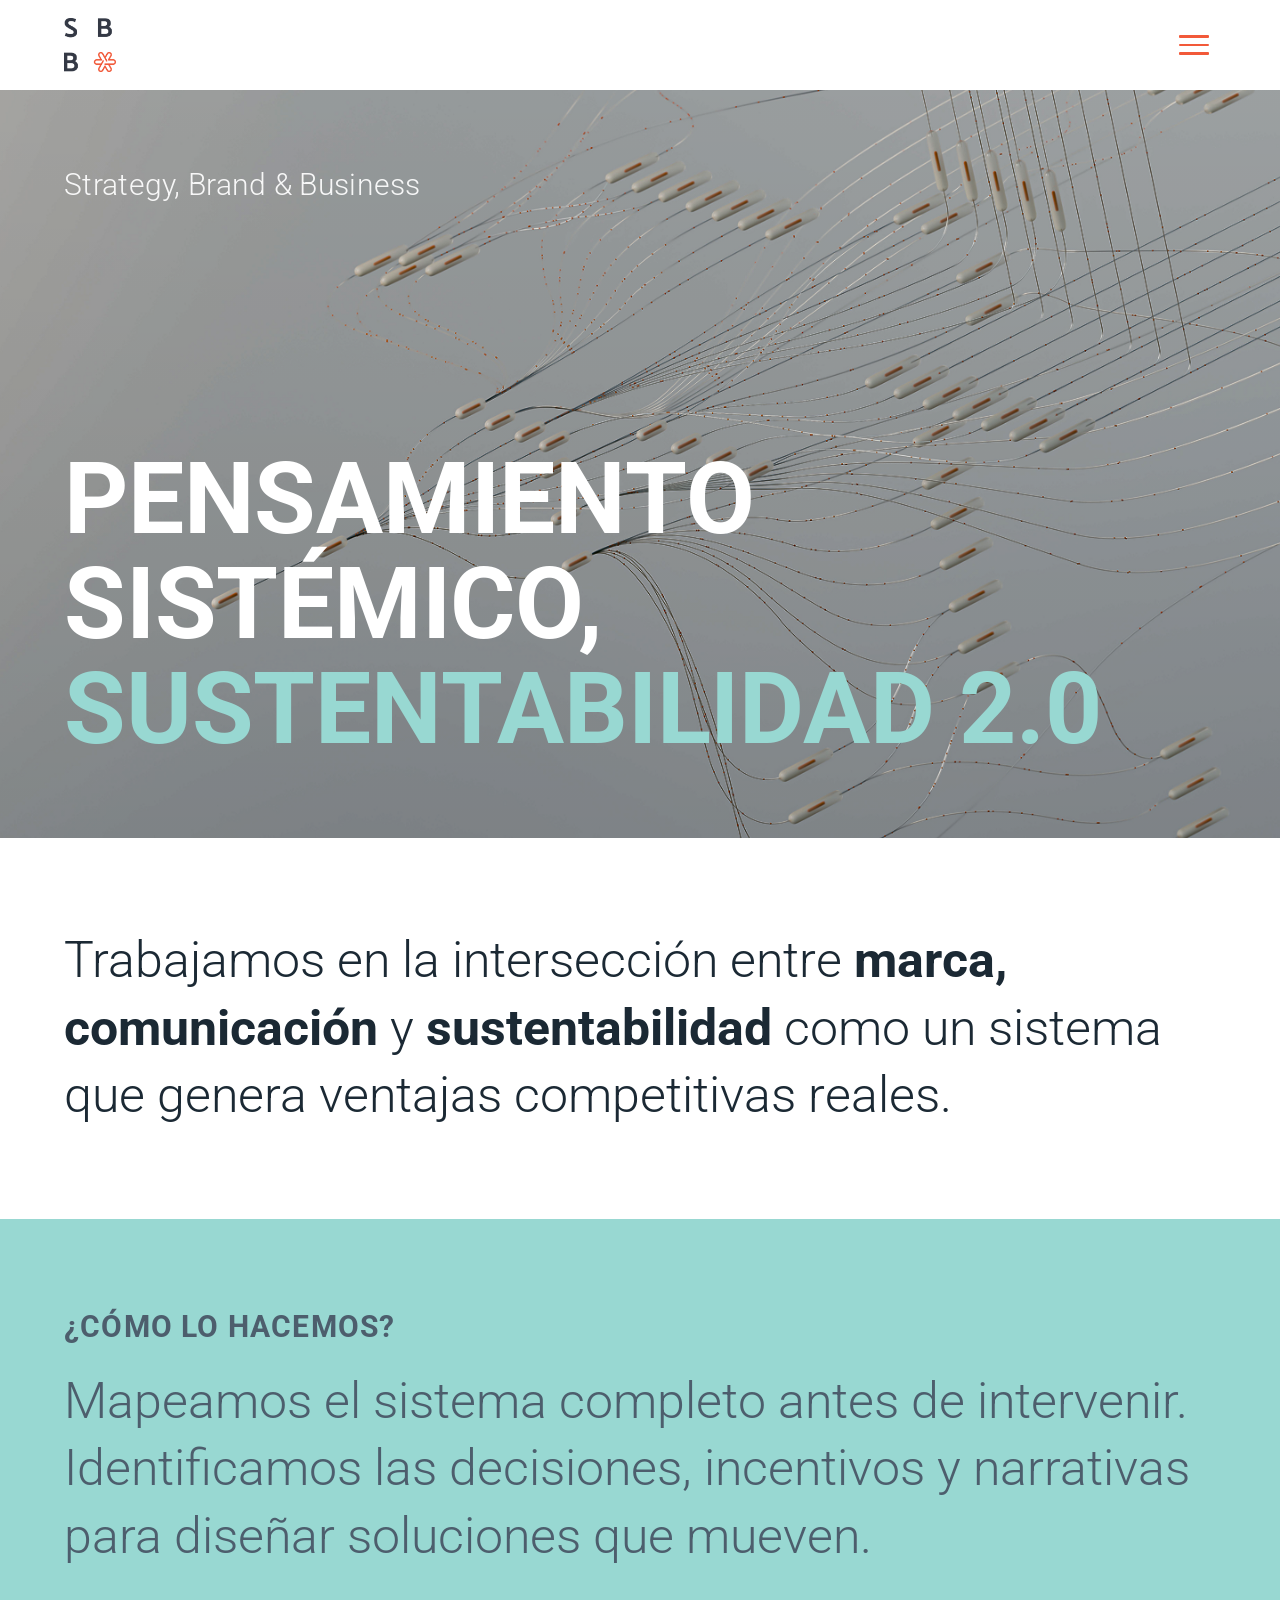
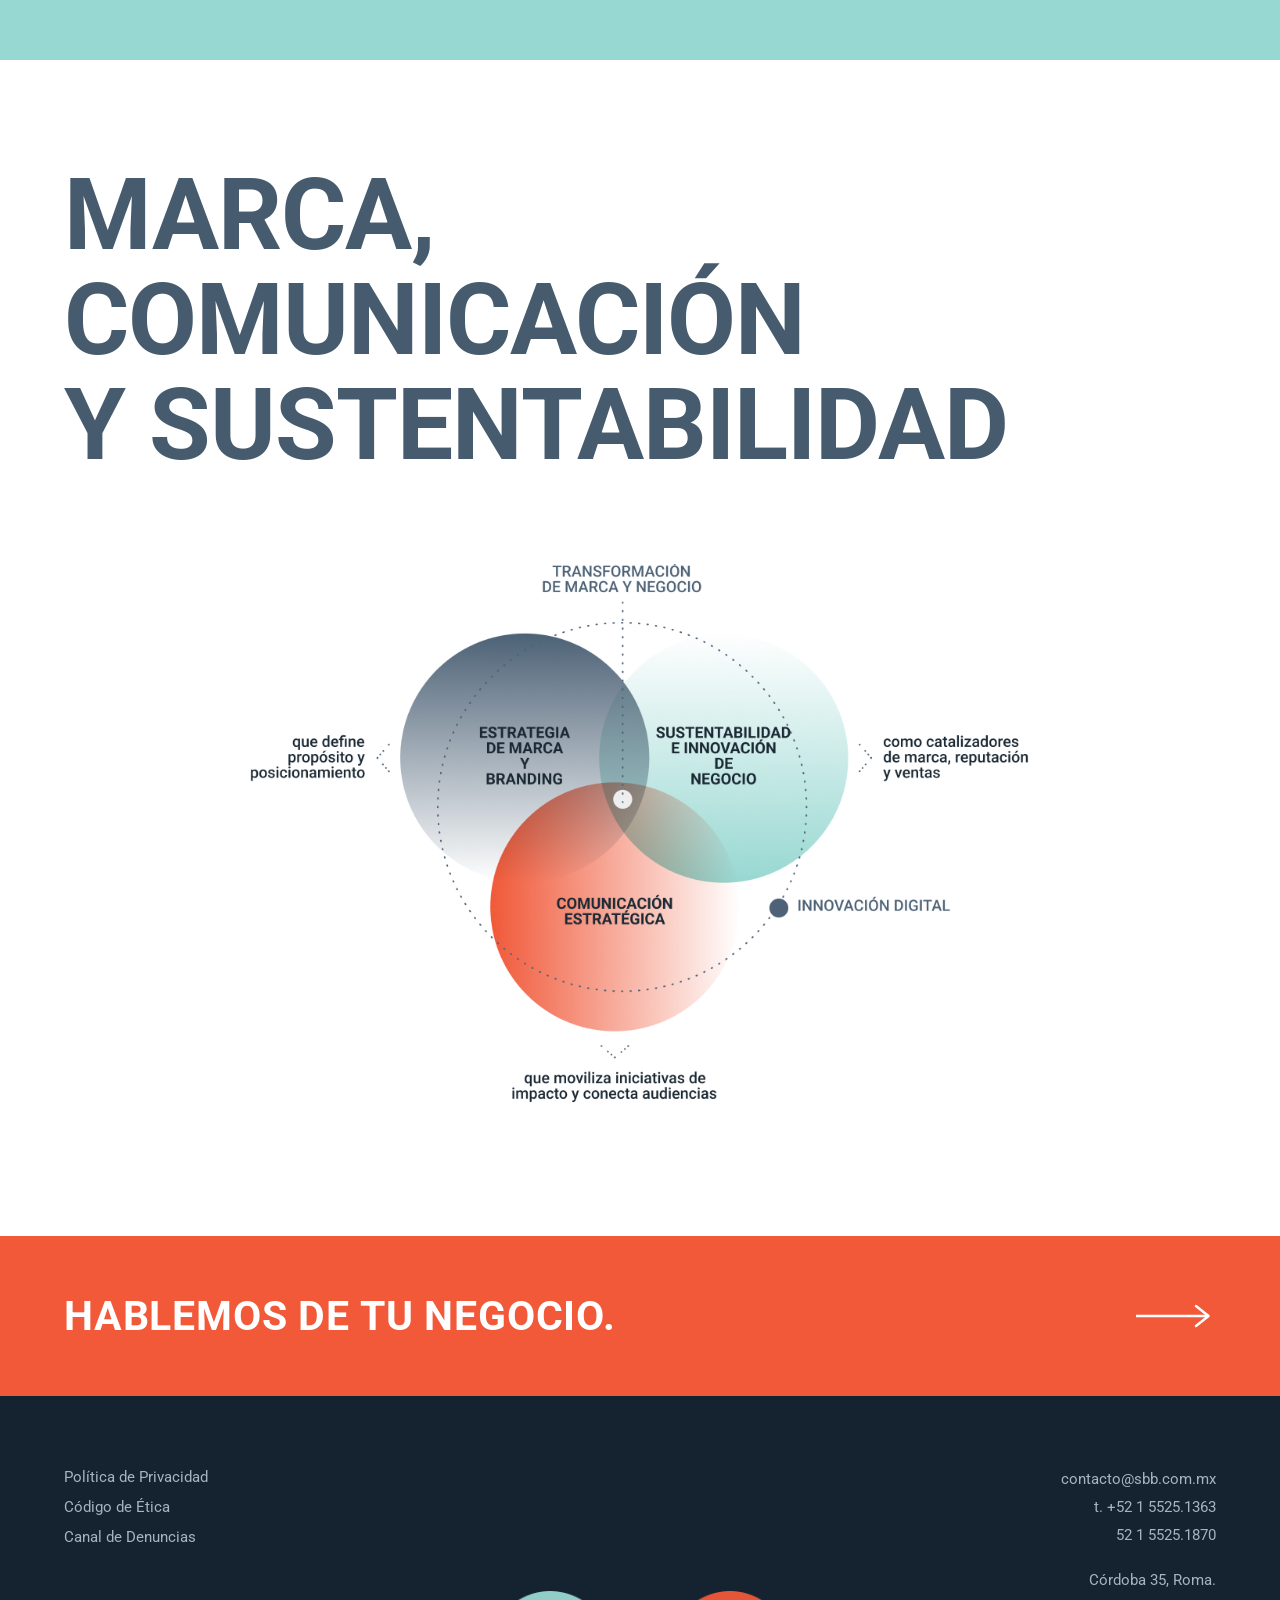
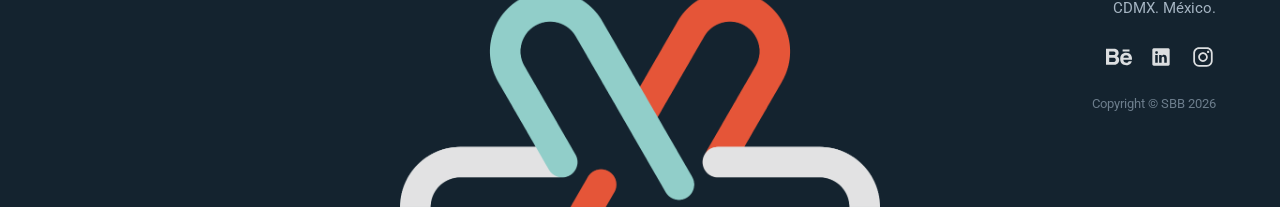
<file: index.html>
<!DOCTYPE html>
<html lang="es">

<head>
  <meta charset="UTF-8">
  <meta name="viewport" content="width=device-width, initial-scale=1.0">
  <title>SBB - Sustainability, Brand & Business | Pensamiento Sistémico, Sostenibilidad 2.0</title>
  <meta name="description"
    content="Trabajamos en la intersección de Marca, Sostenibilidad 2.0 e Innovación, como un solo sistema que genera ventajas competitivas reales.">
  <meta name="theme-color" content="#FFFFFF">

  <!-- CSS Stylesheets -->
  <link rel="stylesheet" href="css/styles.css">
  <link rel="icon" type="image/png" href="assets/00_Branding/SBB-2026-logo.png">
</head>

<body>
  <div class="app-container">

    <!-- Top Header Bar (All Viewports) -->
    <header class="mobile-header">
      <a href="index.html" class="brand-logo" aria-label="Inicio SBB">
        <img src="assets/00_Branding/SBB-2026-logo.png" alt="SBB Logo">
      </a>
      <button class="mobile-menu-toggle" id="mobileMenuToggle" aria-label="Abrir menú de navegación">
        <span></span>
        <span></span>
        <span></span>
      </button>
    </header>

    <!-- Navigation Drawer (Deploys via Hamburger Icon) -->
    <nav class="mobile-nav-drawer" id="mobileNavDrawer" aria-label="Navegación principal">
      <ul class="nav-menu">
        <li class="nav-item active"><a href="#hero" class="mobile-nav-link">Nosotros</a></li>
        <li class="nav-item"><a href="servicios.html" class="mobile-nav-link">Servicios</a></li>
        <li class="nav-item"><a href="proyectos.html" class="mobile-nav-link">Proyectos</a></li>
        <li class="nav-item"><a href="equipo.html" class="mobile-nav-link">Equipo</a></li>
        <li class="nav-item"><a href="sustentabilidad.html" class="mobile-nav-link">Sustentabilidad</a></li>
      </ul>
    </nav>

    <!-- Main Content Stream -->
    <main class="main-content">

      <!-- Section 1: Hero -->
      <section class="hero-section" id="hero">
        <!-- Banner Image with Overlay Content -->
        <div class="hero-banner-container">
          <img src="assets/01_Inicio/Banner-inicio.png" alt="Pensamiento Sistémico, Sustentabilidad 2.0"
            class="hero-banner-img">
          <div class="hero-content">
            <p class="hero-tagline reveal-on-scroll">Strategy, Brand &amp; Business</p>
            <h1 class="hero-title reveal-on-scroll delay-1">
              <span class="hero-title-main">PENSAMIENTO<br>SISTÉMICO,</span>
              <span class="hero-title-highlight">SUSTENTABILIDAD 2.0</span>
            </h1>
          </div>
        </div>

        <!-- Statement under banner -->
        <div class="hero-statement reveal-on-scroll delay-2">
          <p class="hero-statement-text">
            Trabajamos en la intersección entre <strong>marca,</strong>
            <strong>comunicación</strong> y <strong>sustentabilidad</strong> como un
            sistema que genera ventajas competitivas reales.
          </p>
        </div>
      </section>

      <!-- Section 2: ¿Cómo lo Hacemos? + Marca, Comunicación y Sustentabilidad -->
      <section class="como-section" id="como-lo-hacemos">
        <!-- Mint Section Bar -->
        <div class="section-bar section-bar-mint">
          <h2 class="reveal-on-scroll">¿CÓMO LO HACEMOS?</h2>
          <p class="section-bar-text reveal-on-scroll delay-1">
            Mapeamos el sistema completo antes de intervenir. Identificamos las decisiones,
            incentivos y narrativas para diseñar soluciones que mueven.
          </p>
        </div>

        <!-- Ambitos Content -->
        <div class="ambitos-content">
          <h2 class="ambitos-title reveal-on-scroll">
            MARCA,<br>
            COMUNICACIÓN<br>
            Y SUSTENTABILIDAD
          </h2>

          <div class="sistema-diagram-wrapper reveal-on-scroll delay-1">
            <img src="assets/01_Inicio/sbb-sistema.png"
              alt="Diagrama: Estrategia de Marca y Branding, Sustentabilidad e Innovación de Negocio, Comunicación Estratégica"
              class="sistema-diagram-img">
          </div>
        </div>
      </section>

      <!-- Section 4: Call to Action Banner -->
      <section class="cta-section" id="contacto">
        <a href="#contacto-modal" class="cta-banner open-modal-btn" role="button"
          aria-label="Abrir formulario de contacto">
          <h2 class="cta-title">HABLEMOS DE TU NEGOCIO.</h2>
          <div class="cta-arrow" aria-hidden="true">
            <svg viewBox="0 0 64 24" fill="none" stroke="currentColor">
              <line x1="0" y1="12" x2="58" y2="12" stroke-width="2" />
              <polyline points="48 4 58 12 48 20" stroke-width="2" stroke-linecap="round" stroke-linejoin="round" />
            </svg>
          </div>
        </a>
      </section>

      <!-- Section 5: Footer -->
      <footer class="footer-section" id="footer">
        <div class="footer-grid">
          <!-- Left Column: Legal -->
          <div class="footer-col-left">
            <a href="#privacidad" class="footer-link">Política de Privacidad</a>
            <a href="#etica" class="footer-link">Código de Ética</a>
            <a href="#denuncias" class="footer-link">Canal de Denuncias</a>
          </div>

          <!-- Right Column: Contact info & Copyright -->
          <div class="footer-col-right">
            <p class="footer-contact-item"><a href="mailto:contacto@sbb.com.mx"
                class="footer-link">contacto@sbb.com.mx</a></p>
            <p class="footer-contact-item">t. +52 1 5525.1363</p>
            <p class="footer-contact-item">52 1 5525.1870</p>
            <div class="footer-spacer"></div>
            <p class="footer-contact-item">Córdoba 35, Roma.</p>
            <p class="footer-contact-item">CDMX. México.</p>
            <div class="footer-social-links">
              <a href="https://www.behance.net/SBB" target="_blank" rel="noopener noreferrer" aria-label="Behance SBB">
                <img src="assets/00_Branding/behance-icon.svg" alt="Behance" class="social-icon">
              </a>
              <a href="https://www.linkedin.com/company/savitzkymx" target="_blank" rel="noopener noreferrer"
                aria-label="LinkedIn SBB">
                <img src="assets/00_Branding/linkedin-icon.svg" alt="LinkedIn" class="social-icon">
              </a>
              <a href="https://www.instagram.com/sbb_mx/" target="_blank" rel="noopener noreferrer"
                aria-label="Instagram SBB">
                <img src="assets/00_Branding/instagram-icon.svg" alt="Instagram" class="social-icon">
              </a>
            </div>
            <p class="footer-copyright">Copyright © SBB 2026</p>
          </div>
        </div>

        <!-- Bottom Logo Matatena Graphic -->
        <div class="footer-matatena-container">
          <img src="assets/00_Branding/matatena-footer.png" alt="SBB Matatena Graphic" class="footer-matatena-img">
        </div>
      </footer>

    </main>
  </div>

  <!-- Contact Modal -->
  <div class="modal-overlay" id="contactModal" aria-hidden="true" role="dialog" aria-labelledby="modalTitle">
    <div class="modal-card">
      <button class="modal-close-btn" id="closeModalBtn" aria-label="Cerrar ventana emergente">&times;</button>

      <div class="modal-header">
        <h3 class="modal-title" id="modalTitle">Hablemos de tu negocio.</h3>
        <p class="modal-subtitle">Cuéntanos sobre tus retos de marca, sostenibilidad e innovación.</p>
      </div>

      <form class="contact-form" id="contactForm">
        <div class="form-group">
          <label for="name">Nombre completo</label>
          <input type="text" id="name" class="form-input" placeholder="Ej. Ana García" required>
        </div>

        <div class="form-group">
          <label for="email">Correo electrónico</label>
          <input type="email" id="email" class="form-input" placeholder="ana@empresa.com" required>
        </div>

        <div class="form-group">
          <label for="area">Ámbito de Interés</label>
          <select id="area" class="form-select" required>
            <option value="" disabled selected>Selecciona una opción</option>
            <option value="branding">Estrategia de Marca & Branding</option>
            <option value="sostenibilidad">Sustentabilidad e Innovación de Negocio</option>
            <option value="comunicacion">Comunicación Estratégica</option>
            <option value="digital">Innovación Digital</option>
            <option value="integral">Transformación Integral</option>
          </select>
        </div>

        <div class="form-group">
          <label for="message">Mensaje</label>
          <textarea id="message" class="form-textarea" placeholder="Describe brevemente tus objetivos..."
            required></textarea>
        </div>

        <button type="submit" class="form-submit-btn">Enviar Mensaje</button>
      </form>

      <div class="form-success-msg" id="formSuccessMsg">
        ¡Muchas gracias por contactarnos! Nos pondremos en contacto contigo a la brevedad.
      </div>
    </div>
  </div>

  <!-- JavaScript -->
  <script src="js/main.js"></script>
</body>

</html>
</file>
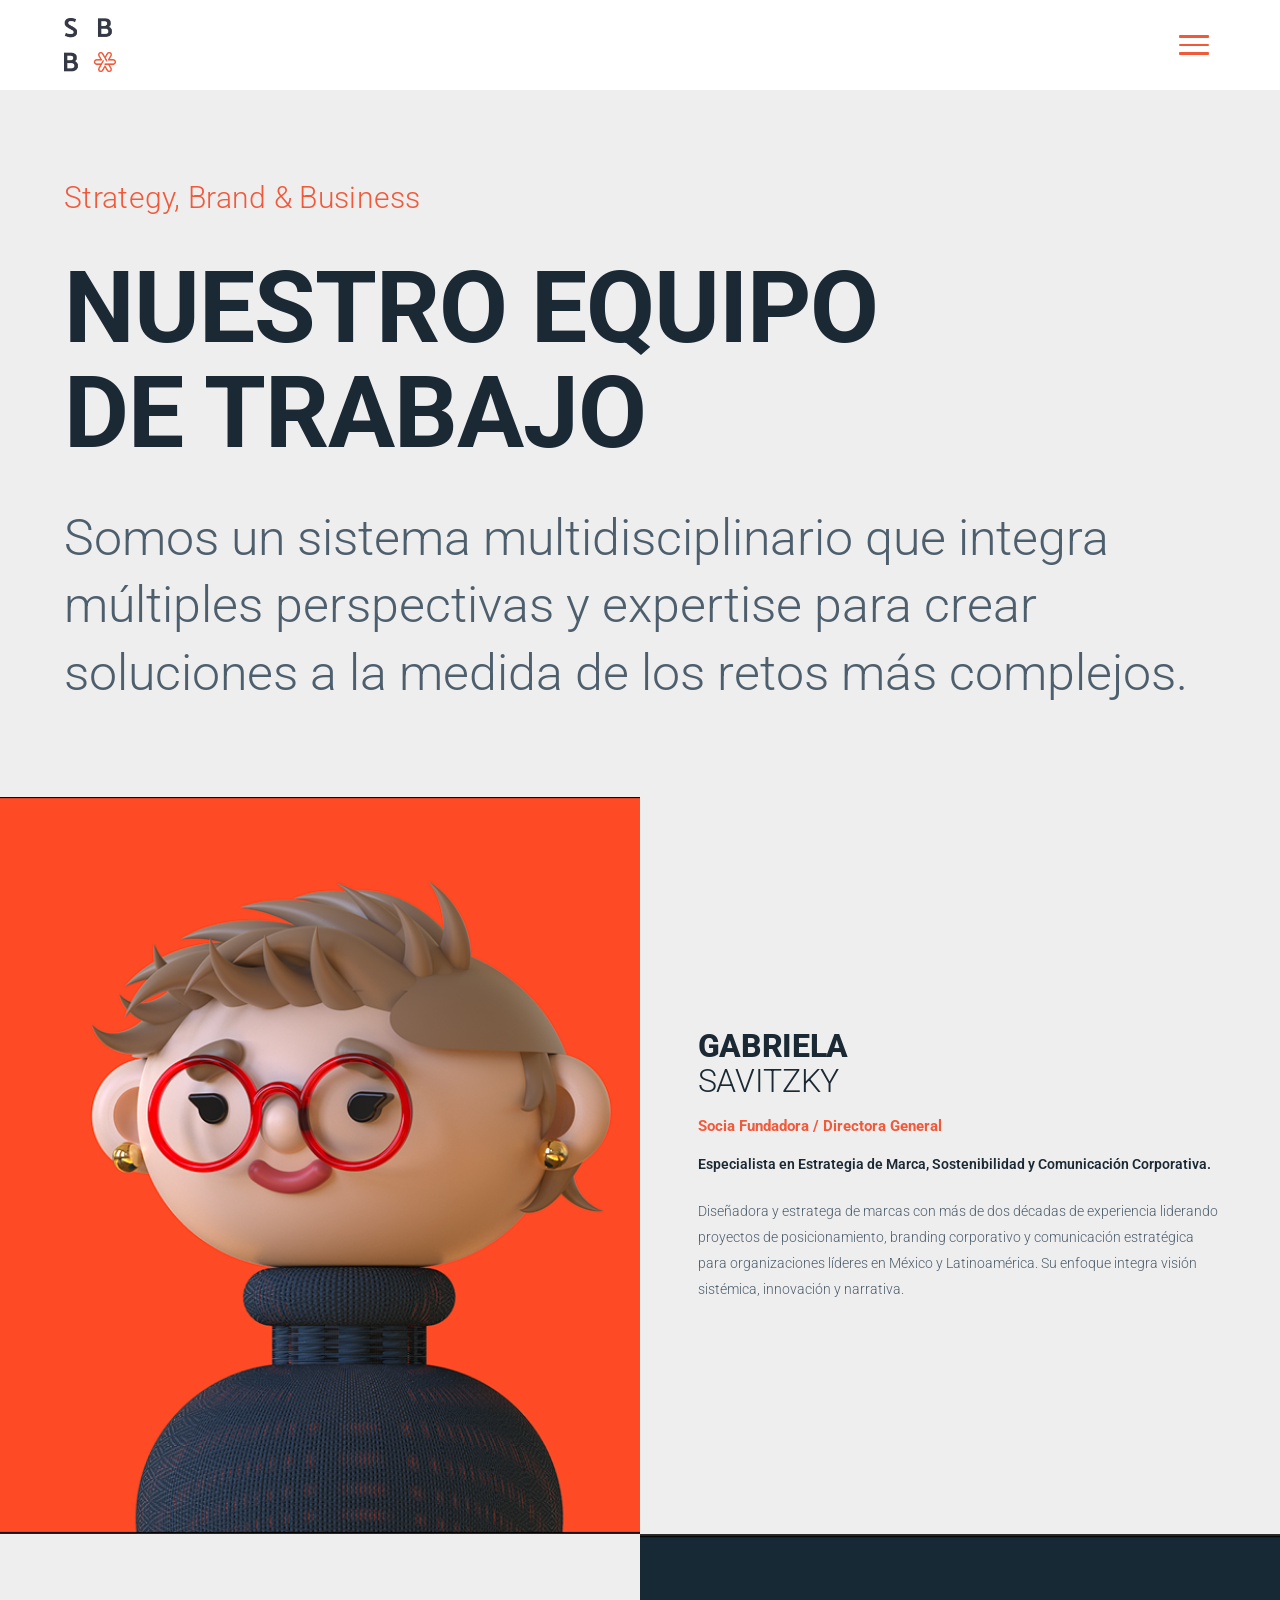
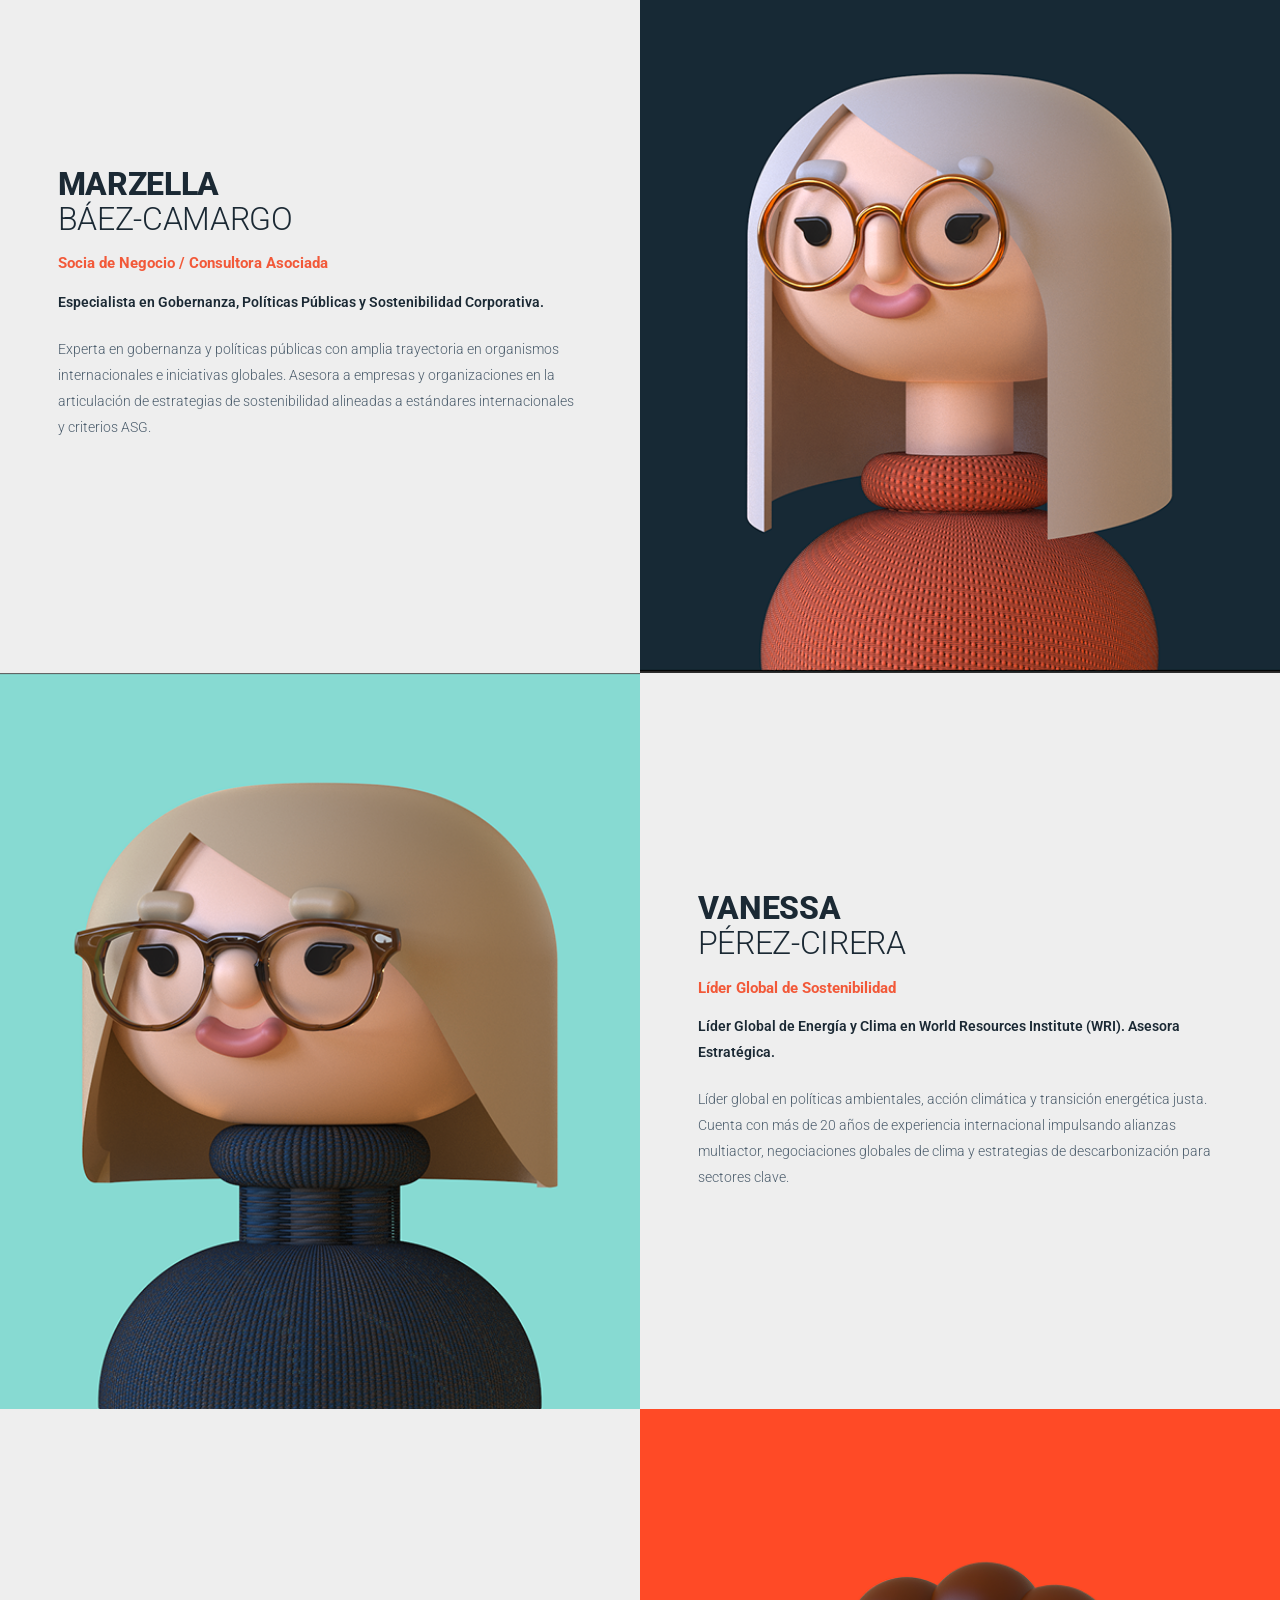
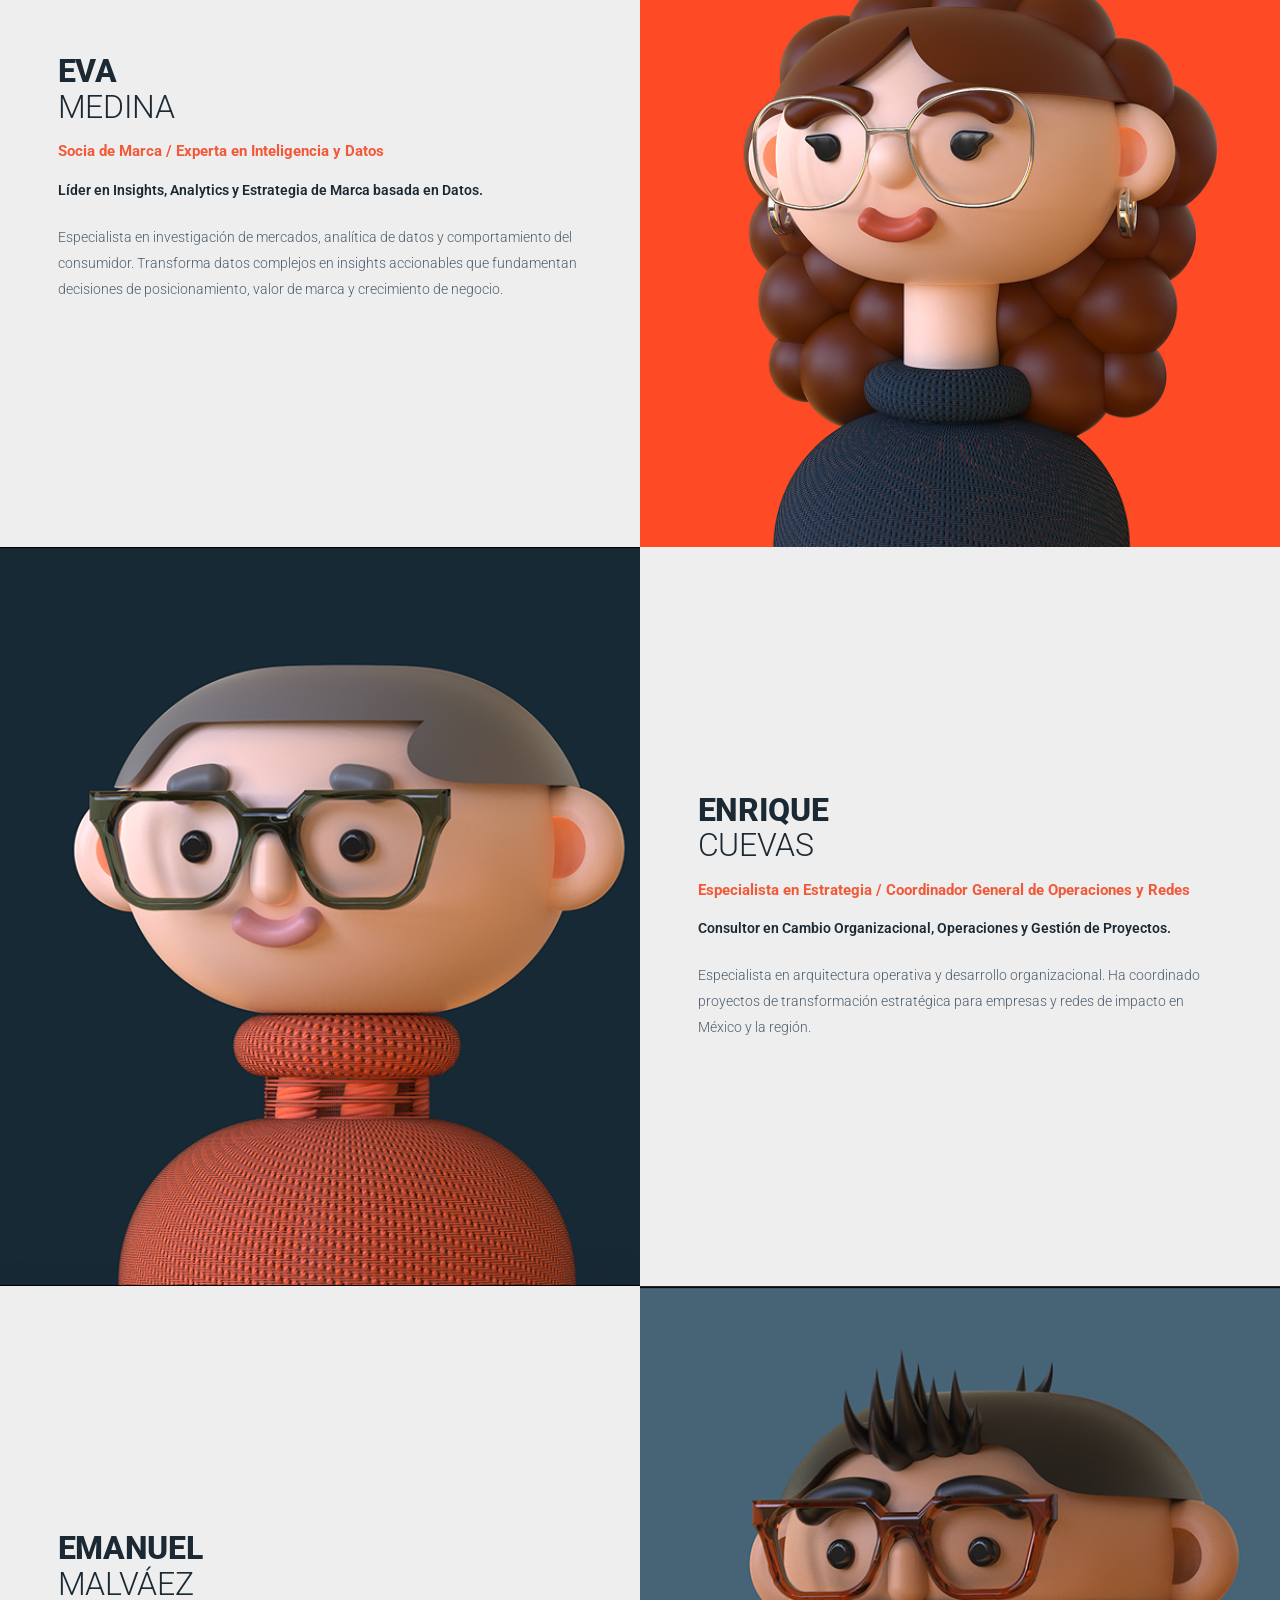
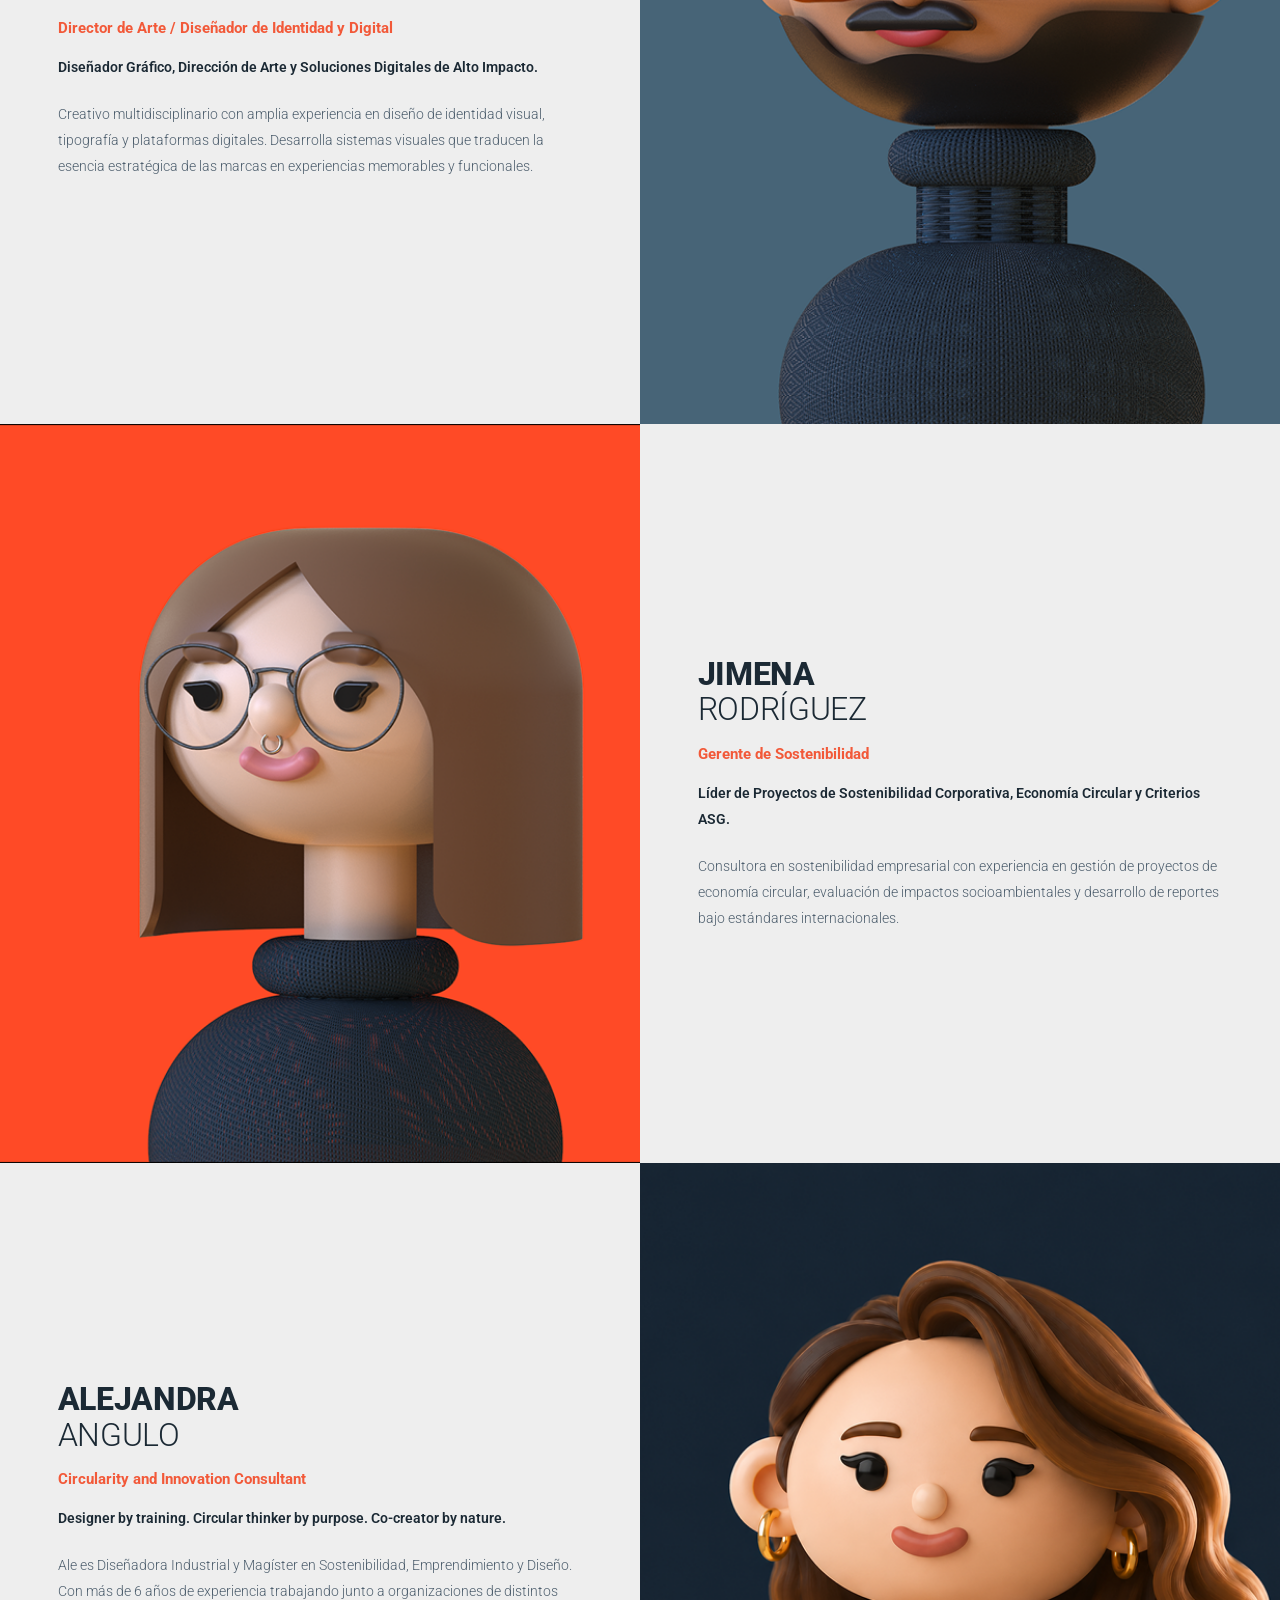
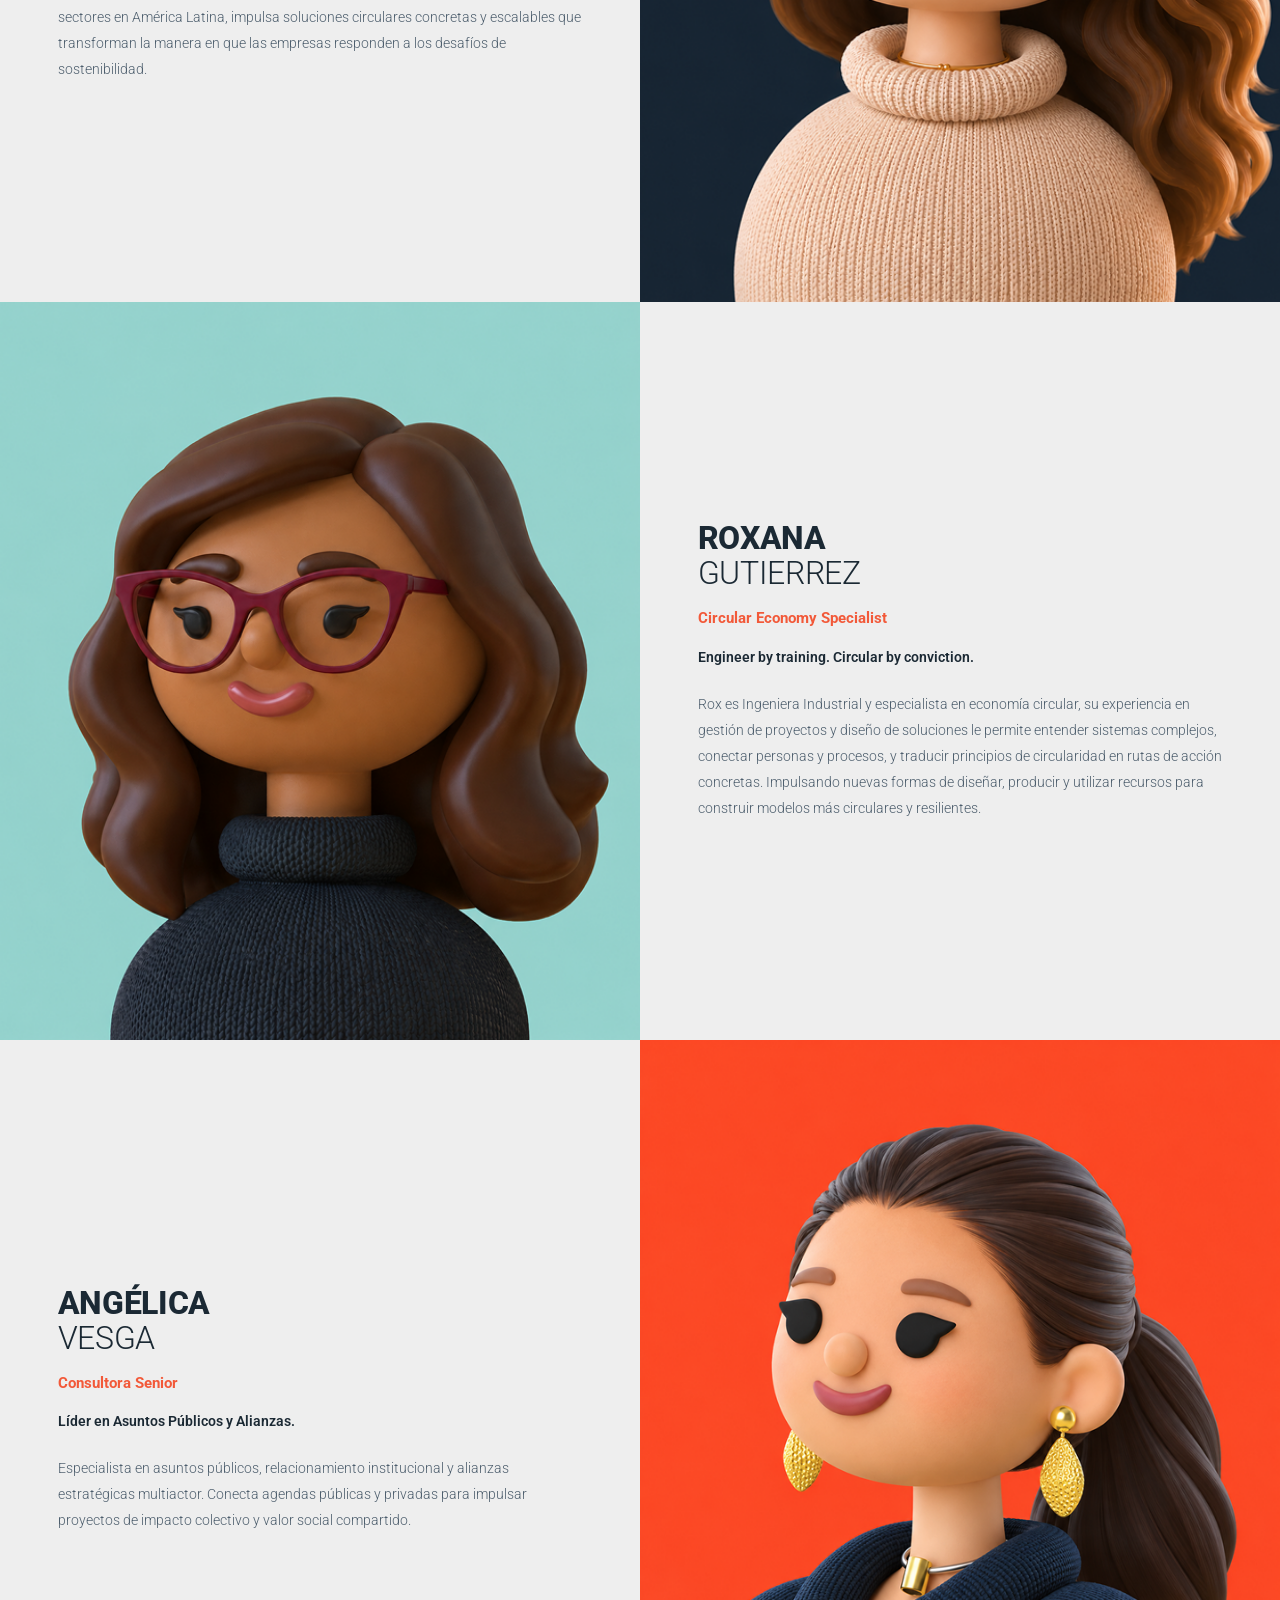
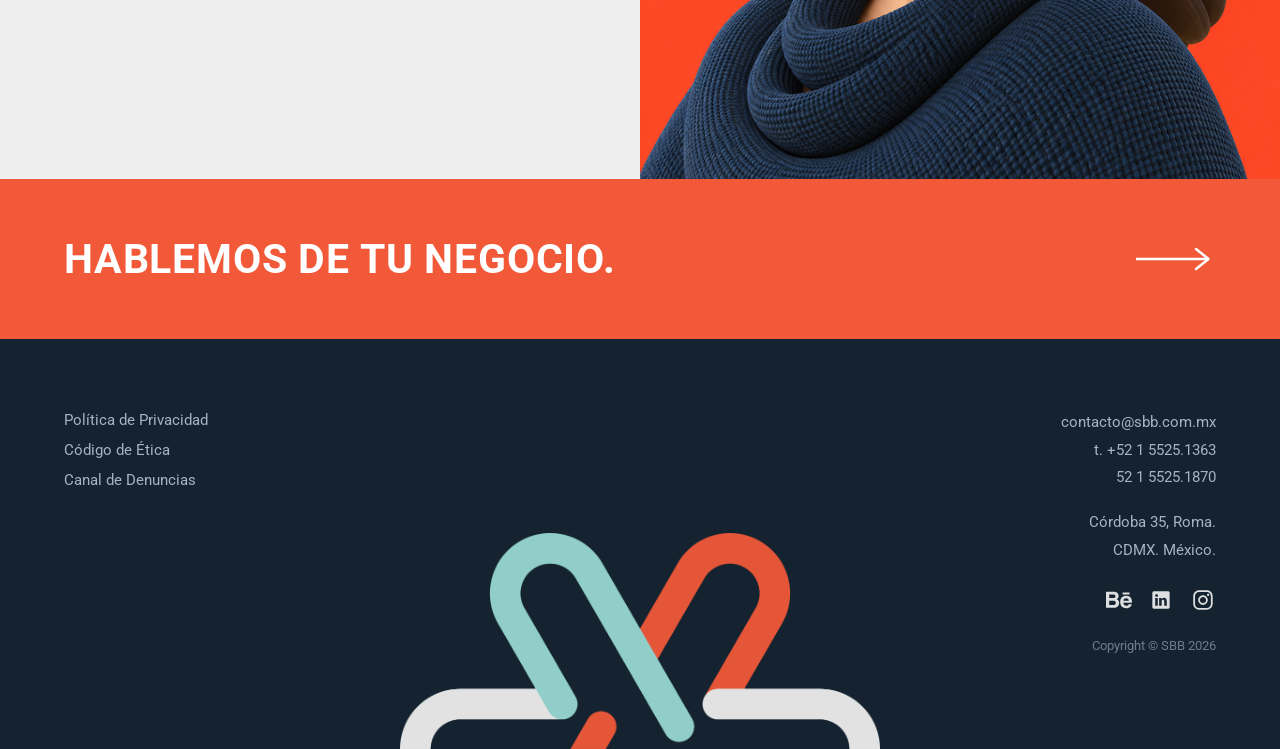
<file: equipo.html>
<!DOCTYPE html>
<html lang="es">

<head>
  <meta charset="UTF-8">
  <meta name="viewport" content="width=device-width, initial-scale=1.0">
  <title>Nuestro Equipo de Trabajo | SBB - Sustainability, Brand &amp; Business</title>
  <meta name="description"
    content="Conoce al equipo de SBB: Gabriela Savitzky, Marzella Báez-Camargo, Vanessa Pérez-Cirera, Eva Medina, Enrique Cuevas, Emanuel Malváez, Jimena Rodríguez, Alejandra Angulo, Roxana Gutiérrez y Angélica Vesga.">
  <meta name="theme-color" content="#FFFFFF">

  <!-- CSS Stylesheets -->
  <link rel="stylesheet" href="css/styles.css">
  <link rel="icon" type="image/png" href="assets/00_Branding/SBB-2026-logo.png">
</head>

<body class="equipo-page">
  <div class="app-container">

    <!-- Top Header Bar (All Viewports) -->
    <header class="mobile-header">
      <a href="index.html" class="brand-logo" aria-label="Inicio SBB">
        <img src="assets/00_Branding/SBB-2026-logo.png" alt="SBB Logo">
      </a>
      <button class="mobile-menu-toggle" id="mobileMenuToggle" aria-label="Abrir menú de navegación">
        <span></span>
        <span></span>
        <span></span>
      </button>
    </header>

    <!-- Navigation Drawer (Deploys via Hamburger Icon) -->
    <nav class="mobile-nav-drawer" id="mobileNavDrawer" aria-label="Navegación principal">
      <ul class="nav-menu">
        <li class="nav-item"><a href="index.html#hero" class="mobile-nav-link">Nosotros</a></li>
        <li class="nav-item"><a href="servicios.html" class="mobile-nav-link">Servicios</a></li>
        <li class="nav-item"><a href="proyectos.html" class="mobile-nav-link">Proyectos</a></li>
        <li class="nav-item active"><a href="equipo.html" class="mobile-nav-link">Equipo</a></li>
        <li class="nav-item"><a href="sustentabilidad.html" class="mobile-nav-link">Sustentabilidad</a></li>
      </ul>
    </nav>

    <!-- Main Content Stream -->
    <main class="main-content">

      <!-- Section 1: Hero Header -->
      <section class="equipo-hero-section" id="hero">
        <div class="equipo-hero-header">
          <p class="hero-tagline reveal-on-scroll">Strategy, Brand &amp; Business</p>
          <h1 class="equipo-hero-title reveal-on-scroll delay-1">
            NUESTRO EQUIPO<br>
            DE TRABAJO
          </h1>
          <p class="equipo-hero-description reveal-on-scroll delay-2">
            Somos un sistema multidisciplinario que integra múltiples perspectivas y expertise para crear soluciones a la medida de los retos más complejos.
          </p>
        </div>
      </section>

      <!-- Section 2: Team Members Stream (Alternating Rows) -->
      <section class="equipo-stream-section" id="integrantes">

        <!-- Member 1: Gabriela Savitzky (Avatar Left) -->
        <article class="equipo-row reveal-on-scroll">
          <div class="equipo-avatar-col">
            <img src="assets/04_Equipo/Avatar-Gabriela.png" alt="Gabriela Savitzky" class="equipo-avatar-img" loading="lazy">
          </div>
          <div class="equipo-info-col">
            <h2 class="equipo-name">GABRIELA<br><span class="equipo-surname">SAVITZKY</span></h2>
            <p class="equipo-role">Socia Fundadora / Directora General</p>
            <p class="equipo-subtitle">Especialista en Estrategia de Marca, Sostenibilidad y Comunicación Corporativa.</p>
            <p class="equipo-bio">Diseñadora y estratega de marcas con más de dos décadas de experiencia liderando proyectos de posicionamiento, branding corporativo y comunicación estratégica para organizaciones líderes en México y Latinoamérica. Su enfoque integra visión sistémica, innovación y narrativa.</p>
          </div>
        </article>

        <!-- Member 2: Marzella Báez-Camargo (Avatar Right) -->
        <article class="equipo-row equipo-row-reverse reveal-on-scroll">
          <div class="equipo-avatar-col">
            <img src="assets/04_Equipo/Avatar-Marzella.png" alt="Marzella Báez-Camargo" class="equipo-avatar-img" loading="lazy">
          </div>
          <div class="equipo-info-col">
            <h2 class="equipo-name">MARZELLA<br><span class="equipo-surname">BÁEZ-CAMARGO</span></h2>
            <p class="equipo-role">Socia de Negocio / Consultora Asociada</p>
            <p class="equipo-subtitle">Especialista en Gobernanza, Políticas Públicas y Sostenibilidad Corporativa.</p>
            <p class="equipo-bio">Experta en gobernanza y políticas públicas con amplia trayectoria en organismos internacionales e iniciativas globales. Asesora a empresas y organizaciones en la articulación de estrategias de sostenibilidad alineadas a estándares internacionales y criterios ASG.</p>
          </div>
        </article>

        <!-- Member 3: Vanessa Pérez-Cirera (Avatar Left) -->
        <article class="equipo-row reveal-on-scroll">
          <div class="equipo-avatar-col">
            <img src="assets/04_Equipo/Avatar-Vanessa.png" alt="Vanessa Pérez-Cirera" class="equipo-avatar-img" loading="lazy">
          </div>
          <div class="equipo-info-col">
            <h2 class="equipo-name">VANESSA<br><span class="equipo-surname">PÉREZ-CIRERA</span></h2>
            <p class="equipo-role">Líder Global de Sostenibilidad</p>
            <p class="equipo-subtitle">Líder Global de Energía y Clima en World Resources Institute (WRI). Asesora Estratégica.</p>
            <p class="equipo-bio">Líder global en políticas ambientales, acción climática y transición energética justa. Cuenta con más de 20 años de experiencia internacional impulsando alianzas multiactor, negociaciones globales de clima y estrategias de descarbonización para sectores clave.</p>
          </div>
        </article>

        <!-- Member 4: Eva Medina (Avatar Right) -->
        <article class="equipo-row equipo-row-reverse reveal-on-scroll">
          <div class="equipo-avatar-col">
            <img src="assets/04_Equipo/Avatar-Eva.png" alt="Eva Medina" class="equipo-avatar-img" loading="lazy">
          </div>
          <div class="equipo-info-col">
            <h2 class="equipo-name">EVA<br><span class="equipo-surname">MEDINA</span></h2>
            <p class="equipo-role">Socia de Marca / Experta en Inteligencia y Datos</p>
            <p class="equipo-subtitle">Líder en Insights, Analytics y Estrategia de Marca basada en Datos.</p>
            <p class="equipo-bio">Especialista en investigación de mercados, analítica de datos y comportamiento del consumidor. Transforma datos complejos en insights accionables que fundamentan decisiones de posicionamiento, valor de marca y crecimiento de negocio.</p>
          </div>
        </article>

        <!-- Member 5: Enrique Cuevas (Avatar Left) -->
        <article class="equipo-row reveal-on-scroll">
          <div class="equipo-avatar-col">
            <img src="assets/04_Equipo/Avatar-Enrique.png" alt="Enrique Cuevas" class="equipo-avatar-img" loading="lazy">
          </div>
          <div class="equipo-info-col">
            <h2 class="equipo-name">ENRIQUE<br><span class="equipo-surname">CUEVAS</span></h2>
            <p class="equipo-role">Especialista en Estrategia / Coordinador General de Operaciones y Redes</p>
            <p class="equipo-subtitle">Consultor en Cambio Organizacional, Operaciones y Gestión de Proyectos.</p>
            <p class="equipo-bio">Especialista en arquitectura operativa y desarrollo organizacional. Ha coordinado proyectos de transformación estratégica para empresas y redes de impacto en México y la región.</p>
          </div>
        </article>

        <!-- Member 6: Emanuel Malváez (Avatar Right) -->
        <article class="equipo-row equipo-row-reverse reveal-on-scroll">
          <div class="equipo-avatar-col">
            <img src="assets/04_Equipo/Avatar-Emanuel.png" alt="Emanuel Malváez" class="equipo-avatar-img" loading="lazy">
          </div>
          <div class="equipo-info-col">
            <h2 class="equipo-name">EMANUEL<br><span class="equipo-surname">MALVÁEZ</span></h2>
            <p class="equipo-role">Director de Arte / Diseñador de Identidad y Digital</p>
            <p class="equipo-subtitle">Diseñador Gráfico, Dirección de Arte y Soluciones Digitales de Alto Impacto.</p>
            <p class="equipo-bio">Creativo multidisciplinario con amplia experiencia en diseño de identidad visual, tipografía y plataformas digitales. Desarrolla sistemas visuales que traducen la esencia estratégica de las marcas en experiencias memorables y funcionales.</p>
          </div>
        </article>

        <!-- Member 7: Jimena Rodríguez (Avatar Left) -->
        <article class="equipo-row reveal-on-scroll">
          <div class="equipo-avatar-col">
            <img src="assets/04_Equipo/Avatar-Jimena.png" alt="Jimena Rodríguez" class="equipo-avatar-img" loading="lazy">
          </div>
          <div class="equipo-info-col">
            <h2 class="equipo-name">JIMENA<br><span class="equipo-surname">RODRÍGUEZ</span></h2>
            <p class="equipo-role">Gerente de Sostenibilidad</p>
            <p class="equipo-subtitle">Líder de Proyectos de Sostenibilidad Corporativa, Economía Circular y Criterios ASG.</p>
            <p class="equipo-bio">Consultora en sostenibilidad empresarial con experiencia en gestión de proyectos de economía circular, evaluación de impactos socioambientales y desarrollo de reportes bajo estándares internacionales.</p>
          </div>
        </article>

        <!-- Member 8: Alejandra Angulo (Avatar Right) -->
        <article class="equipo-row equipo-row-reverse reveal-on-scroll">
          <div class="equipo-avatar-col">
            <img src="assets/04_Equipo/Avatar-Alejandra.png" alt="Alejandra Angulo" class="equipo-avatar-img" loading="lazy">
          </div>
          <div class="equipo-info-col">
            <h2 class="equipo-name">ALEJANDRA<br><span class="equipo-surname">ANGULO</span></h2>
            <p class="equipo-role">Circularity and Innovation Consultant</p>
            <p class="equipo-subtitle">Designer by training. Circular thinker by purpose. Co-creator by nature.</p>
            <p class="equipo-bio">Ale es Diseñadora Industrial y Magíster en Sostenibilidad, Emprendimiento y Diseño. Con más de 6 años de experiencia trabajando junto a organizaciones de distintos sectores en América Latina, impulsa soluciones circulares concretas y escalables que transforman la manera en que las empresas responden a los desafíos de sostenibilidad.</p>
          </div>
        </article>

        <!-- Member 9: Roxana Gutiérrez (Avatar Left) -->
        <article class="equipo-row reveal-on-scroll">
          <div class="equipo-avatar-col">
            <img src="assets/04_Equipo/Avatar-Roxana.png" alt="Roxana Gutiérrez" class="equipo-avatar-img" loading="lazy">
          </div>
          <div class="equipo-info-col">
            <h2 class="equipo-name">ROXANA<br><span class="equipo-surname">GUTIERREZ</span></h2>
            <p class="equipo-role">Circular Economy Specialist</p>
            <p class="equipo-subtitle">Engineer by training. Circular by conviction.</p>
            <p class="equipo-bio">Rox es Ingeniera Industrial y especialista en economía circular, su experiencia en gestión de proyectos y diseño de soluciones le permite entender sistemas complejos, conectar personas y procesos, y traducir principios de circularidad en rutas de acción concretas. Impulsando nuevas formas de diseñar, producir y utilizar recursos para construir modelos más circulares y resilientes.</p>
          </div>
        </article>

        <!-- Member 10: Angélica Vesga (Avatar Right) -->
        <article class="equipo-row equipo-row-reverse reveal-on-scroll">
          <div class="equipo-avatar-col">
            <img src="assets/04_Equipo/Avatar-Angelica.png" alt="Angélica Vesga" class="equipo-avatar-img" loading="lazy">
          </div>
          <div class="equipo-info-col">
            <h2 class="equipo-name">ANGÉLICA<br><span class="equipo-surname">VESGA</span></h2>
            <p class="equipo-role">Consultora Senior</p>
            <p class="equipo-subtitle">Líder en Asuntos Públicos y Alianzas.</p>
            <p class="equipo-bio">Especialista en asuntos públicos, relacionamiento institucional y alianzas estratégicas multiactor. Conecta agendas públicas y privadas para impulsar proyectos de impacto colectivo y valor social compartido.</p>
          </div>
        </article>

      </section>

      <!-- Section 3: Call to Action Banner -->
      <section class="cta-section" id="contacto">
        <a href="#contacto-modal" class="cta-banner open-modal-btn" role="button"
          aria-label="Abrir formulario de contacto">
          <h2 class="cta-title">HABLEMOS DE TU NEGOCIO.</h2>
          <div class="cta-arrow" aria-hidden="true">
            <svg viewBox="0 0 64 24" fill="none" stroke="currentColor">
              <line x1="0" y1="12" x2="58" y2="12" stroke-width="2" />
              <polyline points="48 4 58 12 48 20" stroke-width="2" stroke-linecap="round" stroke-linejoin="round" />
            </svg>
          </div>
        </a>
      </section>

      <!-- Section 4: Footer -->
      <footer class="footer-section" id="footer">
        <div class="section-inner">
          <div class="footer-grid">
            <!-- Left Column: Legal -->
            <div class="footer-col footer-col-left">
              <a href="#privacidad" class="footer-link">Política de Privacidad</a>
              <a href="#etica" class="footer-link">Código de Ética</a>
              <a href="#denuncias" class="footer-link">Canal de Denuncias</a>
            </div>

            <!-- Right Column: Contact info & Copyright -->
            <div class="footer-col footer-col-right">
              <p class="footer-contact-item"><a href="mailto:contacto@sbb.com.mx" class="footer-link">contacto@sbb.com.mx</a></p>
              <p class="footer-contact-item">t. +52 1 5525.1363</p>
              <p class="footer-contact-item">52 1 5525.1870</p>
              <div class="footer-spacer"></div>
              <p class="footer-contact-item">Córdoba 35, Roma.</p>
              <p class="footer-contact-item">CDMX. México.</p>
              <div class="footer-social-links">
                <a href="https://www.behance.net/SBB" target="_blank" rel="noopener noreferrer" aria-label="Behance SBB">
                  <img src="assets/00_Branding/behance-icon.svg" alt="Behance" class="social-icon">
                </a>
                <a href="https://www.linkedin.com/company/savitzkymx" target="_blank" rel="noopener noreferrer" aria-label="LinkedIn SBB">
                  <img src="assets/00_Branding/linkedin-icon.svg" alt="LinkedIn" class="social-icon">
                </a>
                <a href="https://www.instagram.com/sbb_mx/" target="_blank" rel="noopener noreferrer" aria-label="Instagram SBB">
                  <img src="assets/00_Branding/instagram-icon.svg" alt="Instagram" class="social-icon">
                </a>
              </div>
              <p class="footer-copyright">Copyright © SBB 2026</p>
            </div>
          </div>

          <!-- Bottom Logo Matatena Graphic -->
          <div class="footer-matatena-container">
            <img src="assets/00_Branding/matatena-footer.png" alt="SBB Matatena Graphic" class="footer-matatena-img">
          </div>
        </div>
      </footer>

    </main>
  </div>

  <!-- Contact Modal -->
  <div class="modal-overlay" id="contactModal" aria-hidden="true" role="dialog" aria-labelledby="modalTitle">
    <div class="modal-card">
      <button class="modal-close-btn" id="closeModalBtn" aria-label="Cerrar ventana emergente">&times;</button>

      <div class="modal-header">
        <h3 class="modal-title" id="modalTitle">Hablemos de tu negocio.</h3>
        <p class="modal-subtitle">Cuéntanos sobre tus retos de marca, sostenibilidad e innovación.</p>
      </div>

      <form class="contact-form" id="contactForm">
        <div class="form-group">
          <label for="name">Nombre completo</label>
          <input type="text" id="name" class="form-input" placeholder="Ej. Ana García" required>
        </div>

        <div class="form-group">
          <label for="email">Correo electrónico</label>
          <input type="email" id="email" class="form-input" placeholder="ana@empresa.com" required>
        </div>

        <div class="form-group">
          <label for="area">Ámbito de Interés</label>
          <select id="area" class="form-select" required>
            <option value="" disabled selected>Selecciona una opción</option>
            <option value="branding">Estrategia de Marca &amp; Branding</option>
            <option value="sostenibilidad">Sustentabilidad e Innovación de Negocio</option>
            <option value="comunicacion">Comunicación Estratégica</option>
            <option value="digital">Innovación Digital</option>
            <option value="integral">Transformación Integral</option>
          </select>
        </div>

        <div class="form-group">
          <label for="message">Mensaje</label>
          <textarea id="message" class="form-textarea" placeholder="Describe brevemente tus objetivos..." required></textarea>
        </div>

        <button type="submit" class="form-submit-btn">Enviar Mensaje</button>
      </form>

      <div class="form-success-msg" id="formSuccessMsg">
        ¡Muchas gracias por contactarnos! Nos pondremos en contacto contigo a la brevedad.
      </div>
    </div>
  </div>

  <!-- JavaScript -->
  <script src="js/main.js"></script>
</body>

</html>
</file>
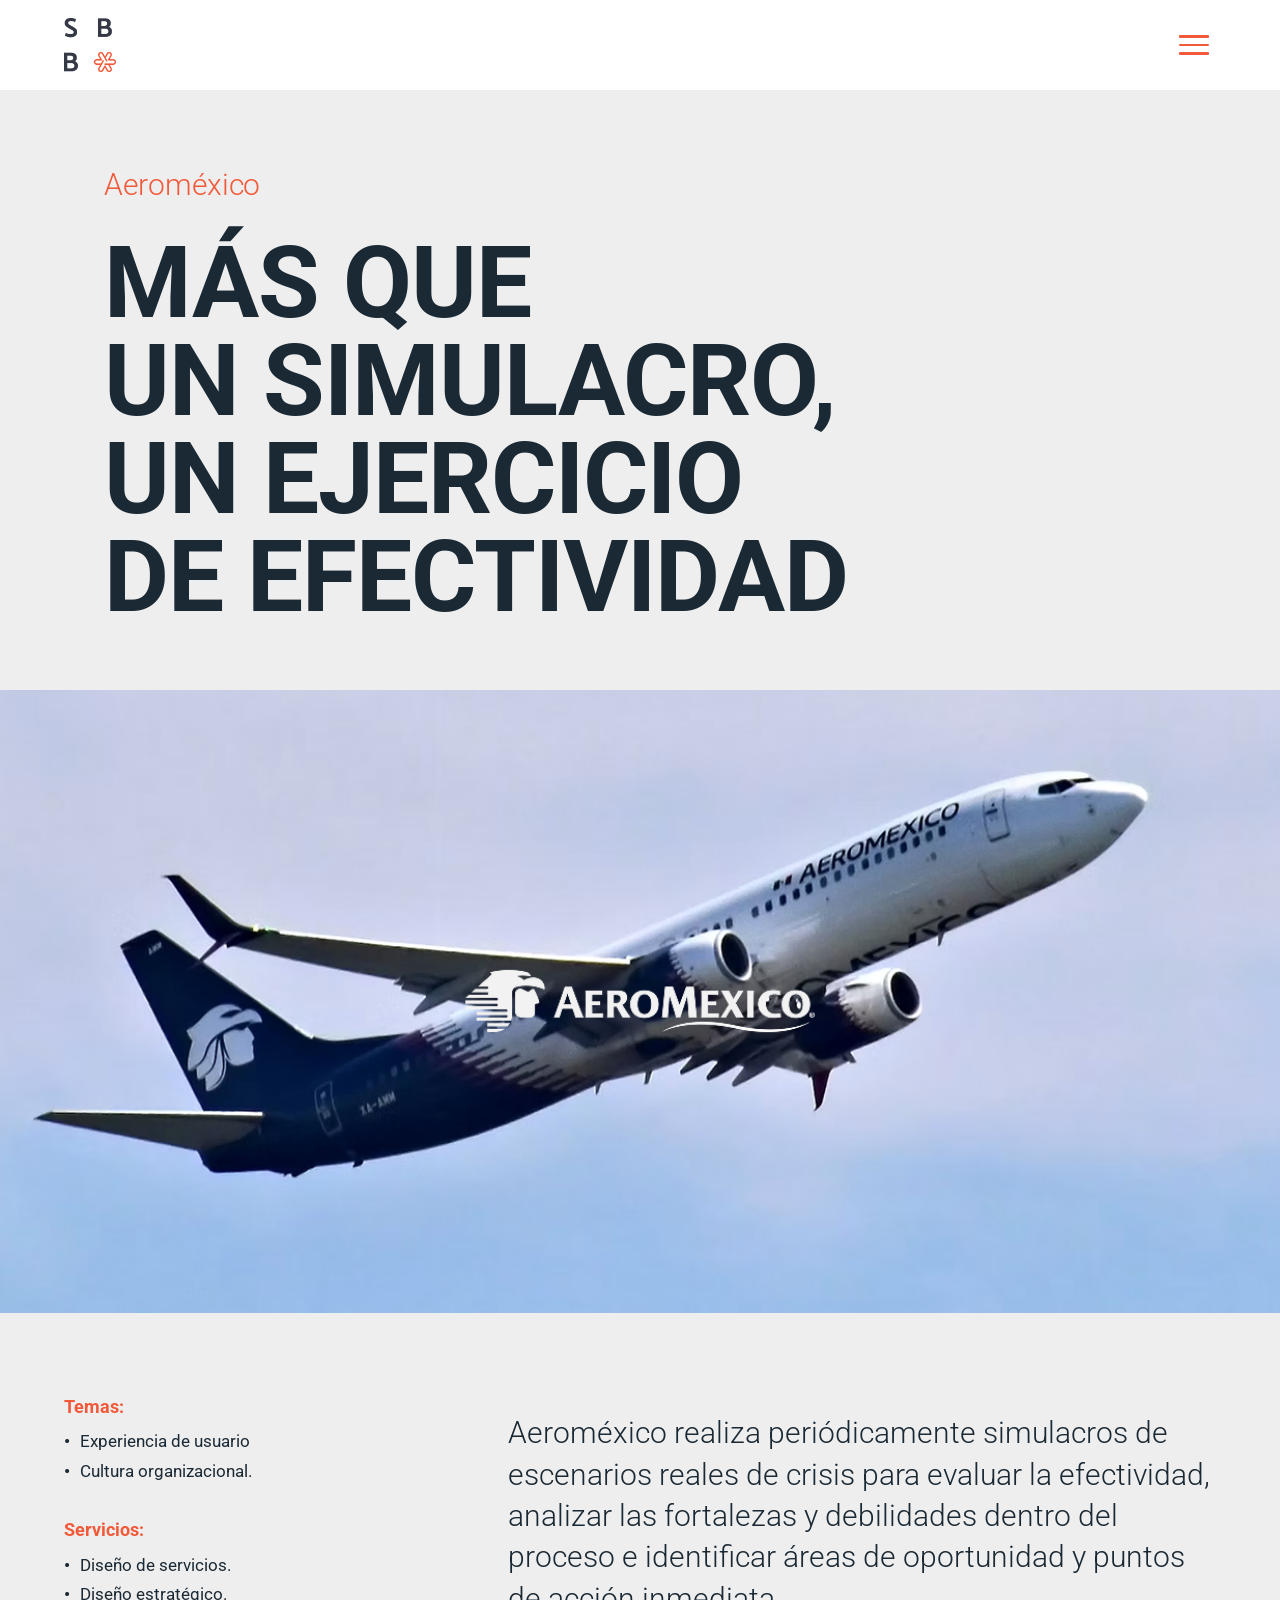
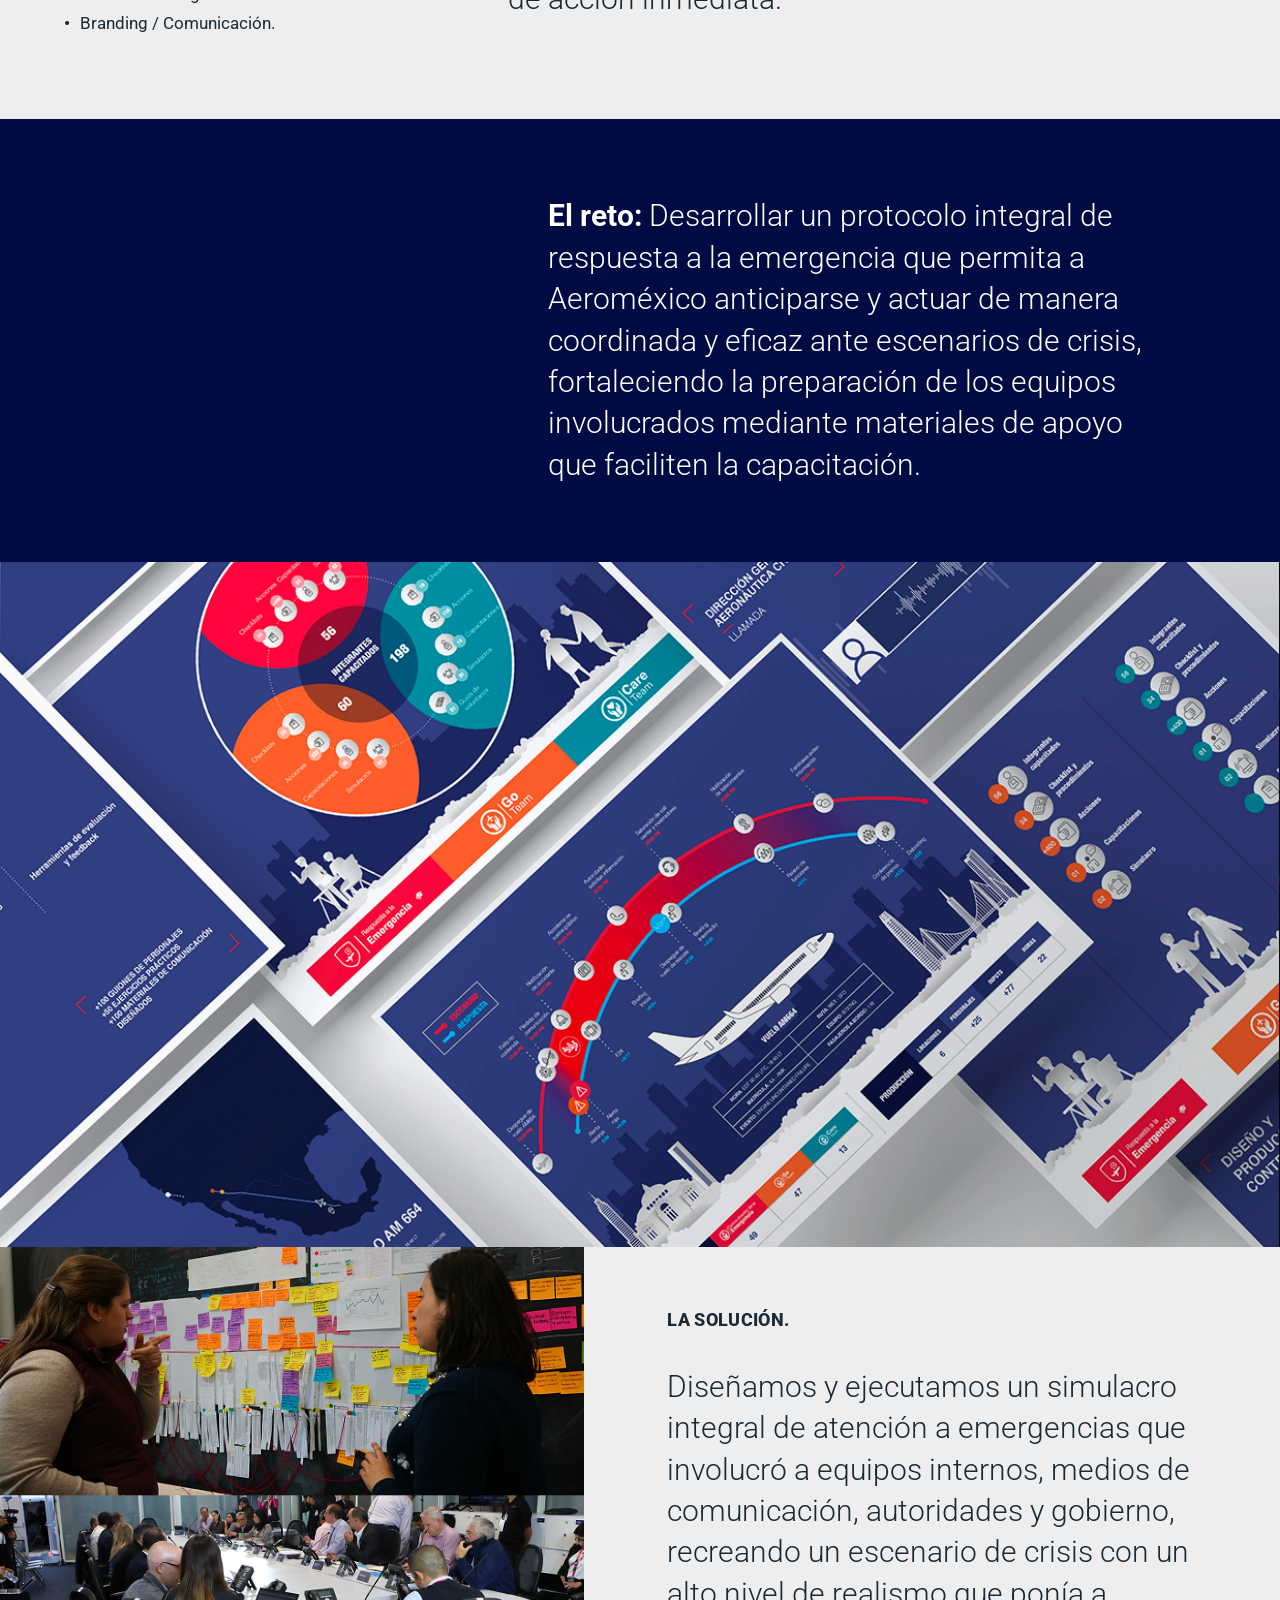
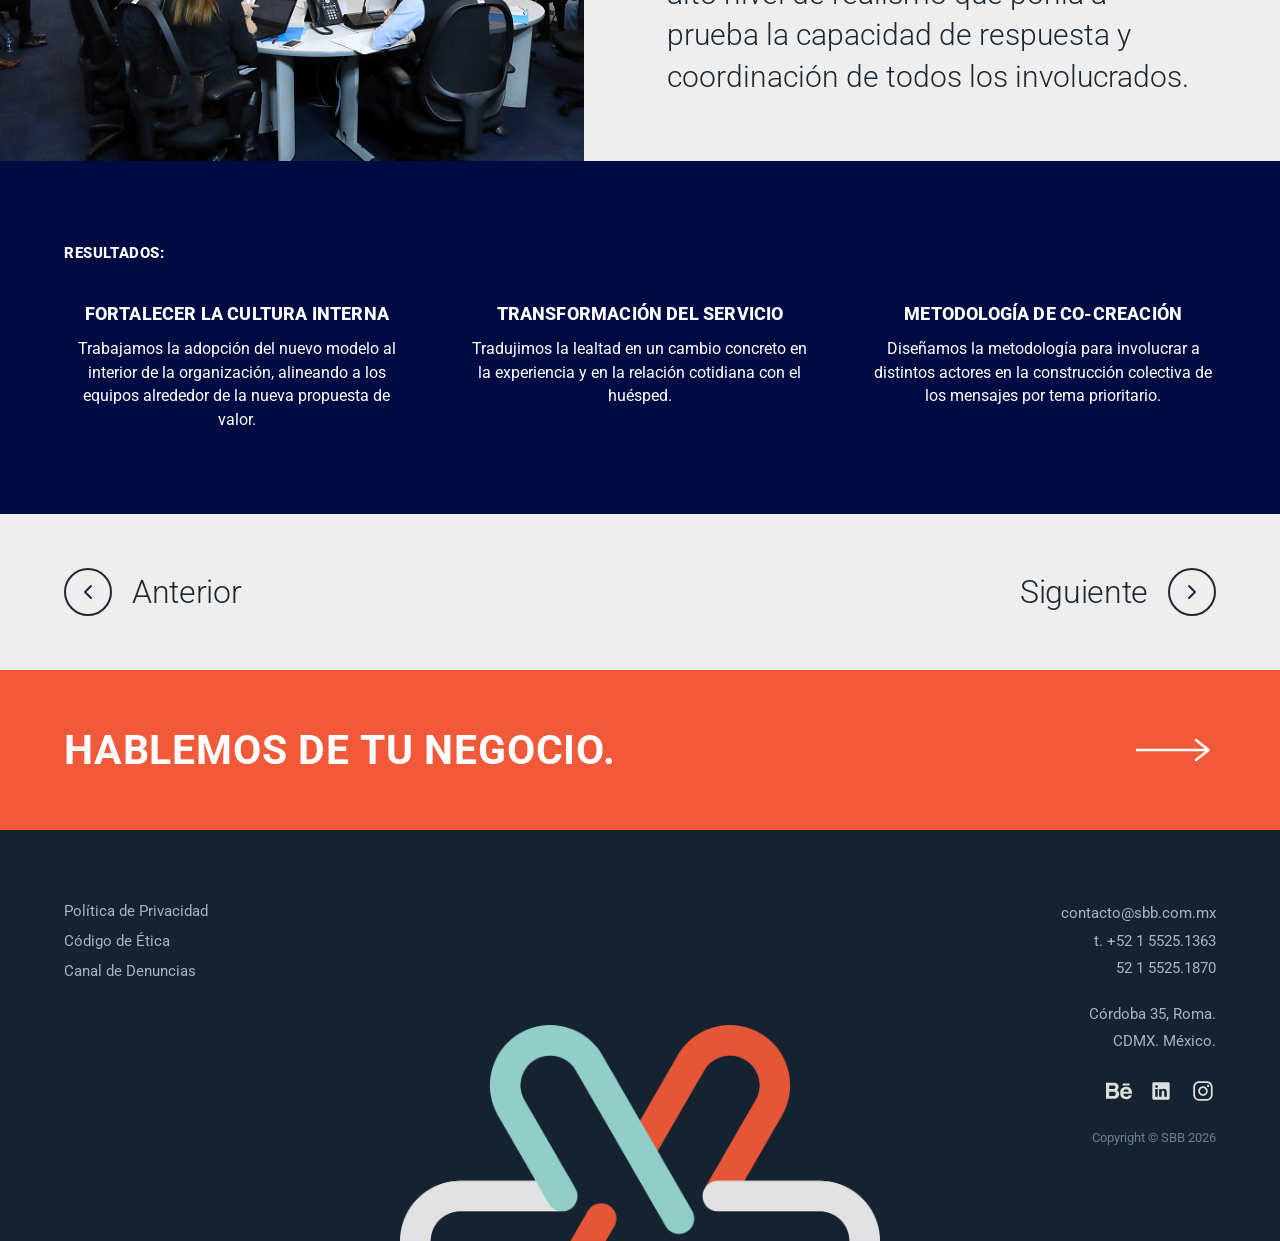
<file: proyecto-aeromexico.html>
<!DOCTYPE html>
<html lang="es">

<head>
  <meta charset="UTF-8">
  <meta name="viewport" content="width=device-width, initial-scale=1.0">
  <title>Aeroméxico | Proyectos | SBB - Sustainability, Brand &amp; Business</title>
  <meta name="description"
    content="Aeroméxico: Aeroméxico realiza periódicamente simulacros de escenarios reales de crisis para evaluar la efectividad, analizar las fortalezas y debilidades dentro del proceso e identificar áreas de oportunidad.">
  <meta name="theme-color" content="#FFFFFF">

  <!-- CSS Stylesheets -->
  <link rel="stylesheet" href="css/styles.css">
  <link rel="icon" type="image/png" href="assets/00_Branding/SBB-2026-logo.png">
</head>

<body class="case-page theme-aeromexico">
  <div class="app-container">

    <!-- Top Header Bar (All Viewports) -->
    <header class="mobile-header">
      <a href="index.html" class="brand-logo" aria-label="Inicio SBB">
        <img src="assets/00_Branding/SBB-2026-logo.png" alt="SBB Logo">
      </a>
      <button class="mobile-menu-toggle" id="mobileMenuToggle" aria-label="Abrir menú de navegación">
        <span></span>
        <span></span>
        <span></span>
      </button>
    </header>

    <!-- Navigation Drawer (Deploys via Hamburger Icon) -->
    <nav class="mobile-nav-drawer" id="mobileNavDrawer" aria-label="Navegación principal">
      <ul class="nav-menu">
        <li class="nav-item"><a href="index.html#hero" class="mobile-nav-link">Nosotros</a></li>
        <li class="nav-item"><a href="servicios.html" class="mobile-nav-link">Servicios</a></li>
        <li class="nav-item active"><a href="proyectos.html" class="mobile-nav-link">Proyectos</a></li>
        <li class="nav-item"><a href="equipo.html" class="mobile-nav-link">Equipo</a></li>
        <li class="nav-item"><a href="sustentabilidad.html" class="mobile-nav-link">Sustentabilidad</a></li>
      </ul>
    </nav>

    <!-- Main Content Stream -->
    <main class="main-content">

      <!-- Section 1: Hero Header & Banner -->
      <section class="case-hero-section" id="hero">
        <div class="case-hero-header">
          <p class="case-tagline reveal-on-scroll">Aeroméxico</p>
          <h1 class="case-hero-title reveal-on-scroll delay-1">
            MÁS QUE<br>
            UN SIMULACRO,<br>
            UN EJERCICIO<br>
            DE EFECTIVIDAD
          </h1>
        </div>

        <div class="case-banner-container reveal-on-scroll">
          <img src="assets/03_6_Proyectos-Aeromexico/Banner-Aeromexico.png" alt="Aeroméxico - Más que un simulacro, un ejercicio de efectividad" class="case-banner-img">
        </div>
      </section>

      <!-- Section 2: Intro & Scope (Metadata + Lead Statement) -->
      <section class="case-intro-section">
        <div class="case-intro-grid">
          <!-- Left Column: Scope & Categories -->
          <div class="case-meta-col reveal-on-scroll">
            <div class="case-meta-group">
              <h2 class="case-meta-title">Temas:</h2>
              <ul class="case-meta-list">
                <li>Experiencia de usuario</li>
                <li>Cultura organizacional.</li>
              </ul>
            </div>

            <div class="case-meta-group">
              <h2 class="case-meta-title">Servicios:</h2>
              <ul class="case-meta-list">
                <li>Diseño de servicios.</li>
                <li>Diseño estratégico.</li>
                <li>Branding / Comunicación.</li>
              </ul>
            </div>
          </div>

          <!-- Right Column: Strategic Statement -->
          <div class="case-statement-col reveal-on-scroll delay-1">
            <p class="case-statement-lead">
              Aeroméxico realiza periódicamente simulacros de escenarios reales de crisis para evaluar la efectividad, analizar las fortalezas y debilidades dentro del proceso e identificar áreas de oportunidad y puntos de acción inmediata.
            </p>
          </div>
        </div>
      </section>

      <!-- Section 3: El Reto (Brand Bar + Full-width Photo) -->
      <section class="case-reto-section">
        <div class="case-bar-brand reveal-on-scroll">
          <p class="case-bar-text">
            <strong>El reto:</strong> Desarrollar un protocolo integral de respuesta a la emergencia que permita a Aeroméxico anticiparse y actuar de manera coordinada y eficaz ante escenarios de crisis, fortaleciendo la preparación de los equipos involucrados mediante materiales de apoyo que faciliten la capacitación.
          </p>
        </div>
        <div class="case-photo-container reveal-on-scroll">
          <img src="assets/03_6_Proyectos-Aeromexico/Imagen-Aeromexico-reto.png" alt="Materiales metodológicos y protocolo de emergencia Aeroméxico" class="case-photo-img" loading="lazy">
        </div>
      </section>

      <!-- Section 4: La Solución (2 Columns: Image + Content) -->
      <section class="case-solucion-section">
        <div class="case-solucion-grid">
          <!-- Left Column: Image -->
          <div class="case-solucion-img-col reveal-on-scroll">
            <img src="assets/03_6_Proyectos-Aeromexico/Imagen-Aeromexico-solucion.png" alt="Simulacro y coordinación de sala de crisis Aeroméxico" class="case-solucion-img" loading="lazy">
          </div>

          <!-- Right Column: Narrative Solution -->
          <div class="case-solucion-text-col reveal-on-scroll delay-1">
            <h2 class="case-kicker">LA SOLUCIÓN.</h2>
            <div class="case-solucion-content">
              <p>
                Diseñamos y ejecutamos un simulacro integral de atención a emergencias que involucró a equipos internos, medios de comunicación, autoridades y gobierno, recreando un escenario de crisis con un alto nivel de realismo que ponía a prueba la capacidad de respuesta y coordinación de todos los involucrados.
              </p>
            </div>
          </div>
        </div>
      </section>

      <!-- Section 5: Resultados (Brand Bar with 3 Columns) -->
      <section class="case-resultados-section">
        <div class="case-resultados-container reveal-on-scroll">
          <span class="case-resultados-kicker">RESULTADOS:</span>
          <div class="case-resultados-grid">
            <div class="case-resultado-col">
              <h3 class="case-resultado-title">FORTALECER LA CULTURA INTERNA</h3>
              <p class="case-resultado-desc">Trabajamos la adopción del nuevo modelo al interior de la organización, alineando a los equipos alrededor de la nueva propuesta de valor.</p>
            </div>

            <div class="case-resultado-col">
              <h3 class="case-resultado-title">TRANSFORMACIÓN DEL SERVICIO</h3>
              <p class="case-resultado-desc">Tradujimos la lealtad en un cambio concreto en la experiencia y en la relación cotidiana con el huésped.</p>
            </div>

            <div class="case-resultado-col">
              <h3 class="case-resultado-title">METODOLOGÍA DE CO-CREACIÓN</h3>
              <p class="case-resultado-desc">Diseñamos la metodología para involucrar a distintos actores en la construcción colectiva de los mensajes por tema prioritario.</p>
            </div>
          </div>
        </div>
      </section>

      <!-- Project Pagination Bar -->
      <nav class="case-pagination-section" aria-label="Navegación entre proyectos">
        <div class="case-pagination-inner">
          <a href="proyecto-cityexpress.html" class="case-pagination-link prev" aria-label="Proyecto anterior: Hoteles City Express">
            <span class="case-pagination-icon" aria-hidden="true">
              <svg viewBox="0 0 24 24" fill="none" stroke="currentColor">
                <polyline points="15 18 9 12 15 6" stroke-width="2" stroke-linecap="round" stroke-linejoin="round" />
              </svg>
            </span>
            <span class="case-pagination-label">Anterior</span>
          </a>

          <a href="proyecto-samsung.html" class="case-pagination-link next" aria-label="Siguiente proyecto: Samsung">
            <span class="case-pagination-label">Siguiente</span>
            <span class="case-pagination-icon" aria-hidden="true">
              <svg viewBox="0 0 24 24" fill="none" stroke="currentColor">
                <polyline points="9 18 15 12 9 6" stroke-width="2" stroke-linecap="round" stroke-linejoin="round" />
              </svg>
            </span>
          </a>
        </div>
      </nav>

      <!-- Section 6: Call to Action Banner -->
      <section class="cta-section" id="contacto">
        <a href="#contacto-modal" class="cta-banner open-modal-btn" role="button"
          aria-label="Abrir formulario de contacto">
          <h2 class="cta-title">HABLEMOS DE TU NEGOCIO.</h2>
          <div class="cta-arrow" aria-hidden="true">
            <svg viewBox="0 0 64 24" fill="none" stroke="currentColor">
              <line x1="0" y1="12" x2="58" y2="12" stroke-width="2" />
              <polyline points="48 4 58 12 48 20" stroke-width="2" stroke-linecap="round" stroke-linejoin="round" />
            </svg>
          </div>
        </a>
      </section>

      <!-- Section 7: Footer -->
      <footer class="footer-section" id="footer">
        <div class="section-inner">
          <div class="footer-grid">
            <!-- Left Column: Legal -->
            <div class="footer-col footer-col-left">
              <a href="#privacidad" class="footer-link">Política de Privacidad</a>
              <a href="#etica" class="footer-link">Código de Ética</a>
              <a href="#denuncias" class="footer-link">Canal de Denuncias</a>
            </div>

            <!-- Right Column: Contact info & Copyright -->
            <div class="footer-col footer-col-right">
              <p class="footer-contact-item"><a href="mailto:contacto@sbb.com.mx" class="footer-link">contacto@sbb.com.mx</a></p>
              <p class="footer-contact-item">t. +52 1 5525.1363</p>
              <p class="footer-contact-item">52 1 5525.1870</p>
              <div class="footer-spacer"></div>
              <p class="footer-contact-item">Córdoba 35, Roma.</p>
              <p class="footer-contact-item">CDMX. México.</p>
              <div class="footer-social-links">
                <a href="https://www.behance.net/SBB" target="_blank" rel="noopener noreferrer" aria-label="Behance SBB">
                  <img src="assets/00_Branding/behance-icon.svg" alt="Behance" class="social-icon">
                </a>
                <a href="https://www.linkedin.com/company/savitzkymx" target="_blank" rel="noopener noreferrer" aria-label="LinkedIn SBB">
                  <img src="assets/00_Branding/linkedin-icon.svg" alt="LinkedIn" class="social-icon">
                </a>
                <a href="https://www.instagram.com/sbb_mx/" target="_blank" rel="noopener noreferrer" aria-label="Instagram SBB">
                  <img src="assets/00_Branding/instagram-icon.svg" alt="Instagram" class="social-icon">
                </a>
              </div>
              <p class="footer-copyright">Copyright © SBB 2026</p>
            </div>
          </div>

          <!-- Bottom Logo Matatena Graphic -->
          <div class="footer-matatena-container">
            <img src="assets/00_Branding/matatena-footer.png" alt="SBB Matatena Graphic" class="footer-matatena-img">
          </div>
        </div>
      </footer>

    </main>
  </div>

  <!-- Contact Modal -->
  <div class="modal-overlay" id="contactModal" aria-hidden="true" role="dialog" aria-labelledby="modalTitle">
    <div class="modal-card">
      <button class="modal-close-btn" id="closeModalBtn" aria-label="Cerrar ventana emergente">&times;</button>

      <div class="modal-header">
        <h3 class="modal-title" id="modalTitle">Hablemos de tu negocio.</h3>
        <p class="modal-subtitle">Cuéntanos sobre tus retos de marca, sostenibilidad e innovación.</p>
      </div>

      <form class="contact-form" id="contactForm">
        <div class="form-group">
          <label for="name">Nombre completo</label>
          <input type="text" id="name" class="form-input" placeholder="Ej. Ana García" required>
        </div>

        <div class="form-group">
          <label for="email">Correo electrónico</label>
          <input type="email" id="email" class="form-input" placeholder="ana@empresa.com" required>
        </div>

        <div class="form-group">
          <label for="area">Ámbito de Interés</label>
          <select id="area" class="form-select" required>
            <option value="" disabled selected>Selecciona una opción</option>
            <option value="branding">Estrategia de Marca &amp; Branding</option>
            <option value="sostenibilidad">Sustentabilidad e Innovación de Negocio</option>
            <option value="comunicacion">Comunicación Estratégica</option>
            <option value="digital">Innovación Digital</option>
            <option value="integral">Transformación Integral</option>
          </select>
        </div>

        <div class="form-group">
          <label for="message">Mensaje</label>
          <textarea id="message" class="form-textarea" placeholder="Describe brevemente tus objetivos..." required></textarea>
        </div>

        <button type="submit" class="form-submit-btn">Enviar Mensaje</button>
      </form>

      <div class="form-success-msg" id="formSuccessMsg">
        ¡Muchas gracias por contactarnos! Nos pondremos en contacto contigo a la brevedad.
      </div>
    </div>
  </div>

  <!-- JavaScript -->
  <script src="js/main.js"></script>
</body>

</html>
</file>
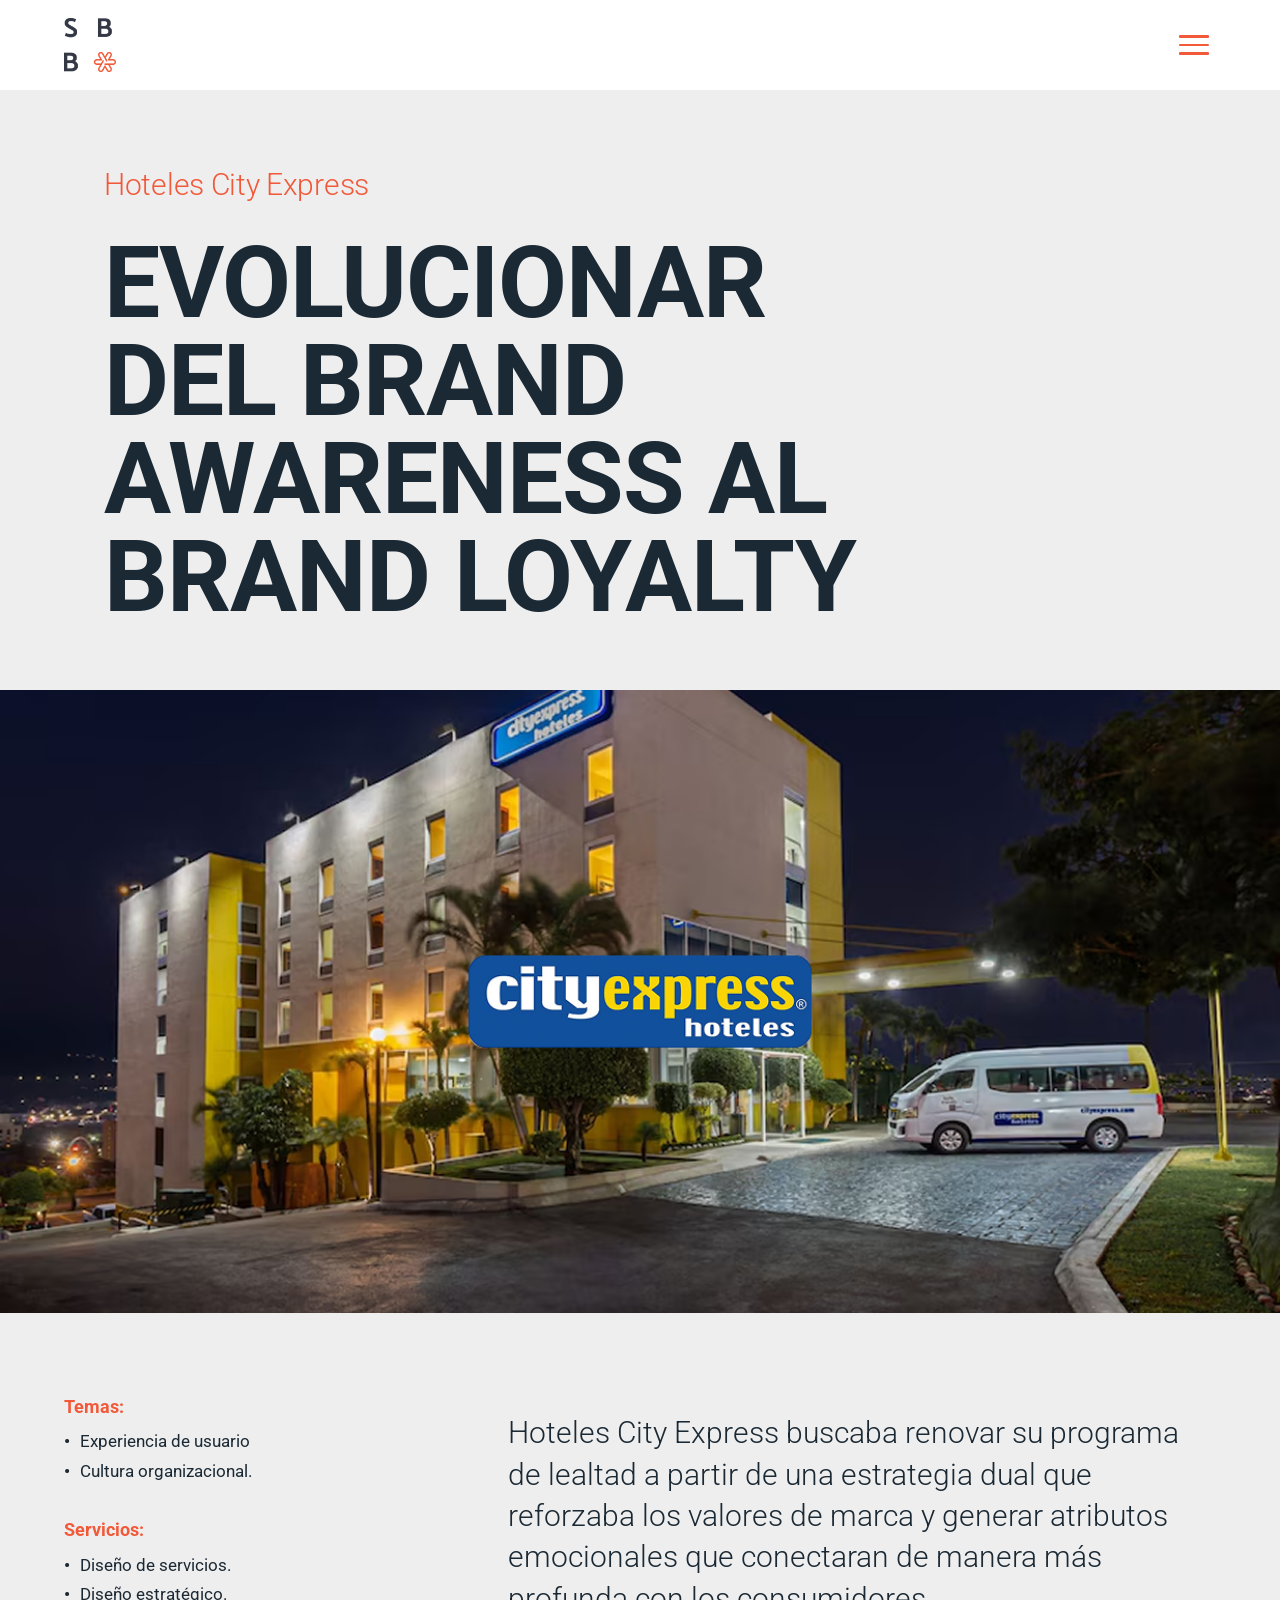
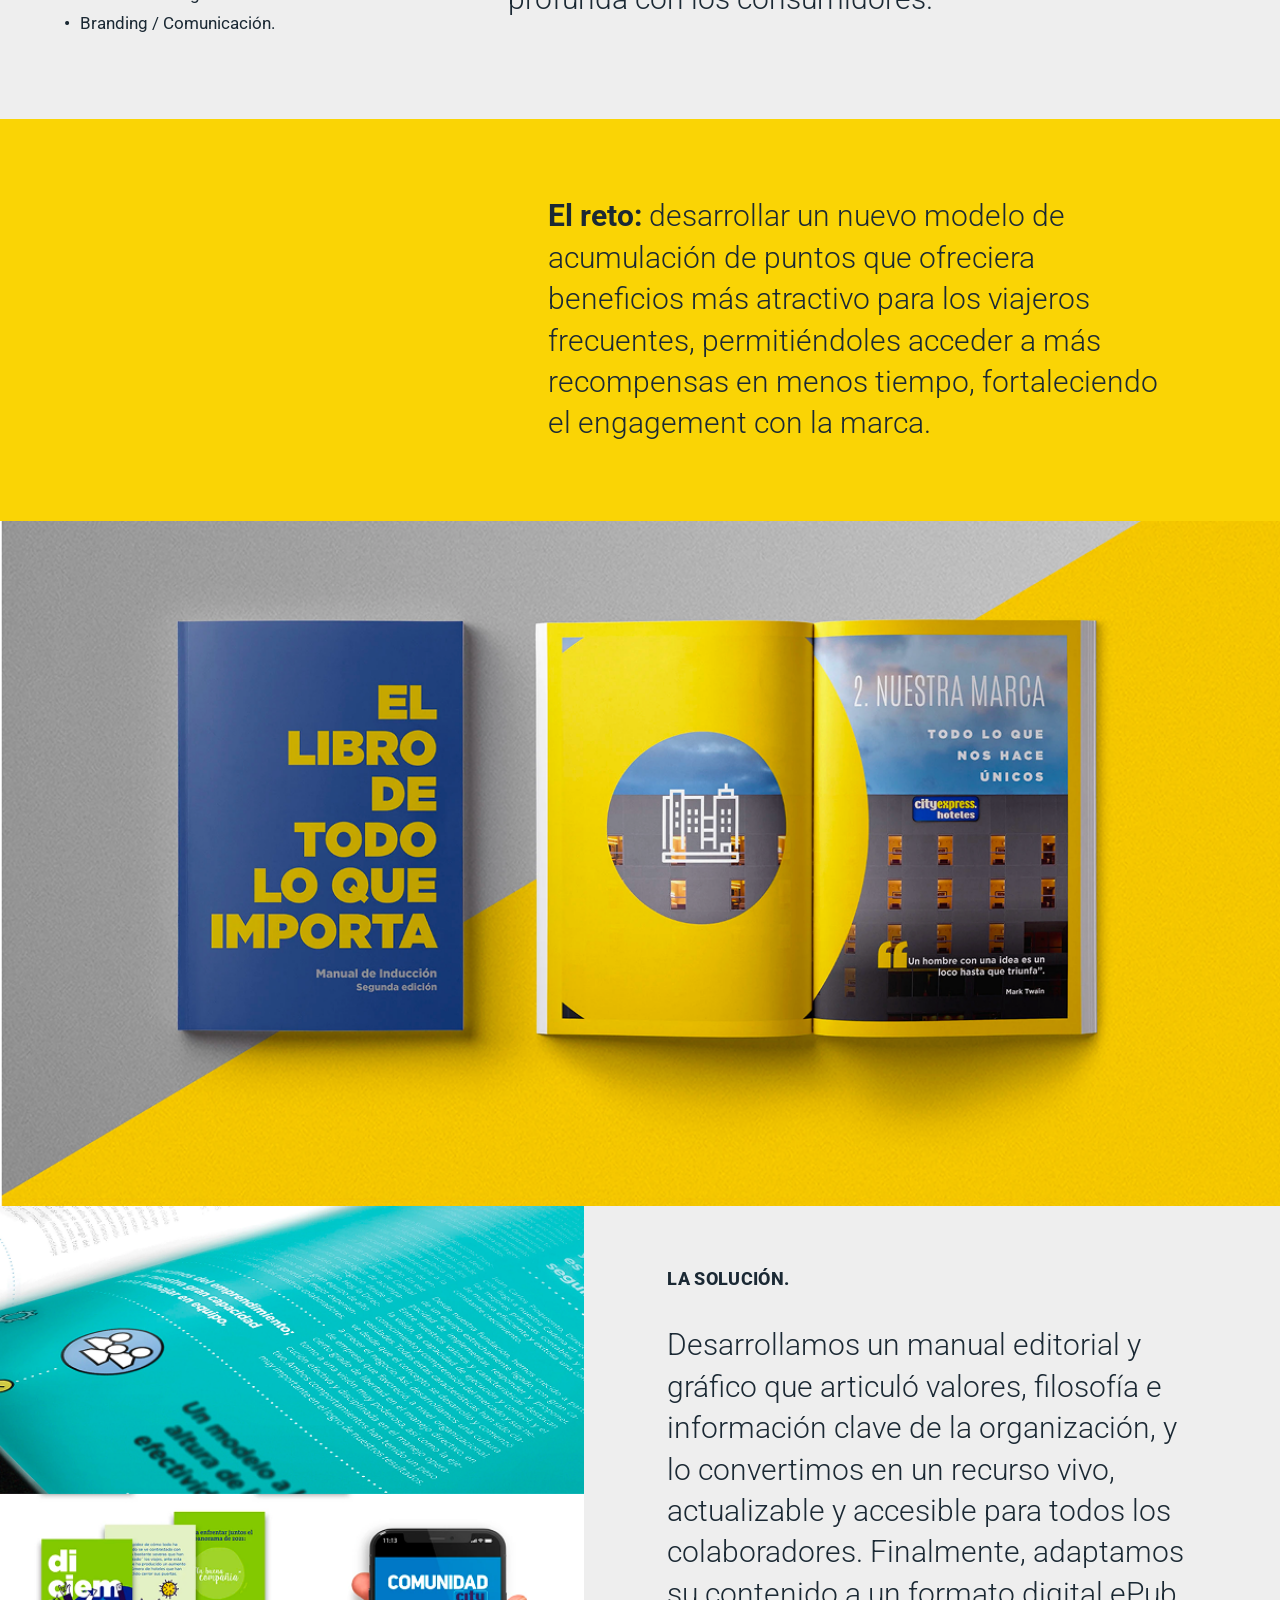
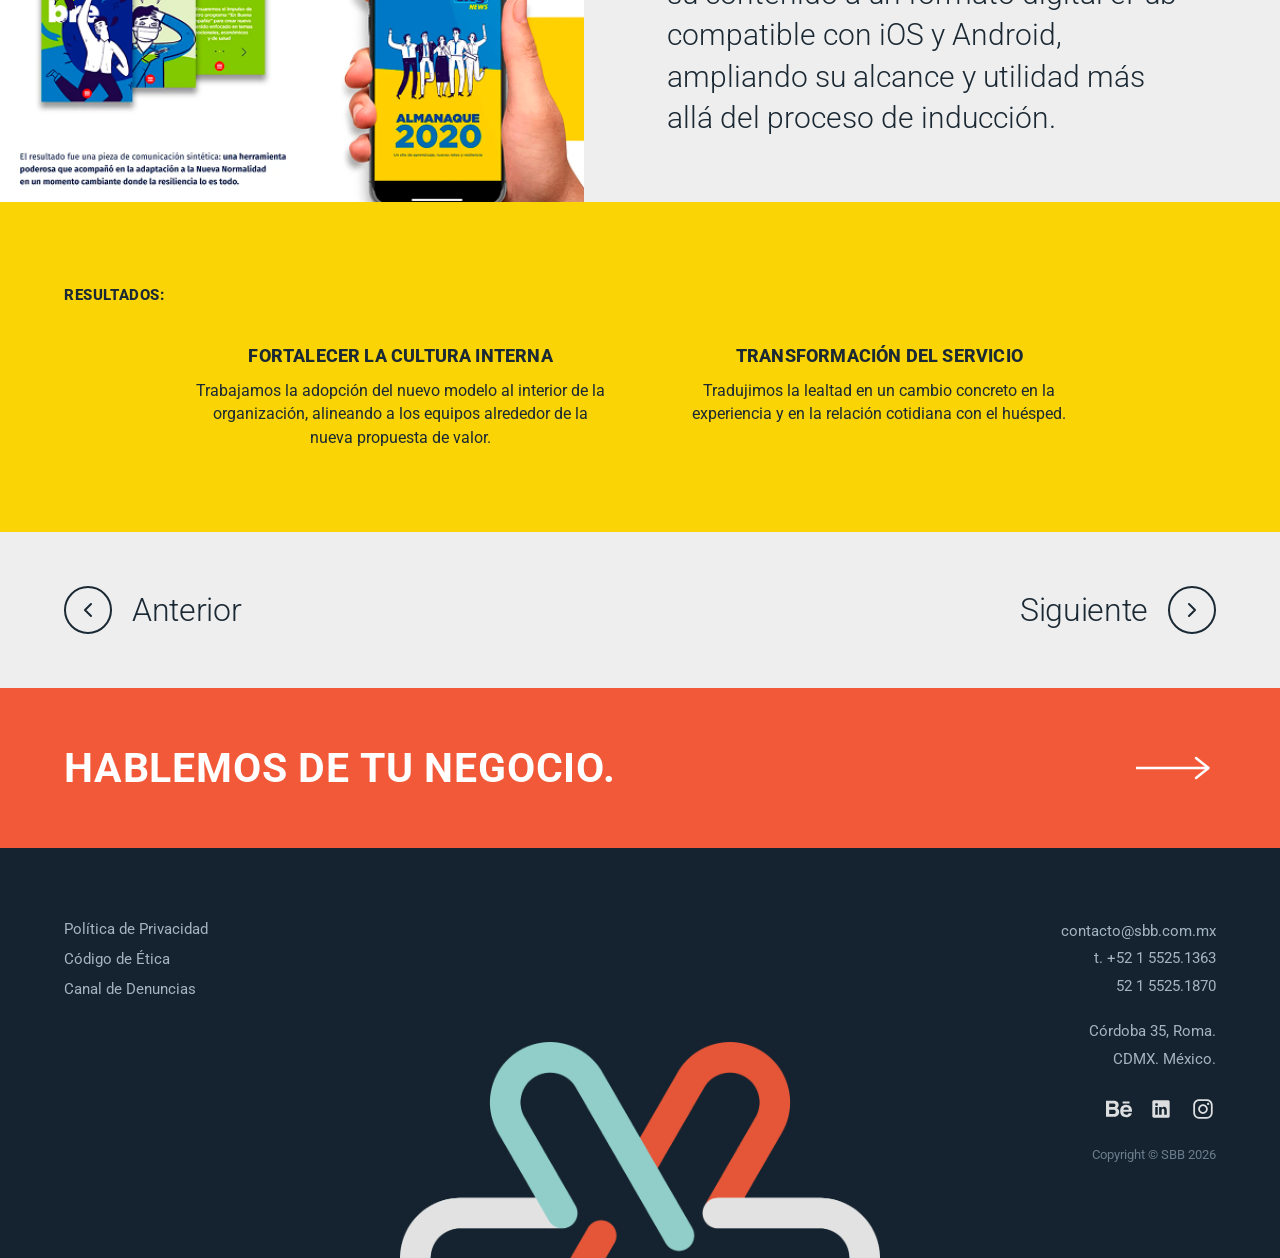
<file: proyecto-cityexpress.html>
<!DOCTYPE html>
<html lang="es">

<head>
  <meta charset="UTF-8">
  <meta name="viewport" content="width=device-width, initial-scale=1.0">
  <title>Hoteles City Express | Proyectos | SBB - Sustainability, Brand &amp; Business</title>
  <meta name="description"
    content="Hoteles City Express: Hoteles City Express buscaba renovar su programa de lealtad a partir de una estrategia dual que reforzaba los valores de marca y generar atributos emocionales que conectaran de manera más profunda con los consumidores.">
  <meta name="theme-color" content="#FFFFFF">

  <!-- CSS Stylesheets -->
  <link rel="stylesheet" href="css/styles.css">
  <link rel="icon" type="image/png" href="assets/00_Branding/SBB-2026-logo.png">
</head>

<body class="case-page theme-cityexpress">
  <div class="app-container">

    <!-- Top Header Bar (All Viewports) -->
    <header class="mobile-header">
      <a href="index.html" class="brand-logo" aria-label="Inicio SBB">
        <img src="assets/00_Branding/SBB-2026-logo.png" alt="SBB Logo">
      </a>
      <button class="mobile-menu-toggle" id="mobileMenuToggle" aria-label="Abrir menú de navegación">
        <span></span>
        <span></span>
        <span></span>
      </button>
    </header>

    <!-- Navigation Drawer (Deploys via Hamburger Icon) -->
    <nav class="mobile-nav-drawer" id="mobileNavDrawer" aria-label="Navegación principal">
      <ul class="nav-menu">
        <li class="nav-item"><a href="index.html#hero" class="mobile-nav-link">Nosotros</a></li>
        <li class="nav-item"><a href="servicios.html" class="mobile-nav-link">Servicios</a></li>
        <li class="nav-item active"><a href="proyectos.html" class="mobile-nav-link">Proyectos</a></li>
        <li class="nav-item"><a href="equipo.html" class="mobile-nav-link">Equipo</a></li>
        <li class="nav-item"><a href="sustentabilidad.html" class="mobile-nav-link">Sustentabilidad</a></li>
      </ul>
    </nav>

    <!-- Main Content Stream -->
    <main class="main-content">

      <!-- Section 1: Hero Header & Banner -->
      <section class="case-hero-section" id="hero">
        <div class="case-hero-header">
          <p class="case-tagline reveal-on-scroll">Hoteles City Express</p>
          <h1 class="case-hero-title reveal-on-scroll delay-1">
            EVOLUCIONAR<br>
            DEL BRAND<br>
            AWARENESS AL<br>
            BRAND LOYALTY
          </h1>
        </div>

        <div class="case-banner-container reveal-on-scroll">
          <img src="assets/03_5_Proyectos-City Express/Banner-CityExpress.png" alt="Hoteles City Express - Evolucionar del brand awareness al brand loyalty" class="case-banner-img">
        </div>
      </section>

      <!-- Section 2: Intro & Scope (Metadata + Lead Statement) -->
      <section class="case-intro-section">
        <div class="case-intro-grid">
          <!-- Left Column: Scope & Categories -->
          <div class="case-meta-col reveal-on-scroll">
            <div class="case-meta-group">
              <h2 class="case-meta-title">Temas:</h2>
              <ul class="case-meta-list">
                <li>Experiencia de usuario</li>
                <li>Cultura organizacional.</li>
              </ul>
            </div>

            <div class="case-meta-group">
              <h2 class="case-meta-title">Servicios:</h2>
              <ul class="case-meta-list">
                <li>Diseño de servicios.</li>
                <li>Diseño estratégico.</li>
                <li>Branding / Comunicación.</li>
              </ul>
            </div>
          </div>

          <!-- Right Column: Strategic Statement -->
          <div class="case-statement-col reveal-on-scroll delay-1">
            <p class="case-statement-lead">
              Hoteles City Express buscaba renovar su programa de lealtad a partir de una estrategia dual que reforzaba los valores de marca y generar atributos emocionales que conectaran de manera más profunda con los consumidores.
            </p>
          </div>
        </div>
      </section>

      <!-- Section 3: El Reto (Brand Bar + Full-width Photo) -->
      <section class="case-reto-section">
        <div class="case-bar-brand reveal-on-scroll">
          <p class="case-bar-text">
            <strong>El reto:</strong> desarrollar un nuevo modelo de acumulación de puntos que ofreciera beneficios más atractivo para los viajeros frecuentes, permitiéndoles acceder a más recompensas en menos tiempo, fortaleciendo el engagement con la marca.
          </p>
        </div>
        <div class="case-photo-container reveal-on-scroll">
          <img src="assets/03_5_Proyectos-City Express/Imagen-CityExpress-reto.png" alt="El libro de todo lo que importa - Manual de inducción City Express" class="case-photo-img" loading="lazy">
        </div>
      </section>

      <!-- Section 4: La Solución (2 Columns: Image + Content) -->
      <section class="case-solucion-section">
        <div class="case-solucion-grid">
          <!-- Left Column: Image -->
          <div class="case-solucion-img-col reveal-on-scroll">
            <img src="assets/03_5_Proyectos-City Express/Imagen-CityExpress-solucion.png" alt="Manual editorial y aplicación digital para colaboradores City Express" class="case-solucion-img" loading="lazy">
          </div>

          <!-- Right Column: Narrative Solution -->
          <div class="case-solucion-text-col reveal-on-scroll delay-1">
            <h2 class="case-kicker">LA SOLUCIÓN.</h2>
            <div class="case-solucion-content">
              <p>
                Desarrollamos un manual editorial y gráfico que articuló valores, filosofía e información clave de la organización, y lo convertimos en un recurso vivo, actualizable y accesible para todos los colaboradores. Finalmente, adaptamos su contenido a un formato digital ePub compatible con iOS y Android, ampliando su alcance y utilidad más allá del proceso de inducción.
              </p>
            </div>
          </div>
        </div>
      </section>

      <!-- Section 5: Resultados (Brand Bar with 2 Columns) -->
      <section class="case-resultados-section">
        <div class="case-resultados-container reveal-on-scroll">
          <span class="case-resultados-kicker">RESULTADOS:</span>
          <div class="case-resultados-grid cols-2">
            <div class="case-resultado-col">
              <h3 class="case-resultado-title">FORTALECER LA CULTURA INTERNA</h3>
              <p class="case-resultado-desc">Trabajamos la adopción del nuevo modelo al interior de la organización, alineando a los equipos alrededor de la nueva propuesta de valor.</p>
            </div>

            <div class="case-resultado-col">
              <h3 class="case-resultado-title">TRANSFORMACIÓN DEL SERVICIO</h3>
              <p class="case-resultado-desc">Tradujimos la lealtad en un cambio concreto en la experiencia y en la relación cotidiana con el huésped.</p>
            </div>
          </div>
        </div>
      </section>

      <!-- Project Pagination Bar -->
      <nav class="case-pagination-section" aria-label="Navegación entre proyectos">
        <div class="case-pagination-inner">
          <a href="proyecto-comex.html" class="case-pagination-link prev" aria-label="Proyecto anterior: Comex">
            <span class="case-pagination-icon" aria-hidden="true">
              <svg viewBox="0 0 24 24" fill="none" stroke="currentColor">
                <polyline points="15 18 9 12 15 6" stroke-width="2" stroke-linecap="round" stroke-linejoin="round" />
              </svg>
            </span>
            <span class="case-pagination-label">Anterior</span>
          </a>

          <a href="proyecto-aeromexico.html" class="case-pagination-link next" aria-label="Siguiente proyecto: Aeroméxico">
            <span class="case-pagination-label">Siguiente</span>
            <span class="case-pagination-icon" aria-hidden="true">
              <svg viewBox="0 0 24 24" fill="none" stroke="currentColor">
                <polyline points="9 18 15 12 9 6" stroke-width="2" stroke-linecap="round" stroke-linejoin="round" />
              </svg>
            </span>
          </a>
        </div>
      </nav>

      <!-- Section 6: Call to Action Banner -->
      <section class="cta-section" id="contacto">
        <a href="#contacto-modal" class="cta-banner open-modal-btn" role="button"
          aria-label="Abrir formulario de contacto">
          <h2 class="cta-title">HABLEMOS DE TU NEGOCIO.</h2>
          <div class="cta-arrow" aria-hidden="true">
            <svg viewBox="0 0 64 24" fill="none" stroke="currentColor">
              <line x1="0" y1="12" x2="58" y2="12" stroke-width="2" />
              <polyline points="48 4 58 12 48 20" stroke-width="2" stroke-linecap="round" stroke-linejoin="round" />
            </svg>
          </div>
        </a>
      </section>

      <!-- Section 7: Footer -->
      <footer class="footer-section" id="footer">
        <div class="section-inner">
          <div class="footer-grid">
            <!-- Left Column: Legal -->
            <div class="footer-col footer-col-left">
              <a href="#privacidad" class="footer-link">Política de Privacidad</a>
              <a href="#etica" class="footer-link">Código de Ética</a>
              <a href="#denuncias" class="footer-link">Canal de Denuncias</a>
            </div>

            <!-- Right Column: Contact info & Copyright -->
            <div class="footer-col footer-col-right">
              <p class="footer-contact-item"><a href="mailto:contacto@sbb.com.mx" class="footer-link">contacto@sbb.com.mx</a></p>
              <p class="footer-contact-item">t. +52 1 5525.1363</p>
              <p class="footer-contact-item">52 1 5525.1870</p>
              <div class="footer-spacer"></div>
              <p class="footer-contact-item">Córdoba 35, Roma.</p>
              <p class="footer-contact-item">CDMX. México.</p>
              <div class="footer-social-links">
                <a href="https://www.behance.net/SBB" target="_blank" rel="noopener noreferrer" aria-label="Behance SBB">
                  <img src="assets/00_Branding/behance-icon.svg" alt="Behance" class="social-icon">
                </a>
                <a href="https://www.linkedin.com/company/savitzkymx" target="_blank" rel="noopener noreferrer" aria-label="LinkedIn SBB">
                  <img src="assets/00_Branding/linkedin-icon.svg" alt="LinkedIn" class="social-icon">
                </a>
                <a href="https://www.instagram.com/sbb_mx/" target="_blank" rel="noopener noreferrer" aria-label="Instagram SBB">
                  <img src="assets/00_Branding/instagram-icon.svg" alt="Instagram" class="social-icon">
                </a>
              </div>
              <p class="footer-copyright">Copyright © SBB 2026</p>
            </div>
          </div>

          <!-- Bottom Logo Matatena Graphic -->
          <div class="footer-matatena-container">
            <img src="assets/00_Branding/matatena-footer.png" alt="SBB Matatena Graphic" class="footer-matatena-img">
          </div>
        </div>
      </footer>

    </main>
  </div>

  <!-- Contact Modal -->
  <div class="modal-overlay" id="contactModal" aria-hidden="true" role="dialog" aria-labelledby="modalTitle">
    <div class="modal-card">
      <button class="modal-close-btn" id="closeModalBtn" aria-label="Cerrar ventana emergente">&times;</button>

      <div class="modal-header">
        <h3 class="modal-title" id="modalTitle">Hablemos de tu negocio.</h3>
        <p class="modal-subtitle">Cuéntanos sobre tus retos de marca, sostenibilidad e innovación.</p>
      </div>

      <form class="contact-form" id="contactForm">
        <div class="form-group">
          <label for="name">Nombre completo</label>
          <input type="text" id="name" class="form-input" placeholder="Ej. Ana García" required>
        </div>

        <div class="form-group">
          <label for="email">Correo electrónico</label>
          <input type="email" id="email" class="form-input" placeholder="ana@empresa.com" required>
        </div>

        <div class="form-group">
          <label for="area">Ámbito de Interés</label>
          <select id="area" class="form-select" required>
            <option value="" disabled selected>Selecciona una opción</option>
            <option value="branding">Estrategia de Marca &amp; Branding</option>
            <option value="sostenibilidad">Sustentabilidad e Innovación de Negocio</option>
            <option value="comunicacion">Comunicación Estratégica</option>
            <option value="digital">Innovación Digital</option>
            <option value="integral">Transformación Integral</option>
          </select>
        </div>

        <div class="form-group">
          <label for="message">Mensaje</label>
          <textarea id="message" class="form-textarea" placeholder="Describe brevemente tus objetivos..." required></textarea>
        </div>

        <button type="submit" class="form-submit-btn">Enviar Mensaje</button>
      </form>

      <div class="form-success-msg" id="formSuccessMsg">
        ¡Muchas gracias por contactarnos! Nos pondremos en contacto contigo a la brevedad.
      </div>
    </div>
  </div>

  <!-- JavaScript -->
  <script src="js/main.js"></script>
</body>

</html>
</file>
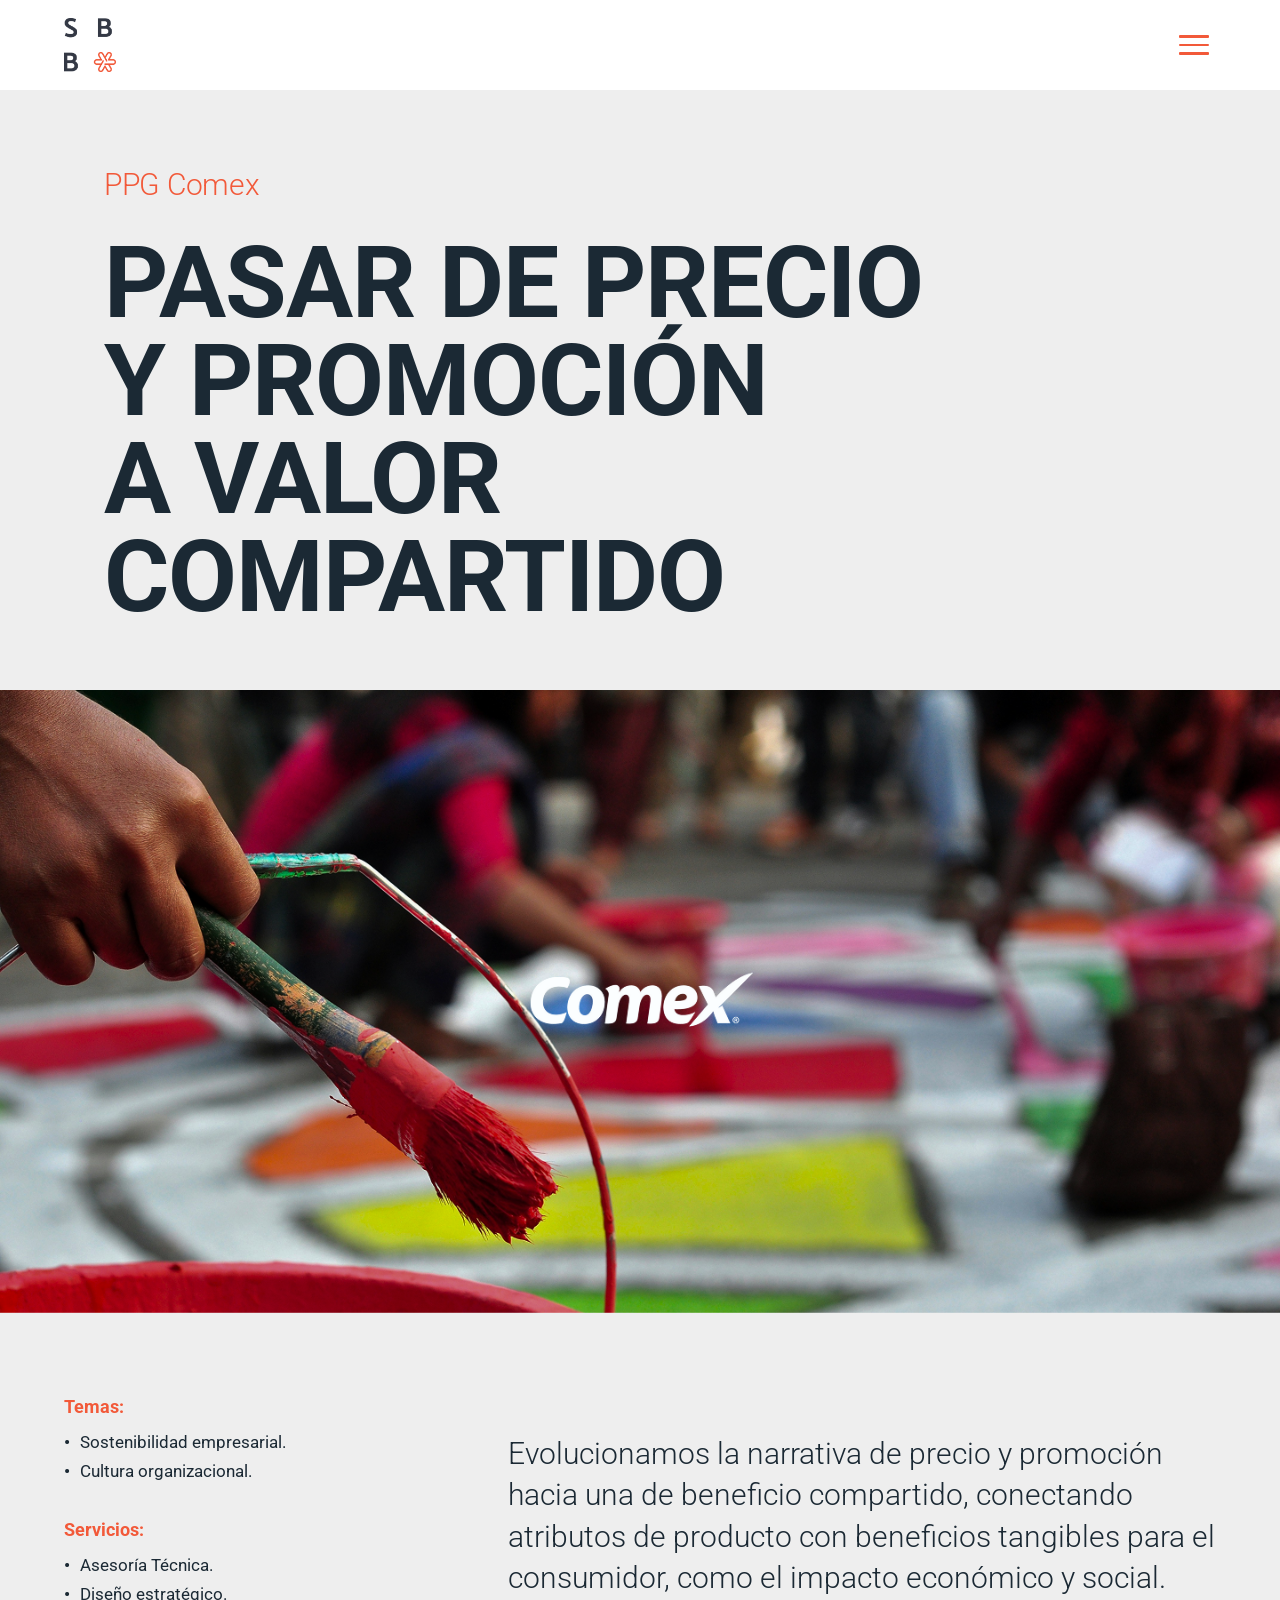
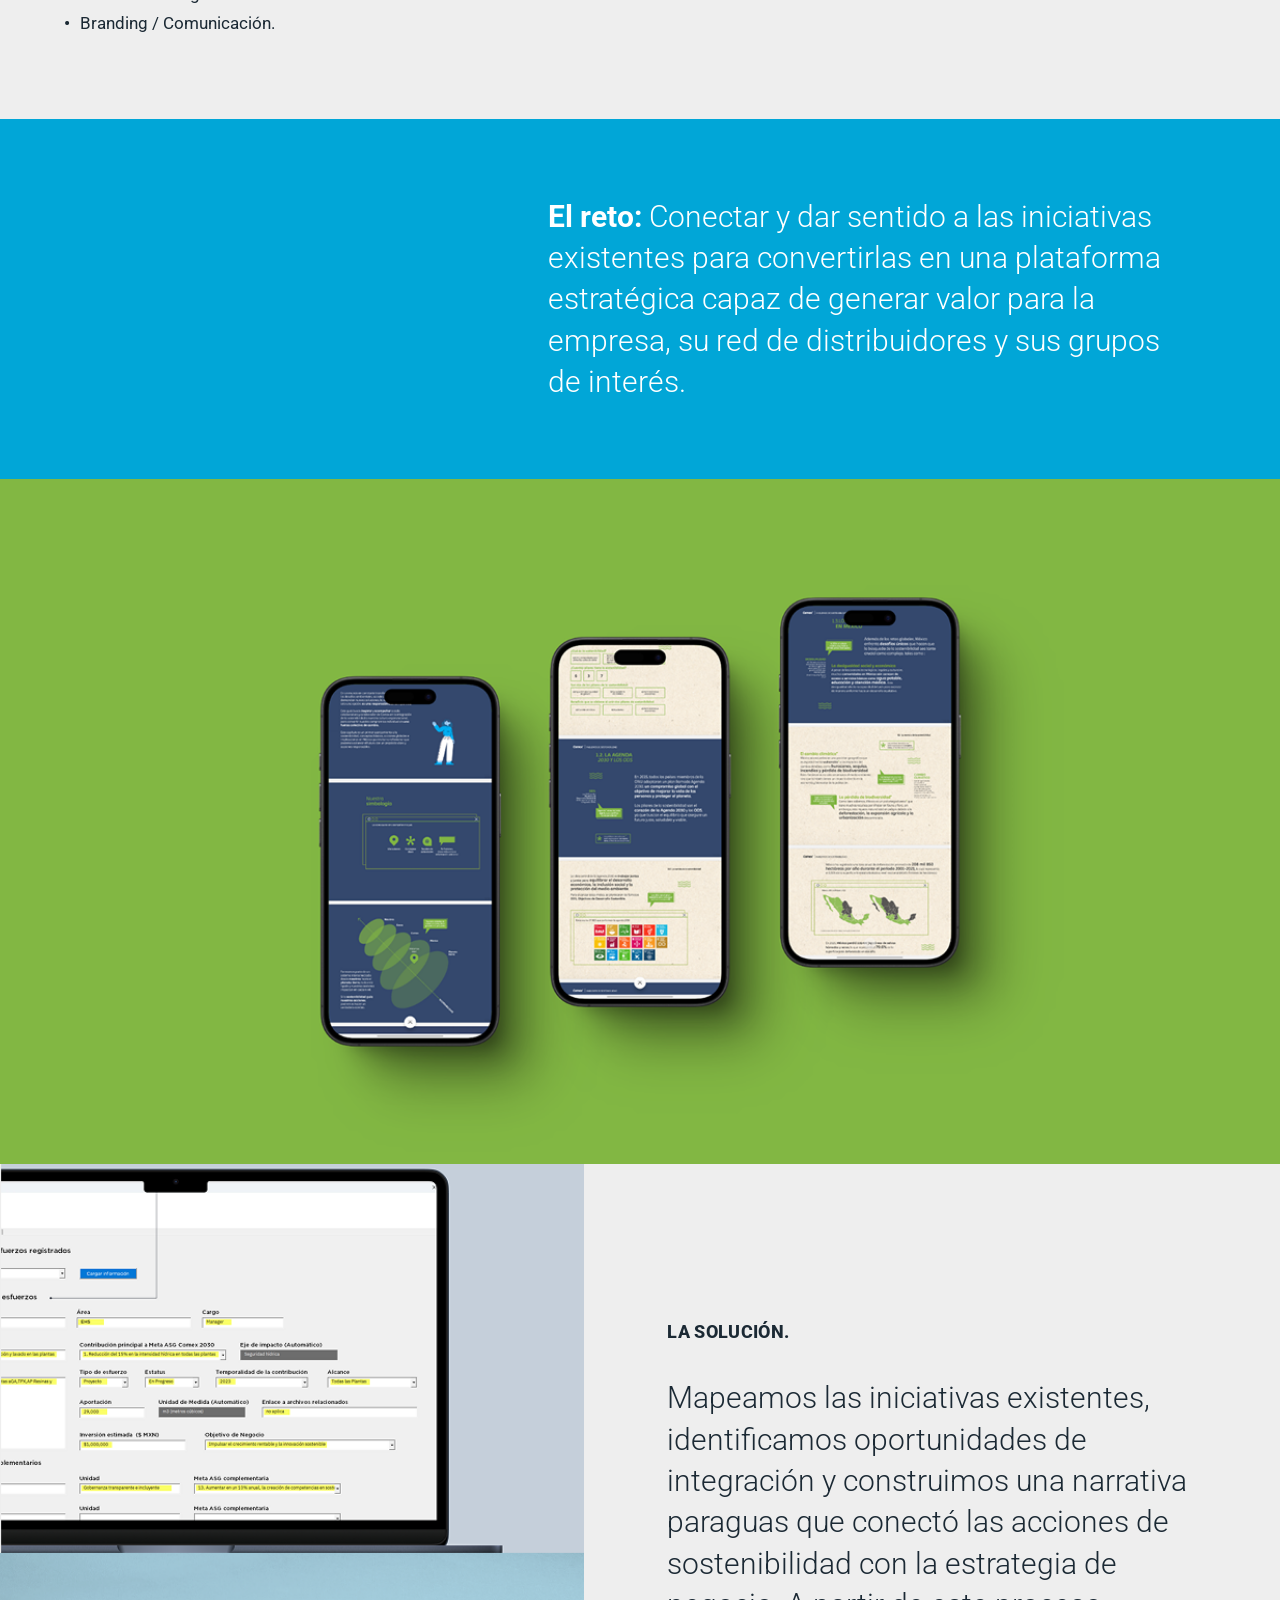
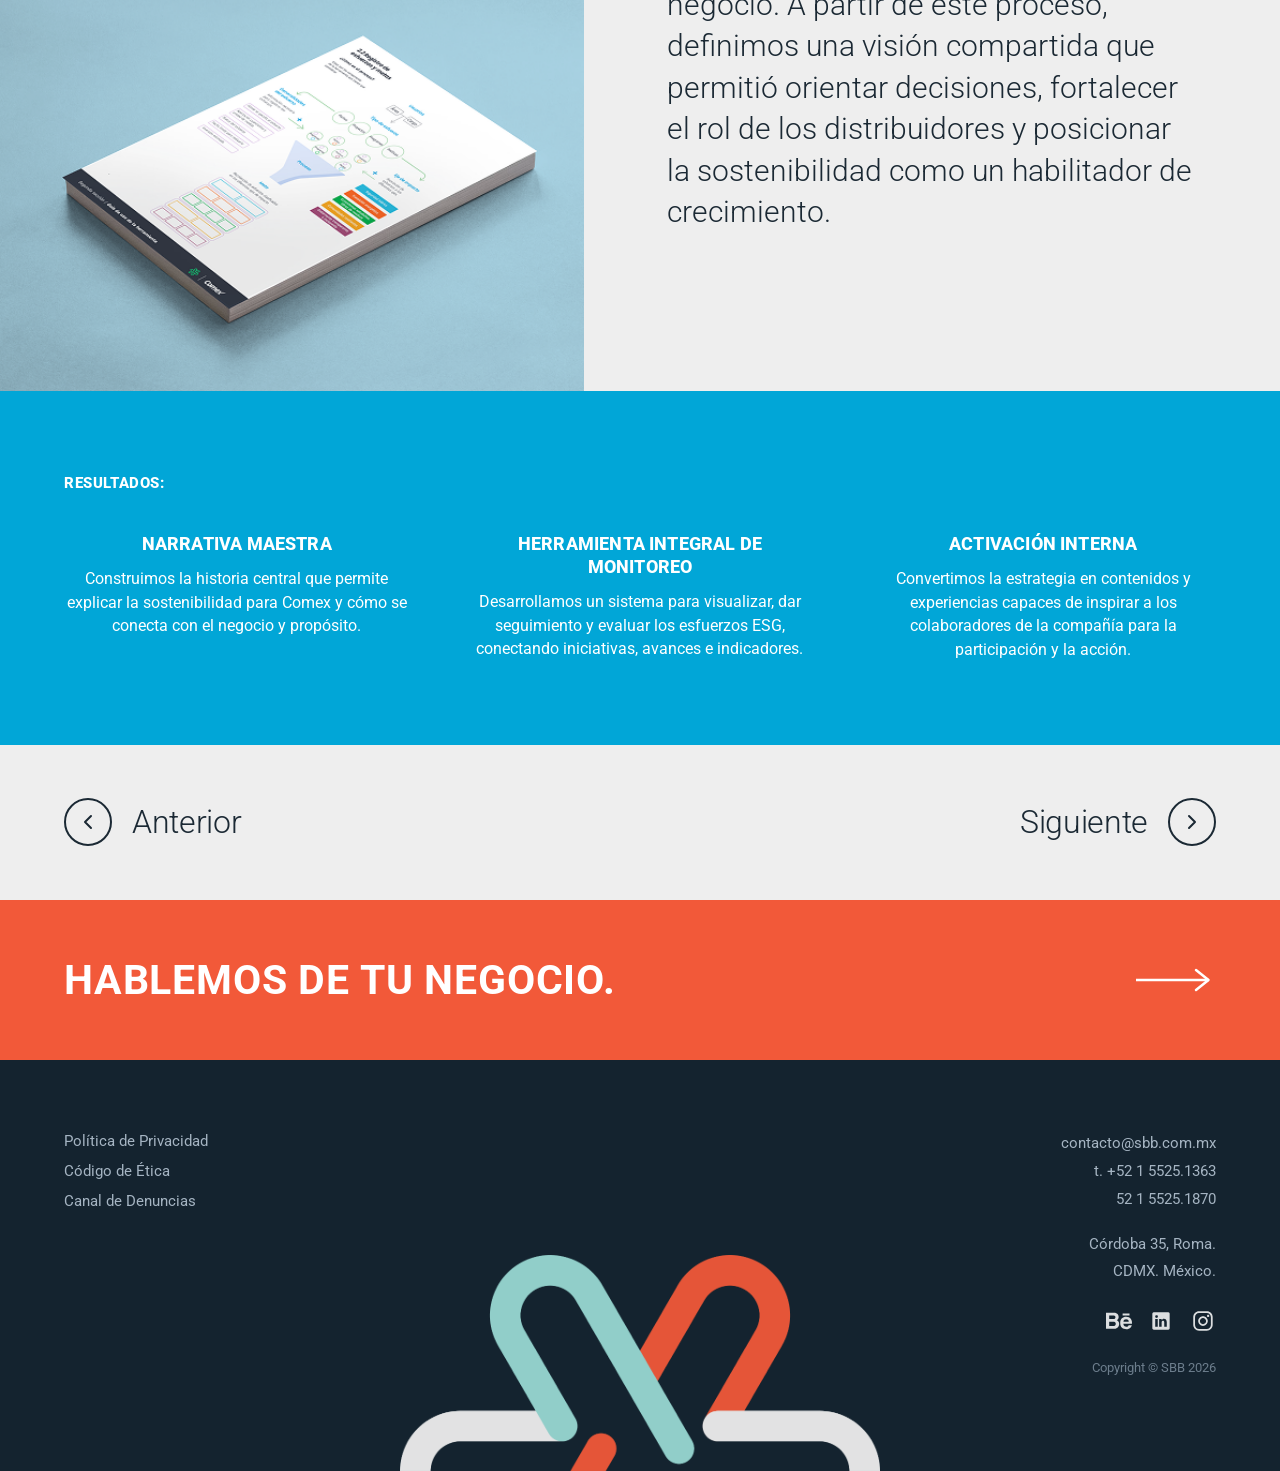
<file: proyecto-comex.html>
<!DOCTYPE html>
<html lang="es">

<head>
  <meta charset="UTF-8">
  <meta name="viewport" content="width=device-width, initial-scale=1.0">
  <title>PPG Comex | Proyectos | SBB - Sustainability, Brand &amp; Business</title>
  <meta name="description"
    content="PPG Comex: Evolucionamos la narrativa de precio y promoción hacia una de beneficio compartido, conectando atributos de producto con beneficios tangibles para el consumidor, como el impacto económico y social.">
  <meta name="theme-color" content="#FFFFFF">

  <!-- CSS Stylesheets -->
  <link rel="stylesheet" href="css/styles.css">
  <link rel="icon" type="image/png" href="assets/00_Branding/SBB-2026-logo.png">
</head>

<body class="case-page theme-comex">
  <div class="app-container">

    <!-- Top Header Bar (All Viewports) -->
    <header class="mobile-header">
      <a href="index.html" class="brand-logo" aria-label="Inicio SBB">
        <img src="assets/00_Branding/SBB-2026-logo.png" alt="SBB Logo">
      </a>
      <button class="mobile-menu-toggle" id="mobileMenuToggle" aria-label="Abrir menú de navegación">
        <span></span>
        <span></span>
        <span></span>
      </button>
    </header>

    <!-- Navigation Drawer (Deploys via Hamburger Icon) -->
    <nav class="mobile-nav-drawer" id="mobileNavDrawer" aria-label="Navegación principal">
      <ul class="nav-menu">
        <li class="nav-item"><a href="index.html#hero" class="mobile-nav-link">Nosotros</a></li>
        <li class="nav-item"><a href="servicios.html" class="mobile-nav-link">Servicios</a></li>
        <li class="nav-item active"><a href="proyectos.html" class="mobile-nav-link">Proyectos</a></li>
        <li class="nav-item"><a href="equipo.html" class="mobile-nav-link">Equipo</a></li>
        <li class="nav-item"><a href="sustentabilidad.html" class="mobile-nav-link">Sustentabilidad</a></li>
      </ul>
    </nav>

    <!-- Main Content Stream -->
    <main class="main-content">

      <!-- Section 1: Hero Header & Banner -->
      <section class="case-hero-section" id="hero">
        <div class="case-hero-header">
          <p class="case-tagline reveal-on-scroll">PPG Comex</p>
          <h1 class="case-hero-title reveal-on-scroll delay-1">
            PASAR DE PRECIO<br>
            Y PROMOCIÓN<br>
            A VALOR<br>
            COMPARTIDO
          </h1>
        </div>

        <div class="case-banner-container reveal-on-scroll">
          <img src="assets/03_4_Proyectos-Comex/Banner-Comex.png" alt="PPG Comex - Pasar de precio y promoción a valor compartido" class="case-banner-img">
        </div>
      </section>

      <!-- Section 2: Intro & Scope (Metadata + Lead Statement) -->
      <section class="case-intro-section">
        <div class="case-intro-grid">
          <!-- Left Column: Scope & Categories -->
          <div class="case-meta-col reveal-on-scroll">
            <div class="case-meta-group">
              <h2 class="case-meta-title">Temas:</h2>
              <ul class="case-meta-list">
                <li>Sostenibilidad empresarial.</li>
                <li>Cultura organizacional.</li>
              </ul>
            </div>

            <div class="case-meta-group">
              <h2 class="case-meta-title">Servicios:</h2>
              <ul class="case-meta-list">
                <li>Asesoría Técnica.</li>
                <li>Diseño estratégico.</li>
                <li>Branding / Comunicación.</li>
              </ul>
            </div>
          </div>

          <!-- Right Column: Strategic Statement -->
          <div class="case-statement-col reveal-on-scroll delay-1">
            <p class="case-statement-lead">
              Evolucionamos la narrativa de precio y promoción hacia una de beneficio compartido, conectando atributos de producto con beneficios tangibles para el consumidor, como el impacto económico y social.
            </p>
          </div>
        </div>
      </section>

      <!-- Section 3: El Reto (Brand Bar + Full-width Photo) -->
      <section class="case-reto-section">
        <div class="case-bar-brand reveal-on-scroll">
          <p class="case-bar-text">
            <strong>El reto:</strong> Conectar y dar sentido a las iniciativas existentes para convertirlas en una plataforma estratégica capaz de generar valor para la empresa, su red de distribuidores y sus grupos de interés.
          </p>
        </div>
        <div class="case-photo-container reveal-on-scroll">
          <img src="assets/03_4_Proyectos-Comex/Imagen-Comex-reto.png" alt="Ecosistema móvil Comex" class="case-photo-img" loading="lazy">
        </div>
      </section>

      <!-- Section 4: La Solución (2 Columns: Image + Content) -->
      <section class="case-solucion-section">
        <div class="case-solucion-grid">
          <!-- Left Column: Image -->
          <div class="case-solucion-img-col reveal-on-scroll">
            <img src="assets/03_4_Proyectos-Comex/Imagen-Comex-solucion.png" alt="Herramientas metodológicas y estratégicas PPG Comex" class="case-solucion-img" loading="lazy">
          </div>

          <!-- Right Column: Narrative Solution -->
          <div class="case-solucion-text-col reveal-on-scroll delay-1">
            <h2 class="case-kicker">LA SOLUCIÓN.</h2>
            <div class="case-solucion-content">
              <p>
                Mapeamos las iniciativas existentes, identificamos oportunidades de integración y construimos una narrativa paraguas que conectó las acciones de sostenibilidad con la estrategia de negocio. A partir de este proceso, definimos una visión compartida que permitió orientar decisiones, fortalecer el rol de los distribuidores y posicionar la sostenibilidad como un habilitador de crecimiento.
              </p>
            </div>
          </div>
        </div>
      </section>

      <!-- Section 5: Resultados (Brand Bar with 3 Columns) -->
      <section class="case-resultados-section">
        <div class="case-resultados-container reveal-on-scroll">
          <span class="case-resultados-kicker">RESULTADOS:</span>
          <div class="case-resultados-grid">
            <div class="case-resultado-col">
              <h3 class="case-resultado-title">NARRATIVA MAESTRA</h3>
              <p class="case-resultado-desc">Construimos la historia central que permite explicar la sostenibilidad para Comex y cómo se conecta con el negocio y propósito.</p>
            </div>

            <div class="case-resultado-col">
              <h3 class="case-resultado-title">HERRAMIENTA INTEGRAL DE MONITOREO</h3>
              <p class="case-resultado-desc">Desarrollamos un sistema para visualizar, dar seguimiento y evaluar los esfuerzos ESG, conectando iniciativas, avances e indicadores.</p>
            </div>

            <div class="case-resultado-col">
              <h3 class="case-resultado-title">ACTIVACIÓN INTERNA</h3>
              <p class="case-resultado-desc">Convertimos la estrategia en contenidos y experiencias capaces de inspirar a los colaboradores de la compañía para la participación y la acción.</p>
            </div>
          </div>
        </div>
      </section>

      <!-- Project Pagination Bar -->
      <nav class="case-pagination-section" aria-label="Navegación entre proyectos">
        <div class="case-pagination-inner">
          <a href="proyecto-foromx.html" class="case-pagination-link prev" aria-label="Proyecto anterior: Foro MX 2025 Tetra Pak">
            <span class="case-pagination-icon" aria-hidden="true">
              <svg viewBox="0 0 24 24" fill="none" stroke="currentColor">
                <polyline points="15 18 9 12 15 6" stroke-width="2" stroke-linecap="round" stroke-linejoin="round" />
              </svg>
            </span>
            <span class="case-pagination-label">Anterior</span>
          </a>

          <a href="proyecto-cityexpress.html" class="case-pagination-link next" aria-label="Siguiente proyecto: Hoteles City Express">
            <span class="case-pagination-label">Siguiente</span>
            <span class="case-pagination-icon" aria-hidden="true">
              <svg viewBox="0 0 24 24" fill="none" stroke="currentColor">
                <polyline points="9 18 15 12 9 6" stroke-width="2" stroke-linecap="round" stroke-linejoin="round" />
              </svg>
            </span>
          </a>
        </div>
      </nav>

      <!-- Section 6: Call to Action Banner -->
      <section class="cta-section" id="contacto">
        <a href="#contacto-modal" class="cta-banner open-modal-btn" role="button"
          aria-label="Abrir formulario de contacto">
          <h2 class="cta-title">HABLEMOS DE TU NEGOCIO.</h2>
          <div class="cta-arrow" aria-hidden="true">
            <svg viewBox="0 0 64 24" fill="none" stroke="currentColor">
              <line x1="0" y1="12" x2="58" y2="12" stroke-width="2" />
              <polyline points="48 4 58 12 48 20" stroke-width="2" stroke-linecap="round" stroke-linejoin="round" />
            </svg>
          </div>
        </a>
      </section>

      <!-- Section 7: Footer -->
      <footer class="footer-section" id="footer">
        <div class="section-inner">
          <div class="footer-grid">
            <!-- Left Column: Legal -->
            <div class="footer-col footer-col-left">
              <a href="#privacidad" class="footer-link">Política de Privacidad</a>
              <a href="#etica" class="footer-link">Código de Ética</a>
              <a href="#denuncias" class="footer-link">Canal de Denuncias</a>
            </div>

            <!-- Right Column: Contact info & Copyright -->
            <div class="footer-col footer-col-right">
              <p class="footer-contact-item"><a href="mailto:contacto@sbb.com.mx" class="footer-link">contacto@sbb.com.mx</a></p>
              <p class="footer-contact-item">t. +52 1 5525.1363</p>
              <p class="footer-contact-item">52 1 5525.1870</p>
              <div class="footer-spacer"></div>
              <p class="footer-contact-item">Córdoba 35, Roma.</p>
              <p class="footer-contact-item">CDMX. México.</p>
              <div class="footer-social-links">
                <a href="https://www.behance.net/SBB" target="_blank" rel="noopener noreferrer" aria-label="Behance SBB">
                  <img src="assets/00_Branding/behance-icon.svg" alt="Behance" class="social-icon">
                </a>
                <a href="https://www.linkedin.com/company/savitzkymx" target="_blank" rel="noopener noreferrer" aria-label="LinkedIn SBB">
                  <img src="assets/00_Branding/linkedin-icon.svg" alt="LinkedIn" class="social-icon">
                </a>
                <a href="https://www.instagram.com/sbb_mx/" target="_blank" rel="noopener noreferrer" aria-label="Instagram SBB">
                  <img src="assets/00_Branding/instagram-icon.svg" alt="Instagram" class="social-icon">
                </a>
              </div>
              <p class="footer-copyright">Copyright © SBB 2026</p>
            </div>
          </div>

          <!-- Bottom Logo Matatena Graphic -->
          <div class="footer-matatena-container">
            <img src="assets/00_Branding/matatena-footer.png" alt="SBB Matatena Graphic" class="footer-matatena-img">
          </div>
        </div>
      </footer>

    </main>
  </div>

  <!-- Contact Modal -->
  <div class="modal-overlay" id="contactModal" aria-hidden="true" role="dialog" aria-labelledby="modalTitle">
    <div class="modal-card">
      <button class="modal-close-btn" id="closeModalBtn" aria-label="Cerrar ventana emergente">&times;</button>

      <div class="modal-header">
        <h3 class="modal-title" id="modalTitle">Hablemos de tu negocio.</h3>
        <p class="modal-subtitle">Cuéntanos sobre tus retos de marca, sostenibilidad e innovación.</p>
      </div>

      <form class="contact-form" id="contactForm">
        <div class="form-group">
          <label for="name">Nombre completo</label>
          <input type="text" id="name" class="form-input" placeholder="Ej. Ana García" required>
        </div>

        <div class="form-group">
          <label for="email">Correo electrónico</label>
          <input type="email" id="email" class="form-input" placeholder="ana@empresa.com" required>
        </div>

        <div class="form-group">
          <label for="area">Ámbito de Interés</label>
          <select id="area" class="form-select" required>
            <option value="" disabled selected>Selecciona una opción</option>
            <option value="branding">Estrategia de Marca &amp; Branding</option>
            <option value="sostenibilidad">Sustentabilidad e Innovación de Negocio</option>
            <option value="comunicacion">Comunicación Estratégica</option>
            <option value="digital">Innovación Digital</option>
            <option value="integral">Transformación Integral</option>
          </select>
        </div>

        <div class="form-group">
          <label for="message">Mensaje</label>
          <textarea id="message" class="form-textarea" placeholder="Describe brevemente tus objetivos..." required></textarea>
        </div>

        <button type="submit" class="form-submit-btn">Enviar Mensaje</button>
      </form>

      <div class="form-success-msg" id="formSuccessMsg">
        ¡Muchas gracias por contactarnos! Nos pondremos en contacto contigo a la brevedad.
      </div>
    </div>
  </div>

  <!-- JavaScript -->
  <script src="js/main.js"></script>
</body>

</html>
</file>
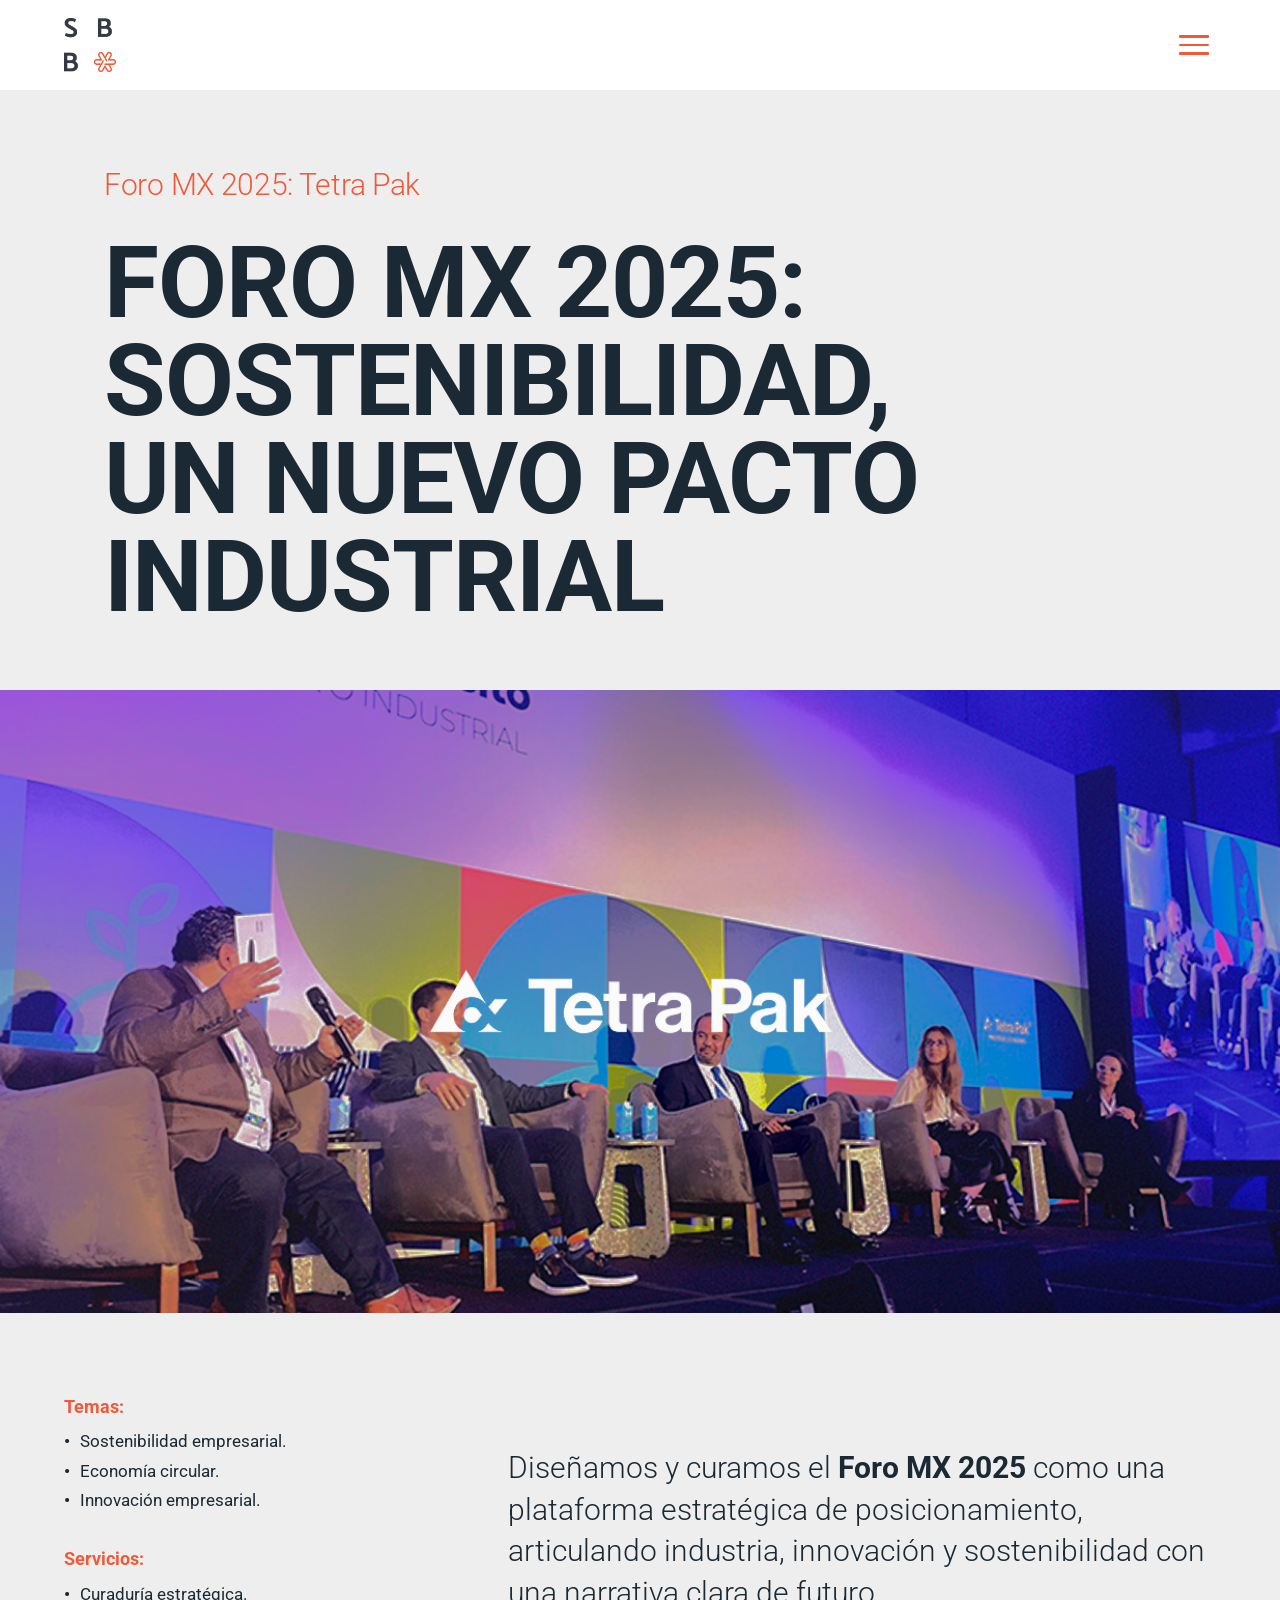
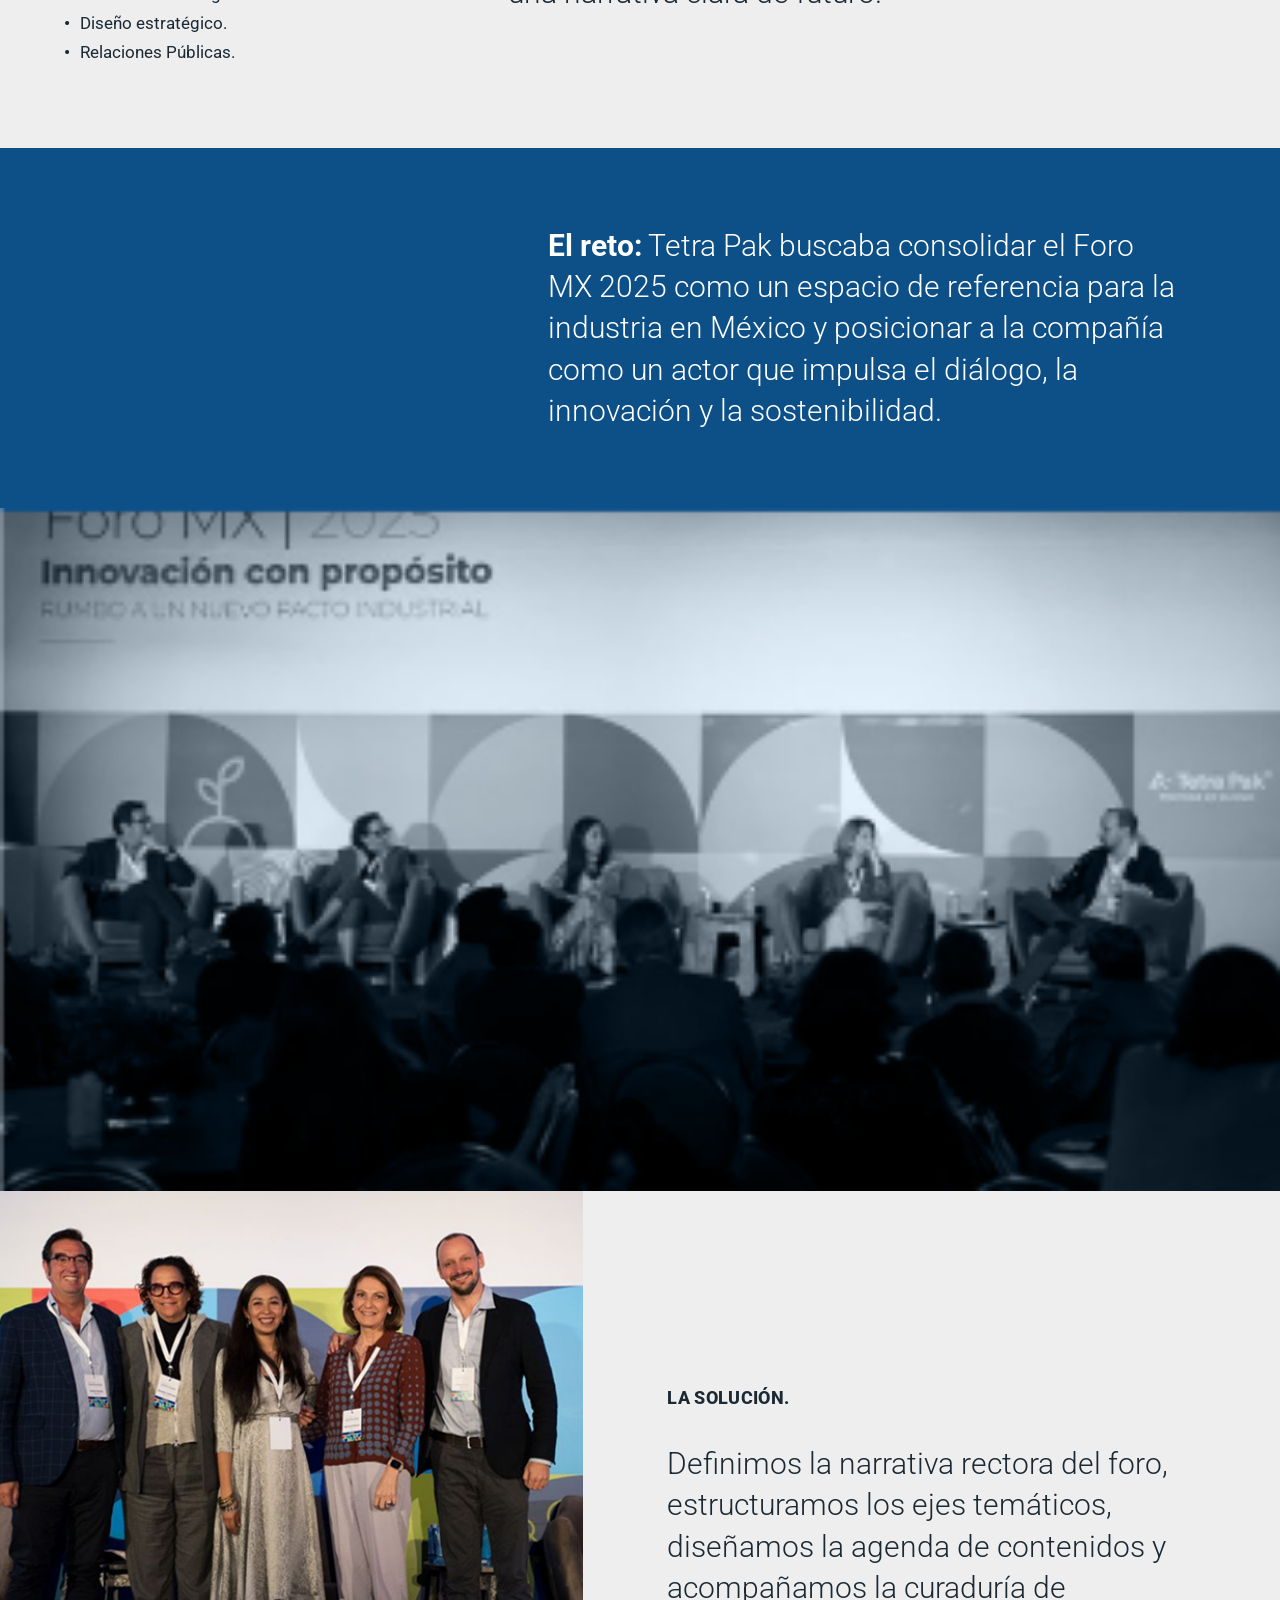
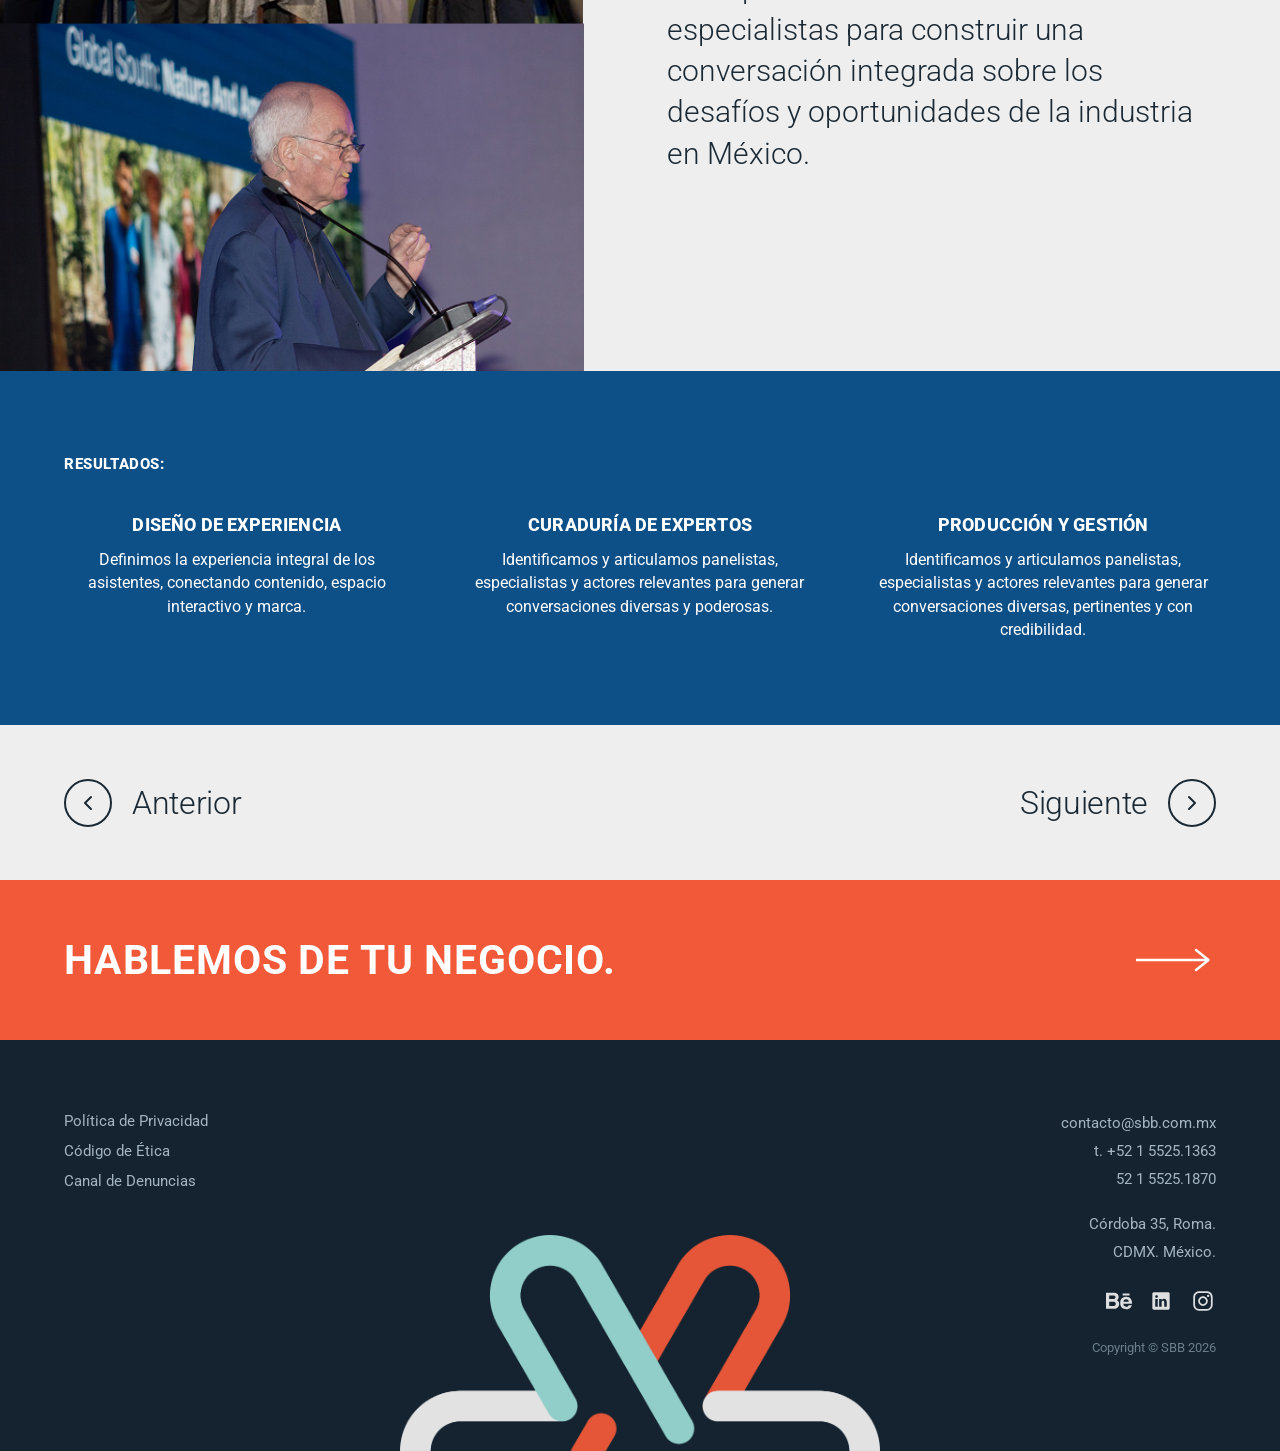
<file: proyecto-foromx.html>
<!DOCTYPE html>
<html lang="es">

<head>
  <meta charset="UTF-8">
  <meta name="viewport" content="width=device-width, initial-scale=1.0">
  <title>Foro MX 2025: Tetra Pak | Proyectos | SBB - Sustainability, Brand &amp; Business</title>
  <meta name="description"
    content="Foro MX 2025 Tetra Pak: Diseñamos y curamos el Foro MX 2025 como una plataforma estratégica de posicionamiento, articulando industria, innovación y sostenibilidad con una narrativa clara de futuro.">
  <meta name="theme-color" content="#FFFFFF">

  <!-- CSS Stylesheets -->
  <link rel="stylesheet" href="css/styles.css">
  <link rel="icon" type="image/png" href="assets/00_Branding/SBB-2026-logo.png">
</head>

<body class="case-page theme-foromx">
  <div class="app-container">

    <!-- Top Header Bar (All Viewports) -->
    <header class="mobile-header">
      <a href="index.html" class="brand-logo" aria-label="Inicio SBB">
        <img src="assets/00_Branding/SBB-2026-logo.png" alt="SBB Logo">
      </a>
      <button class="mobile-menu-toggle" id="mobileMenuToggle" aria-label="Abrir menú de navegación">
        <span></span>
        <span></span>
        <span></span>
      </button>
    </header>

    <!-- Navigation Drawer (Deploys via Hamburger Icon) -->
    <nav class="mobile-nav-drawer" id="mobileNavDrawer" aria-label="Navegación principal">
      <ul class="nav-menu">
        <li class="nav-item"><a href="index.html#hero" class="mobile-nav-link">Nosotros</a></li>
        <li class="nav-item"><a href="servicios.html" class="mobile-nav-link">Servicios</a></li>
        <li class="nav-item active"><a href="proyectos.html" class="mobile-nav-link">Proyectos</a></li>
        <li class="nav-item"><a href="equipo.html" class="mobile-nav-link">Equipo</a></li>
        <li class="nav-item"><a href="sustentabilidad.html" class="mobile-nav-link">Sustentabilidad</a></li>
      </ul>
    </nav>

    <!-- Main Content Stream -->
    <main class="main-content">

      <!-- Section 1: Hero Header & Banner -->
      <section class="case-hero-section" id="hero">
        <div class="case-hero-header">
          <p class="case-tagline reveal-on-scroll">Foro MX 2025: Tetra Pak</p>
          <h1 class="case-hero-title reveal-on-scroll delay-1">
            FORO MX 2025:<br>
            SOSTENIBILIDAD,<br>
            UN NUEVO PACTO<br>
            INDUSTRIAL
          </h1>
        </div>

        <div class="case-banner-container reveal-on-scroll">
          <img src="assets/03_2_Proyectos-Foro MX 2025/Banner-ForoMX2025-TetraPak.png" alt="Foro MX 2025 Tetra Pak - Sostenibilidad, un nuevo pacto industrial" class="case-banner-img">
        </div>
      </section>

      <!-- Section 2: Intro & Scope (Metadata + Lead Statement) -->
      <section class="case-intro-section">
        <div class="case-intro-grid">
          <!-- Left Column: Scope & Categories -->
          <div class="case-meta-col reveal-on-scroll">
            <div class="case-meta-group">
              <h2 class="case-meta-title">Temas:</h2>
              <ul class="case-meta-list">
                <li>Sostenibilidad empresarial.</li>
                <li>Economía circular.</li>
                <li>Innovación empresarial.</li>
              </ul>
            </div>

            <div class="case-meta-group">
              <h2 class="case-meta-title">Servicios:</h2>
              <ul class="case-meta-list">
                <li>Curaduría estratégica.</li>
                <li>Diseño estratégico.</li>
                <li>Relaciones Públicas.</li>
              </ul>
            </div>
          </div>

          <!-- Right Column: Strategic Statement -->
          <div class="case-statement-col reveal-on-scroll delay-1">
            <p class="case-statement-lead">
              Diseñamos y curamos el <strong>Foro MX 2025</strong> como una plataforma estratégica de posicionamiento, articulando industria, innovación y sostenibilidad con una narrativa clara de futuro.
            </p>
          </div>
        </div>
      </section>

      <!-- Section 3: El Reto (Brand Bar + Full-width Photo) -->
      <section class="case-reto-section">
        <div class="case-bar-brand reveal-on-scroll">
          <p class="case-bar-text">
            <strong>El reto:</strong> Tetra Pak buscaba consolidar el Foro MX 2025 como un espacio de referencia para la industria en México y posicionar a la compañía como un actor que impulsa el diálogo, la innovación y la sostenibilidad.
          </p>
        </div>
        <div class="case-photo-container reveal-on-scroll">
          <img src="assets/03_2_Proyectos-Foro MX 2025/Imagen-ForoMX2025-TetraPak-reto.png" alt="Foro MX 2025 - Panel de discusión con la industria" class="case-photo-img" loading="lazy">
        </div>
      </section>

      <!-- Section 4: La Solución (2 Columns: Image + Content) -->
      <section class="case-solucion-section">
        <div class="case-solucion-grid">
          <!-- Left Column: Image -->
          <div class="case-solucion-img-col reveal-on-scroll">
            <img src="assets/03_2_Proyectos-Foro MX 2025/Imagen-ForoMX2025-TetraPak-solucion.png" alt="Curaduría y desarrollo del Foro MX 2025 Tetra Pak" class="case-solucion-img" loading="lazy">
          </div>

          <!-- Right Column: Narrative Solution -->
          <div class="case-solucion-text-col reveal-on-scroll delay-1">
            <h2 class="case-kicker">LA SOLUCIÓN.</h2>
            <div class="case-solucion-content">
              <p>
                Definimos la narrativa rectora del foro, estructuramos los ejes temáticos, diseñamos la agenda de contenidos y acompañamos la curaduría de especialistas para construir una conversación integrada sobre los desafíos y oportunidades de la industria en México.
              </p>
            </div>
          </div>
        </div>
      </section>

      <!-- Section 5: Resultados (Brand Bar with 3 Columns) -->
      <section class="case-resultados-section">
        <div class="case-resultados-container reveal-on-scroll">
          <span class="case-resultados-kicker">RESULTADOS:</span>
          <div class="case-resultados-grid">
            <div class="case-resultado-col">
              <h3 class="case-resultado-title">DISEÑO DE EXPERIENCIA</h3>
              <p class="case-resultado-desc">Definimos la experiencia integral de los asistentes, conectando contenido, espacio interactivo y marca.</p>
            </div>

            <div class="case-resultado-col">
              <h3 class="case-resultado-title">CURADURÍA DE EXPERTOS</h3>
              <p class="case-resultado-desc">Identificamos y articulamos panelistas, especialistas y actores relevantes para generar conversaciones diversas y poderosas.</p>
            </div>

            <div class="case-resultado-col">
              <h3 class="case-resultado-title">PRODUCCIÓN Y GESTIÓN</h3>
              <p class="case-resultado-desc">Identificamos y articulamos panelistas, especialistas y actores relevantes para generar conversaciones diversas, pertinentes y con credibilidad.</p>
            </div>
          </div>
        </div>
      </section>

      <!-- Project Pagination Bar -->
      <nav class="case-pagination-section" aria-label="Navegación entre proyectos">
        <div class="case-pagination-inner">
          <a href="proyecto-foromx2026.html" class="case-pagination-link prev" aria-label="Proyecto anterior: Foro MX 2026 Tetra Pak">
            <span class="case-pagination-icon" aria-hidden="true">
              <svg viewBox="0 0 24 24" fill="none" stroke="currentColor">
                <polyline points="15 18 9 12 15 6" stroke-width="2" stroke-linecap="round" stroke-linejoin="round" />
              </svg>
            </span>
            <span class="case-pagination-label">Anterior</span>
          </a>

          <a href="proyecto-comex.html" class="case-pagination-link next" aria-label="Siguiente proyecto: Comex">
            <span class="case-pagination-label">Siguiente</span>
            <span class="case-pagination-icon" aria-hidden="true">
              <svg viewBox="0 0 24 24" fill="none" stroke="currentColor">
                <polyline points="9 18 15 12 9 6" stroke-width="2" stroke-linecap="round" stroke-linejoin="round" />
              </svg>
            </span>
          </a>
        </div>
      </nav>

      <!-- Section 6: Call to Action Banner -->
      <section class="cta-section" id="contacto">
        <a href="#contacto-modal" class="cta-banner open-modal-btn" role="button"
          aria-label="Abrir formulario de contacto">
          <h2 class="cta-title">HABLEMOS DE TU NEGOCIO.</h2>
          <div class="cta-arrow" aria-hidden="true">
            <svg viewBox="0 0 64 24" fill="none" stroke="currentColor">
              <line x1="0" y1="12" x2="58" y2="12" stroke-width="2" />
              <polyline points="48 4 58 12 48 20" stroke-width="2" stroke-linecap="round" stroke-linejoin="round" />
            </svg>
          </div>
        </a>
      </section>

      <!-- Section 7: Footer -->
      <footer class="footer-section" id="footer">
        <div class="section-inner">
          <div class="footer-grid">
            <!-- Left Column: Legal -->
            <div class="footer-col footer-col-left">
              <a href="#privacidad" class="footer-link">Política de Privacidad</a>
              <a href="#etica" class="footer-link">Código de Ética</a>
              <a href="#denuncias" class="footer-link">Canal de Denuncias</a>
            </div>

            <!-- Right Column: Contact info & Copyright -->
            <div class="footer-col footer-col-right">
              <p class="footer-contact-item"><a href="mailto:contacto@sbb.com.mx" class="footer-link">contacto@sbb.com.mx</a></p>
              <p class="footer-contact-item">t. +52 1 5525.1363</p>
              <p class="footer-contact-item">52 1 5525.1870</p>
              <div class="footer-spacer"></div>
              <p class="footer-contact-item">Córdoba 35, Roma.</p>
              <p class="footer-contact-item">CDMX. México.</p>
              <div class="footer-social-links">
                <a href="https://www.behance.net/SBB" target="_blank" rel="noopener noreferrer" aria-label="Behance SBB">
                  <img src="assets/00_Branding/behance-icon.svg" alt="Behance" class="social-icon">
                </a>
                <a href="https://www.linkedin.com/company/savitzkymx" target="_blank" rel="noopener noreferrer" aria-label="LinkedIn SBB">
                  <img src="assets/00_Branding/linkedin-icon.svg" alt="LinkedIn" class="social-icon">
                </a>
                <a href="https://www.instagram.com/sbb_mx/" target="_blank" rel="noopener noreferrer" aria-label="Instagram SBB">
                  <img src="assets/00_Branding/instagram-icon.svg" alt="Instagram" class="social-icon">
                </a>
              </div>
              <p class="footer-copyright">Copyright © SBB 2026</p>
            </div>
          </div>

          <!-- Bottom Logo Matatena Graphic -->
          <div class="footer-matatena-container">
            <img src="assets/00_Branding/matatena-footer.png" alt="SBB Matatena Graphic" class="footer-matatena-img">
          </div>
        </div>
      </footer>

    </main>
  </div>

  <!-- Contact Modal -->
  <div class="modal-overlay" id="contactModal" aria-hidden="true" role="dialog" aria-labelledby="modalTitle">
    <div class="modal-card">
      <button class="modal-close-btn" id="closeModalBtn" aria-label="Cerrar ventana emergente">&times;</button>

      <div class="modal-header">
        <h3 class="modal-title" id="modalTitle">Hablemos de tu negocio.</h3>
        <p class="modal-subtitle">Cuéntanos sobre tus retos de marca, sostenibilidad e innovación.</p>
      </div>

      <form class="contact-form" id="contactForm">
        <div class="form-group">
          <label for="name">Nombre completo</label>
          <input type="text" id="name" class="form-input" placeholder="Ej. Ana García" required>
        </div>

        <div class="form-group">
          <label for="email">Correo electrónico</label>
          <input type="email" id="email" class="form-input" placeholder="ana@empresa.com" required>
        </div>

        <div class="form-group">
          <label for="area">Ámbito de Interés</label>
          <select id="area" class="form-select" required>
            <option value="" disabled selected>Selecciona una opción</option>
            <option value="branding">Estrategia de Marca &amp; Branding</option>
            <option value="sostenibilidad">Sustentabilidad e Innovación de Negocio</option>
            <option value="comunicacion">Comunicación Estratégica</option>
            <option value="digital">Innovación Digital</option>
            <option value="integral">Transformación Integral</option>
          </select>
        </div>

        <div class="form-group">
          <label for="message">Mensaje</label>
          <textarea id="message" class="form-textarea" placeholder="Describe brevemente tus objetivos..." required></textarea>
        </div>

        <button type="submit" class="form-submit-btn">Enviar Mensaje</button>
      </form>

      <div class="form-success-msg" id="formSuccessMsg">
        ¡Muchas gracias por contactarnos! Nos pondremos en contacto contigo a la brevedad.
      </div>
    </div>
  </div>

  <!-- JavaScript -->
  <script src="js/main.js"></script>
</body>

</html>
</file>
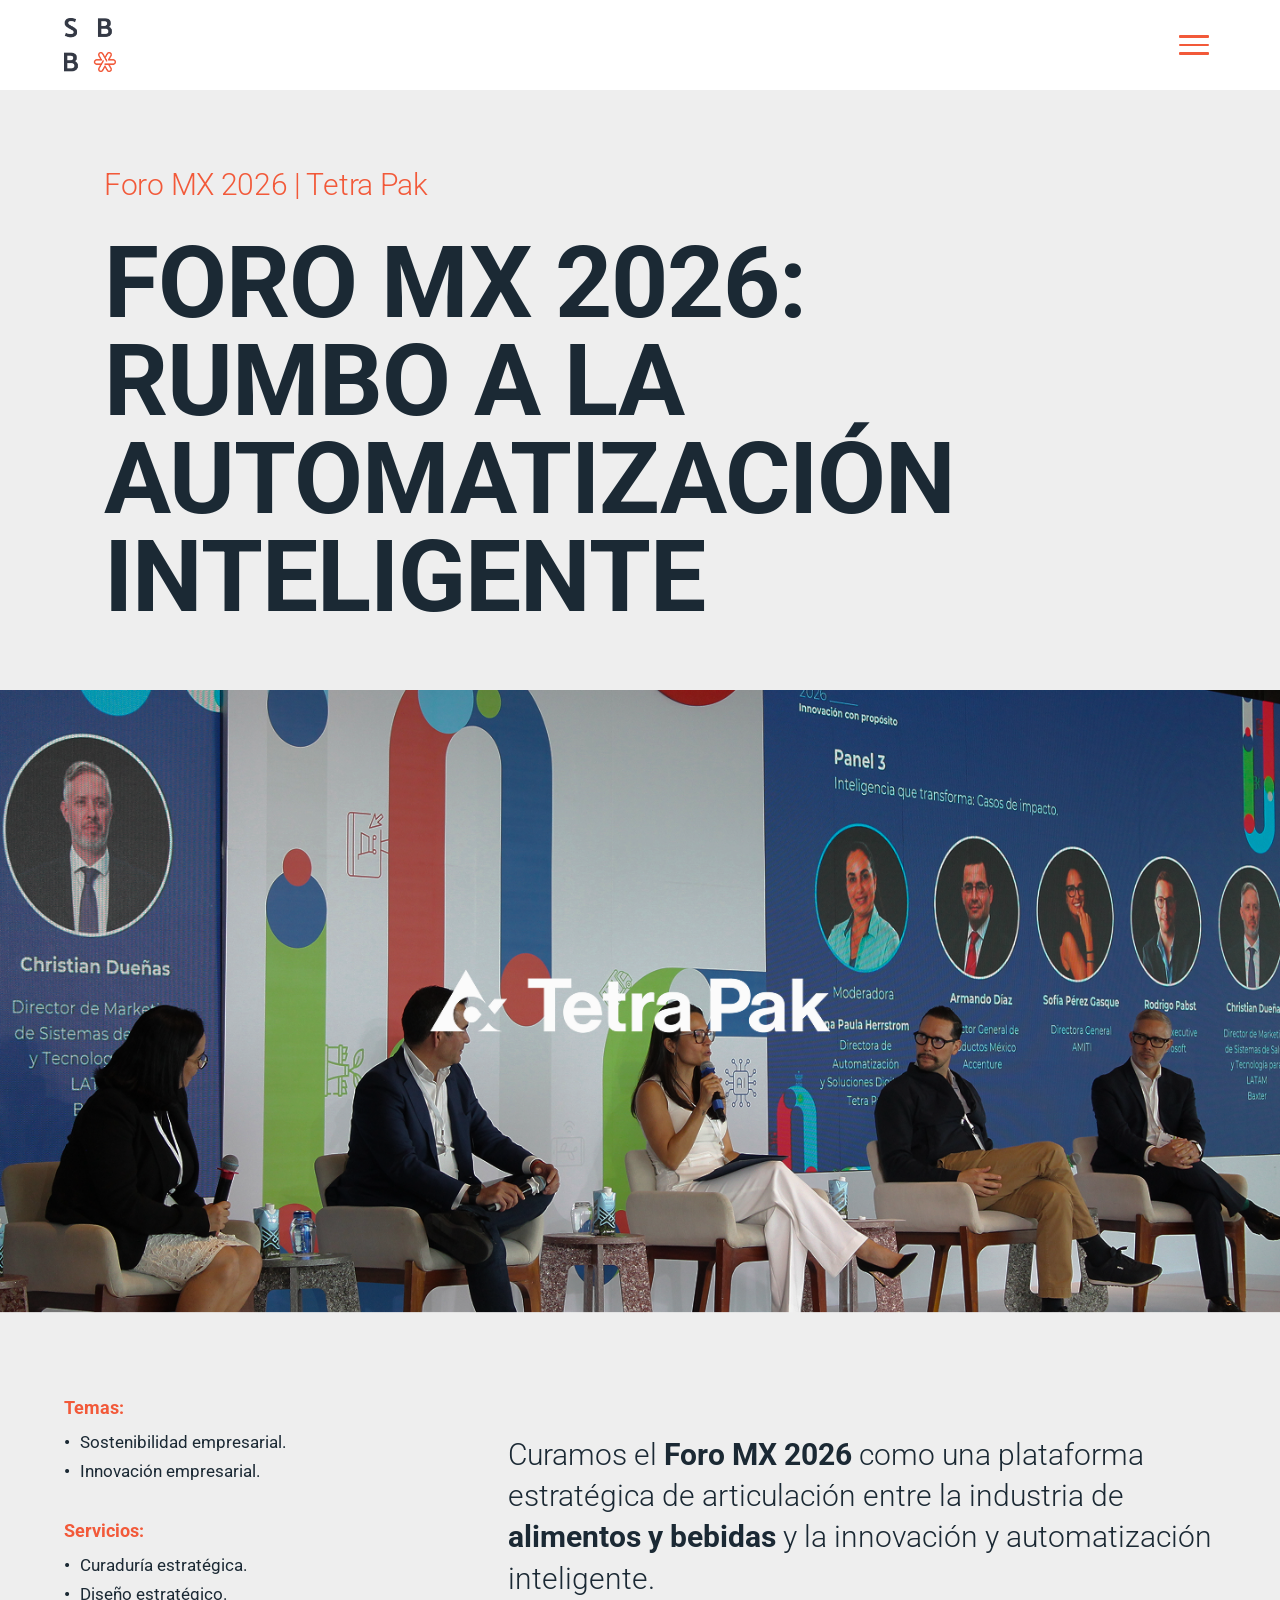
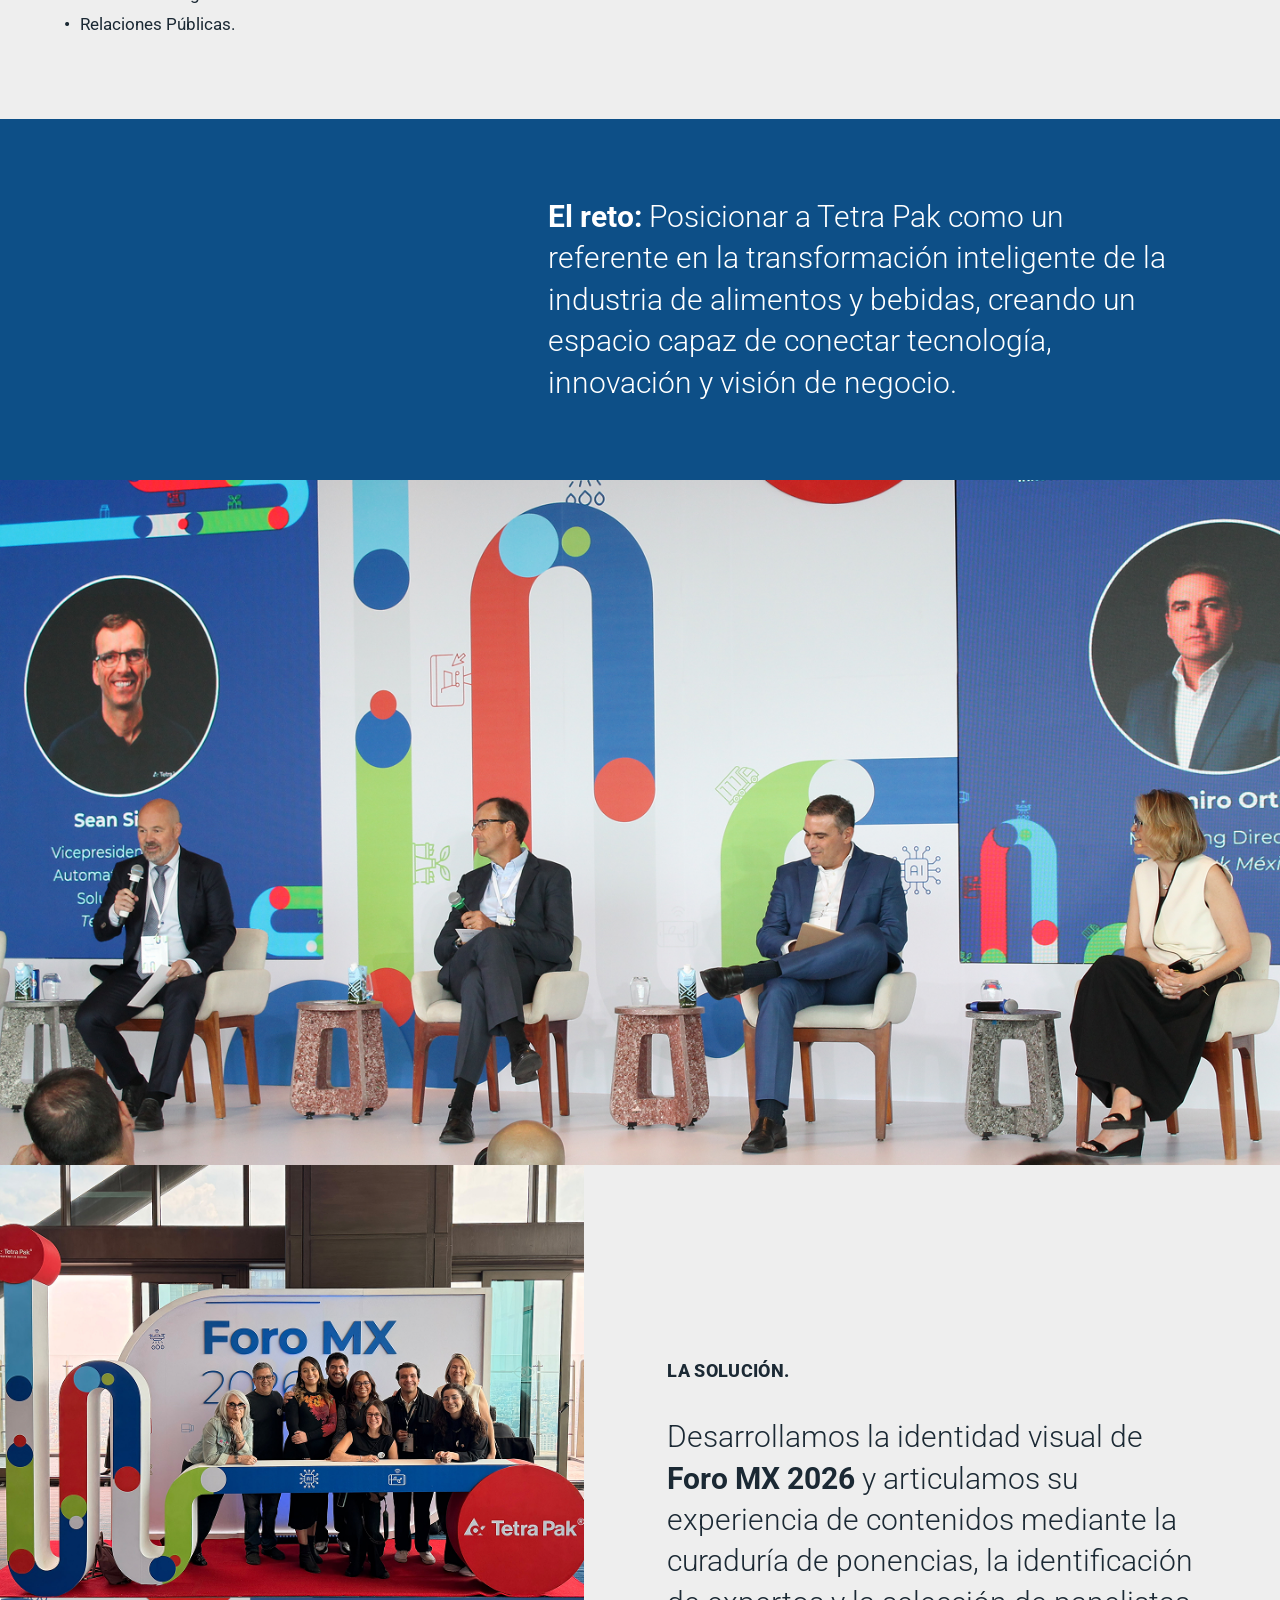
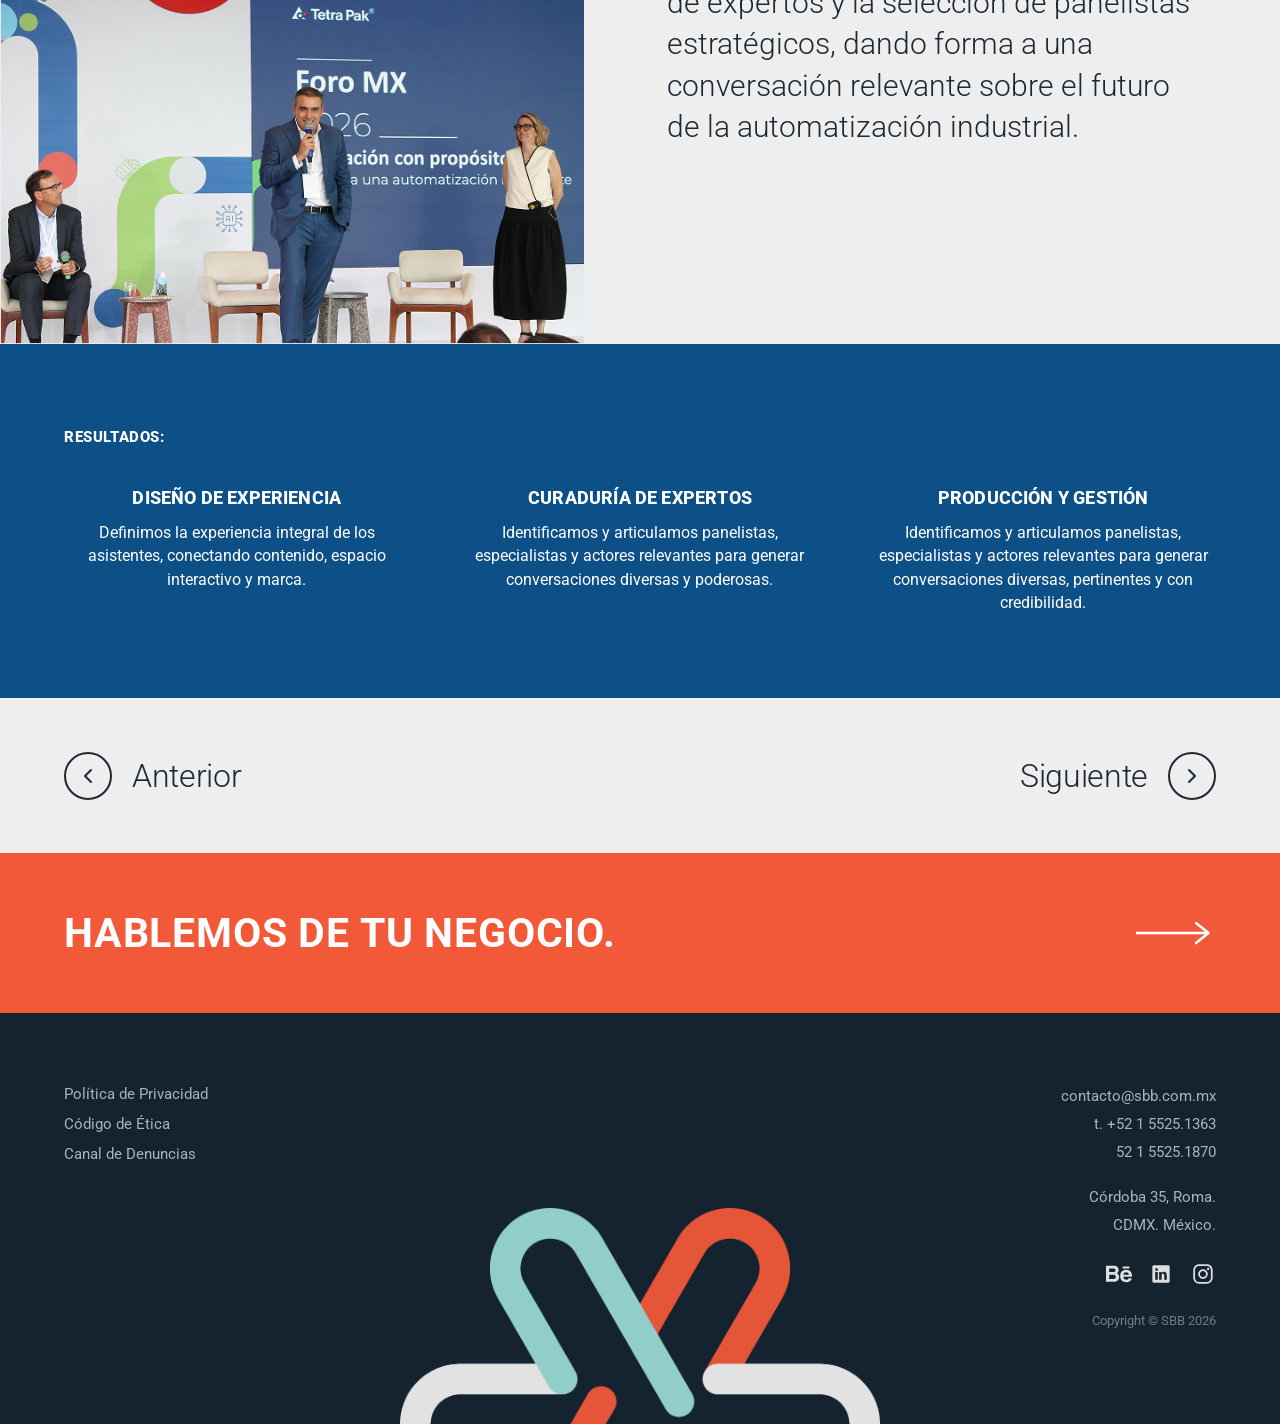
<file: proyecto-foromx2026.html>
<!DOCTYPE html>
<html lang="es">

<head>
  <meta charset="UTF-8">
  <meta name="viewport" content="width=device-width, initial-scale=1.0">
  <title>Foro MX 2026 | Tetra Pak | Proyectos | SBB - Sustainability, Brand &amp; Business</title>
  <meta name="description"
    content="Foro MX 2026 Tetra Pak: Curamos el Foro MX 2026 como una plataforma estratégica de articulación entre la industria de alimentos y bebidas y la innovación y automatización inteligente.">
  <meta name="theme-color" content="#FFFFFF">

  <!-- CSS Stylesheets -->
  <link rel="stylesheet" href="css/styles.css">
  <link rel="icon" type="image/png" href="assets/00_Branding/SBB-2026-logo.png">
</head>

<body class="case-page theme-foromx">
  <div class="app-container">

    <!-- Top Header Bar (All Viewports) -->
    <header class="mobile-header">
      <a href="index.html" class="brand-logo" aria-label="Inicio SBB">
        <img src="assets/00_Branding/SBB-2026-logo.png" alt="SBB Logo">
      </a>
      <button class="mobile-menu-toggle" id="mobileMenuToggle" aria-label="Abrir menú de navegación">
        <span></span>
        <span></span>
        <span></span>
      </button>
    </header>

    <!-- Navigation Drawer (Deploys via Hamburger Icon) -->
    <nav class="mobile-nav-drawer" id="mobileNavDrawer" aria-label="Navegación principal">
      <ul class="nav-menu">
        <li class="nav-item"><a href="index.html#hero" class="mobile-nav-link">Nosotros</a></li>
        <li class="nav-item"><a href="servicios.html" class="mobile-nav-link">Servicios</a></li>
        <li class="nav-item active"><a href="proyectos.html" class="mobile-nav-link">Proyectos</a></li>
        <li class="nav-item"><a href="equipo.html" class="mobile-nav-link">Equipo</a></li>
        <li class="nav-item"><a href="sustentabilidad.html" class="mobile-nav-link">Sustentabilidad</a></li>
      </ul>
    </nav>

    <!-- Main Content Stream -->
    <main class="main-content">

      <!-- Section 1: Hero Header & Banner -->
      <section class="case-hero-section" id="hero">
        <div class="case-hero-header">
          <p class="case-tagline reveal-on-scroll">Foro MX 2026 | Tetra Pak</p>
          <h1 class="case-hero-title reveal-on-scroll delay-1">
            FORO MX 2026:<br>
            RUMBO A LA<br>
            AUTOMATIZACIÓN<br>
            INTELIGENTE
          </h1>
        </div>

        <div class="case-banner-container reveal-on-scroll">
          <img src="assets/03_7_Proyectos-Foro MX 2026/Banner-ForoMX2026-TetraPak.png"
            alt="Foro MX 2026 Tetra Pak - Rumbo a la automatización inteligente" class="case-banner-img">
        </div>
      </section>

      <!-- Section 2: Intro & Scope (Metadata + Lead Statement) -->
      <section class="case-intro-section">
        <div class="case-intro-grid">
          <!-- Left Column: Scope & Categories -->
          <div class="case-meta-col reveal-on-scroll">
            <div class="case-meta-group">
              <h2 class="case-meta-title">Temas:</h2>
              <ul class="case-meta-list">
                <li>Sostenibilidad empresarial.</li>
                <li>Innovación empresarial.</li>
              </ul>
            </div>

            <div class="case-meta-group">
              <h2 class="case-meta-title">Servicios:</h2>
              <ul class="case-meta-list">
                <li>Curaduría estratégica.</li>
                <li>Diseño estratégico.</li>
                <li>Relaciones Públicas.</li>
              </ul>
            </div>
          </div>

          <!-- Right Column: Strategic Statement -->
          <div class="case-statement-col reveal-on-scroll delay-1">
            <p class="case-statement-lead">
              Curamos el <strong>Foro MX 2026</strong> como una plataforma estratégica de articulación entre la industria de <strong>alimentos y bebidas</strong> y la innovación y automatización inteligente.
            </p>
          </div>
        </div>
      </section>

      <!-- Section 3: El Reto (Brand Bar + Full-width Photo) -->
      <section class="case-reto-section">
        <div class="case-bar-brand reveal-on-scroll">
          <p class="case-bar-text">
            <strong>El reto:</strong> Posicionar a Tetra Pak como un referente en la transformación inteligente de la industria de alimentos y bebidas, creando un espacio capaz de conectar tecnología, innovación y visión de negocio.
          </p>
        </div>
        <div class="case-photo-container reveal-on-scroll">
          <img src="assets/03_7_Proyectos-Foro MX 2026/Imagen-ForoMX2026-TetraPak-reto.png"
            alt="Foro MX 2026 - Panel de discusión con líderes de la industria" class="case-photo-img" loading="lazy">
        </div>
      </section>

      <!-- Section 4: La Solución (2 Columns: Image + Content) -->
      <section class="case-solucion-section">
        <div class="case-solucion-grid">
          <!-- Left Column: Image -->
          <div class="case-solucion-img-col reveal-on-scroll">
            <img src="assets/03_7_Proyectos-Foro MX 2026/Imagen-ForoMX2026-TetraPak-solucion.png"
              alt="Identidad visual y experiencia de contenidos de Foro MX 2026 Tetra Pak" class="case-solucion-img"
              loading="lazy">
          </div>

          <!-- Right Column: Narrative Solution -->
          <div class="case-solucion-text-col reveal-on-scroll delay-1">
            <h2 class="case-kicker">LA SOLUCIÓN.</h2>
            <div class="case-solucion-content">
              <p>
                Desarrollamos la identidad visual de <strong>Foro MX 2026</strong> y articulamos su experiencia de contenidos mediante la curaduría de ponencias, la identificación de expertos y la selección de panelistas estratégicos, dando forma a una conversación relevante sobre el futuro de la automatización industrial.
              </p>
            </div>
          </div>
        </div>
      </section>

      <!-- Section 5: Resultados (Brand Bar with 3 Columns) -->
      <section class="case-resultados-section">
        <div class="case-resultados-container reveal-on-scroll">
          <span class="case-resultados-kicker">RESULTADOS:</span>
          <div class="case-resultados-grid">
            <div class="case-resultado-col">
              <h3 class="case-resultado-title">DISEÑO DE EXPERIENCIA</h3>
              <p class="case-resultado-desc">Definimos la experiencia integral de los asistentes, conectando contenido, espacio interactivo y marca.</p>
            </div>

            <div class="case-resultado-col">
              <h3 class="case-resultado-title">CURADURÍA DE EXPERTOS</h3>
              <p class="case-resultado-desc">Identificamos y articulamos panelistas, especialistas y actores relevantes para generar conversaciones diversas y poderosas.</p>
            </div>

            <div class="case-resultado-col">
              <h3 class="case-resultado-title">PRODUCCIÓN Y GESTIÓN</h3>
              <p class="case-resultado-desc">Identificamos y articulamos panelistas, especialistas y actores relevantes para generar conversaciones diversas, pertinentes y con credibilidad.</p>
            </div>
          </div>
        </div>
      </section>

      <!-- Project Pagination Bar -->
      <nav class="case-pagination-section" aria-label="Navegación entre proyectos">
        <div class="case-pagination-inner">
          <a href="proyecto-telcel.html" class="case-pagination-link prev" aria-label="Proyecto anterior: Sostenibilidad Telcel">
            <span class="case-pagination-icon" aria-hidden="true">
              <svg viewBox="0 0 24 24" fill="none" stroke="currentColor">
                <polyline points="15 18 9 12 15 6" stroke-width="2" stroke-linecap="round" stroke-linejoin="round" />
              </svg>
            </span>
            <span class="case-pagination-label">Anterior</span>
          </a>

          <a href="proyecto-foromx.html" class="case-pagination-link next" aria-label="Siguiente proyecto: Foro MX 2025 Tetra Pak">
            <span class="case-pagination-label">Siguiente</span>
            <span class="case-pagination-icon" aria-hidden="true">
              <svg viewBox="0 0 24 24" fill="none" stroke="currentColor">
                <polyline points="9 18 15 12 9 6" stroke-width="2" stroke-linecap="round" stroke-linejoin="round" />
              </svg>
            </span>
          </a>
        </div>
      </nav>

      <!-- Section 6: Call to Action Banner -->
      <section class="cta-section" id="contacto">
        <a href="#contacto-modal" class="cta-banner open-modal-btn" role="button"
          aria-label="Abrir formulario de contacto">
          <h2 class="cta-title">HABLEMOS DE TU NEGOCIO.</h2>
          <div class="cta-arrow" aria-hidden="true">
            <svg viewBox="0 0 64 24" fill="none" stroke="currentColor">
              <line x1="0" y1="12" x2="58" y2="12" stroke-width="2" />
              <polyline points="48 4 58 12 48 20" stroke-width="2" stroke-linecap="round" stroke-linejoin="round" />
            </svg>
          </div>
        </a>
      </section>

      <!-- Section 7: Footer -->
      <footer class="footer-section" id="footer">
        <div class="section-inner">
          <div class="footer-grid">
            <!-- Left Column: Legal -->
            <div class="footer-col footer-col-left">
              <a href="#privacidad" class="footer-link">Política de Privacidad</a>
              <a href="#etica" class="footer-link">Código de Ética</a>
              <a href="#denuncias" class="footer-link">Canal de Denuncias</a>
            </div>

            <!-- Right Column: Contact info & Copyright -->
            <div class="footer-col footer-col-right">
              <p class="footer-contact-item"><a href="mailto:contacto@sbb.com.mx" class="footer-link">contacto@sbb.com.mx</a></p>
              <p class="footer-contact-item">t. +52 1 5525.1363</p>
              <p class="footer-contact-item">52 1 5525.1870</p>
              <div class="footer-spacer"></div>
              <p class="footer-contact-item">Córdoba 35, Roma.</p>
              <p class="footer-contact-item">CDMX. México.</p>
              <div class="footer-social-links">
                <a href="https://www.behance.net/SBB" target="_blank" rel="noopener noreferrer" aria-label="Behance SBB">
                  <img src="assets/00_Branding/behance-icon.svg" alt="Behance" class="social-icon">
                </a>
                <a href="https://www.linkedin.com/company/savitzkymx" target="_blank" rel="noopener noreferrer" aria-label="LinkedIn SBB">
                  <img src="assets/00_Branding/linkedin-icon.svg" alt="LinkedIn" class="social-icon">
                </a>
                <a href="https://www.instagram.com/sbb_mx/" target="_blank" rel="noopener noreferrer" aria-label="Instagram SBB">
                  <img src="assets/00_Branding/instagram-icon.svg" alt="Instagram" class="social-icon">
                </a>
              </div>
              <p class="footer-copyright">Copyright © SBB 2026</p>
            </div>
          </div>

          <!-- Bottom Logo Matatena Graphic -->
          <div class="footer-matatena-container">
            <img src="assets/00_Branding/matatena-footer.png" alt="SBB Matatena Graphic" class="footer-matatena-img">
          </div>
        </div>
      </footer>

    </main>
  </div>

  <!-- Contact Modal -->
  <div class="modal-overlay" id="contactModal" aria-hidden="true" role="dialog" aria-labelledby="modalTitle">
    <div class="modal-card">
      <button class="modal-close-btn" id="closeModalBtn" aria-label="Cerrar ventana emergente">&times;</button>

      <div class="modal-header">
        <h3 class="modal-title" id="modalTitle">Hablemos de tu negocio.</h3>
        <p class="modal-subtitle">Cuéntanos sobre tus retos de marca, sostenibilidad e innovación.</p>
      </div>

      <form class="contact-form" id="contactForm">
        <div class="form-group">
          <label for="name">Nombre completo</label>
          <input type="text" id="name" class="form-input" placeholder="Ej. Ana García" required>
        </div>

        <div class="form-group">
          <label for="email">Correo electrónico</label>
          <input type="email" id="email" class="form-input" placeholder="ana@empresa.com" required>
        </div>

        <div class="form-group">
          <label for="area">Ámbito de Interés</label>
          <select id="area" class="form-select" required>
            <option value="" disabled selected>Selecciona una opción</option>
            <option value="branding">Estrategia de Marca &amp; Branding</option>
            <option value="sostenibilidad">Sustentabilidad e Innovación de Negocio</option>
            <option value="comunicacion">Comunicación Estratégica</option>
            <option value="digital">Innovación Digital</option>
            <option value="integral">Transformación Integral</option>
          </select>
        </div>

        <div class="form-group">
          <label for="message">Mensaje</label>
          <textarea id="message" class="form-textarea" placeholder="Describe brevemente tus objetivos..." required></textarea>
        </div>

        <button type="submit" class="form-submit-btn">Enviar Mensaje</button>
      </form>

      <div class="form-success-msg" id="formSuccessMsg">
        ¡Muchas gracias por contactarnos! Nos pondremos en contacto contigo a la brevedad.
      </div>
    </div>
  </div>

  <!-- JavaScript -->
  <script src="js/main.js"></script>
</body>

</html>
</file>
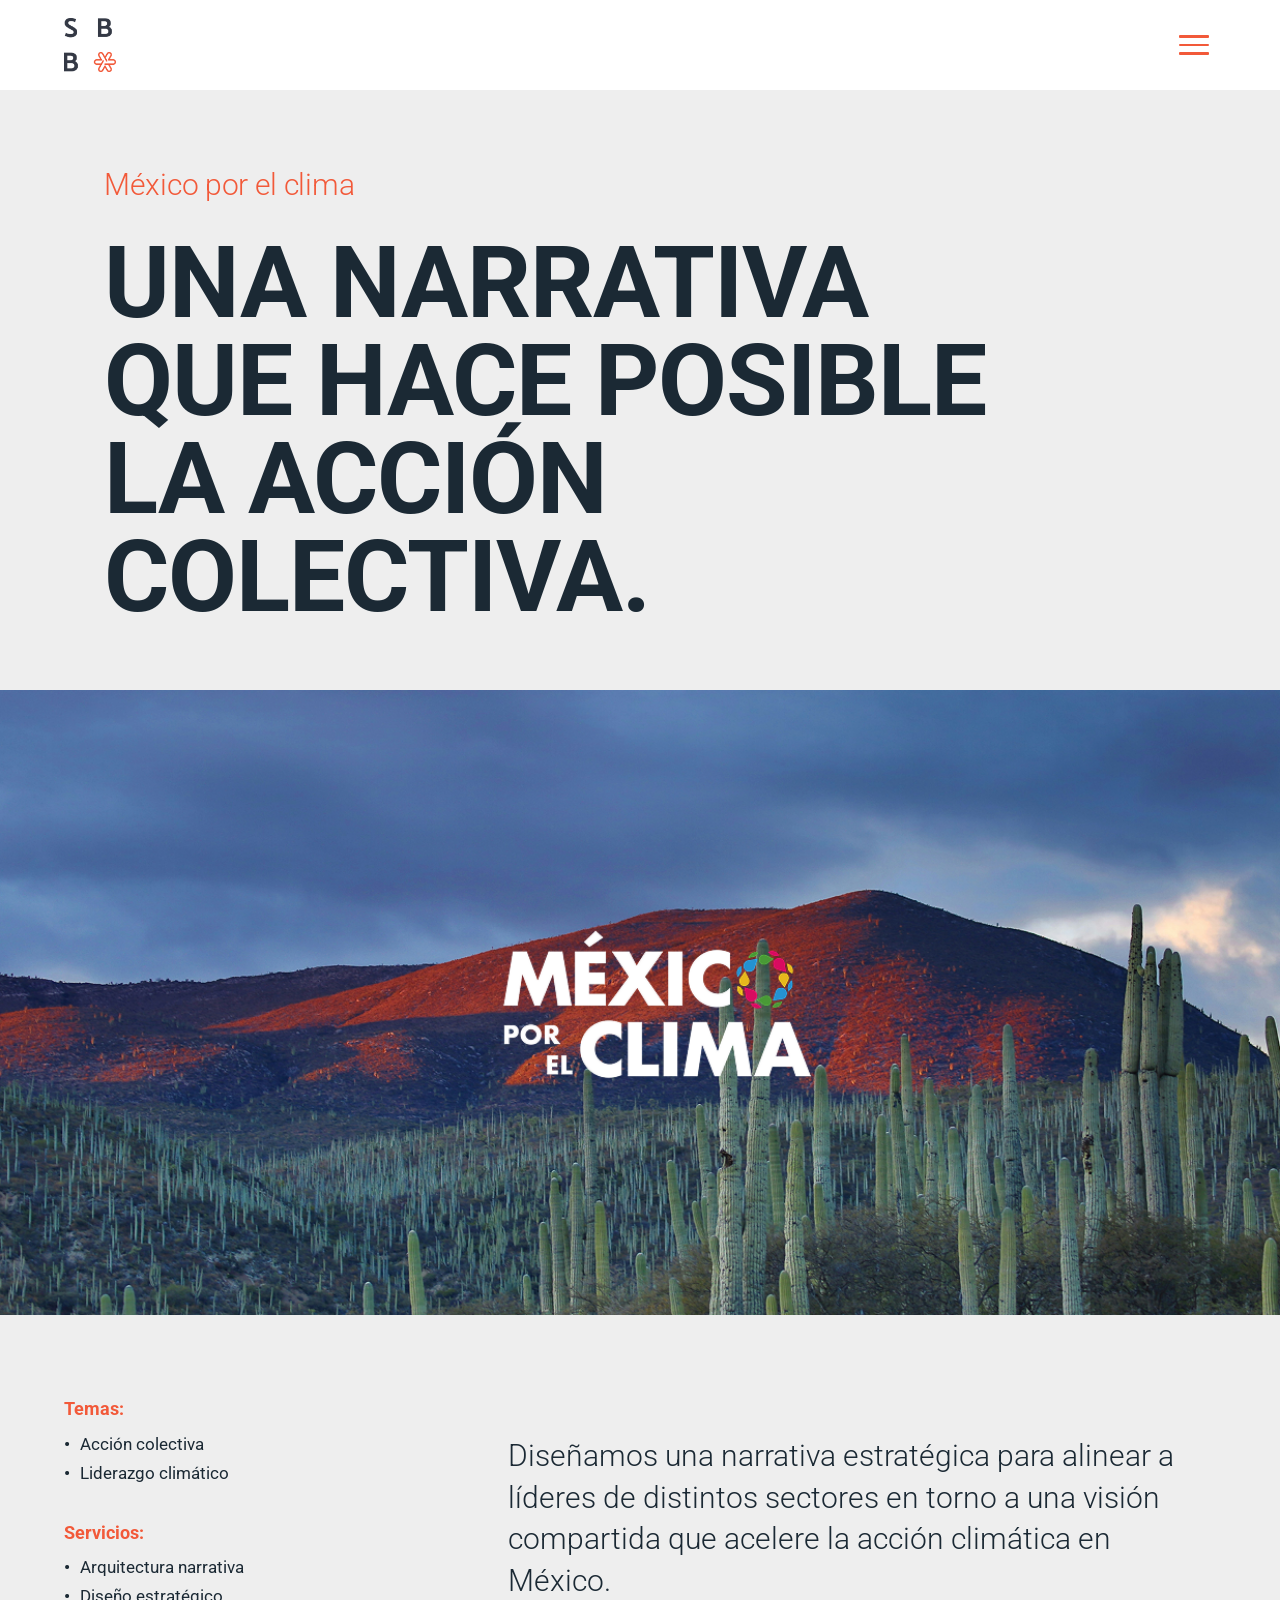
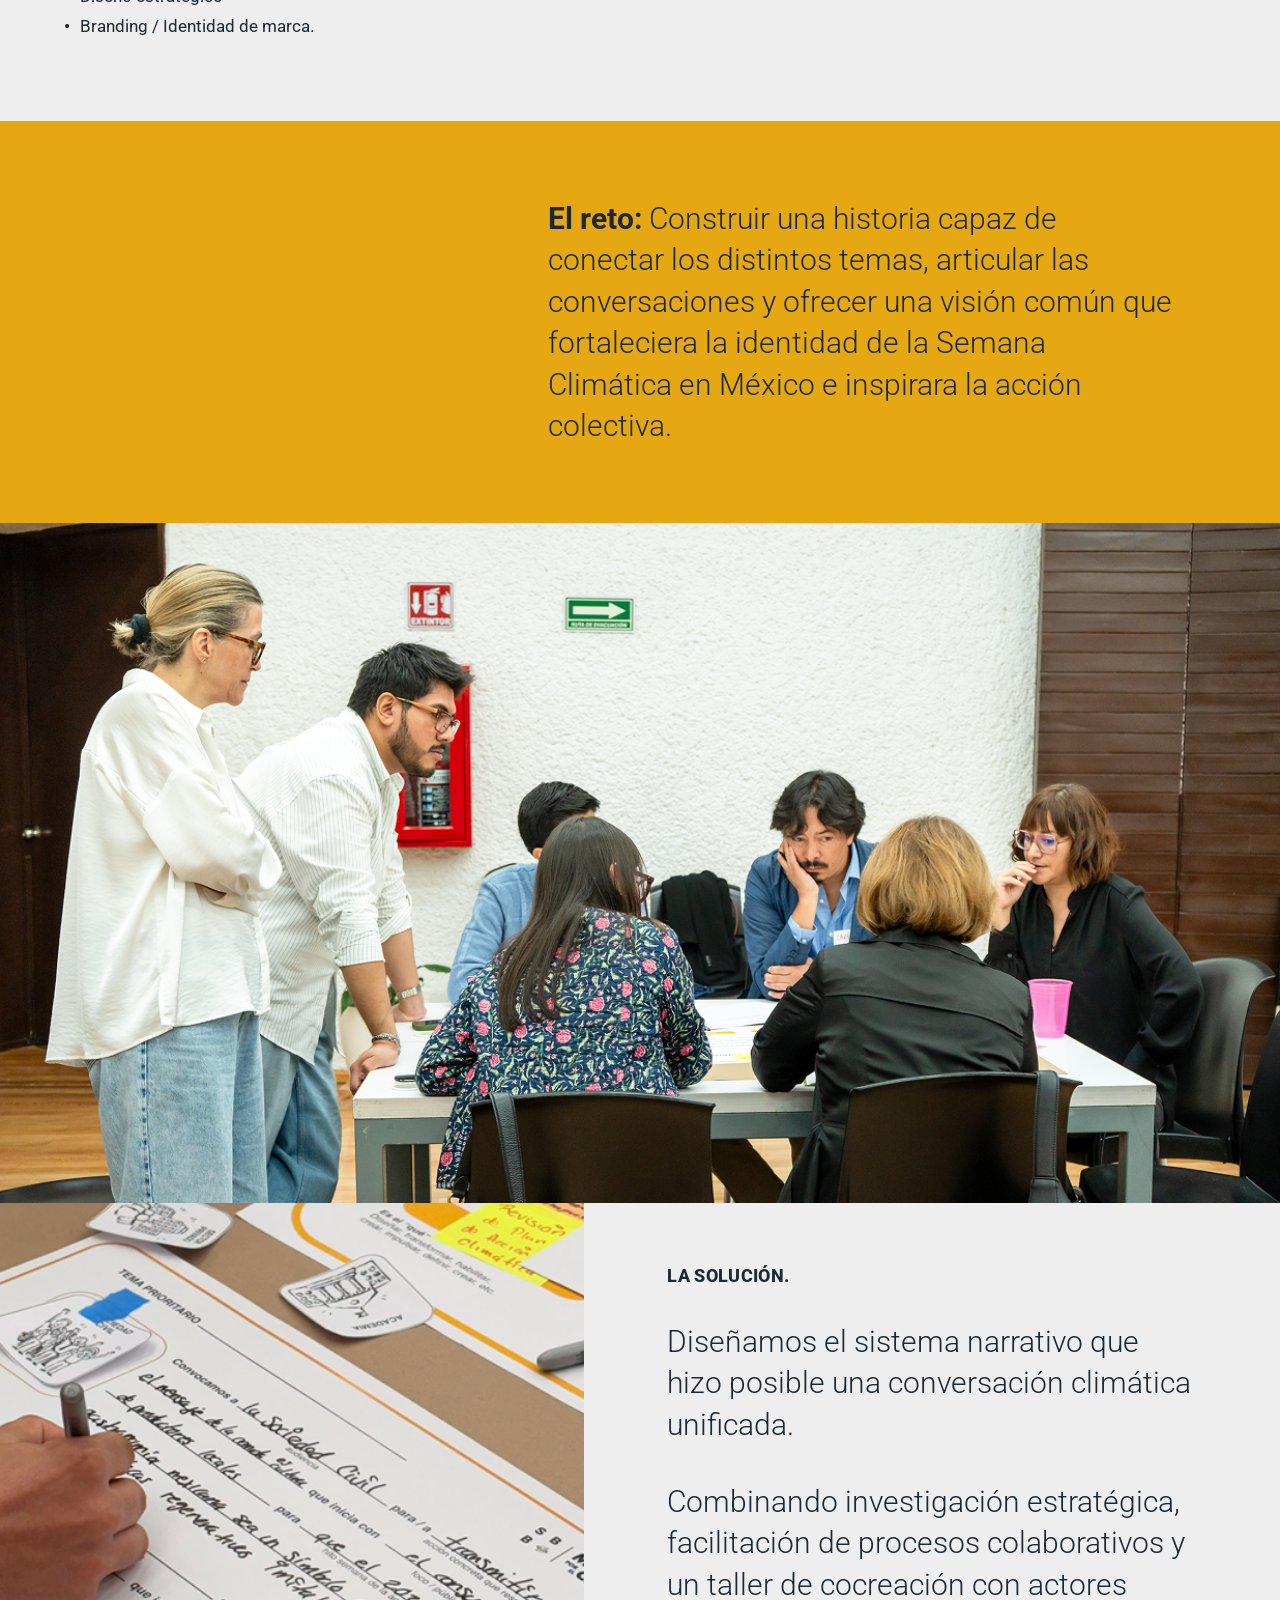
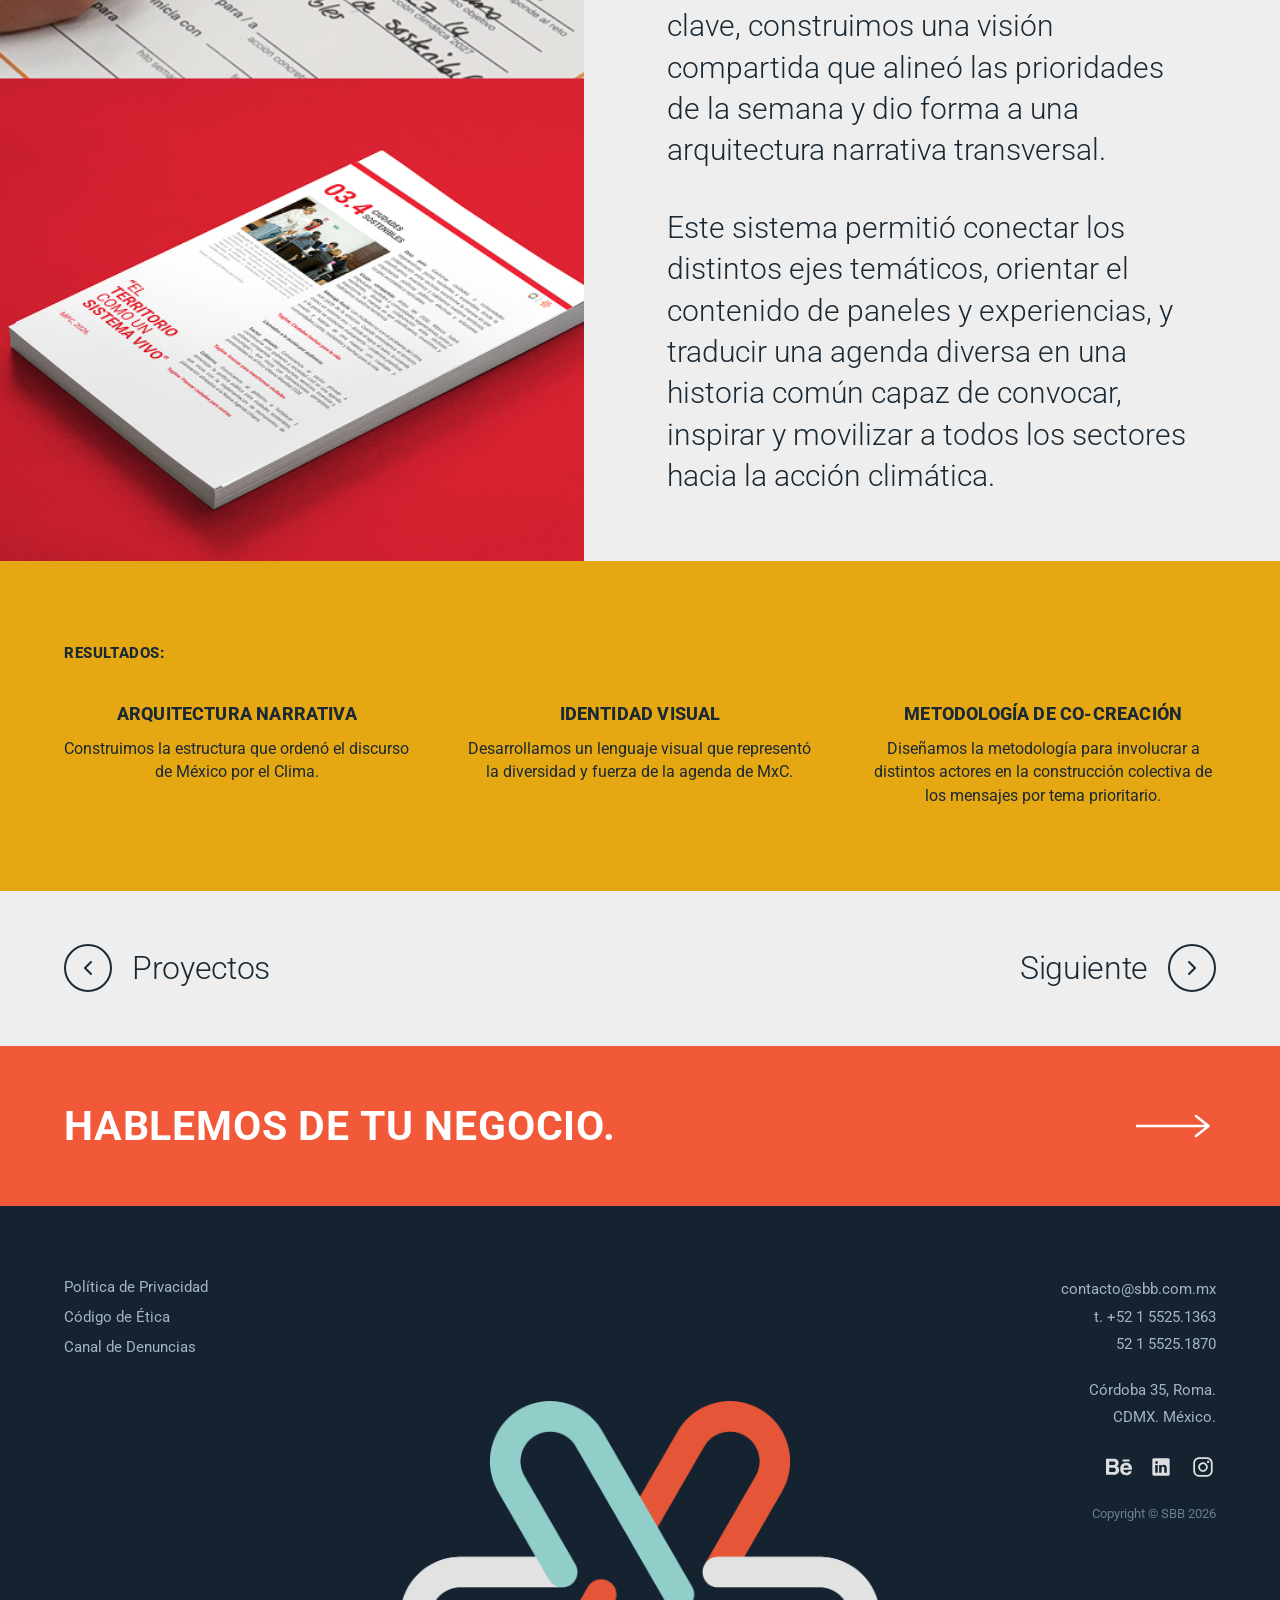
<file: proyecto-mxc.html>
<!DOCTYPE html>
<html lang="es">

<head>
  <meta charset="UTF-8">
  <meta name="viewport" content="width=device-width, initial-scale=1.0">
  <title>México por el Clima | Proyectos | SBB - Sustainability, Brand &amp; Business</title>
  <meta name="description"
    content="México por el Clima: Diseñamos una narrativa estratégica para alinear a líderes de distintos sectores en torno a una visión compartida que acelere la acción climática en México.">
  <meta name="theme-color" content="#FFFFFF">

  <!-- CSS Stylesheets -->
  <link rel="stylesheet" href="css/styles.css">
  <link rel="icon" type="image/png" href="assets/00_Branding/SBB-2026-logo.png">
</head>

<body class="case-page">
  <div class="app-container">

    <!-- Top Header Bar (All Viewports) -->
    <header class="mobile-header">
      <a href="index.html" class="brand-logo" aria-label="Inicio SBB">
        <img src="assets/00_Branding/SBB-2026-logo.png" alt="SBB Logo">
      </a>
      <button class="mobile-menu-toggle" id="mobileMenuToggle" aria-label="Abrir menú de navegación">
        <span></span>
        <span></span>
        <span></span>
      </button>
    </header>

    <!-- Navigation Drawer (Deploys via Hamburger Icon) -->
    <nav class="mobile-nav-drawer" id="mobileNavDrawer" aria-label="Navegación principal">
      <ul class="nav-menu">
        <li class="nav-item"><a href="index.html#hero" class="mobile-nav-link">Nosotros</a></li>
        <li class="nav-item"><a href="servicios.html" class="mobile-nav-link">Servicios</a></li>
        <li class="nav-item active"><a href="proyectos.html" class="mobile-nav-link">Proyectos</a></li>
        <li class="nav-item"><a href="equipo.html" class="mobile-nav-link">Equipo</a></li>
        <li class="nav-item"><a href="sustentabilidad.html" class="mobile-nav-link">Sustentabilidad</a></li>
      </ul>
    </nav>

    <!-- Main Content Stream -->
    <main class="main-content">

      <!-- Section 1: Hero Header & Banner -->
      <section class="case-hero-section" id="hero">
        <div class="case-hero-header">
          <p class="case-tagline reveal-on-scroll">México por el clima</p>
          <h1 class="case-hero-title reveal-on-scroll delay-1">
            UNA NARRATIVA<br>
            QUE HACE POSIBLE<br>
            LA ACCIÓN<br>
            COLECTIVA.
          </h1>
        </div>

        <div class="case-banner-container reveal-on-scroll">
          <img src="assets/03_1_Proyectos-MxC/Banner-MxC.png" alt="México por el Clima - Una narrativa que hace posible la acción colectiva" class="case-banner-img">
        </div>
      </section>

      <!-- Section 2: Intro & Scope (Metadata + Lead Statement) -->
      <section class="case-intro-section">
        <div class="case-intro-grid">
          <!-- Left Column: Scope & Categories -->
          <div class="case-meta-col reveal-on-scroll">
            <div class="case-meta-group">
              <h2 class="case-meta-title">Temas:</h2>
              <ul class="case-meta-list">
                <li>Acción colectiva</li>
                <li>Liderazgo climático</li>
              </ul>
            </div>

            <div class="case-meta-group">
              <h2 class="case-meta-title">Servicios:</h2>
              <ul class="case-meta-list">
                <li>Arquitectura narrativa</li>
                <li>Diseño estratégico</li>
                <li>Branding / Identidad de marca.</li>
              </ul>
            </div>
          </div>

          <!-- Right Column: Strategic Statement -->
          <div class="case-statement-col reveal-on-scroll delay-1">
            <p class="case-statement-lead">
              Diseñamos una narrativa estratégica para alinear a líderes de distintos sectores en torno a una visión compartida que acelere la acción climática en México.
            </p>
          </div>
        </div>
      </section>

      <!-- Section 3: El Reto (Golden Bar + Full-width Photo) -->
      <section class="case-reto-section">
        <div class="case-bar-gold reveal-on-scroll">
          <p class="case-bar-text">
            <strong>El reto:</strong> Construir una historia capaz de conectar los distintos temas, articular las conversaciones y ofrecer una visión común que fortaleciera la identidad de la Semana Climática en México e inspirara la acción colectiva.
          </p>
        </div>
        <div class="case-photo-container reveal-on-scroll">
          <img src="assets/03_1_Proyectos-MxC/Imagen-MxC-reto.png" alt="Taller colaborativo con actores clave - México por el Clima" class="case-photo-img" loading="lazy">
        </div>
      </section>

      <!-- Section 4: La Solución (2 Columns: Image + Content) -->
      <section class="case-solucion-section">
        <div class="case-solucion-grid">
          <!-- Left Column: Image -->
          <div class="case-solucion-img-col reveal-on-scroll">
            <img src="assets/03_1_Proyectos-MxC/Imagen-MxC-solucion.png" alt="Sistema narrativo y herramientas metodológicas de México por el Clima" class="case-solucion-img" loading="lazy">
          </div>

          <!-- Right Column: Narrative Solution -->
          <div class="case-solucion-text-col reveal-on-scroll delay-1">
            <h2 class="case-kicker">LA SOLUCIÓN.</h2>
            <div class="case-solucion-content">
              <p>
                Diseñamos el sistema narrativo que hizo posible una conversación climática unificada.
              </p>
              <p>
                Combinando investigación estratégica, facilitación de procesos colaborativos y un taller de cocreación con actores clave, construimos una visión compartida que alineó las prioridades de la semana y dio forma a una arquitectura narrativa transversal.
              </p>
              <p>
                Este sistema permitió conectar los distintos ejes temáticos, orientar el contenido de paneles y experiencias, y traducir una agenda diversa en una historia común capaz de convocar, inspirar y movilizar a todos los sectores hacia la acción climática.
              </p>
            </div>
          </div>
        </div>
      </section>

      <!-- Section 5: Resultados (Golden Bar with 3 Columns) -->
      <section class="case-resultados-section">
        <div class="case-resultados-container reveal-on-scroll">
          <span class="case-resultados-kicker">RESULTADOS:</span>
          <div class="case-resultados-grid">
            <div class="case-resultado-col">
              <h3 class="case-resultado-title">ARQUITECTURA NARRATIVA</h3>
              <p class="case-resultado-desc">Construimos la estructura que ordenó el discurso de México por el Clima.</p>
            </div>

            <div class="case-resultado-col">
              <h3 class="case-resultado-title">IDENTIDAD VISUAL</h3>
              <p class="case-resultado-desc">Desarrollamos un lenguaje visual que representó la diversidad y fuerza de la agenda de MxC.</p>
            </div>

            <div class="case-resultado-col">
              <h3 class="case-resultado-title">METODOLOGÍA DE CO-CREACIÓN</h3>
              <p class="case-resultado-desc">Diseñamos la metodología para involucrar a distintos actores en la construcción colectiva de los mensajes por tema prioritario.</p>
            </div>
          </div>
        </div>
      </section>

      <!-- Project Pagination Bar -->
      <nav class="case-pagination-section" aria-label="Navegación entre proyectos">
        <div class="case-pagination-inner">
          <a href="proyectos.html" class="case-pagination-link prev" aria-label="Volver a Proyectos">
            <span class="case-pagination-icon" aria-hidden="true">
              <svg viewBox="0 0 24 24" fill="none" stroke="currentColor">
                <polyline points="15 18 9 12 15 6" stroke-width="2" stroke-linecap="round" stroke-linejoin="round" />
              </svg>
            </span>
            <span class="case-pagination-label">Proyectos</span>
          </a>

          <a href="proyecto-telcel.html" class="case-pagination-link next" aria-label="Siguiente proyecto: Sostenibilidad Telcel">
            <span class="case-pagination-label">Siguiente</span>
            <span class="case-pagination-icon" aria-hidden="true">
              <svg viewBox="0 0 24 24" fill="none" stroke="currentColor">
                <polyline points="9 18 15 12 9 6" stroke-width="2" stroke-linecap="round" stroke-linejoin="round" />
              </svg>
            </span>
          </a>
        </div>
      </nav>

      <!-- Section 6: Call to Action Banner -->
      <section class="cta-section" id="contacto">
        <a href="#contacto-modal" class="cta-banner open-modal-btn" role="button"
          aria-label="Abrir formulario de contacto">
          <h2 class="cta-title">HABLEMOS DE TU NEGOCIO.</h2>
          <div class="cta-arrow" aria-hidden="true">
            <svg viewBox="0 0 64 24" fill="none" stroke="currentColor">
              <line x1="0" y1="12" x2="58" y2="12" stroke-width="2" />
              <polyline points="48 4 58 12 48 20" stroke-width="2" stroke-linecap="round" stroke-linejoin="round" />
            </svg>
          </div>
        </a>
      </section>

      <!-- Section 7: Footer -->
      <footer class="footer-section" id="footer">
        <div class="section-inner">
          <div class="footer-grid">
            <!-- Left Column: Legal -->
            <div class="footer-col footer-col-left">
              <a href="#privacidad" class="footer-link">Política de Privacidad</a>
              <a href="#etica" class="footer-link">Código de Ética</a>
              <a href="#denuncias" class="footer-link">Canal de Denuncias</a>
            </div>

            <!-- Right Column: Contact info & Copyright -->
            <div class="footer-col footer-col-right">
              <p class="footer-contact-item"><a href="mailto:contacto@sbb.com.mx" class="footer-link">contacto@sbb.com.mx</a></p>
              <p class="footer-contact-item">t. +52 1 5525.1363</p>
              <p class="footer-contact-item">52 1 5525.1870</p>
              <div class="footer-spacer"></div>
              <p class="footer-contact-item">Córdoba 35, Roma.</p>
              <p class="footer-contact-item">CDMX. México.</p>
              <div class="footer-social-links">
                <a href="https://www.behance.net/SBB" target="_blank" rel="noopener noreferrer" aria-label="Behance SBB">
                  <img src="assets/00_Branding/behance-icon.svg" alt="Behance" class="social-icon">
                </a>
                <a href="https://www.linkedin.com/company/savitzkymx" target="_blank" rel="noopener noreferrer" aria-label="LinkedIn SBB">
                  <img src="assets/00_Branding/linkedin-icon.svg" alt="LinkedIn" class="social-icon">
                </a>
                <a href="https://www.instagram.com/sbb_mx/" target="_blank" rel="noopener noreferrer" aria-label="Instagram SBB">
                  <img src="assets/00_Branding/instagram-icon.svg" alt="Instagram" class="social-icon">
                </a>
              </div>
              <p class="footer-copyright">Copyright © SBB 2026</p>
            </div>
          </div>

          <!-- Bottom Logo Matatena Graphic -->
          <div class="footer-matatena-container">
            <img src="assets/00_Branding/matatena-footer.png" alt="SBB Matatena Graphic" class="footer-matatena-img">
          </div>
        </div>
      </footer>

    </main>
  </div>

  <!-- Contact Modal -->
  <div class="modal-overlay" id="contactModal" aria-hidden="true" role="dialog" aria-labelledby="modalTitle">
    <div class="modal-card">
      <button class="modal-close-btn" id="closeModalBtn" aria-label="Cerrar ventana emergente">&times;</button>

      <div class="modal-header">
        <h3 class="modal-title" id="modalTitle">Hablemos de tu negocio.</h3>
        <p class="modal-subtitle">Cuéntanos sobre tus retos de marca, sostenibilidad e innovación.</p>
      </div>

      <form class="contact-form" id="contactForm">
        <div class="form-group">
          <label for="name">Nombre completo</label>
          <input type="text" id="name" class="form-input" placeholder="Ej. Ana García" required>
        </div>

        <div class="form-group">
          <label for="email">Correo electrónico</label>
          <input type="email" id="email" class="form-input" placeholder="ana@empresa.com" required>
        </div>

        <div class="form-group">
          <label for="area">Ámbito de Interés</label>
          <select id="area" class="form-select" required>
            <option value="" disabled selected>Selecciona una opción</option>
            <option value="branding">Estrategia de Marca &amp; Branding</option>
            <option value="sostenibilidad">Sustentabilidad e Innovación de Negocio</option>
            <option value="comunicacion">Comunicación Estratégica</option>
            <option value="digital">Innovación Digital</option>
            <option value="integral">Transformación Integral</option>
          </select>
        </div>

        <div class="form-group">
          <label for="message">Mensaje</label>
          <textarea id="message" class="form-textarea" placeholder="Describe brevemente tus objetivos..." required></textarea>
        </div>

        <button type="submit" class="form-submit-btn">Enviar Mensaje</button>
      </form>

      <div class="form-success-msg" id="formSuccessMsg">
        ¡Muchas gracias por contactarnos! Nos pondremos en contacto contigo a la brevedad.
      </div>
    </div>
  </div>

  <!-- JavaScript -->
  <script src="js/main.js"></script>
</body>

</html>
</file>
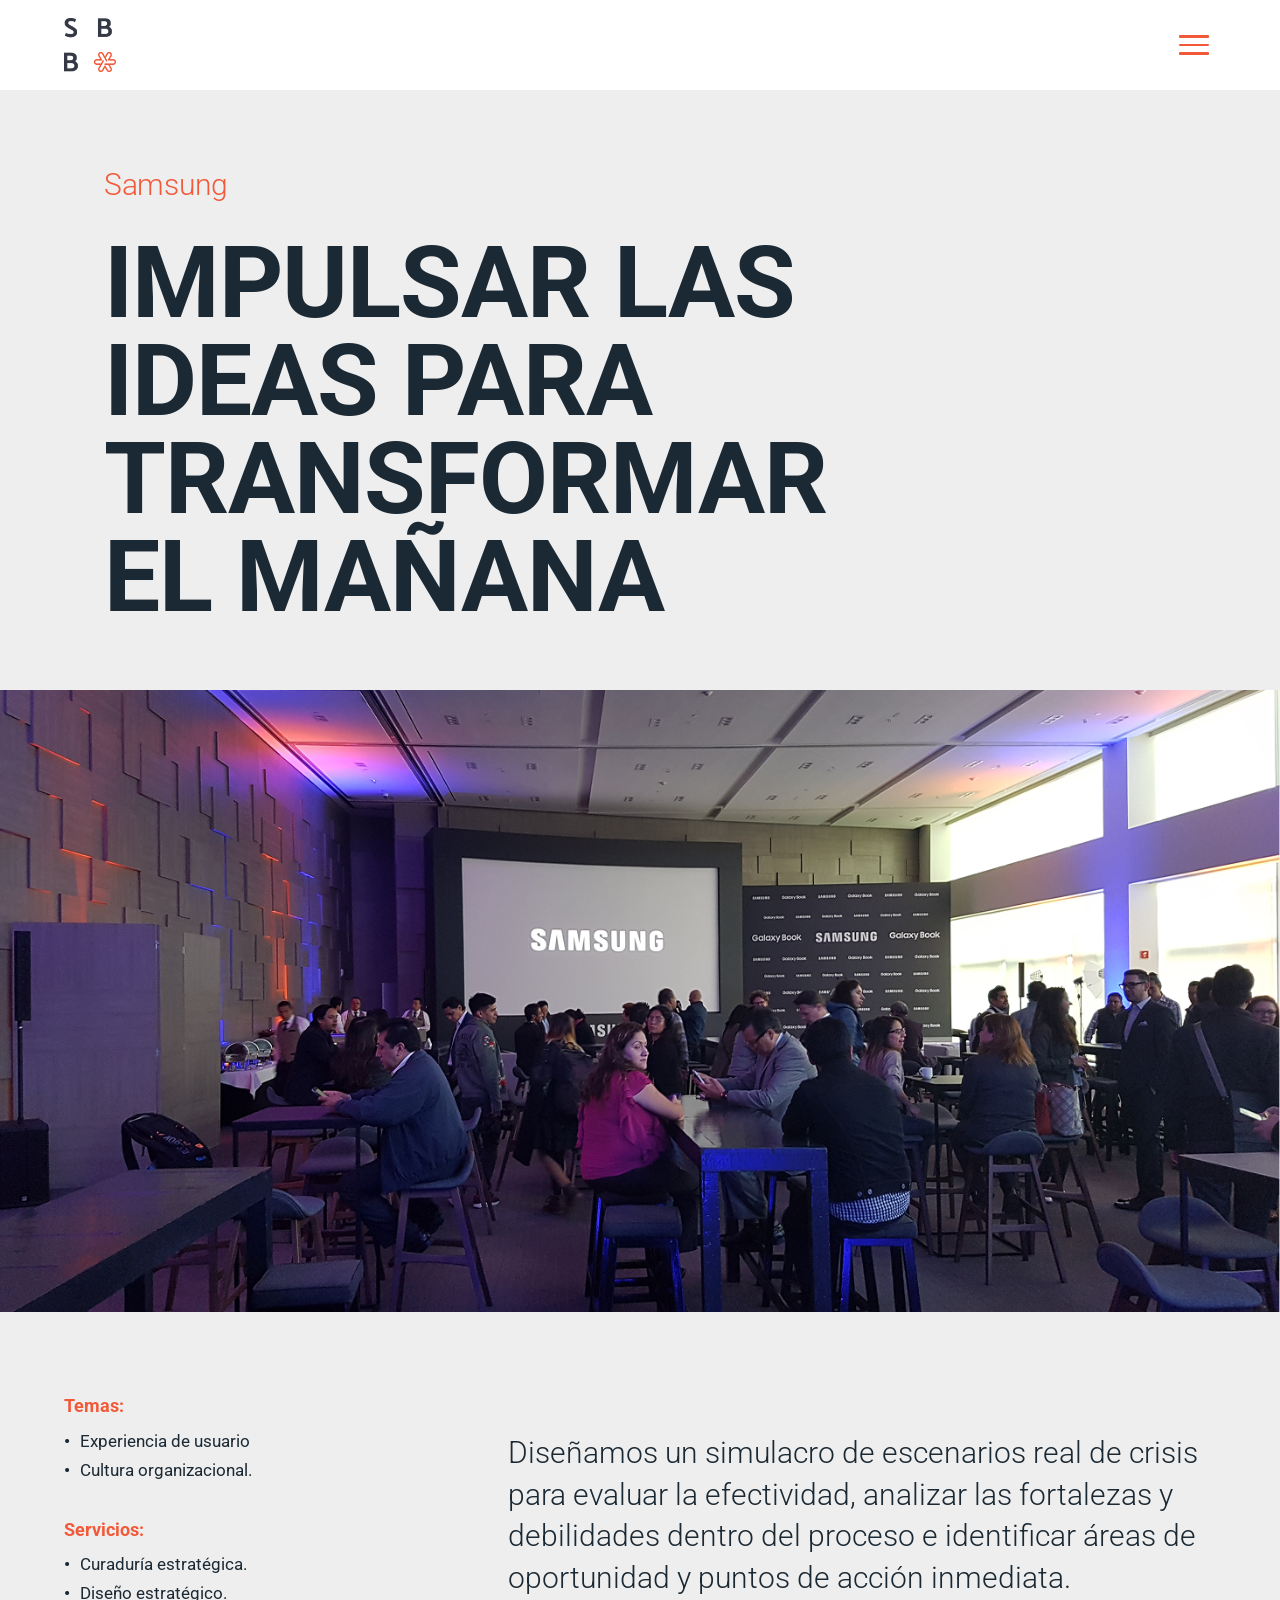
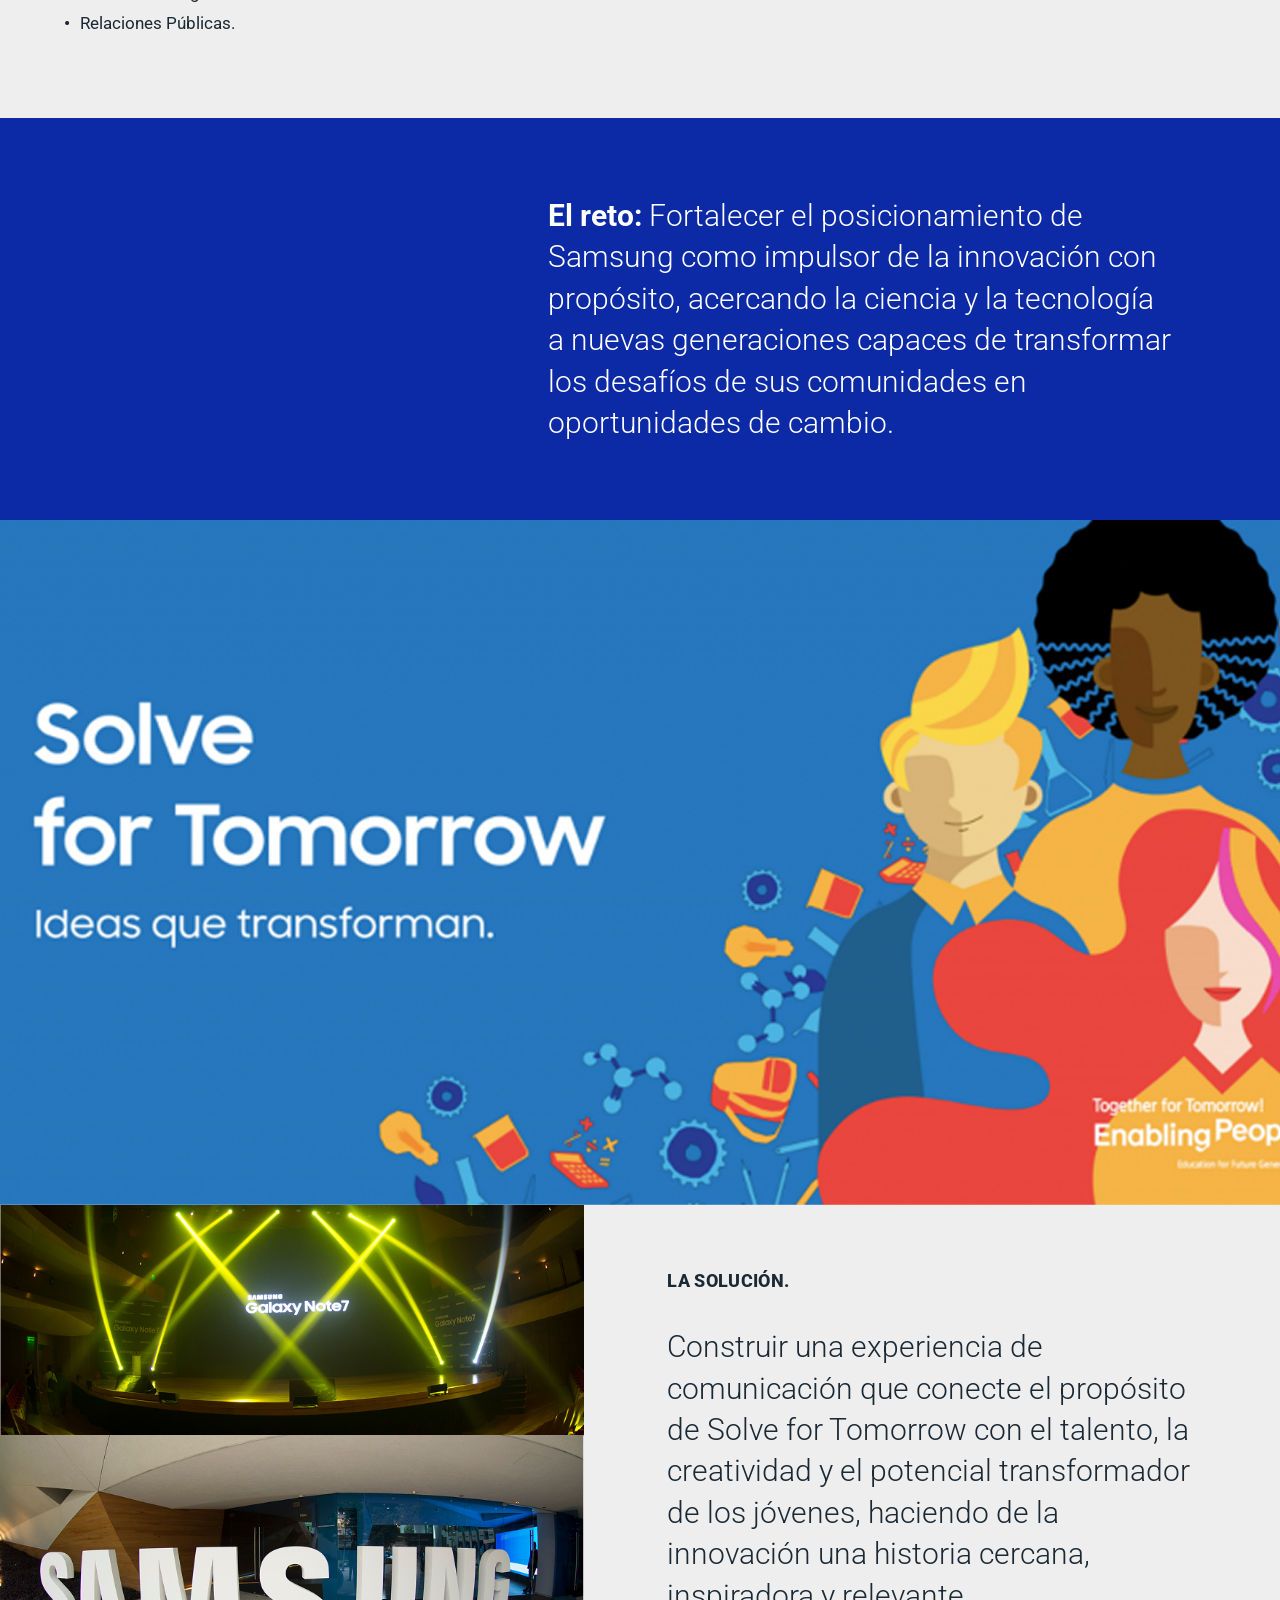
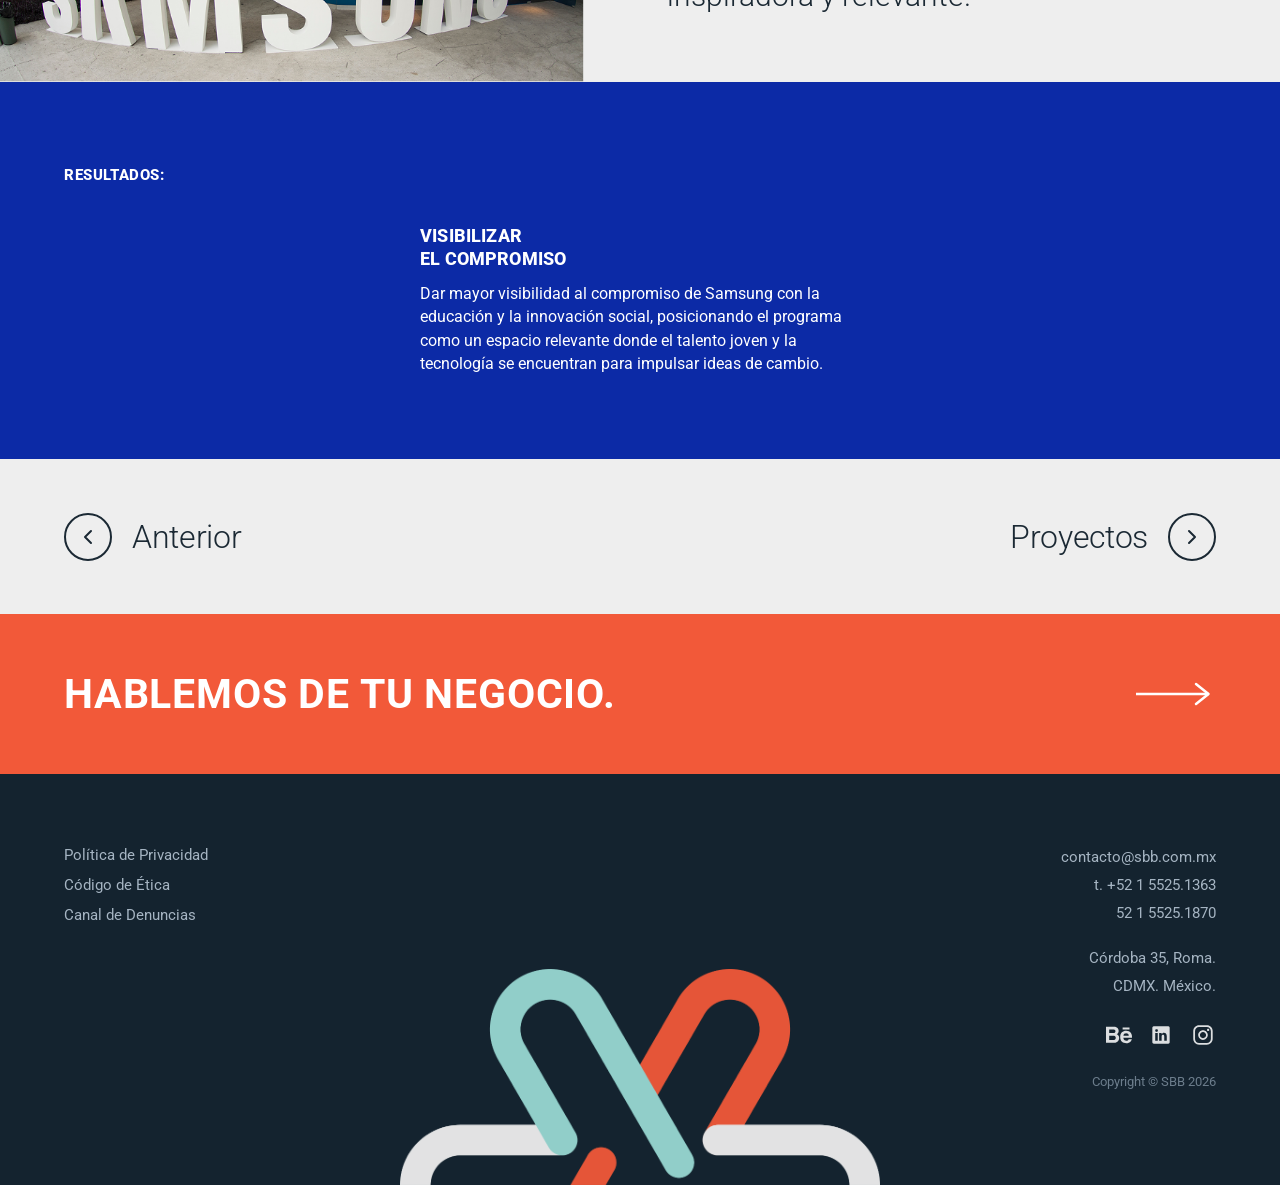
<file: proyecto-samsung.html>
<!DOCTYPE html>
<html lang="es">

<head>
  <meta charset="UTF-8">
  <meta name="viewport" content="width=device-width, initial-scale=1.0">
  <title>Samsung | Proyectos | SBB - Sustainability, Brand &amp; Business</title>
  <meta name="description"
    content="Samsung Solve for Tomorrow: Impulsar las ideas para transformar el mañana. Fortalecer el posicionamiento de Samsung como impulsor de la innovación con propósito.">
  <meta name="theme-color" content="#FFFFFF">

  <!-- CSS Stylesheets -->
  <link rel="stylesheet" href="css/styles.css">
  <link rel="icon" type="image/png" href="assets/00_Branding/SBB-2026-logo.png">
</head>

<body class="case-page theme-samsung">
  <div class="app-container">

    <!-- Top Header Bar (All Viewports) -->
    <header class="mobile-header">
      <a href="index.html" class="brand-logo" aria-label="Inicio SBB">
        <img src="assets/00_Branding/SBB-2026-logo.png" alt="SBB Logo">
      </a>
      <button class="mobile-menu-toggle" id="mobileMenuToggle" aria-label="Abrir menú de navegación">
        <span></span>
        <span></span>
        <span></span>
      </button>
    </header>

    <!-- Navigation Drawer (Deploys via Hamburger Icon) -->
    <nav class="mobile-nav-drawer" id="mobileNavDrawer" aria-label="Navegación principal">
      <ul class="nav-menu">
        <li class="nav-item"><a href="index.html#hero" class="mobile-nav-link">Nosotros</a></li>
        <li class="nav-item"><a href="servicios.html" class="mobile-nav-link">Servicios</a></li>
        <li class="nav-item active"><a href="proyectos.html" class="mobile-nav-link">Proyectos</a></li>
        <li class="nav-item"><a href="equipo.html" class="mobile-nav-link">Equipo</a></li>
        <li class="nav-item"><a href="sustentabilidad.html" class="mobile-nav-link">Sustentabilidad</a></li>
      </ul>
    </nav>

    <!-- Main Content Stream -->
    <main class="main-content">

      <!-- Section 1: Hero Header & Banner -->
      <section class="case-hero-section" id="hero">
        <div class="case-hero-header">
          <p class="case-tagline reveal-on-scroll">Samsung</p>
          <h1 class="case-hero-title reveal-on-scroll delay-1">
            IMPULSAR LAS<br>
            IDEAS PARA<br>
            TRANSFORMAR<br>
            EL MAÑANA
          </h1>
        </div>

        <div class="case-banner-container reveal-on-scroll">
          <img src="assets/03_8_Proyectos-Samsung/Banner-Samsung SFT.png"
            alt="Samsung Solve for Tomorrow - Impulsar las ideas para transformar el mañana" class="case-banner-img">
        </div>
      </section>

      <!-- Section 2: Intro & Scope (Metadata + Lead Statement) -->
      <section class="case-intro-section">
        <div class="case-intro-grid">
          <!-- Left Column: Scope & Categories -->
          <div class="case-meta-col reveal-on-scroll">
            <div class="case-meta-group">
              <h2 class="case-meta-title">Temas:</h2>
              <ul class="case-meta-list">
                <li>Experiencia de usuario</li>
                <li>Cultura organizacional.</li>
              </ul>
            </div>

            <div class="case-meta-group">
              <h2 class="case-meta-title">Servicios:</h2>
              <ul class="case-meta-list">
                <li>Curaduría estratégica.</li>
                <li>Diseño estratégico.</li>
                <li>Relaciones Públicas.</li>
              </ul>
            </div>
          </div>

          <!-- Right Column: Strategic Statement -->
          <div class="case-statement-col reveal-on-scroll delay-1">
            <p class="case-statement-lead">
              Diseñamos un simulacro de escenarios real de crisis para evaluar la efectividad, analizar las fortalezas y debilidades dentro del proceso e identificar áreas de oportunidad y puntos de acción inmediata.
            </p>
          </div>
        </div>
      </section>

      <!-- Section 3: El Reto (Brand Bar + Full-width Photo) -->
      <section class="case-reto-section">
        <div class="case-bar-brand reveal-on-scroll">
          <p class="case-bar-text">
            <strong>El reto:</strong> Fortalecer el posicionamiento de Samsung como impulsor de la innovación con propósito, acercando la ciencia y la tecnología a nuevas generaciones capaces de transformar los desafíos de sus comunidades en oportunidades de cambio.
          </p>
        </div>
        <div class="case-photo-container reveal-on-scroll">
          <img src="assets/03_8_Proyectos-Samsung/Imagen-Samsung SFT-reto.png"
            alt="Samsung Solve for Tomorrow - Ideas que transforman" class="case-photo-img" loading="lazy">
        </div>
      </section>

      <!-- Section 4: La Solución (2 Columns: Image + Content) -->
      <section class="case-solucion-section">
        <div class="case-solucion-grid">
          <!-- Left Column: Image -->
          <div class="case-solucion-img-col reveal-on-scroll">
            <img src="assets/03_8_Proyectos-Samsung/Imagen-Samsung SFT-solucion.png"
              alt="Experiencia de comunicación Samsung Solve for Tomorrow" class="case-solucion-img" loading="lazy">
          </div>

          <!-- Right Column: Narrative Solution -->
          <div class="case-solucion-text-col reveal-on-scroll delay-1">
            <h2 class="case-kicker">LA SOLUCIÓN.</h2>
            <div class="case-solucion-content">
              <p>
                Construir una experiencia de comunicación que conecte el propósito de Solve for Tomorrow con el talento, la creatividad y el potencial transformador de los jóvenes, haciendo de la innovación una historia cercana, inspiradora y relevante.
              </p>
            </div>
          </div>
        </div>
      </section>

      <!-- Section 5: Resultados (Brand Bar with Centered Column) -->
      <section class="case-resultados-section">
        <div class="case-resultados-container reveal-on-scroll">
          <span class="case-resultados-kicker">RESULTADOS:</span>
          <div class="case-resultados-grid cols-1">
            <div class="case-resultado-col">
              <h3 class="case-resultado-title">VISIBILIZAR<br>EL COMPROMISO</h3>
              <p class="case-resultado-desc">Dar mayor visibilidad al compromiso de Samsung con la educación y la innovación social, posicionando el programa como un espacio relevante donde el talento joven y la tecnología se encuentran para impulsar ideas de cambio.</p>
            </div>
          </div>
        </div>
      </section>

      <!-- Project Pagination Bar -->
      <nav class="case-pagination-section" aria-label="Navegación entre proyectos">
        <div class="case-pagination-inner">
          <a href="proyecto-aeromexico.html" class="case-pagination-link prev" aria-label="Proyecto anterior: Aeroméxico">
            <span class="case-pagination-icon" aria-hidden="true">
              <svg viewBox="0 0 24 24" fill="none" stroke="currentColor">
                <polyline points="15 18 9 12 15 6" stroke-width="2" stroke-linecap="round" stroke-linejoin="round" />
              </svg>
            </span>
            <span class="case-pagination-label">Anterior</span>
          </a>

          <a href="proyectos.html" class="case-pagination-link next" aria-label="Volver a Proyectos">
            <span class="case-pagination-label">Proyectos</span>
            <span class="case-pagination-icon" aria-hidden="true">
              <svg viewBox="0 0 24 24" fill="none" stroke="currentColor">
                <polyline points="9 18 15 12 9 6" stroke-width="2" stroke-linecap="round" stroke-linejoin="round" />
              </svg>
            </span>
          </a>
        </div>
      </nav>

      <!-- Section 6: Call to Action Banner -->
      <section class="cta-section" id="contacto">
        <a href="#contacto-modal" class="cta-banner open-modal-btn" role="button"
          aria-label="Abrir formulario de contacto">
          <h2 class="cta-title">HABLEMOS DE TU NEGOCIO.</h2>
          <div class="cta-arrow" aria-hidden="true">
            <svg viewBox="0 0 64 24" fill="none" stroke="currentColor">
              <line x1="0" y1="12" x2="58" y2="12" stroke-width="2" />
              <polyline points="48 4 58 12 48 20" stroke-width="2" stroke-linecap="round" stroke-linejoin="round" />
            </svg>
          </div>
        </a>
      </section>

      <!-- Section 7: Footer -->
      <footer class="footer-section" id="footer">
        <div class="section-inner">
          <div class="footer-grid">
            <!-- Left Column: Legal -->
            <div class="footer-col footer-col-left">
              <a href="#privacidad" class="footer-link">Política de Privacidad</a>
              <a href="#etica" class="footer-link">Código de Ética</a>
              <a href="#denuncias" class="footer-link">Canal de Denuncias</a>
            </div>

            <!-- Right Column: Contact info & Copyright -->
            <div class="footer-col footer-col-right">
              <p class="footer-contact-item"><a href="mailto:contacto@sbb.com.mx" class="footer-link">contacto@sbb.com.mx</a></p>
              <p class="footer-contact-item">t. +52 1 5525.1363</p>
              <p class="footer-contact-item">52 1 5525.1870</p>
              <div class="footer-spacer"></div>
              <p class="footer-contact-item">Córdoba 35, Roma.</p>
              <p class="footer-contact-item">CDMX. México.</p>
              <div class="footer-social-links">
                <a href="https://www.behance.net/SBB" target="_blank" rel="noopener noreferrer" aria-label="Behance SBB">
                  <img src="assets/00_Branding/behance-icon.svg" alt="Behance" class="social-icon">
                </a>
                <a href="https://www.linkedin.com/company/savitzkymx" target="_blank" rel="noopener noreferrer" aria-label="LinkedIn SBB">
                  <img src="assets/00_Branding/linkedin-icon.svg" alt="LinkedIn" class="social-icon">
                </a>
                <a href="https://www.instagram.com/sbb_mx/" target="_blank" rel="noopener noreferrer" aria-label="Instagram SBB">
                  <img src="assets/00_Branding/instagram-icon.svg" alt="Instagram" class="social-icon">
                </a>
              </div>
              <p class="footer-copyright">Copyright © SBB 2026</p>
            </div>
          </div>

          <!-- Bottom Logo Matatena Graphic -->
          <div class="footer-matatena-container">
            <img src="assets/00_Branding/matatena-footer.png" alt="SBB Matatena Graphic" class="footer-matatena-img">
          </div>
        </div>
      </footer>

    </main>
  </div>

  <!-- Contact Modal -->
  <div class="modal-overlay" id="contactModal" aria-hidden="true" role="dialog" aria-labelledby="modalTitle">
    <div class="modal-card">
      <button class="modal-close-btn" id="closeModalBtn" aria-label="Cerrar ventana emergente">&times;</button>

      <div class="modal-header">
        <h3 class="modal-title" id="modalTitle">Hablemos de tu negocio.</h3>
        <p class="modal-subtitle">Cuéntanos sobre tus retos de marca, sostenibilidad e innovación.</p>
      </div>

      <form class="contact-form" id="contactForm">
        <div class="form-group">
          <label for="name">Nombre completo</label>
          <input type="text" id="name" class="form-input" placeholder="Ej. Ana García" required>
        </div>

        <div class="form-group">
          <label for="email">Correo electrónico</label>
          <input type="email" id="email" class="form-input" placeholder="ana@empresa.com" required>
        </div>

        <div class="form-group">
          <label for="area">Ámbito de Interés</label>
          <select id="area" class="form-select" required>
            <option value="" disabled selected>Selecciona una opción</option>
            <option value="branding">Estrategia de Marca &amp; Branding</option>
            <option value="sostenibilidad">Sustentabilidad e Innovación de Negocio</option>
            <option value="comunicacion">Comunicación Estratégica</option>
            <option value="digital">Innovación Digital</option>
            <option value="integral">Transformación Integral</option>
          </select>
        </div>

        <div class="form-group">
          <label for="message">Mensaje</label>
          <textarea id="message" class="form-textarea" placeholder="Describe brevemente tus objetivos..." required></textarea>
        </div>

        <button type="submit" class="form-submit-btn">Enviar Mensaje</button>
      </form>

      <div class="form-success-msg" id="formSuccessMsg">
        ¡Muchas gracias por contactarnos! Nos pondremos en contacto contigo a la brevedad.
      </div>
    </div>
  </div>

  <!-- JavaScript -->
  <script src="js/main.js"></script>
</body>

</html>
</file>
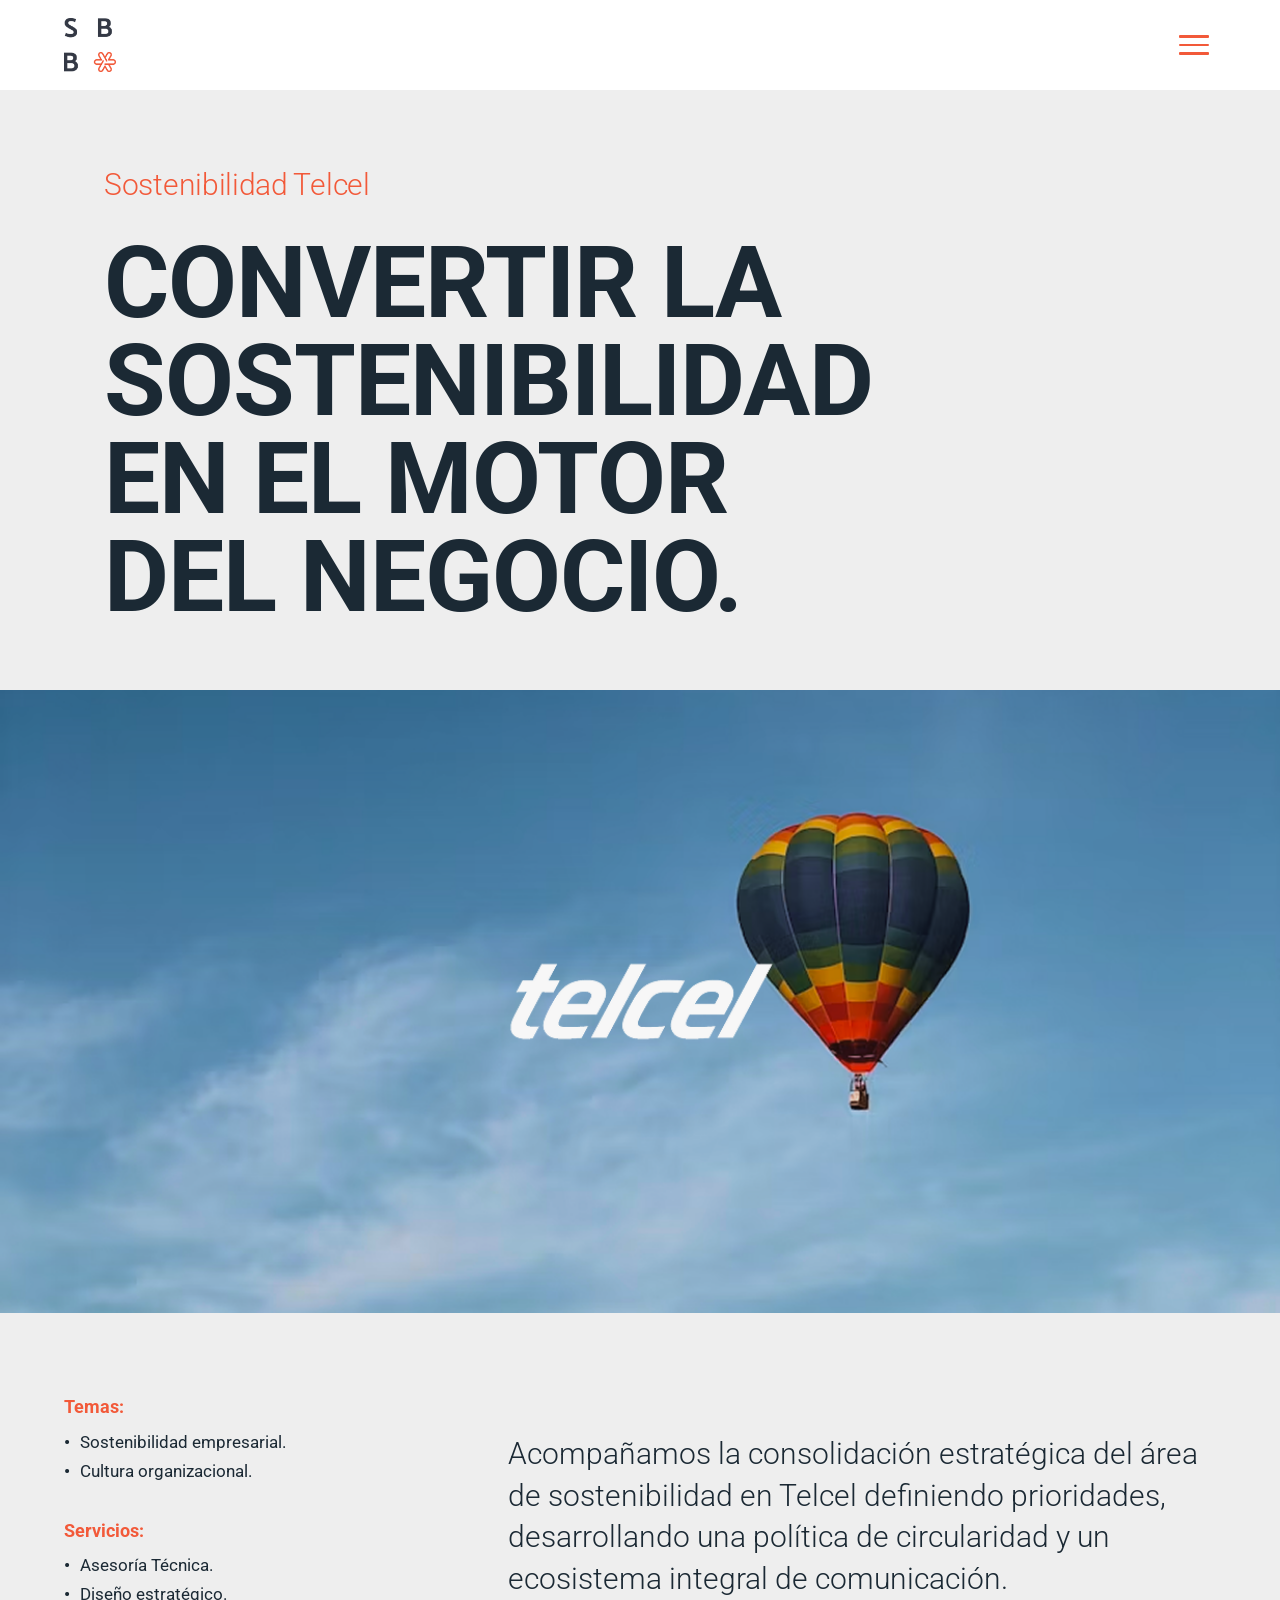
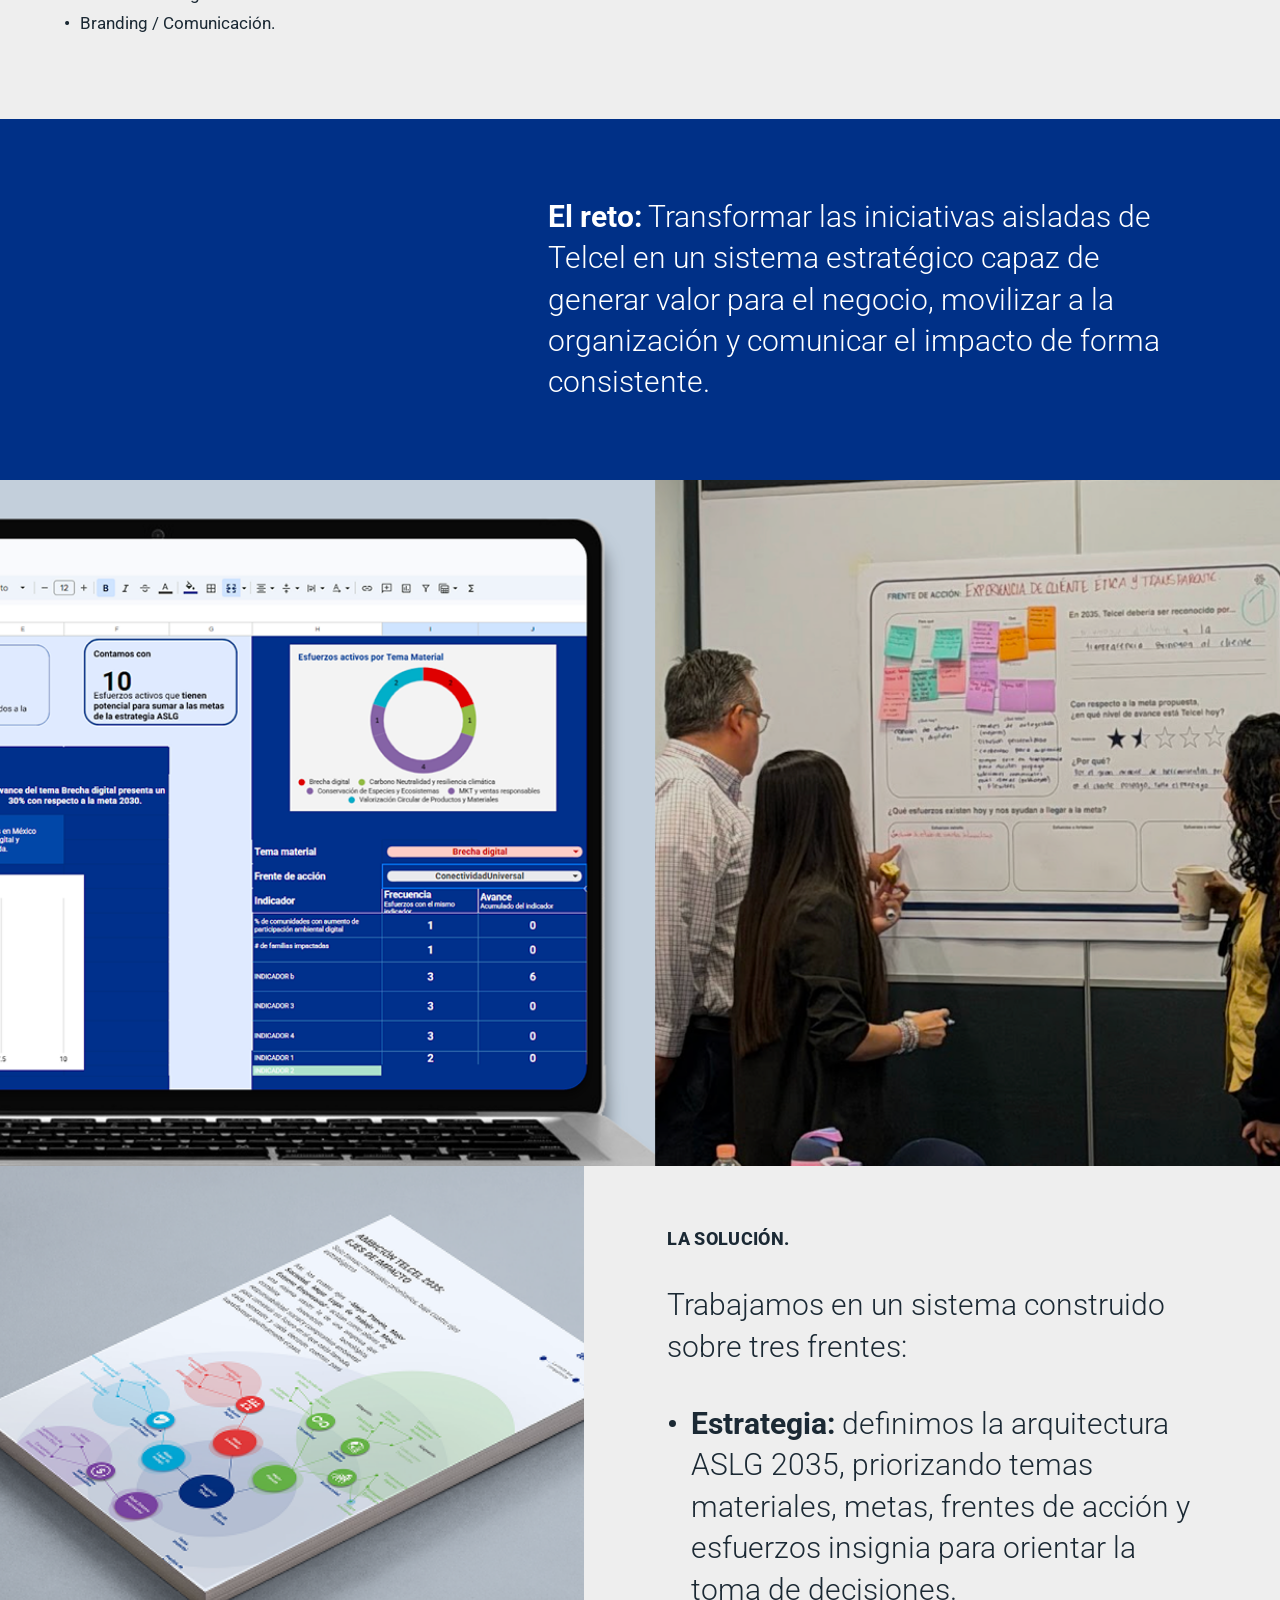
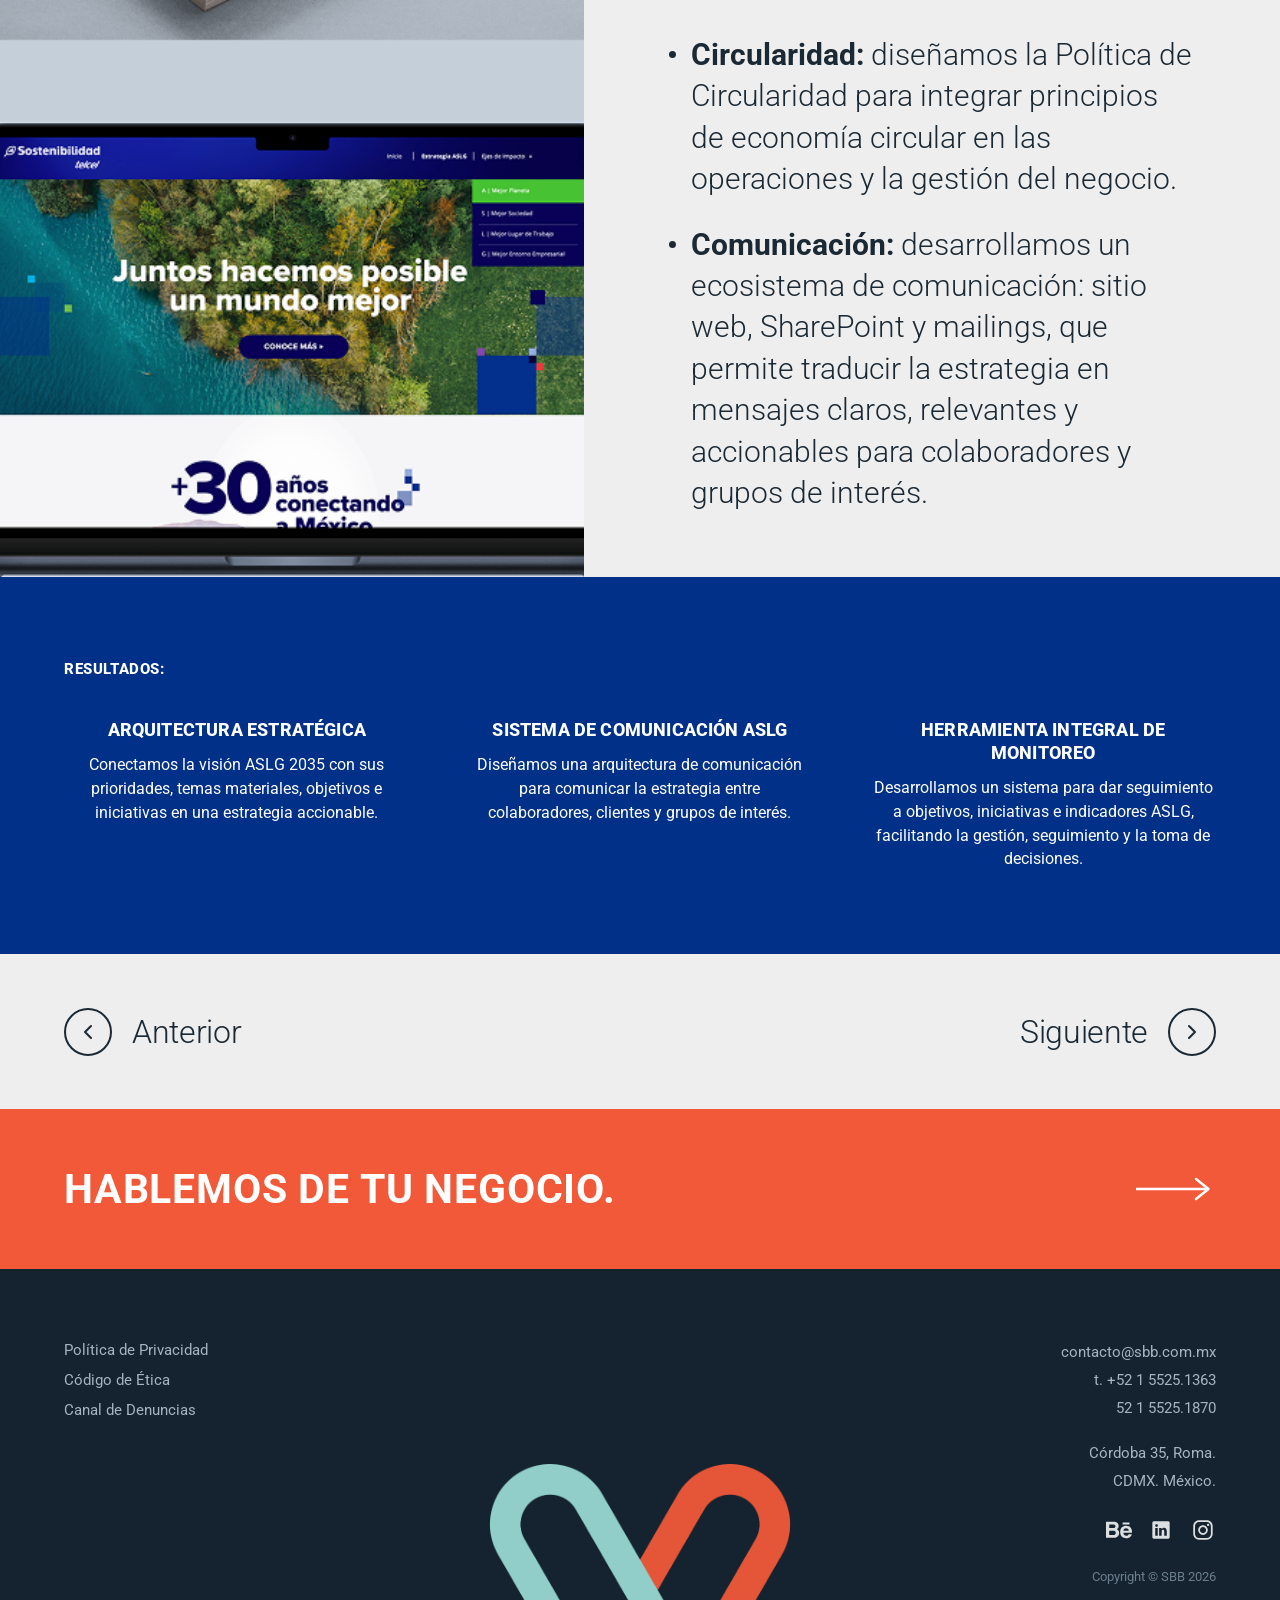
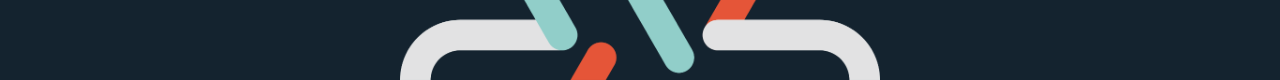
<file: proyecto-telcel.html>
<!DOCTYPE html>
<html lang="es">

<head>
  <meta charset="UTF-8">
  <meta name="viewport" content="width=device-width, initial-scale=1.0">
  <title>Sostenibilidad Telcel | Proyectos | SBB - Sustainability, Brand &amp; Business</title>
  <meta name="description"
    content="Sostenibilidad Telcel: Acompañamos la consolidación estratégica del área de sostenibilidad en Telcel definiendo prioridades, desarrollando una política de circularidad y un ecosistema integral de comunicación.">
  <meta name="theme-color" content="#FFFFFF">

  <!-- CSS Stylesheets -->
  <link rel="stylesheet" href="css/styles.css">
  <link rel="icon" type="image/png" href="assets/00_Branding/SBB-2026-logo.png">
</head>

<body class="case-page theme-telcel">
  <div class="app-container">

    <!-- Top Header Bar (All Viewports) -->
    <header class="mobile-header">
      <a href="index.html" class="brand-logo" aria-label="Inicio SBB">
        <img src="assets/00_Branding/SBB-2026-logo.png" alt="SBB Logo">
      </a>
      <button class="mobile-menu-toggle" id="mobileMenuToggle" aria-label="Abrir menú de navegación">
        <span></span>
        <span></span>
        <span></span>
      </button>
    </header>

    <!-- Navigation Drawer (Deploys via Hamburger Icon) -->
    <nav class="mobile-nav-drawer" id="mobileNavDrawer" aria-label="Navegación principal">
      <ul class="nav-menu">
        <li class="nav-item"><a href="index.html#hero" class="mobile-nav-link">Nosotros</a></li>
        <li class="nav-item"><a href="servicios.html" class="mobile-nav-link">Servicios</a></li>
        <li class="nav-item active"><a href="proyectos.html" class="mobile-nav-link">Proyectos</a></li>
        <li class="nav-item"><a href="equipo.html" class="mobile-nav-link">Equipo</a></li>
        <li class="nav-item"><a href="sustentabilidad.html" class="mobile-nav-link">Sustentabilidad</a></li>
      </ul>
    </nav>

    <!-- Main Content Stream -->
    <main class="main-content">

      <!-- Section 1: Hero Header & Banner -->
      <section class="case-hero-section" id="hero">
        <div class="case-hero-header">
          <p class="case-tagline reveal-on-scroll">Sostenibilidad Telcel</p>
          <h1 class="case-hero-title reveal-on-scroll delay-1">
            CONVERTIR LA<br>
            SOSTENIBILIDAD<br>
            EN EL MOTOR<br>
            DEL NEGOCIO.
          </h1>
        </div>

        <div class="case-banner-container reveal-on-scroll">
          <img src="assets/03_3_Proyectos-Telcel/Banner-Telcel.png" alt="Telcel - Convertir la sostenibilidad en el motor del negocio" class="case-banner-img">
        </div>
      </section>

      <!-- Section 2: Intro & Scope (Metadata + Lead Statement) -->
      <section class="case-intro-section">
        <div class="case-intro-grid">
          <!-- Left Column: Scope & Categories -->
          <div class="case-meta-col reveal-on-scroll">
            <div class="case-meta-group">
              <h2 class="case-meta-title">Temas:</h2>
              <ul class="case-meta-list">
                <li>Sostenibilidad empresarial.</li>
                <li>Cultura organizacional.</li>
              </ul>
            </div>

            <div class="case-meta-group">
              <h2 class="case-meta-title">Servicios:</h2>
              <ul class="case-meta-list">
                <li>Asesoría Técnica.</li>
                <li>Diseño estratégico.</li>
                <li>Branding / Comunicación.</li>
              </ul>
            </div>
          </div>

          <!-- Right Column: Strategic Statement -->
          <div class="case-statement-col reveal-on-scroll delay-1">
            <p class="case-statement-lead">
              Acompañamos la consolidación estratégica del área de sostenibilidad en Telcel definiendo prioridades, desarrollando una política de circularidad y un ecosistema integral de comunicación.
            </p>
          </div>
        </div>
      </section>

      <!-- Section 3: El Reto (Brand Bar + Full-width Photo) -->
      <section class="case-reto-section">
        <div class="case-bar-brand reveal-on-scroll">
          <p class="case-bar-text">
            <strong>El reto:</strong> Transformar las iniciativas aisladas de Telcel en un sistema estratégico capaz de generar valor para el negocio, movilizar a la organización y comunicar el impacto de forma consistente.
          </p>
        </div>
        <div class="case-photo-container reveal-on-scroll">
          <img src="assets/03_3_Proyectos-Telcel/Imagen-Telcel-reto.png" alt="Taller de estrategia y procesos en Telcel" class="case-photo-img" loading="lazy">
        </div>
      </section>

      <!-- Section 4: La Solución (2 Columns: Image + Content) -->
      <section class="case-solucion-section">
        <div class="case-solucion-grid">
          <!-- Left Column: Image -->
          <div class="case-solucion-img-col reveal-on-scroll">
            <img src="assets/03_3_Proyectos-Telcel/Imagen-Telcel-solucion.png" alt="Sistema de sostenibilidad y herramientas digitales Telcel" class="case-solucion-img" loading="lazy">
          </div>

          <!-- Right Column: Narrative Solution -->
          <div class="case-solucion-text-col reveal-on-scroll delay-1">
            <h2 class="case-kicker">LA SOLUCIÓN.</h2>
            <div class="case-solucion-content">
              <p>
                Trabajamos en un sistema construido sobre tres frentes:
              </p>
              <ul class="case-solucion-list">
                <li>
                  <strong>Estrategia:</strong> definimos la arquitectura ASLG 2035, priorizando temas materiales, metas, frentes de acción y esfuerzos insignia para orientar la toma de decisiones.
                </li>
                <li>
                  <strong>Circularidad:</strong> diseñamos la Política de Circularidad para integrar principios de economía circular en las operaciones y la gestión del negocio.
                </li>
                <li>
                  <strong>Comunicación:</strong> desarrollamos un ecosistema de comunicación: sitio web, SharePoint y mailings, que permite traducir la estrategia en mensajes claros, relevantes y accionables para colaboradores y grupos de interés.
                </li>
              </ul>
            </div>
          </div>
        </div>
      </section>

      <!-- Section 5: Resultados (Brand Bar with 3 Columns) -->
      <section class="case-resultados-section">
        <div class="case-resultados-container reveal-on-scroll">
          <span class="case-resultados-kicker">RESULTADOS:</span>
          <div class="case-resultados-grid">
            <div class="case-resultado-col">
              <h3 class="case-resultado-title">ARQUITECTURA ESTRATÉGICA</h3>
              <p class="case-resultado-desc">Conectamos la visión ASLG 2035 con sus prioridades, temas materiales, objetivos e iniciativas en una estrategia accionable.</p>
            </div>

            <div class="case-resultado-col">
              <h3 class="case-resultado-title">SISTEMA DE COMUNICACIÓN ASLG</h3>
              <p class="case-resultado-desc">Diseñamos una arquitectura de comunicación para comunicar la estrategia entre colaboradores, clientes y grupos de interés.</p>
            </div>

            <div class="case-resultado-col">
              <h3 class="case-resultado-title">HERRAMIENTA INTEGRAL DE MONITOREO</h3>
              <p class="case-resultado-desc">Desarrollamos un sistema para dar seguimiento a objetivos, iniciativas e indicadores ASLG, facilitando la gestión, seguimiento y la toma de decisiones.</p>
            </div>
          </div>
        </div>
      </section>

      <!-- Project Pagination Bar -->
      <nav class="case-pagination-section" aria-label="Navegación entre proyectos">
        <div class="case-pagination-inner">
          <a href="proyecto-mxc.html" class="case-pagination-link prev" aria-label="Proyecto anterior: México por el Clima">
            <span class="case-pagination-icon" aria-hidden="true">
              <svg viewBox="0 0 24 24" fill="none" stroke="currentColor">
                <polyline points="15 18 9 12 15 6" stroke-width="2" stroke-linecap="round" stroke-linejoin="round" />
              </svg>
            </span>
            <span class="case-pagination-label">Anterior</span>
          </a>

          <a href="proyecto-foromx2026.html" class="case-pagination-link next" aria-label="Siguiente proyecto: Foro MX 2026 Tetra Pak">
            <span class="case-pagination-label">Siguiente</span>
            <span class="case-pagination-icon" aria-hidden="true">
              <svg viewBox="0 0 24 24" fill="none" stroke="currentColor">
                <polyline points="9 18 15 12 9 6" stroke-width="2" stroke-linecap="round" stroke-linejoin="round" />
              </svg>
            </span>
          </a>
        </div>
      </nav>

      <!-- Section 6: Call to Action Banner -->
      <section class="cta-section" id="contacto">
        <a href="#contacto-modal" class="cta-banner open-modal-btn" role="button"
          aria-label="Abrir formulario de contacto">
          <h2 class="cta-title">HABLEMOS DE TU NEGOCIO.</h2>
          <div class="cta-arrow" aria-hidden="true">
            <svg viewBox="0 0 64 24" fill="none" stroke="currentColor">
              <line x1="0" y1="12" x2="58" y2="12" stroke-width="2" />
              <polyline points="48 4 58 12 48 20" stroke-width="2" stroke-linecap="round" stroke-linejoin="round" />
            </svg>
          </div>
        </a>
      </section>

      <!-- Section 7: Footer -->
      <footer class="footer-section" id="footer">
        <div class="section-inner">
          <div class="footer-grid">
            <!-- Left Column: Legal -->
            <div class="footer-col footer-col-left">
              <a href="#privacidad" class="footer-link">Política de Privacidad</a>
              <a href="#etica" class="footer-link">Código de Ética</a>
              <a href="#denuncias" class="footer-link">Canal de Denuncias</a>
            </div>

            <!-- Right Column: Contact info & Copyright -->
            <div class="footer-col footer-col-right">
              <p class="footer-contact-item"><a href="mailto:contacto@sbb.com.mx" class="footer-link">contacto@sbb.com.mx</a></p>
              <p class="footer-contact-item">t. +52 1 5525.1363</p>
              <p class="footer-contact-item">52 1 5525.1870</p>
              <div class="footer-spacer"></div>
              <p class="footer-contact-item">Córdoba 35, Roma.</p>
              <p class="footer-contact-item">CDMX. México.</p>
              <div class="footer-social-links">
                <a href="https://www.behance.net/SBB" target="_blank" rel="noopener noreferrer" aria-label="Behance SBB">
                  <img src="assets/00_Branding/behance-icon.svg" alt="Behance" class="social-icon">
                </a>
                <a href="https://www.linkedin.com/company/savitzkymx" target="_blank" rel="noopener noreferrer" aria-label="LinkedIn SBB">
                  <img src="assets/00_Branding/linkedin-icon.svg" alt="LinkedIn" class="social-icon">
                </a>
                <a href="https://www.instagram.com/sbb_mx/" target="_blank" rel="noopener noreferrer" aria-label="Instagram SBB">
                  <img src="assets/00_Branding/instagram-icon.svg" alt="Instagram" class="social-icon">
                </a>
              </div>
              <p class="footer-copyright">Copyright © SBB 2026</p>
            </div>
          </div>

          <!-- Bottom Logo Matatena Graphic -->
          <div class="footer-matatena-container">
            <img src="assets/00_Branding/matatena-footer.png" alt="SBB Matatena Graphic" class="footer-matatena-img">
          </div>
        </div>
      </footer>

    </main>
  </div>

  <!-- Contact Modal -->
  <div class="modal-overlay" id="contactModal" aria-hidden="true" role="dialog" aria-labelledby="modalTitle">
    <div class="modal-card">
      <button class="modal-close-btn" id="closeModalBtn" aria-label="Cerrar ventana emergente">&times;</button>

      <div class="modal-header">
        <h3 class="modal-title" id="modalTitle">Hablemos de tu negocio.</h3>
        <p class="modal-subtitle">Cuéntanos sobre tus retos de marca, sostenibilidad e innovación.</p>
      </div>

      <form class="contact-form" id="contactForm">
        <div class="form-group">
          <label for="name">Nombre completo</label>
          <input type="text" id="name" class="form-input" placeholder="Ej. Ana García" required>
        </div>

        <div class="form-group">
          <label for="email">Correo electrónico</label>
          <input type="email" id="email" class="form-input" placeholder="ana@empresa.com" required>
        </div>

        <div class="form-group">
          <label for="area">Ámbito de Interés</label>
          <select id="area" class="form-select" required>
            <option value="" disabled selected>Selecciona una opción</option>
            <option value="branding">Estrategia de Marca &amp; Branding</option>
            <option value="sostenibilidad">Sustentabilidad e Innovación de Negocio</option>
            <option value="comunicacion">Comunicación Estratégica</option>
            <option value="digital">Innovación Digital</option>
            <option value="integral">Transformación Integral</option>
          </select>
        </div>

        <div class="form-group">
          <label for="message">Mensaje</label>
          <textarea id="message" class="form-textarea" placeholder="Describe brevemente tus objetivos..." required></textarea>
        </div>

        <button type="submit" class="form-submit-btn">Enviar Mensaje</button>
      </form>

      <div class="form-success-msg" id="formSuccessMsg">
        ¡Muchas gracias por contactarnos! Nos pondremos en contacto contigo a la brevedad.
      </div>
    </div>
  </div>

  <!-- JavaScript -->
  <script src="js/main.js"></script>
</body>

</html>
</file>
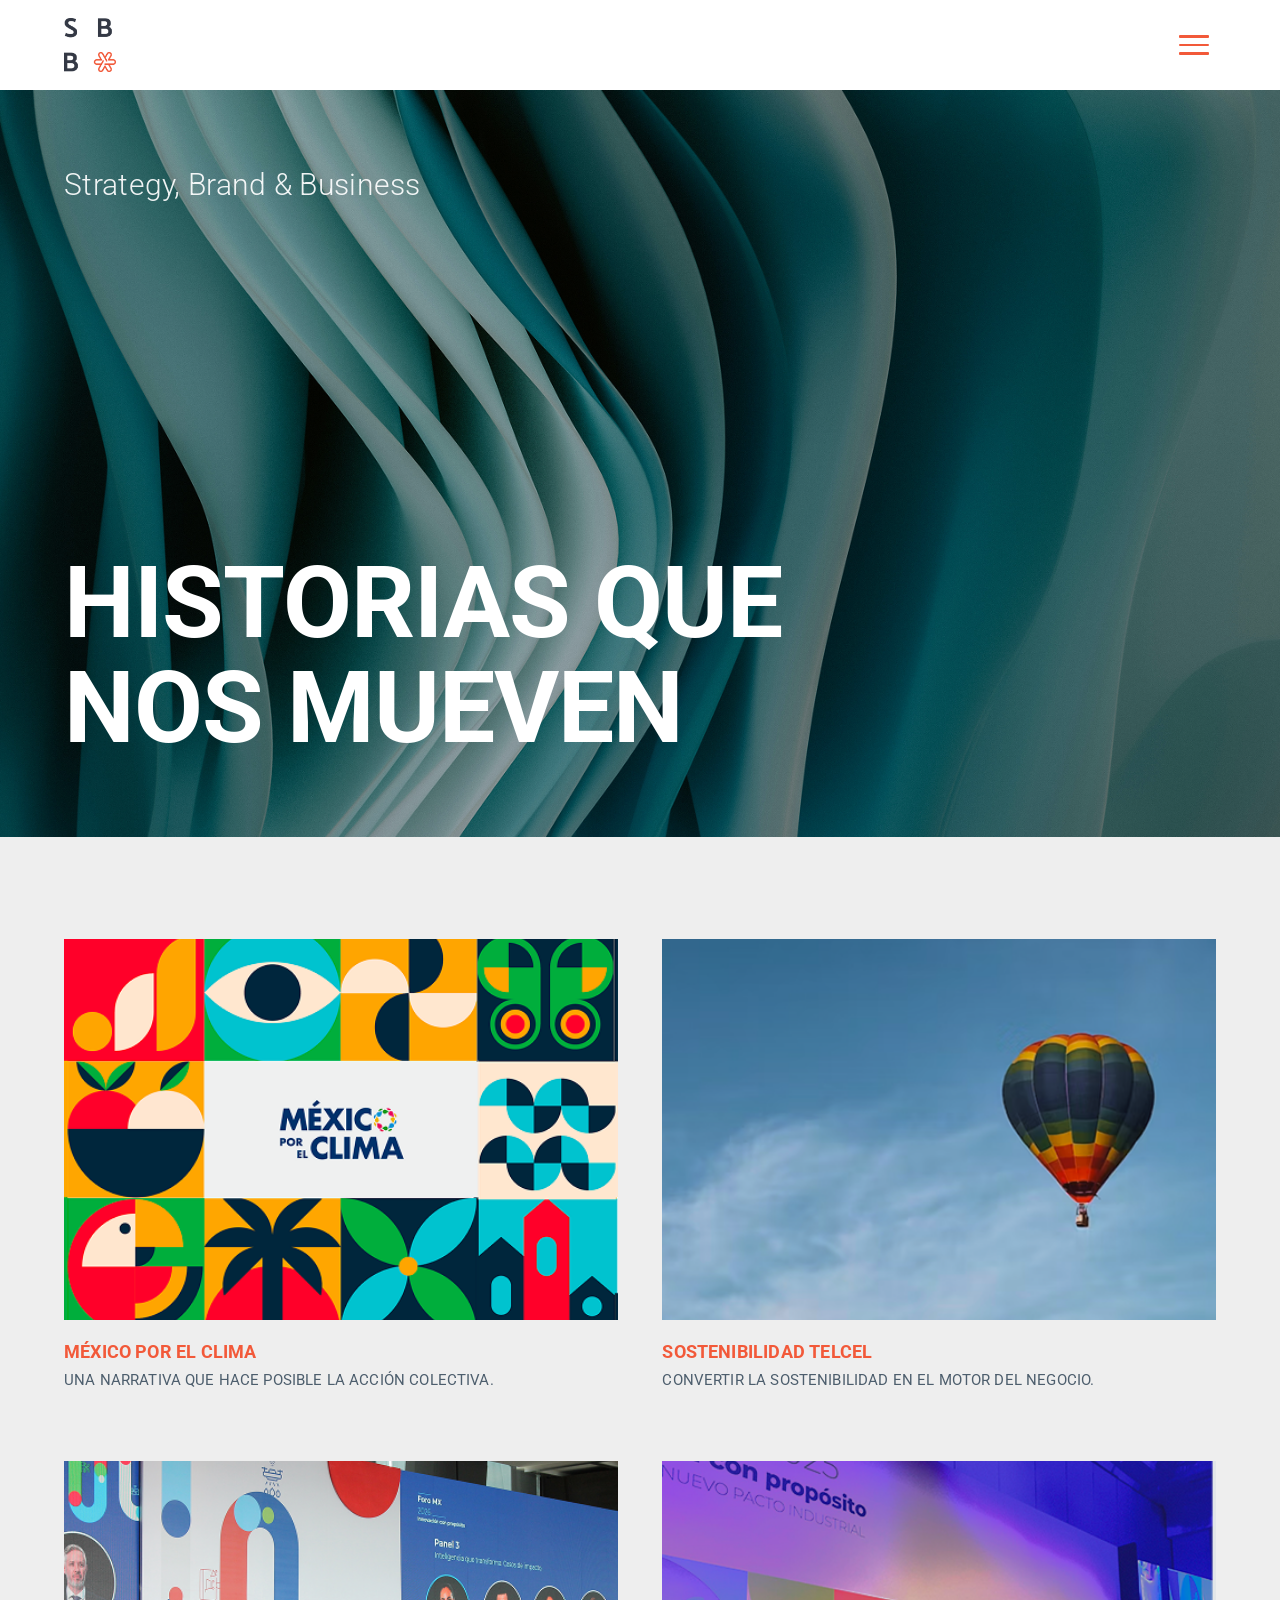
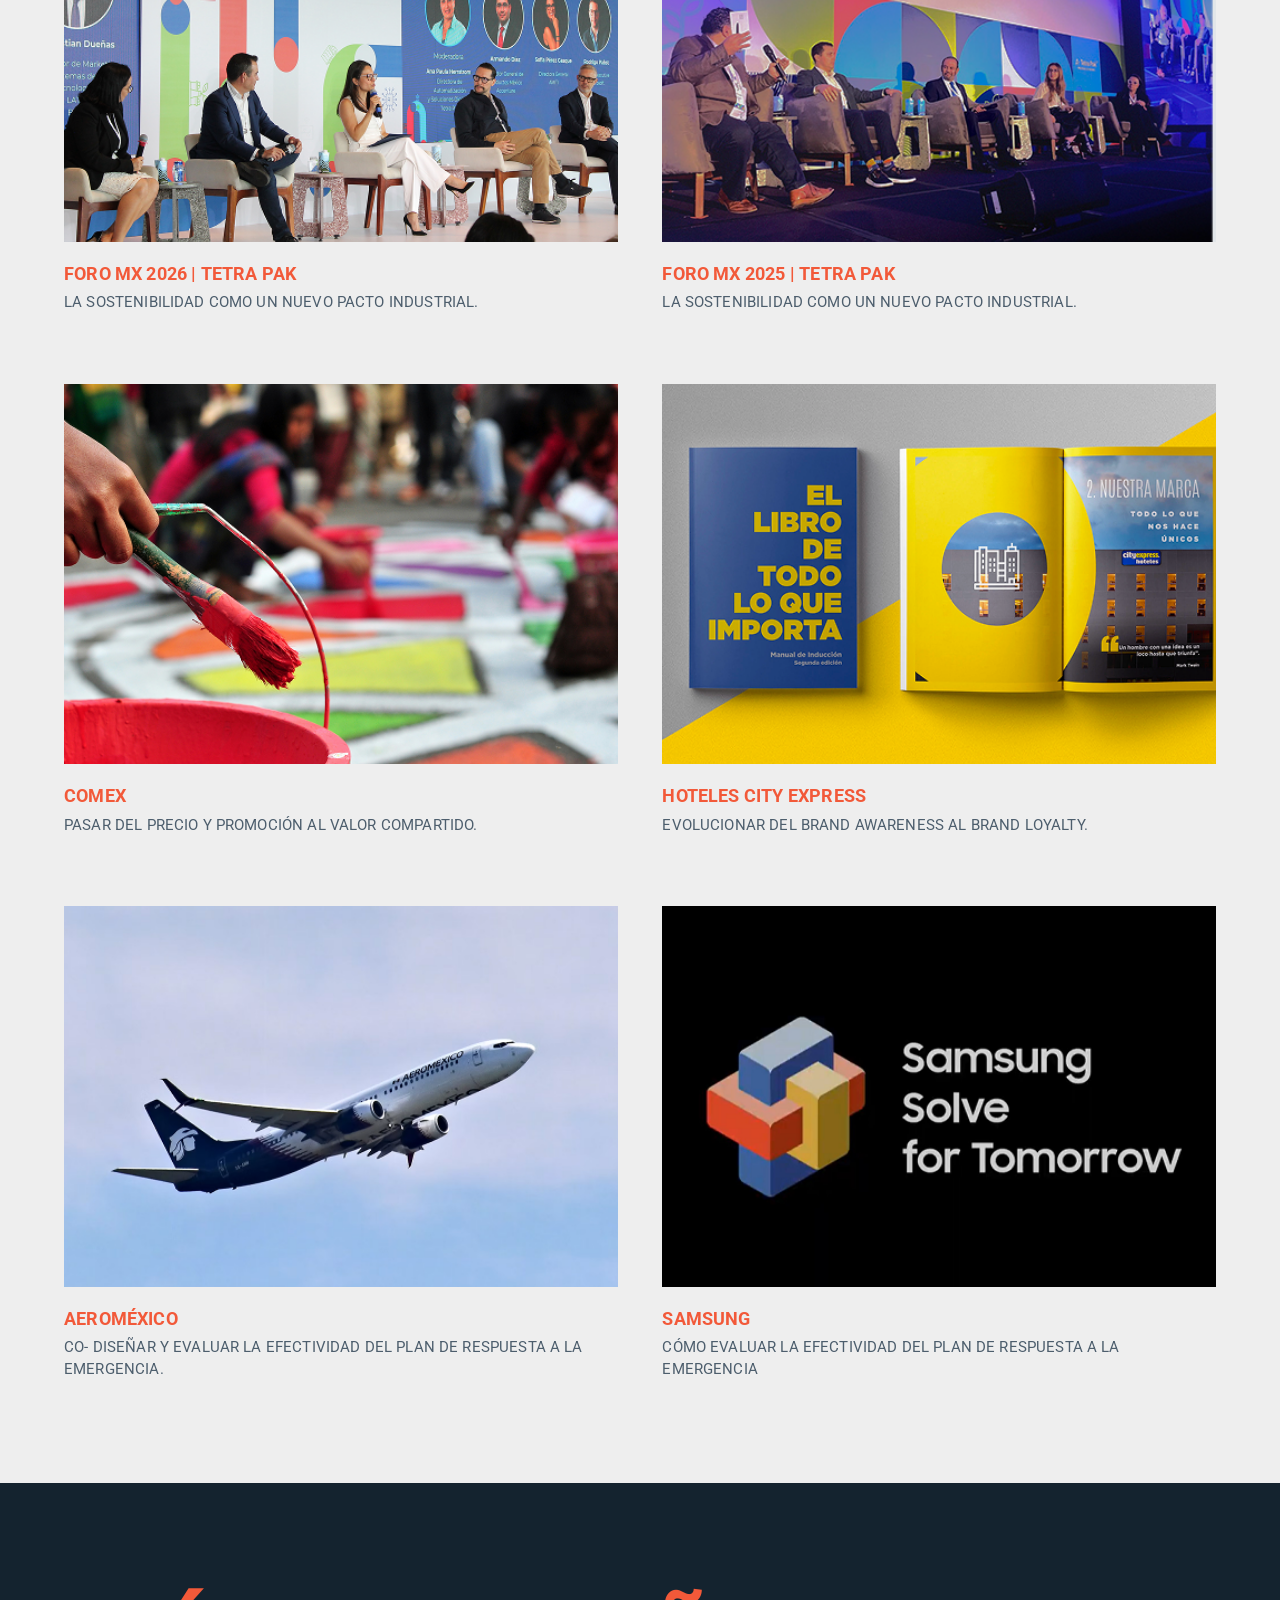
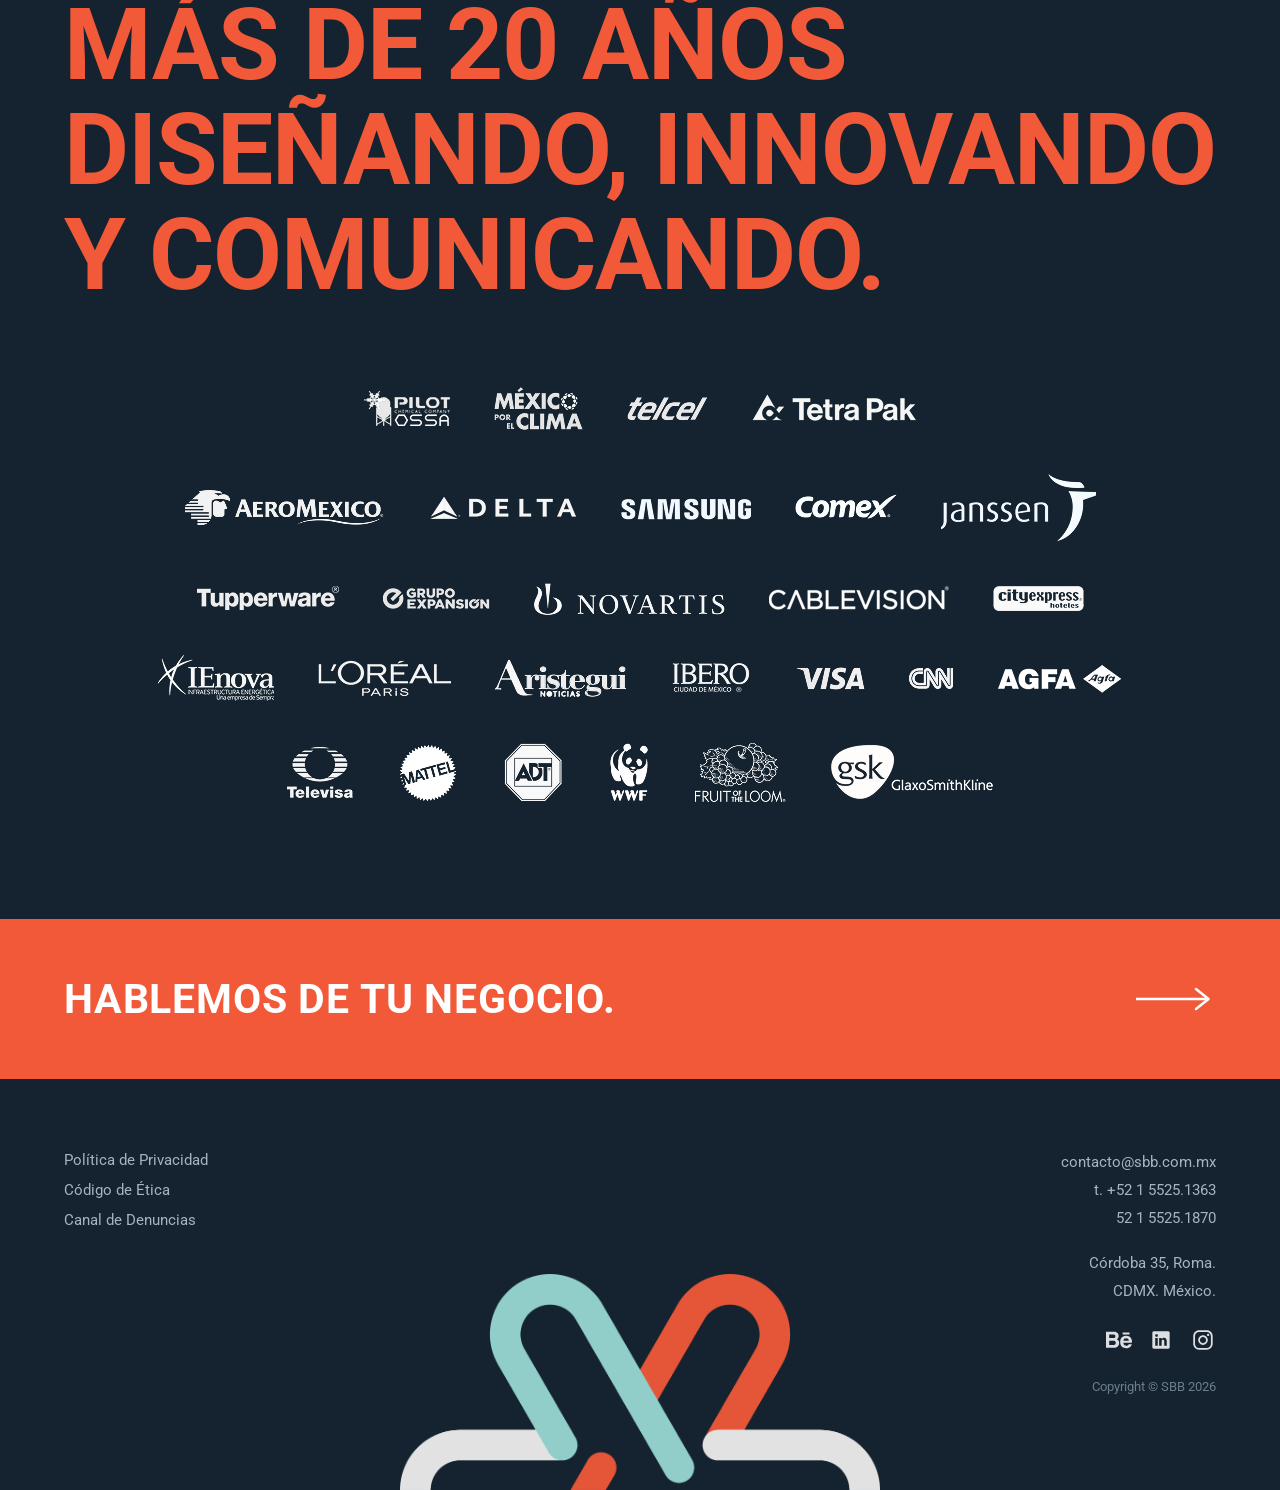
<file: proyectos.html>
<!DOCTYPE html>
<html lang="es">

<head>
  <meta charset="UTF-8">
  <meta name="viewport" content="width=device-width, initial-scale=1.0">
  <title>Historias que nos Mueven | Proyectos | SBB - Sustainability, Brand &amp; Business</title>
  <meta name="description"
    content="Conoce los proyectos e historias que nos mueven en SBB: México por el Clima, Telcel, Foro MX 2025 Tetra Pak, Comex, Hoteles City Express, Aeroméxico, Samsung y Fundación ABC.">
  <meta name="theme-color" content="#FFFFFF">

  <!-- CSS Stylesheets -->
  <link rel="stylesheet" href="css/styles.css">
  <link rel="icon" type="image/png" href="assets/00_Branding/SBB-2026-logo.png">
</head>

<body class="proyectos-page">
  <div class="app-container">

    <!-- Top Header Bar (All Viewports) -->
    <header class="mobile-header">
      <a href="index.html" class="brand-logo" aria-label="Inicio SBB">
        <img src="assets/00_Branding/SBB-2026-logo.png" alt="SBB Logo">
      </a>
      <button class="mobile-menu-toggle" id="mobileMenuToggle" aria-label="Abrir menú de navegación">
        <span></span>
        <span></span>
        <span></span>
      </button>
    </header>

    <!-- Navigation Drawer (Deploys via Hamburger Icon) -->
    <nav class="mobile-nav-drawer" id="mobileNavDrawer" aria-label="Navegación principal">
      <ul class="nav-menu">
        <li class="nav-item"><a href="index.html#hero" class="mobile-nav-link">Nosotros</a></li>
        <li class="nav-item"><a href="servicios.html" class="mobile-nav-link">Servicios</a></li>
        <li class="nav-item active"><a href="proyectos.html" class="mobile-nav-link">Proyectos</a></li>
        <li class="nav-item"><a href="equipo.html" class="mobile-nav-link">Equipo</a></li>
        <li class="nav-item"><a href="sustentabilidad.html" class="mobile-nav-link">Sustentabilidad</a></li>
      </ul>
    </nav>

    <!-- Main Content Stream -->
    <main class="main-content">

      <!-- Section 1: Hero & Banner -->
      <section class="proyectos-hero-section" id="hero">
        <div class="proyectos-banner-container">
          <img src="assets/03_Proyectos/Baner_proyectos.png" alt="Historias que nos mueven"
            class="proyectos-banner-img">
          <div class="proyectos-hero-header">
            <p class="hero-tagline reveal-on-scroll">Strategy, Brand &amp; Business</p>
            <h1 class="proyectos-hero-title reveal-on-scroll delay-1">
              HISTORIAS QUE<br>
              NOS MUEVEN
            </h1>
          </div>
        </div>
      </section>

      <!-- Section 2: Projects Grid (2 Columns) -->
      <section class="proyectos-grid-section" id="proyectos">
        <div class="proyectos-grid">

          <!-- Card 1: México por el Clima -->
          <a href="proyecto-mxc.html" class="proyecto-card reveal-on-scroll">
            <div class="proyecto-img-wrapper">
              <img src="assets/03_Proyectos/1-MxC.png" alt="México por el Clima" class="proyecto-img" loading="lazy">
            </div>
            <div class="proyecto-info">
              <h2 class="proyecto-title">MÉXICO POR EL CLIMA</h2>
              <p class="proyecto-description">UNA NARRATIVA QUE HACE POSIBLE LA ACCIÓN COLECTIVA.</p>
            </div>
          </a>

          <!-- Card 2: Sostenibilidad Telcel -->
          <a href="proyecto-telcel.html" class="proyecto-card reveal-on-scroll delay-1">
            <div class="proyecto-img-wrapper">
              <img src="assets/03_Proyectos/2-Telcel.png" alt="Sostenibilidad Telcel" class="proyecto-img" loading="lazy">
            </div>
            <div class="proyecto-info">
              <h2 class="proyecto-title">SOSTENIBILIDAD TELCEL</h2>
              <p class="proyecto-description">CONVERTIR LA SOSTENIBILIDAD EN EL MOTOR DEL NEGOCIO.</p>
            </div>
          </a>

          <!-- Card 3: Foro MX 2026 | Tetra Pak -->
          <a href="proyecto-foromx2026.html" class="proyecto-card reveal-on-scroll">
            <div class="proyecto-img-wrapper">
              <img src="assets/03_Proyectos/3-ForoMX2026.png" alt="Foro MX 2026 | Tetra Pak" class="proyecto-img" loading="lazy">
            </div>
            <div class="proyecto-info">
              <h2 class="proyecto-title">FORO MX 2026 | TETRA PAK</h2>
              <p class="proyecto-description">LA SOSTENIBILIDAD COMO UN NUEVO PACTO INDUSTRIAL.</p>
            </div>
          </a>

          <!-- Card 4: Foro MX 2025 | Tetra Pak -->
          <a href="proyecto-foromx.html" class="proyecto-card reveal-on-scroll delay-1">
            <div class="proyecto-img-wrapper">
              <img src="assets/03_Proyectos/4-ForoMX2025.png" alt="Foro MX 2025 | Tetra Pak" class="proyecto-img" loading="lazy">
            </div>
            <div class="proyecto-info">
              <h2 class="proyecto-title">FORO MX 2025 | TETRA PAK</h2>
              <p class="proyecto-description">LA SOSTENIBILIDAD COMO UN NUEVO PACTO INDUSTRIAL.</p>
            </div>
          </a>

          <!-- Card 5: Comex -->
          <a href="proyecto-comex.html" class="proyecto-card reveal-on-scroll">
            <div class="proyecto-img-wrapper">
              <img src="assets/03_Proyectos/5-Comex.png" alt="Comex" class="proyecto-img" loading="lazy">
            </div>
            <div class="proyecto-info">
              <h2 class="proyecto-title">COMEX</h2>
              <p class="proyecto-description">PASAR DEL PRECIO Y PROMOCIÓN AL VALOR COMPARTIDO.</p>
            </div>
          </a>

          <!-- Card 6: Hoteles City Express -->
          <a href="proyecto-cityexpress.html" class="proyecto-card reveal-on-scroll delay-1">
            <div class="proyecto-img-wrapper">
              <img src="assets/03_Proyectos/6-HCE.png" alt="Hoteles City Express" class="proyecto-img" loading="lazy">
            </div>
            <div class="proyecto-info">
              <h2 class="proyecto-title">HOTELES CITY EXPRESS</h2>
              <p class="proyecto-description">EVOLUCIONAR DEL BRAND AWARENESS AL BRAND LOYALTY.</p>
            </div>
          </a>

          <!-- Card 7: Aeroméxico -->
          <a href="proyecto-aeromexico.html" class="proyecto-card reveal-on-scroll">
            <div class="proyecto-img-wrapper">
              <img src="assets/03_Proyectos/7-Aeromexico.png" alt="Aeroméxico" class="proyecto-img" loading="lazy">
            </div>
            <div class="proyecto-info">
              <h2 class="proyecto-title">AEROMÉXICO</h2>
              <p class="proyecto-description">CO- DISEÑAR Y EVALUAR LA EFECTIVIDAD DEL PLAN DE RESPUESTA A LA EMERGENCIA.</p>
            </div>
          </a>

          <!-- Card 8: Samsung -->
          <a href="proyecto-samsung.html" class="proyecto-card reveal-on-scroll delay-1">
            <div class="proyecto-img-wrapper">
              <img src="assets/03_Proyectos/8-Samsung.png" alt="Samsung" class="proyecto-img" loading="lazy">
            </div>
            <div class="proyecto-info">
              <h2 class="proyecto-title">SAMSUNG</h2>
              <p class="proyecto-description">CÓMO EVALUAR LA EFECTIVIDAD DEL PLAN DE RESPUESTA A LA EMERGENCIA</p>
            </div>
          </a>

        </div>
      </section>

      <!-- Section 3: Dark Statement Bar (Más de 20 Años + Client Logos) -->
      <section class="proyectos-statement-bar reveal-on-scroll">
        <div class="proyectos-statement-content">
          <h2 class="proyectos-statement-title">
            MÁS DE 20 AÑOS<br>
            DISEÑANDO, INNOVANDO<br>
            Y COMUNICANDO.
          </h2>

          <div class="proyectos-marcas-wall">
            <!-- Row 1 -->
            <div class="marcas-row">
              <img src="assets/03_Proyectos/Marcas/pilot.png" alt="Pilot Ossa" class="marca-logo" loading="lazy">
              <img src="assets/03_Proyectos/Marcas/mxc.png" alt="México por el Clima" class="marca-logo" loading="lazy">
              <img src="assets/03_Proyectos/Marcas/telcel.png" alt="Telcel" class="marca-logo" loading="lazy">
              <img src="assets/03_Proyectos/Marcas/tetrapak.png" alt="Tetra Pak" class="marca-logo" loading="lazy">
            </div>
            <!-- Row 2 -->
            <div class="marcas-row">
              <img src="assets/03_Proyectos/Marcas/aeromexico.png" alt="Aeroméxico" class="marca-logo" loading="lazy">
              <img src="assets/03_Proyectos/Marcas/delta.png" alt="Delta" class="marca-logo" loading="lazy">
              <img src="assets/03_Proyectos/Marcas/samsung.png" alt="Samsung" class="marca-logo" loading="lazy">
              <img src="assets/03_Proyectos/Marcas/comex.png" alt="Comex" class="marca-logo" loading="lazy">
              <img src="assets/03_Proyectos/Marcas/janssen.png" alt="Janssen" class="marca-logo" loading="lazy">
            </div>
            <!-- Row 3 -->
            <div class="marcas-row">
              <img src="assets/03_Proyectos/Marcas/tupperware.png" alt="Tupperware" class="marca-logo" loading="lazy">
              <img src="assets/03_Proyectos/Marcas/grupo expansion.png" alt="Grupo Expansión" class="marca-logo" loading="lazy">
              <img src="assets/03_Proyectos/Marcas/novartis.png" alt="Novartis" class="marca-logo" loading="lazy">
              <img src="assets/03_Proyectos/Marcas/cablevision.png" alt="Cablevisión" class="marca-logo" loading="lazy">
              <img src="assets/03_Proyectos/Marcas/city express.png" alt="Hoteles City Express" class="marca-logo" loading="lazy">
            </div>
            <!-- Row 4 -->
            <div class="marcas-row">
              <img src="assets/03_Proyectos/Marcas/ienova.png" alt="IEnova" class="marca-logo" loading="lazy">
              <img src="assets/03_Proyectos/Marcas/loreal.png" alt="L'Oréal Paris" class="marca-logo" loading="lazy">
              <img src="assets/03_Proyectos/Marcas/aristegui.png" alt="Aristegui" class="marca-logo" loading="lazy">
              <img src="assets/03_Proyectos/Marcas/ibero.png" alt="IBERO" class="marca-logo" loading="lazy">
              <img src="assets/03_Proyectos/Marcas/visa.png" alt="VISA" class="marca-logo" loading="lazy">
              <img src="assets/03_Proyectos/Marcas/cnn.png" alt="CNN" class="marca-logo" loading="lazy">
              <img src="assets/03_Proyectos/Marcas/agfa.png" alt="AGFA" class="marca-logo" loading="lazy">
            </div>
            <!-- Row 5 -->
            <div class="marcas-row">
              <img src="assets/03_Proyectos/Marcas/televisa.png" alt="Televisa" class="marca-logo" loading="lazy">
              <img src="assets/03_Proyectos/Marcas/mattel.png" alt="Mattel" class="marca-logo" loading="lazy">
              <img src="assets/03_Proyectos/Marcas/adt.png" alt="ADT" class="marca-logo" loading="lazy">
              <img src="assets/03_Proyectos/Marcas/wwf.png" alt="WWF" class="marca-logo" loading="lazy">
              <img src="assets/03_Proyectos/Marcas/fruitoftheloom.png" alt="Fruit of the Loom" class="marca-logo" loading="lazy">
              <img src="assets/03_Proyectos/Marcas/gsk.png" alt="GSK" class="marca-logo" loading="lazy">
            </div>
          </div>
        </div>
      </section>

      <!-- Section 4: Call to Action Banner -->
      <section class="cta-section" id="contacto">
        <a href="#contacto-modal" class="cta-banner open-modal-btn" role="button"
          aria-label="Abrir formulario de contacto">
          <h2 class="cta-title">HABLEMOS DE TU NEGOCIO.</h2>
          <div class="cta-arrow" aria-hidden="true">
            <svg viewBox="0 0 64 24" fill="none" stroke="currentColor">
              <line x1="0" y1="12" x2="58" y2="12" stroke-width="2" />
              <polyline points="48 4 58 12 48 20" stroke-width="2" stroke-linecap="round" stroke-linejoin="round" />
            </svg>
          </div>
        </a>
      </section>

      <!-- Section 5: Footer -->
      <footer class="footer-section" id="footer">
        <div class="section-inner">
          <div class="footer-grid">
            <!-- Left Column: Legal -->
            <div class="footer-col footer-col-left">
              <a href="#privacidad" class="footer-link">Política de Privacidad</a>
              <a href="#etica" class="footer-link">Código de Ética</a>
              <a href="#denuncias" class="footer-link">Canal de Denuncias</a>
            </div>

            <!-- Right Column: Contact info & Copyright -->
            <div class="footer-col footer-col-right">
              <p class="footer-contact-item"><a href="mailto:contacto@sbb.com.mx" class="footer-link">contacto@sbb.com.mx</a></p>
              <p class="footer-contact-item">t. +52 1 5525.1363</p>
              <p class="footer-contact-item">52 1 5525.1870</p>
              <div class="footer-spacer"></div>
              <p class="footer-contact-item">Córdoba 35, Roma.</p>
              <p class="footer-contact-item">CDMX. México.</p>
              <div class="footer-social-links">
                <a href="https://www.behance.net/SBB" target="_blank" rel="noopener noreferrer" aria-label="Behance SBB">
                  <img src="assets/00_Branding/behance-icon.svg" alt="Behance" class="social-icon">
                </a>
                <a href="https://www.linkedin.com/company/savitzkymx" target="_blank" rel="noopener noreferrer" aria-label="LinkedIn SBB">
                  <img src="assets/00_Branding/linkedin-icon.svg" alt="LinkedIn" class="social-icon">
                </a>
                <a href="https://www.instagram.com/sbb_mx/" target="_blank" rel="noopener noreferrer" aria-label="Instagram SBB">
                  <img src="assets/00_Branding/instagram-icon.svg" alt="Instagram" class="social-icon">
                </a>
              </div>
              <p class="footer-copyright">Copyright © SBB 2026</p>
            </div>
          </div>

          <!-- Bottom Logo Matatena Graphic -->
          <div class="footer-matatena-container">
            <img src="assets/00_Branding/matatena-footer.png" alt="SBB Matatena Graphic" class="footer-matatena-img">
          </div>
        </div>
      </footer>

    </main>
  </div>

  <!-- Contact Modal -->
  <div class="modal-overlay" id="contactModal" aria-hidden="true" role="dialog" aria-labelledby="modalTitle">
    <div class="modal-card">
      <button class="modal-close-btn" id="closeModalBtn" aria-label="Cerrar ventana emergente">&times;</button>

      <div class="modal-header">
        <h3 class="modal-title" id="modalTitle">Hablemos de tu negocio.</h3>
        <p class="modal-subtitle">Cuéntanos sobre tus retos de marca, sostenibilidad e innovación.</p>
      </div>

      <form class="contact-form" id="contactForm">
        <div class="form-group">
          <label for="name">Nombre completo</label>
          <input type="text" id="name" class="form-input" placeholder="Ej. Ana García" required>
        </div>

        <div class="form-group">
          <label for="email">Correo electrónico</label>
          <input type="email" id="email" class="form-input" placeholder="ana@empresa.com" required>
        </div>

        <div class="form-group">
          <label for="area">Ámbito de Interés</label>
          <select id="area" class="form-select" required>
            <option value="" disabled selected>Selecciona una opción</option>
            <option value="branding">Estrategia de Marca &amp; Branding</option>
            <option value="sostenibilidad">Sustentabilidad e Innovación de Negocio</option>
            <option value="comunicacion">Comunicación Estratégica</option>
            <option value="digital">Innovación Digital</option>
            <option value="integral">Transformación Integral</option>
          </select>
        </div>

        <div class="form-group">
          <label for="message">Mensaje</label>
          <textarea id="message" class="form-textarea" placeholder="Describe brevemente tus objetivos..." required></textarea>
        </div>

        <button type="submit" class="form-submit-btn">Enviar Mensaje</button>
      </form>

      <div class="form-success-msg" id="formSuccessMsg">
        ¡Muchas gracias por contactarnos! Nos pondremos en contacto contigo a la brevedad.
      </div>
    </div>
  </div>

  <!-- JavaScript -->
  <script src="js/main.js"></script>
</body>

</html>
</file>
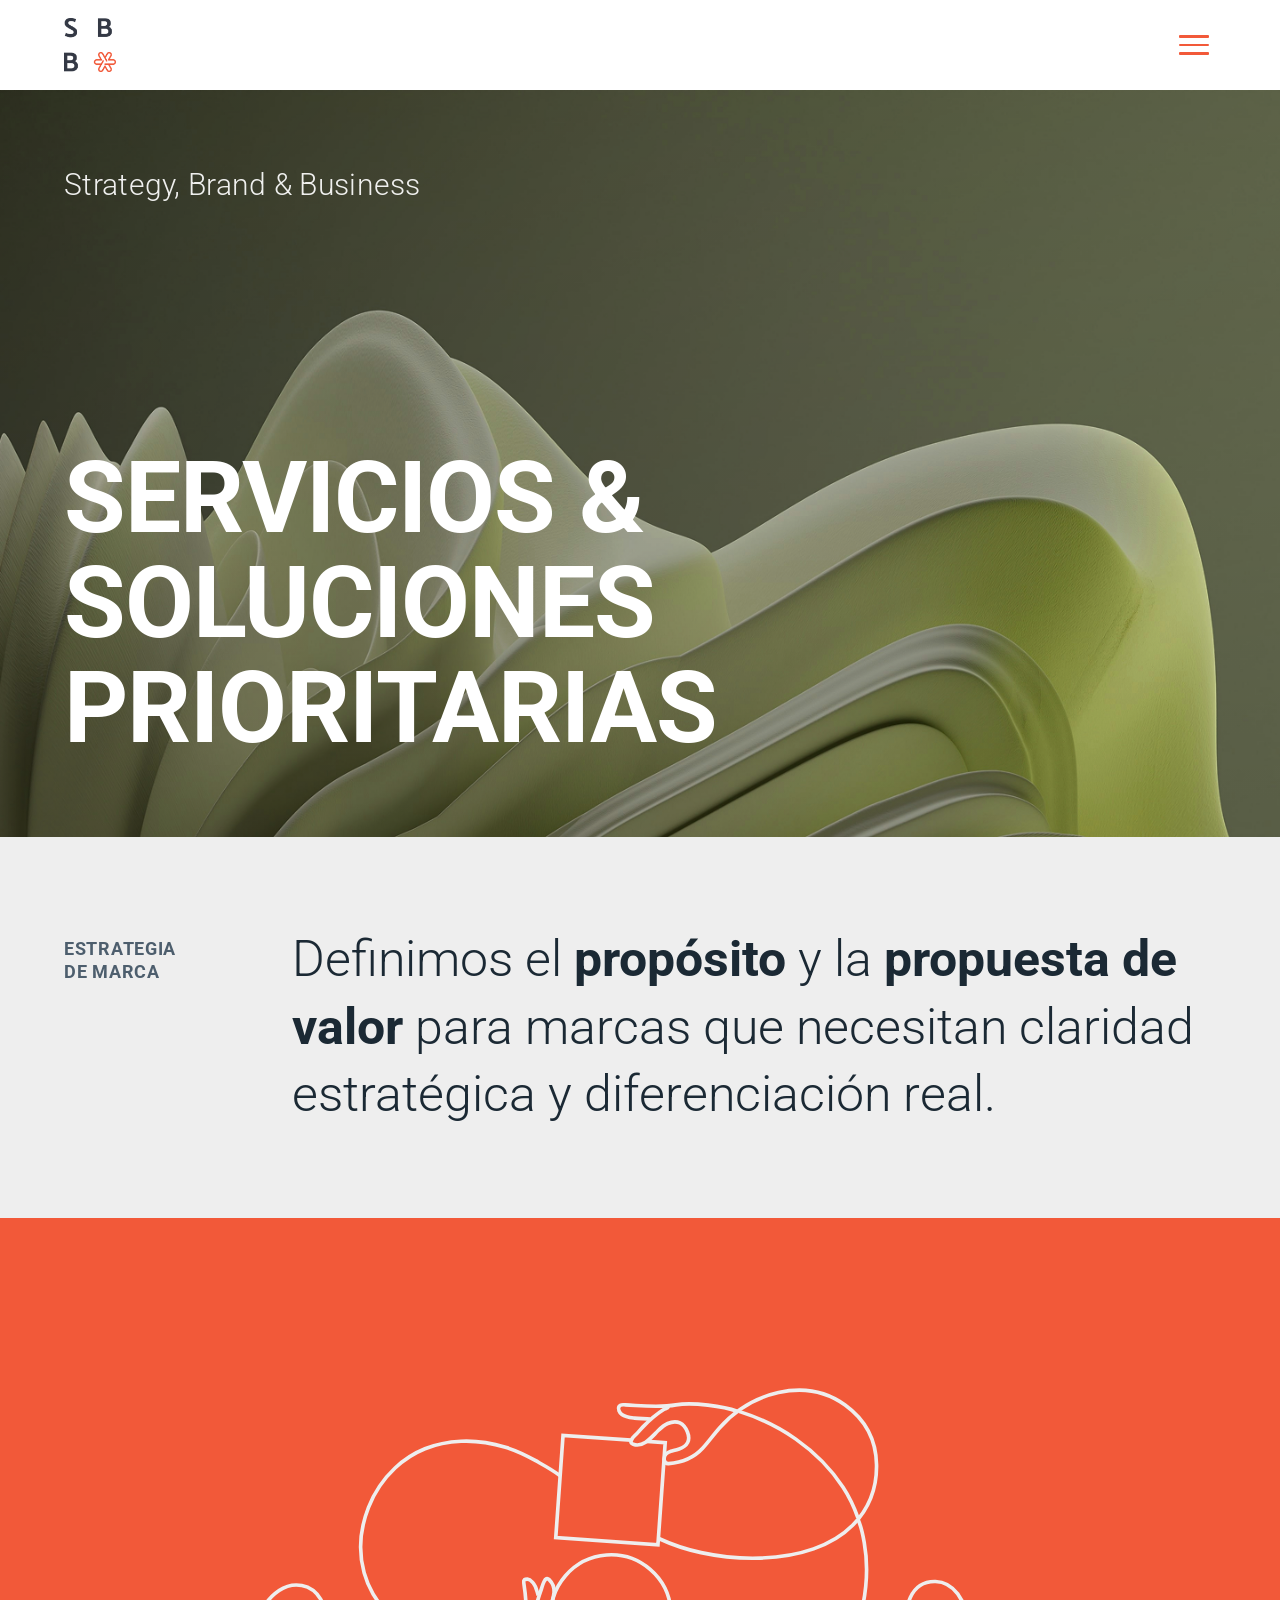
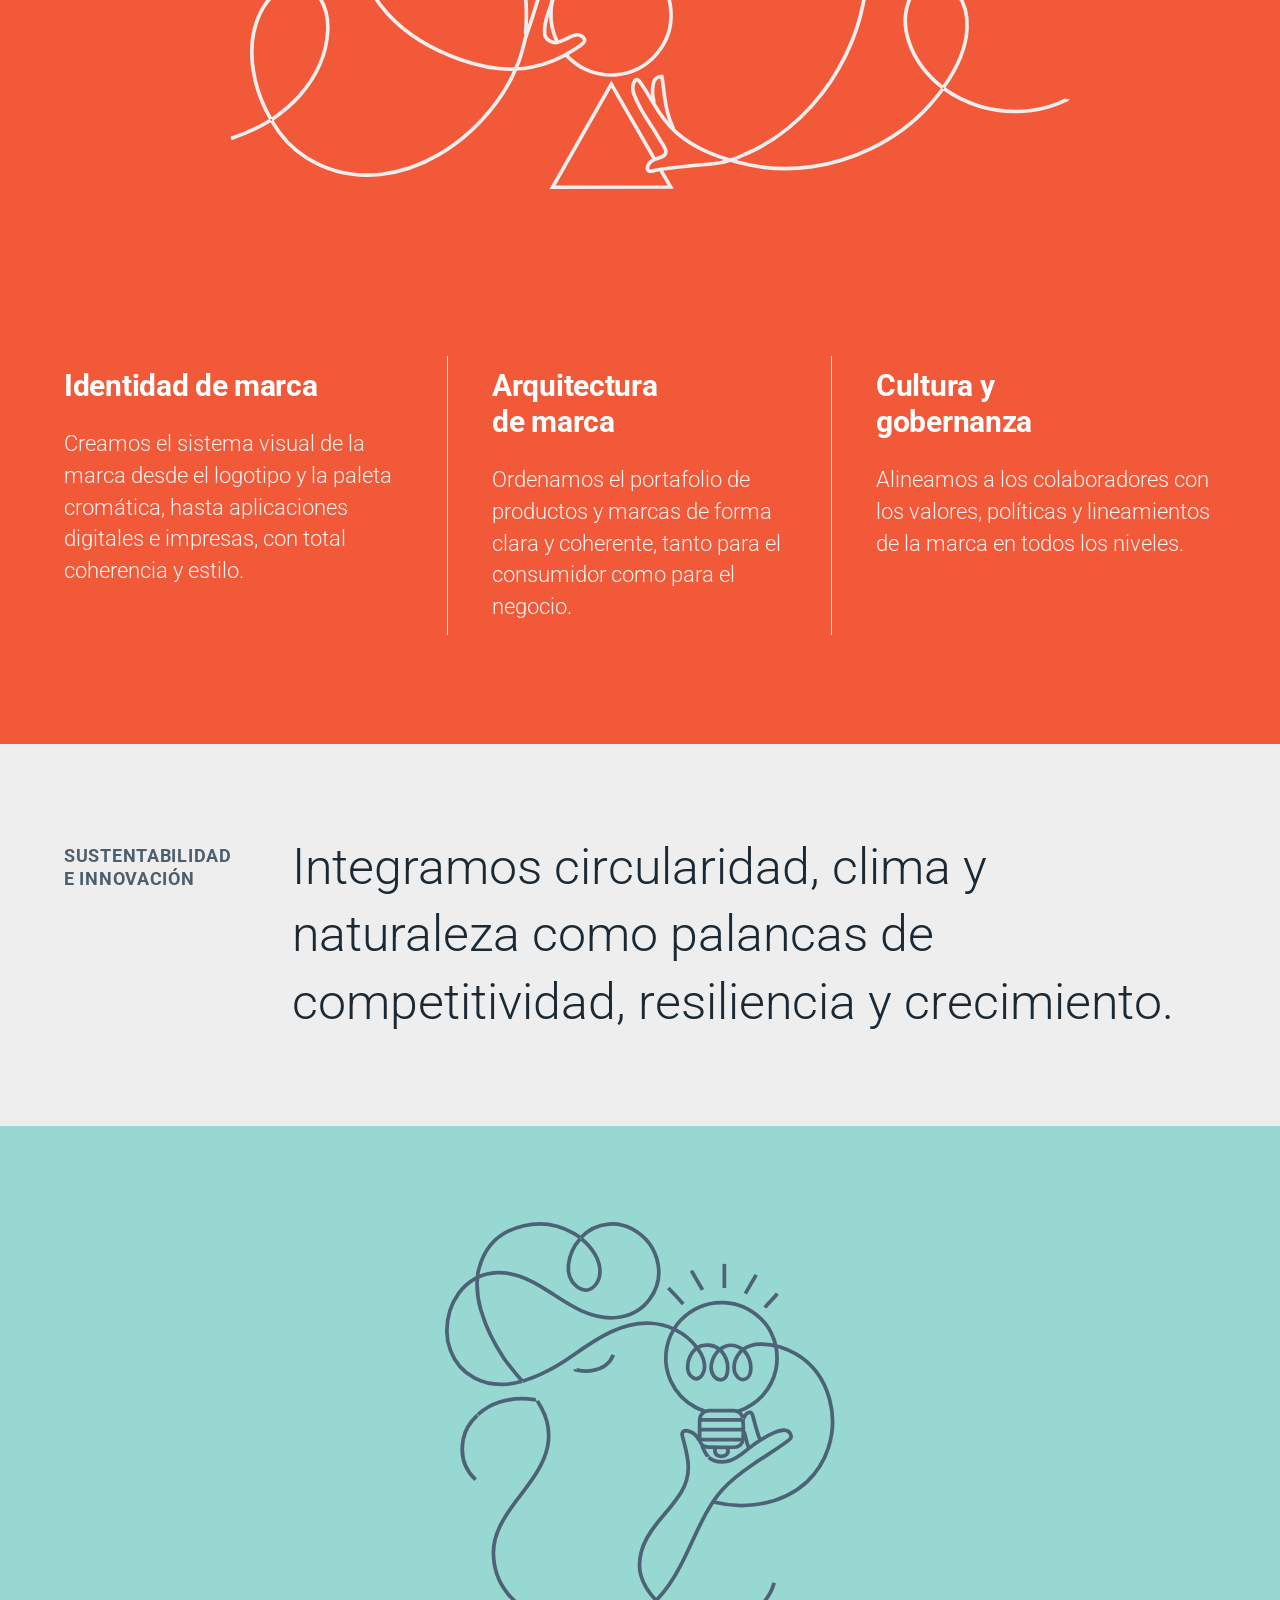
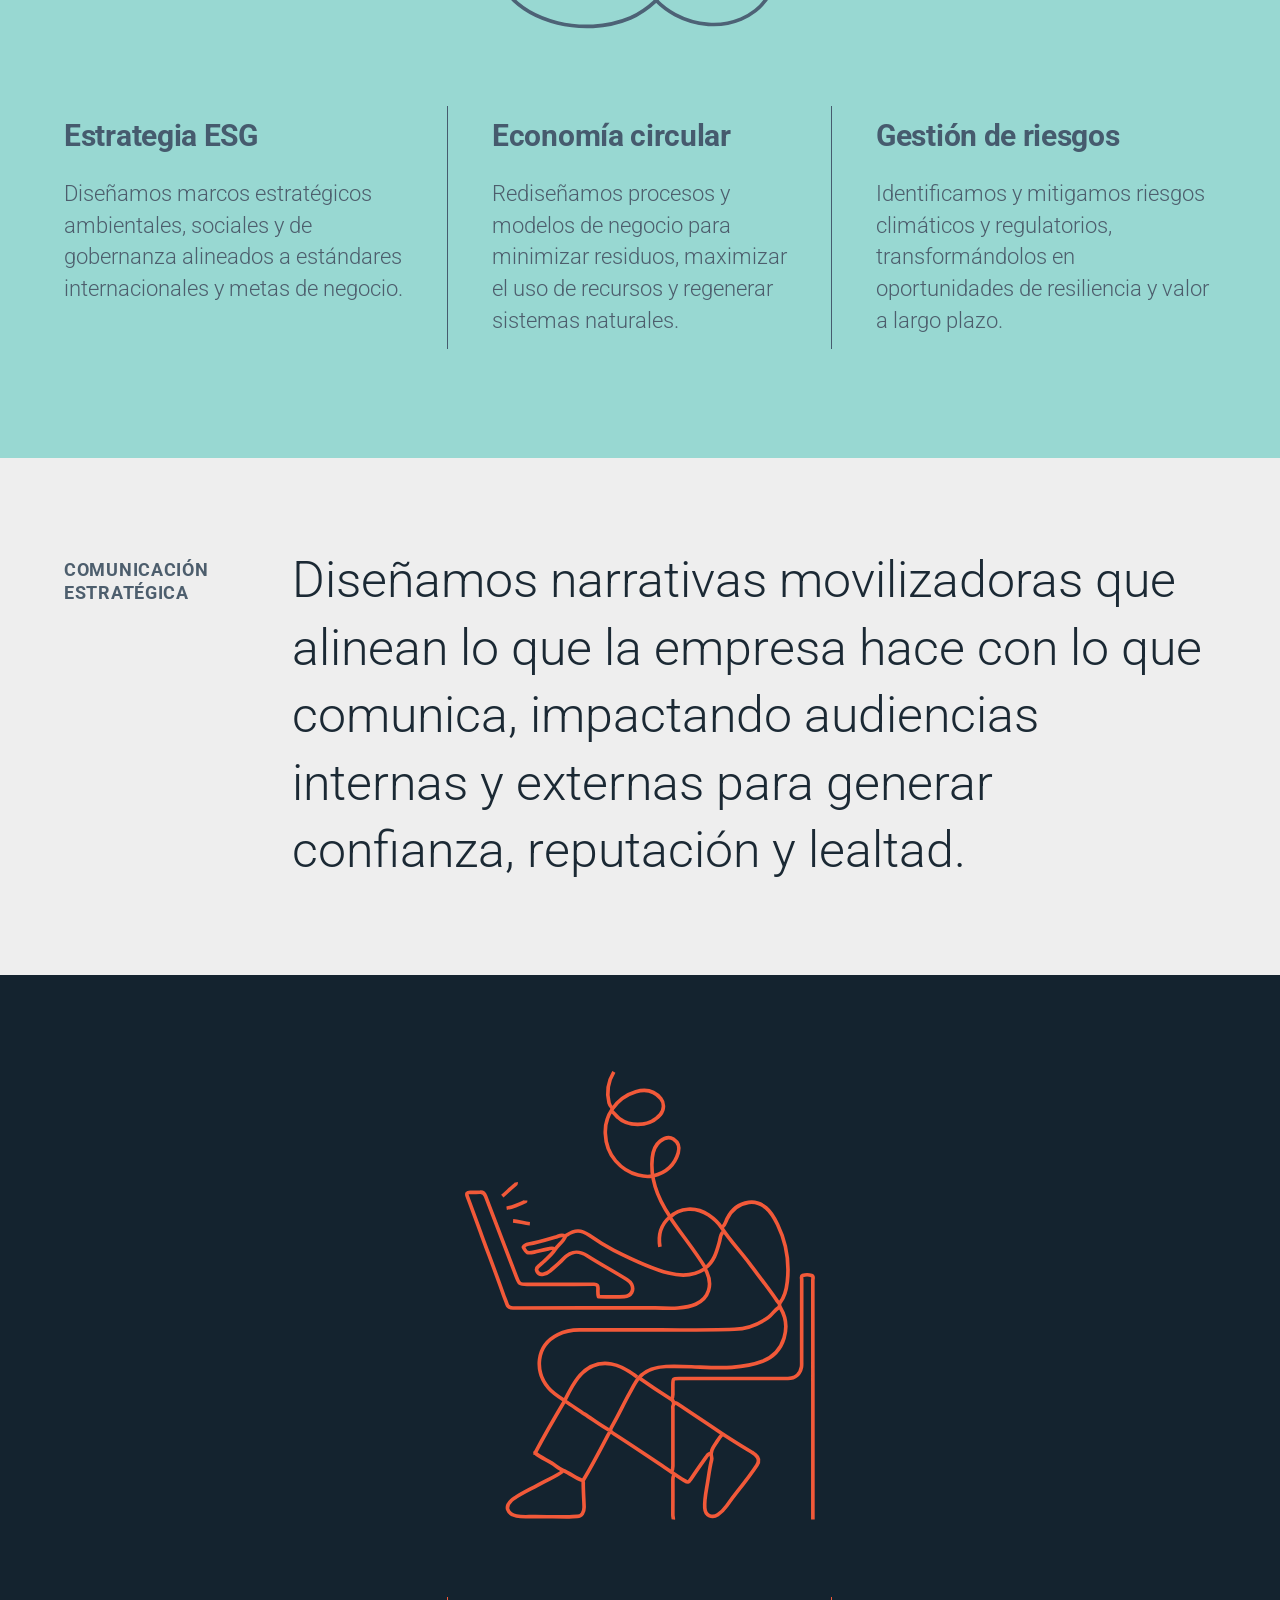
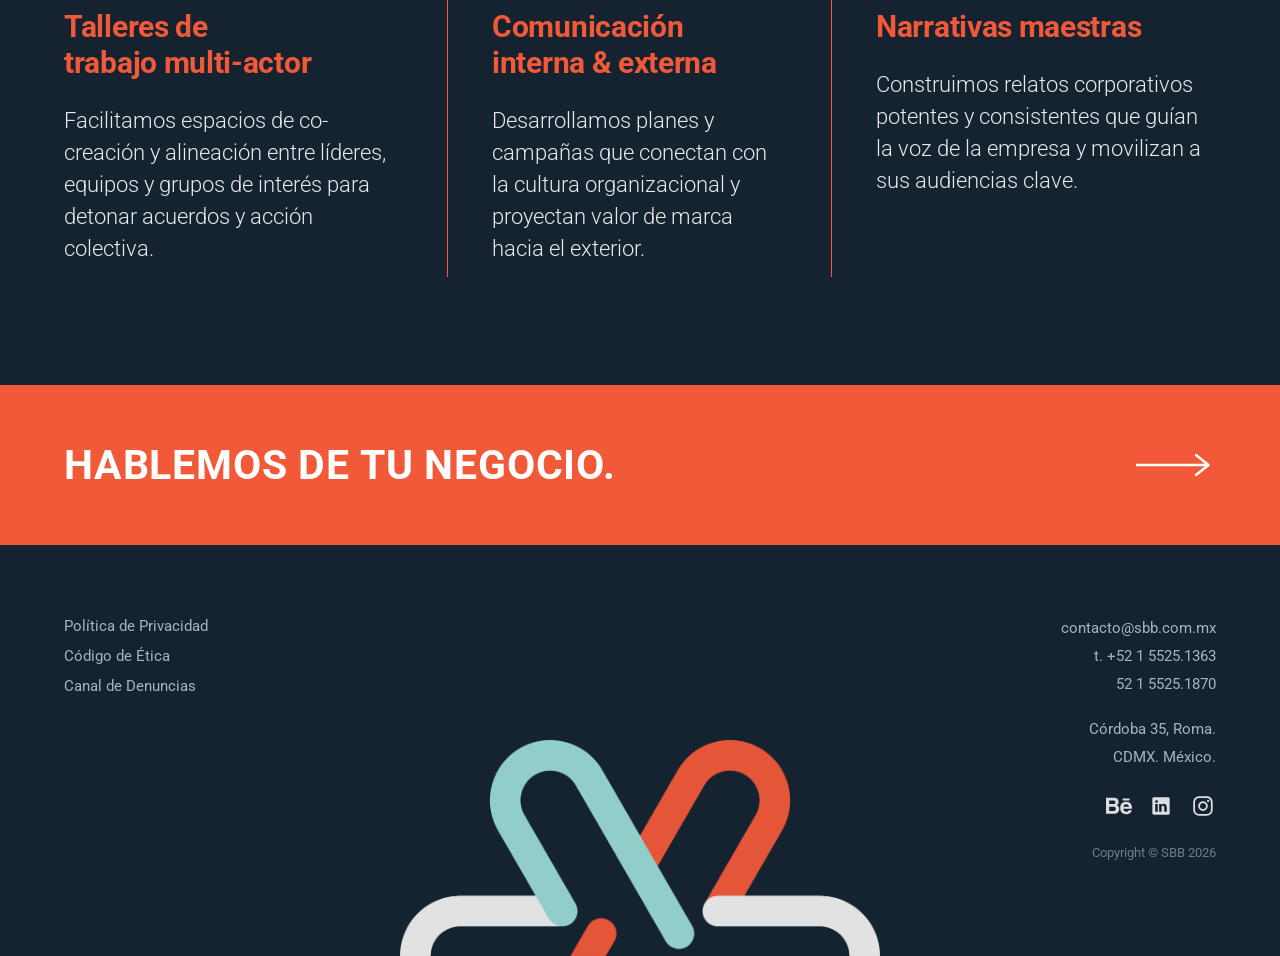
<file: servicios.html>
<!DOCTYPE html>
<html lang="es">

<head>
  <meta charset="UTF-8">
  <meta name="viewport" content="width=device-width, initial-scale=1.0">
  <title>Servicios &amp; Soluciones Prioritarias | SBB - Sustainability, Brand &amp; Business</title>
  <meta name="description"
    content="Definimos el propósito y la propuesta de valor para marcas que necesitan claridad estratégica y diferenciación real. Sostenibilidad e Innovación de Negocios y Comunicación Estratégica.">
  <meta name="theme-color" content="#FFFFFF">

  <!-- CSS Stylesheets -->
  <link rel="stylesheet" href="css/styles.css">
  <link rel="icon" type="image/png" href="assets/00_Branding/SBB-2026-logo.png">
</head>

<body class="servicios-page">
  <div class="app-container">

    <!-- Top Header Bar (All Viewports) -->
    <header class="mobile-header">
      <a href="index.html" class="brand-logo" aria-label="Inicio SBB">
        <img src="assets/00_Branding/SBB-2026-logo.png" alt="SBB Logo">
      </a>
      <button class="mobile-menu-toggle" id="mobileMenuToggle" aria-label="Abrir menú de navegación">
        <span></span>
        <span></span>
        <span></span>
      </button>
    </header>

    <!-- Navigation Drawer (Deploys via Hamburger Icon) -->
    <nav class="mobile-nav-drawer" id="mobileNavDrawer" aria-label="Navegación principal">
      <ul class="nav-menu">
        <li class="nav-item"><a href="index.html#hero" class="mobile-nav-link">Nosotros</a></li>
        <li class="nav-item active"><a href="servicios.html" class="mobile-nav-link">Servicios</a></li>
        <li class="nav-item"><a href="proyectos.html" class="mobile-nav-link">Proyectos</a></li>
        <li class="nav-item"><a href="equipo.html" class="mobile-nav-link">Equipo</a></li>
        <li class="nav-item"><a href="sustentabilidad.html" class="mobile-nav-link">Sustentabilidad</a></li>
      </ul>
    </nav>

    <!-- Main Content Stream -->
    <main class="main-content">

      <!-- Section 1: Hero & Banner -->
      <section class="servicios-hero-section" id="hero">
        <div class="servicios-banner-container">
          <img src="assets/02_Servicios/Banner-Servicios.png" alt="Servicios y Soluciones Prioritarias"
            class="servicios-banner-img">
          <div class="servicios-hero-header">
            <p class="hero-tagline reveal-on-scroll">Strategy, Brand &amp; Business</p>
            <h1 class="servicios-hero-title reveal-on-scroll delay-1">
              SERVICIOS &amp;<br>
              SOLUCIONES<br>
              PRIORITARIAS
            </h1>
          </div>
        </div>
      </section>

      <!-- Section 2: Estrategia de Marca -->
      <section class="servicio-block" id="estrategia-marca">
        <!-- Intro Bar -->
        <div class="servicio-intro-bar reveal-on-scroll">
          <div class="servicio-intro-inner">
            <span class="servicio-category-tag">ESTRATEGIA<br>DE MARCA</span>
            <p class="servicio-intro-text">
              Definimos el <strong>propósito</strong> y la <strong>propuesta de valor</strong> para marcas que necesitan claridad estratégica y diferenciación real.
            </p>
          </div>
        </div>

        <!-- Colored Band: Illustration + 3 Pillars -->
        <div class="servicio-colored-band terracotta">
          <div class="servicio-illustration-container reveal-on-scroll delay-1">
            <img src="assets/02_Servicios/Ilustracion Estrategia de marca.svg" alt="Ilustración Estrategia de Marca"
              class="servicio-illustration-img img-estrategia">
          </div>

          <div class="servicio-pillars-grid theme-terracotta reveal-on-scroll delay-2">
            <div class="servicio-pillar-col">
              <h3 class="servicio-pillar-title">Identidad de marca</h3>
              <p class="servicio-pillar-desc">
                Creamos el sistema visual de la marca desde el logotipo y la paleta cromática, hasta aplicaciones digitales e impresas, con total coherencia y estilo.
              </p>
            </div>
            <div class="servicio-pillar-col">
              <h3 class="servicio-pillar-title">Arquitectura<br>de marca</h3>
              <p class="servicio-pillar-desc">
                Ordenamos el portafolio de productos y marcas de forma clara y coherente, tanto para el consumidor como para el negocio.
              </p>
            </div>
            <div class="servicio-pillar-col">
              <h3 class="servicio-pillar-title">Cultura y<br>gobernanza</h3>
              <p class="servicio-pillar-desc">
                Alineamos a los colaboradores con los valores, políticas y lineamientos de la marca en todos los niveles.
              </p>
            </div>
          </div>
        </div>
      </section>

      <!-- Section 3: Sustentabilidad e Innovación -->
      <section class="servicio-block" id="sostenibilidad-innovacion">
        <!-- Intro Bar -->
        <div class="servicio-intro-bar reveal-on-scroll">
          <div class="servicio-intro-inner">
            <span class="servicio-category-tag">SUSTENTABILIDAD<br>E INNOVACIÓN</span>
            <p class="servicio-intro-text">
              Integramos circularidad, clima y naturaleza como palancas de competitividad, resiliencia y crecimiento.
            </p>
          </div>
        </div>

        <!-- Colored Band: Illustration + 3 Pillars -->
        <div class="servicio-colored-band mint">
          <div class="servicio-illustration-container reveal-on-scroll delay-1">
            <img src="assets/02_Servicios/Ilustracion Sustenibilidad.svg" alt="Ilustración Sustentabilidad e Innovación"
              class="servicio-illustration-img img-sustentabilidad">
          </div>

          <div class="servicio-pillars-grid theme-mint reveal-on-scroll delay-2">
            <div class="servicio-pillar-col">
              <h3 class="servicio-pillar-title">Estrategia ESG</h3>
              <p class="servicio-pillar-desc">
                Diseñamos marcos estratégicos ambientales, sociales y de gobernanza alineados a estándares internacionales y metas de negocio.
              </p>
            </div>
            <div class="servicio-pillar-col">
              <h3 class="servicio-pillar-title">Economía circular</h3>
              <p class="servicio-pillar-desc">
                Rediseñamos procesos y modelos de negocio para minimizar residuos, maximizar el uso de recursos y regenerar sistemas naturales.
              </p>
            </div>
            <div class="servicio-pillar-col">
              <h3 class="servicio-pillar-title">Gestión de riesgos</h3>
              <p class="servicio-pillar-desc">
                Identificamos y mitigamos riesgos climáticos y regulatorios, transformándolos en oportunidades de resiliencia y valor a largo plazo.
              </p>
            </div>
          </div>
        </div>
      </section>

      <!-- Section 4: Comunicación Estratégica -->
      <section class="servicio-block" id="comunicacion-estrategica">
        <!-- Intro Bar -->
        <div class="servicio-intro-bar reveal-on-scroll">
          <div class="servicio-intro-inner">
            <span class="servicio-category-tag">COMUNICACIÓN<br>ESTRATÉGICA</span>
            <p class="servicio-intro-text">
              Diseñamos narrativas movilizadoras que alinean lo que la empresa hace con lo que comunica, impactando audiencias internas y externas para generar confianza, reputación y lealtad.
            </p>
          </div>
        </div>

        <!-- Colored Band: Illustration + 3 Pillars -->
        <div class="servicio-colored-band slate">
          <div class="servicio-illustration-container reveal-on-scroll delay-1">
            <img src="assets/02_Servicios/Ilustracion Comunicacion.svg" alt="Ilustración Comunicación Estratégica"
              class="servicio-illustration-img img-comunicacion">
          </div>

          <div class="servicio-pillars-grid theme-slate reveal-on-scroll delay-2">
            <div class="servicio-pillar-col">
              <h3 class="servicio-pillar-title">Talleres de<br>trabajo multi-actor</h3>
              <p class="servicio-pillar-desc">
                Facilitamos espacios de co-creación y alineación entre líderes, equipos y grupos de interés para detonar acuerdos y acción colectiva.
              </p>
            </div>
            <div class="servicio-pillar-col">
              <h3 class="servicio-pillar-title">Comunicación<br>interna &amp; externa</h3>
              <p class="servicio-pillar-desc">
                Desarrollamos planes y campañas que conectan con la cultura organizacional y proyectan valor de marca hacia el exterior.
              </p>
            </div>
            <div class="servicio-pillar-col">
              <h3 class="servicio-pillar-title">Narrativas maestras</h3>
              <p class="servicio-pillar-desc">
                Construimos relatos corporativos potentes y consistentes que guían la voz de la empresa y movilizan a sus audiencias clave.
              </p>
            </div>
          </div>
        </div>
      </section>

      <!-- Section 5: Call to Action Banner -->
      <section class="cta-section" id="contacto">
        <a href="#contacto-modal" class="cta-banner open-modal-btn" role="button"
          aria-label="Abrir formulario de contacto">
          <h2 class="cta-title">HABLEMOS DE TU NEGOCIO.</h2>
          <div class="cta-arrow" aria-hidden="true">
            <svg viewBox="0 0 64 24" fill="none" stroke="currentColor">
              <line x1="0" y1="12" x2="58" y2="12" stroke-width="2" />
              <polyline points="48 4 58 12 48 20" stroke-width="2" stroke-linecap="round" stroke-linejoin="round" />
            </svg>
          </div>
        </a>
      </section>

      <!-- Section 6: Footer -->
      <footer class="footer-section" id="footer">
        <div class="section-inner">
          <div class="footer-grid">
            <!-- Left Column: Legal -->
            <div class="footer-col footer-col-left">
              <a href="#privacidad" class="footer-link">Política de Privacidad</a>
              <a href="#etica" class="footer-link">Código de Ética</a>
              <a href="#denuncias" class="footer-link">Canal de Denuncias</a>
            </div>

            <!-- Right Column: Contact info & Copyright -->
            <div class="footer-col footer-col-right">
              <p class="footer-contact-item"><a href="mailto:contacto@sbb.com.mx" class="footer-link">contacto@sbb.com.mx</a></p>
              <p class="footer-contact-item">t. +52 1 5525.1363</p>
              <p class="footer-contact-item">52 1 5525.1870</p>
              <div class="footer-spacer"></div>
              <p class="footer-contact-item">Córdoba 35, Roma.</p>
              <p class="footer-contact-item">CDMX. México.</p>
              <div class="footer-social-links">
                <a href="https://www.behance.net/SBB" target="_blank" rel="noopener noreferrer" aria-label="Behance SBB">
                  <img src="assets/00_Branding/behance-icon.svg" alt="Behance" class="social-icon">
                </a>
                <a href="https://www.linkedin.com/company/savitzkymx" target="_blank" rel="noopener noreferrer" aria-label="LinkedIn SBB">
                  <img src="assets/00_Branding/linkedin-icon.svg" alt="LinkedIn" class="social-icon">
                </a>
                <a href="https://www.instagram.com/sbb_mx/" target="_blank" rel="noopener noreferrer" aria-label="Instagram SBB">
                  <img src="assets/00_Branding/instagram-icon.svg" alt="Instagram" class="social-icon">
                </a>
              </div>
              <p class="footer-copyright">Copyright © SBB 2026</p>
            </div>
          </div>

          <!-- Bottom Logo Matatena Graphic -->
          <div class="footer-matatena-container">
            <img src="assets/00_Branding/matatena-footer.png" alt="SBB Matatena Graphic" class="footer-matatena-img">
          </div>
        </div>
      </footer>

    </main>
  </div>

  <!-- Contact Modal -->
  <div class="modal-overlay" id="contactModal" aria-hidden="true" role="dialog" aria-labelledby="modalTitle">
    <div class="modal-card">
      <button class="modal-close-btn" id="closeModalBtn" aria-label="Cerrar ventana emergente">&times;</button>

      <div class="modal-header">
        <h3 class="modal-title" id="modalTitle">Hablemos de tu negocio.</h3>
        <p class="modal-subtitle">Cuéntanos sobre tus retos de marca, sostenibilidad e innovación.</p>
      </div>

      <form class="contact-form" id="contactForm">
        <div class="form-group">
          <label for="name">Nombre completo</label>
          <input type="text" id="name" class="form-input" placeholder="Ej. Ana García" required>
        </div>

        <div class="form-group">
          <label for="email">Correo electrónico</label>
          <input type="email" id="email" class="form-input" placeholder="ana@empresa.com" required>
        </div>

        <div class="form-group">
          <label for="area">Ámbito de Interés</label>
          <select id="area" class="form-select" required>
            <option value="" disabled selected>Selecciona una opción</option>
            <option value="branding">Estrategia de Marca &amp; Branding</option>
            <option value="sostenibilidad">Sustentabilidad e Innovación de Negocio</option>
            <option value="comunicacion">Comunicación Estratégica</option>
            <option value="digital">Innovación Digital</option>
            <option value="integral">Transformación Integral</option>
          </select>
        </div>

        <div class="form-group">
          <label for="message">Mensaje</label>
          <textarea id="message" class="form-textarea" placeholder="Describe brevemente tus objetivos..." required></textarea>
        </div>

        <button type="submit" class="form-submit-btn">Enviar Mensaje</button>
      </form>

      <div class="form-success-msg" id="formSuccessMsg">
        ¡Muchas gracias por contactarnos! Nos pondremos en contacto contigo a la brevedad.
      </div>
    </div>
  </div>

  <!-- JavaScript -->
  <script src="js/main.js"></script>
</body>

</html>
</file>
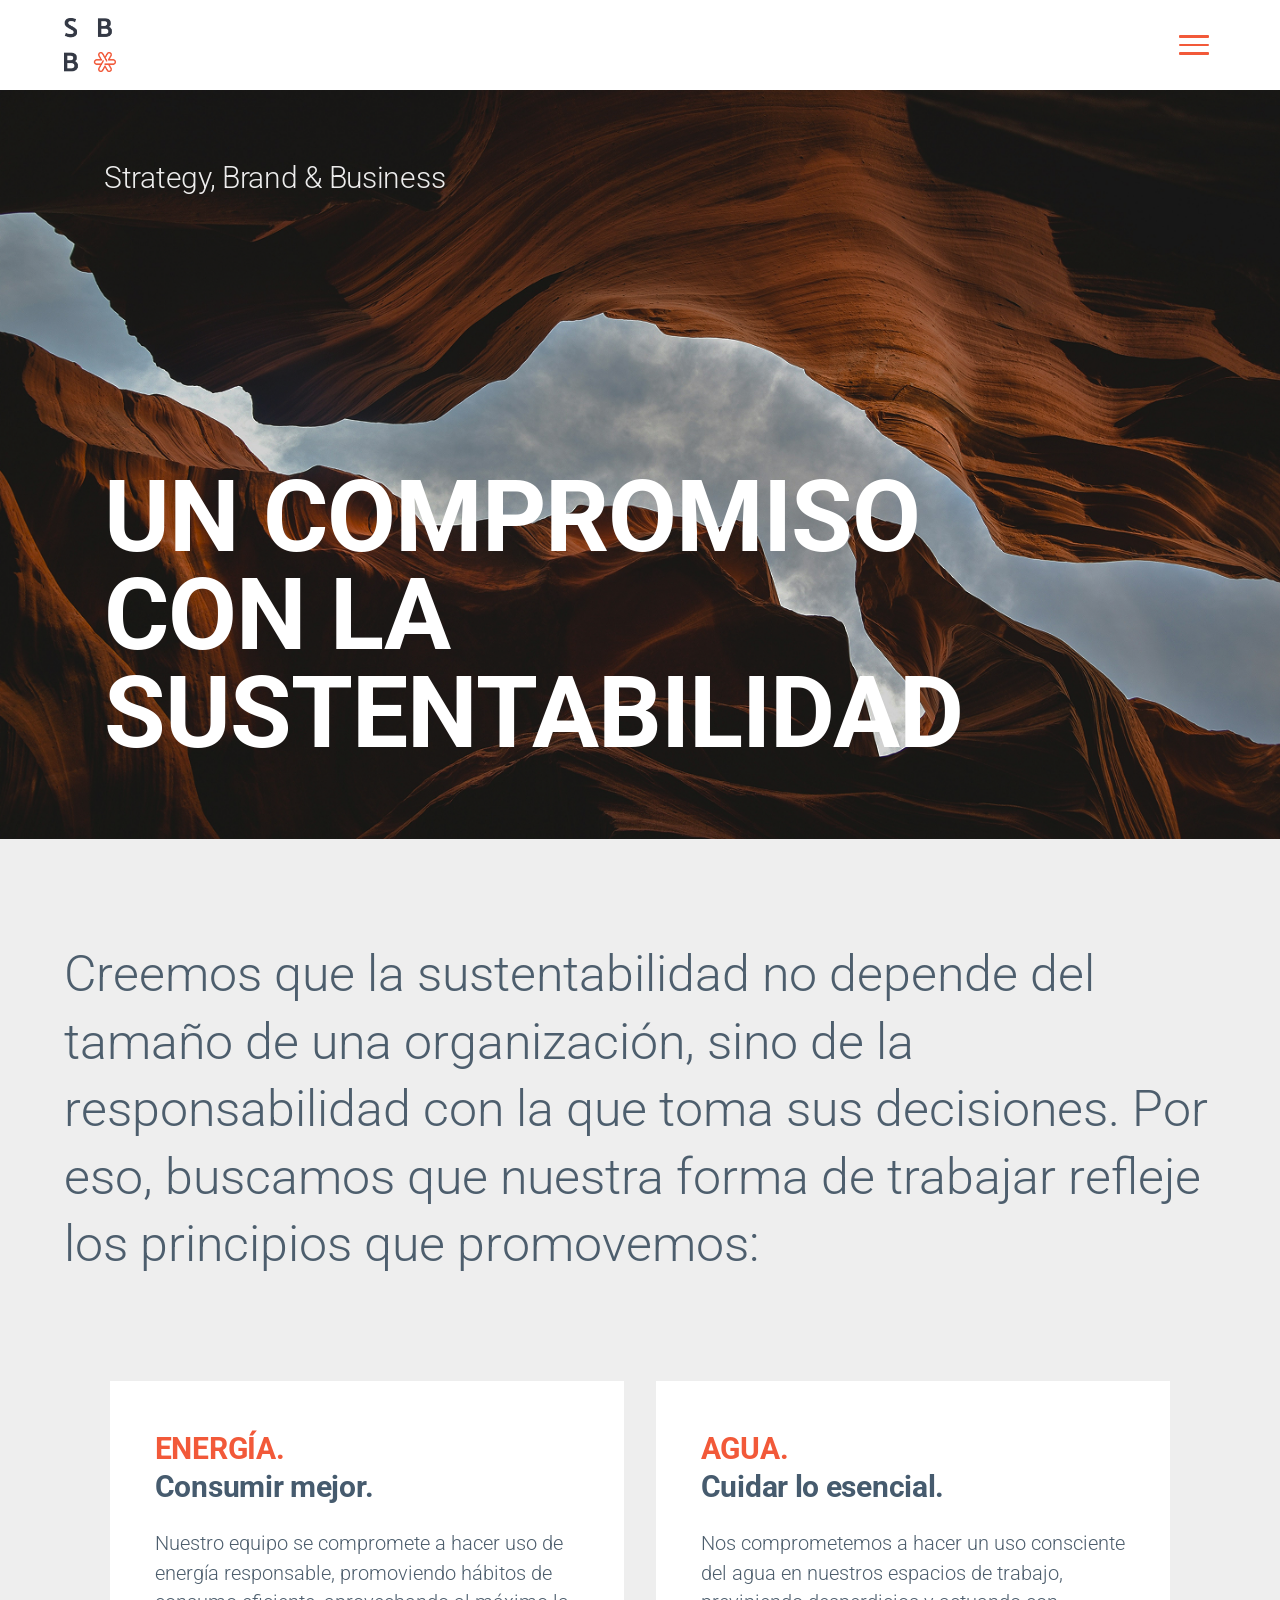
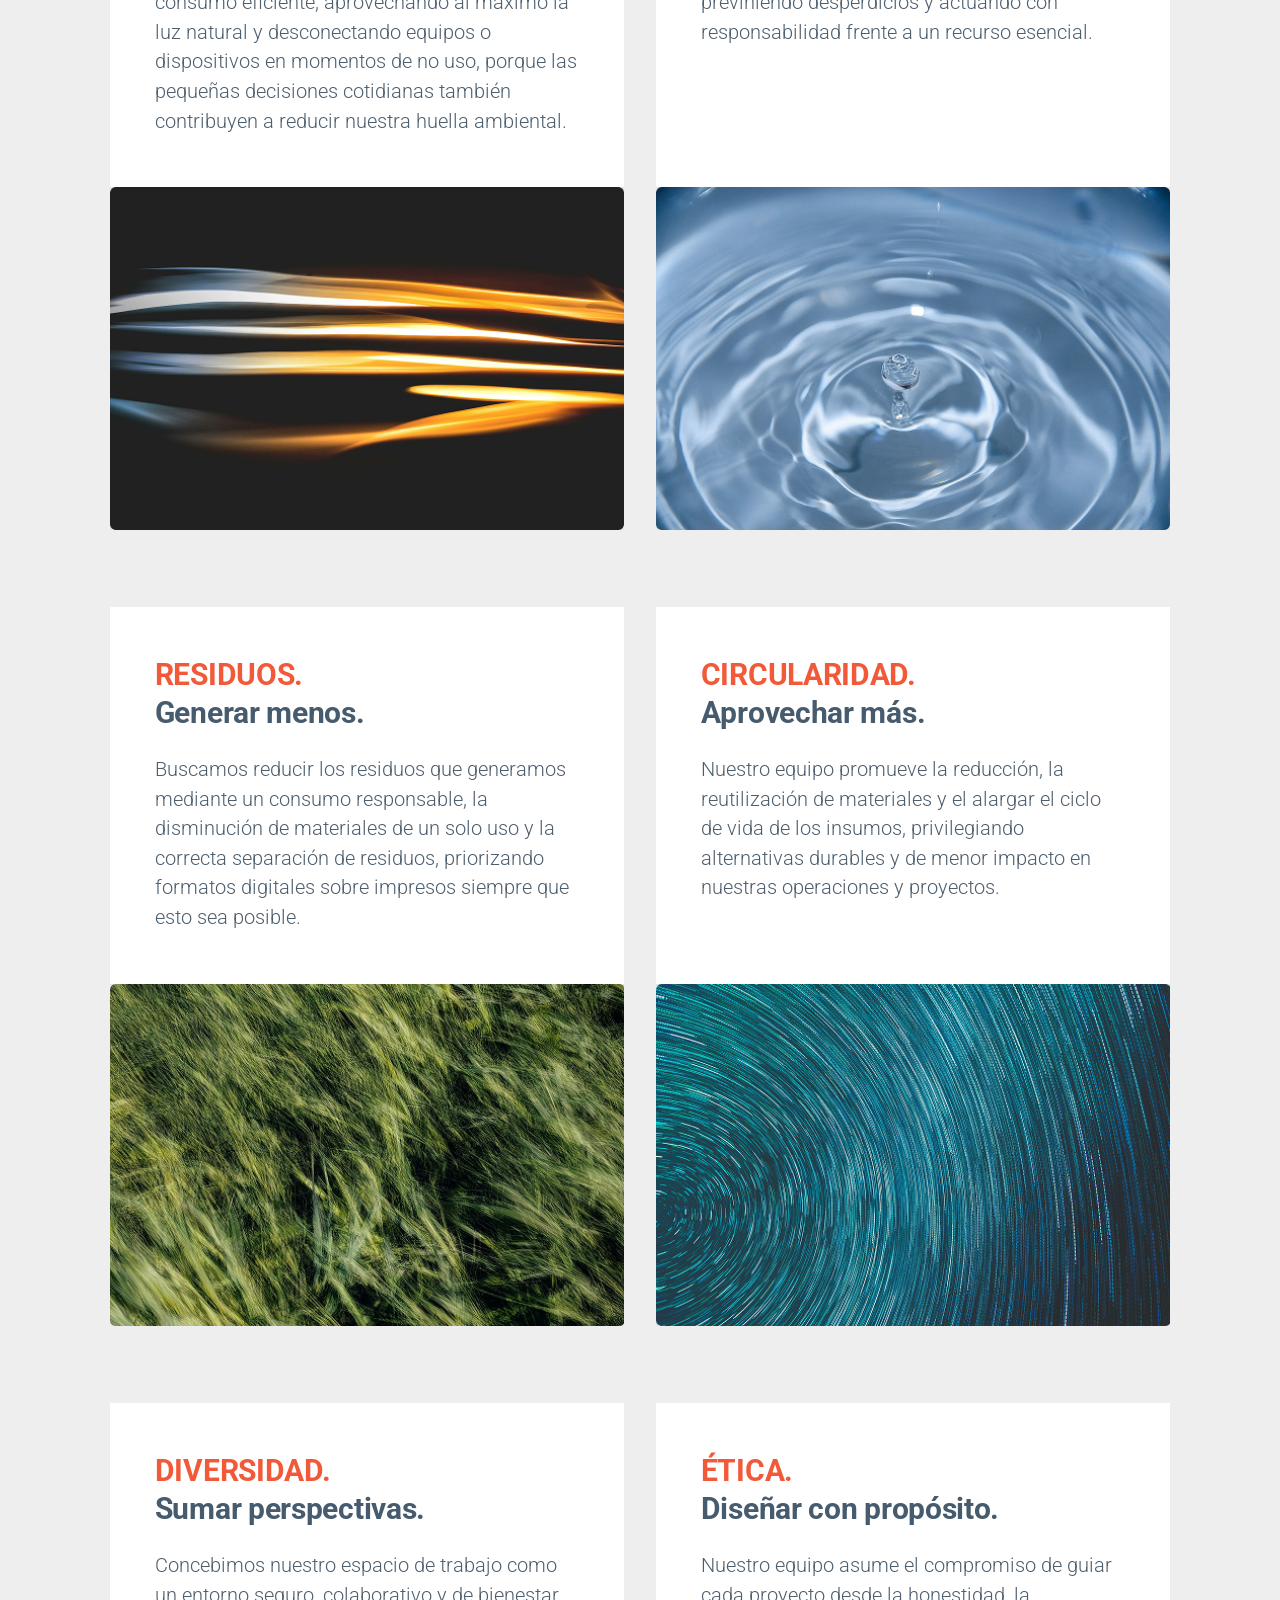
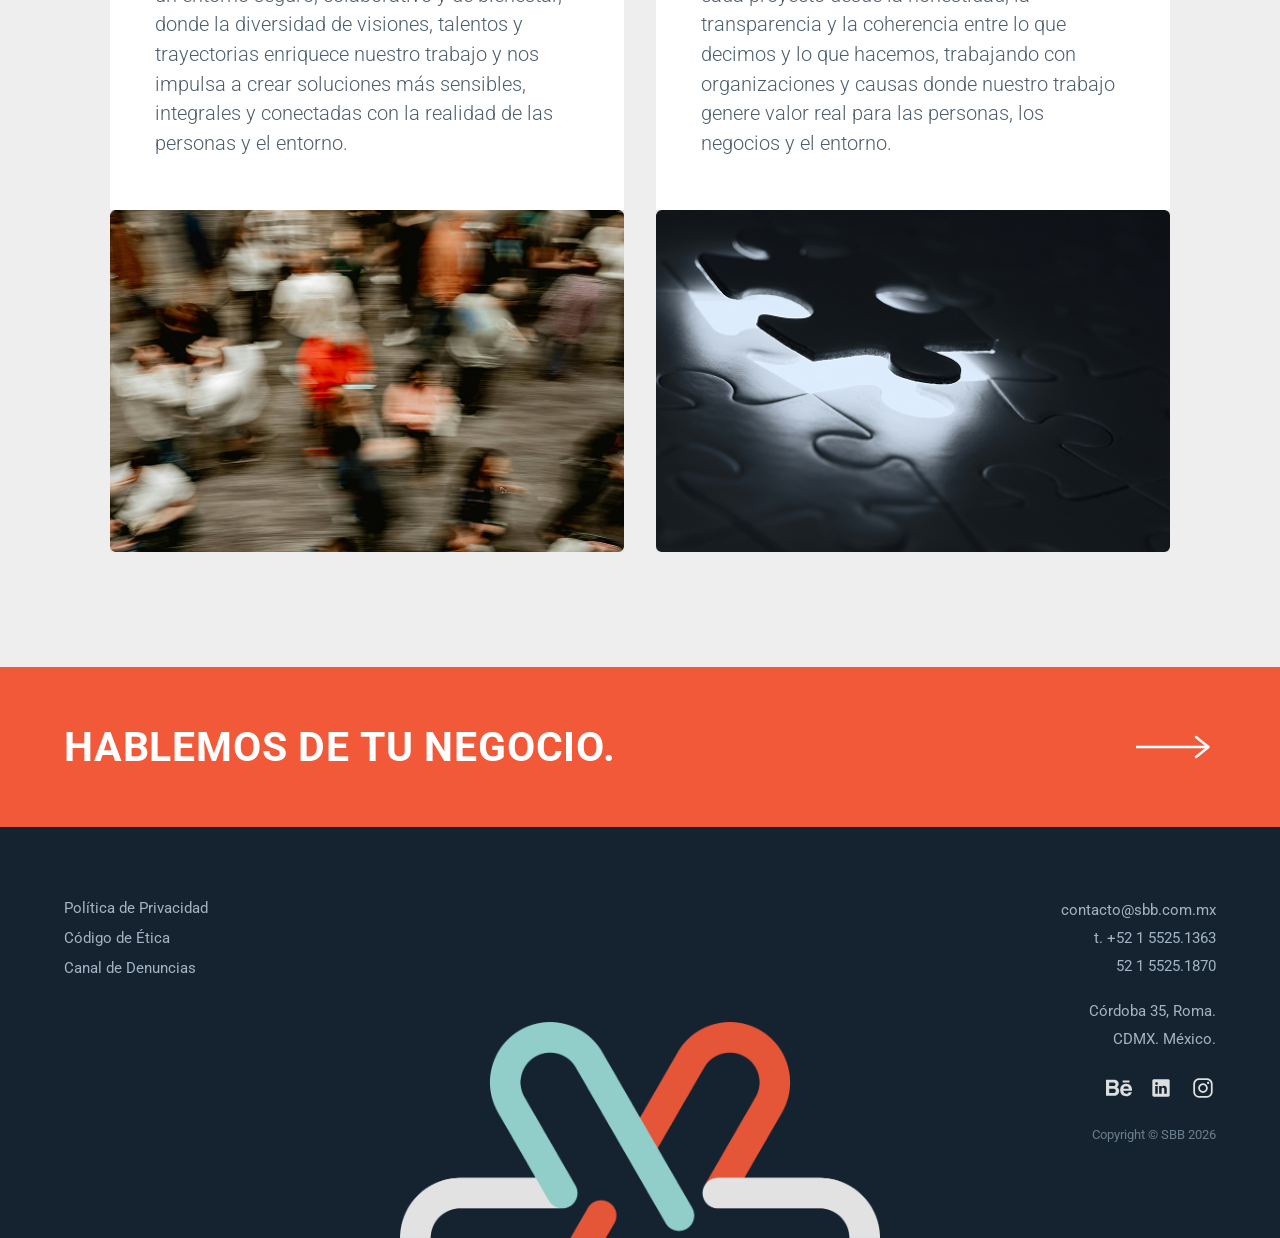
<file: sustentabilidad.html>
<!DOCTYPE html>
<html lang="es">

<head>
  <meta charset="UTF-8">
  <meta name="viewport" content="width=device-width, initial-scale=1.0">
  <title>Un Compromiso con la Sustentabilidad | SBB - Strategy, Brand &amp; Business</title>
  <meta name="description"
    content="Creemos que la sustentabilidad no depende del tamaño de una organización, sino de la responsabilidad con la que toma sus decisiones.">
  <meta name="theme-color" content="#FFFFFF">

  <!-- CSS Stylesheets -->
  <link rel="stylesheet" href="css/styles.css">
  <link rel="icon" type="image/png" href="assets/00_Branding/SBB-2026-logo.png">
</head>

<body class="sustentabilidad-page">
  <div class="app-container">

    <!-- Top Header Bar (All Viewports) -->
    <header class="mobile-header">
      <a href="index.html" class="brand-logo" aria-label="Inicio SBB">
        <img src="assets/00_Branding/SBB-2026-logo.png" alt="SBB Logo">
      </a>
      <button class="mobile-menu-toggle" id="mobileMenuToggle" aria-label="Abrir menú de navegación">
        <span></span>
        <span></span>
        <span></span>
      </button>
    </header>

    <!-- Navigation Drawer (Deploys via Hamburger Icon) -->
    <nav class="mobile-nav-drawer" id="mobileNavDrawer" aria-label="Navegación principal">
      <ul class="nav-menu">
        <li class="nav-item"><a href="index.html#hero" class="mobile-nav-link">Nosotros</a></li>
        <li class="nav-item"><a href="servicios.html" class="mobile-nav-link">Servicios</a></li>
        <li class="nav-item"><a href="proyectos.html" class="mobile-nav-link">Proyectos</a></li>
        <li class="nav-item"><a href="equipo.html" class="mobile-nav-link">Equipo</a></li>
        <li class="nav-item active"><a href="sustentabilidad.html" class="mobile-nav-link">Sustentabilidad</a></li>
      </ul>
    </nav>

    <!-- Main Content Stream -->
    <main class="main-content">

      <!-- Section 1: Hero & Banner -->
      <section class="sustentabilidad-hero-section" id="hero">
        <div class="sustentabilidad-banner-container">
          <img src="assets/05_Sustentabilidad/Banner_Sustentabilidad.png" alt="Un compromiso con la sustentabilidad"
            class="sustentabilidad-banner-img">
          <div class="sustentabilidad-hero-header">
            <p class="hero-tagline reveal-on-scroll">Strategy, Brand &amp; Business</p>
            <h1 class="sustentabilidad-hero-title reveal-on-scroll delay-1">
              UN COMPROMISO<br>
              CON LA<br>
              SUSTENTABILIDAD
            </h1>
          </div>
        </div>

        <!-- Intro Statement -->
        <div class="sustentabilidad-intro reveal-on-scroll delay-2">
          <p class="sustentabilidad-intro-text">
            Creemos que la sustentabilidad no depende del tamaño de una organización, sino de la responsabilidad con la que toma sus decisiones. Por eso, buscamos que nuestra forma de trabajar refleje los principios que promovemos:
          </p>
        </div>
      </section>

      <!-- Section 2: Principles Grid (2 Columns x 3 Rows) -->
      <section class="sustentabilidad-grid-section" id="principios">
        <div class="sustentabilidad-grid">

          <!-- Card 1: Energía -->
          <article class="sustentabilidad-card reveal-on-scroll">
            <div class="sustentabilidad-card-body">
              <h2 class="sustentabilidad-card-title">ENERGÍA.</h2>
              <h3 class="sustentabilidad-card-subtitle">Consumir mejor.</h3>
              <p class="sustentabilidad-card-desc">
                Nuestro equipo se compromete a hacer uso de energía responsable, promoviendo hábitos de consumo eficiente, aprovechando al máximo la luz natural y desconectando equipos o dispositivos en momentos de no uso, porque las pequeñas decisiones cotidianas también contribuyen a reducir nuestra huella ambiental.
              </p>
            </div>
            <div class="sustentabilidad-card-img-wrapper">
              <img src="assets/05_Sustentabilidad/card energia.png" alt="Energía - Consumir mejor"
                class="sustentabilidad-card-img" loading="lazy">
            </div>
          </article>

          <!-- Card 2: Agua -->
          <article class="sustentabilidad-card reveal-on-scroll delay-1">
            <div class="sustentabilidad-card-body">
              <h2 class="sustentabilidad-card-title">AGUA.</h2>
              <h3 class="sustentabilidad-card-subtitle">Cuidar lo esencial.</h3>
              <p class="sustentabilidad-card-desc">
                Nos comprometemos a hacer un uso consciente del agua en nuestros espacios de trabajo, previniendo desperdicios y actuando con responsabilidad frente a un recurso esencial.
              </p>
            </div>
            <div class="sustentabilidad-card-img-wrapper">
              <img src="assets/05_Sustentabilidad/card agua.png" alt="Agua - Cuidar lo esencial"
                class="sustentabilidad-card-img" loading="lazy">
            </div>
          </article>

          <!-- Card 3: Residuos -->
          <article class="sustentabilidad-card reveal-on-scroll">
            <div class="sustentabilidad-card-body">
              <h2 class="sustentabilidad-card-title">RESIDUOS.</h2>
              <h3 class="sustentabilidad-card-subtitle">Generar menos.</h3>
              <p class="sustentabilidad-card-desc">
                Buscamos reducir los residuos que generamos mediante un consumo responsable, la disminución de materiales de un solo uso y la correcta separación de residuos, priorizando formatos digitales sobre impresos siempre que esto sea posible.
              </p>
            </div>
            <div class="sustentabilidad-card-img-wrapper">
              <img src="assets/05_Sustentabilidad/card residuos.png" alt="Residuos - Generar menos"
                class="sustentabilidad-card-img" loading="lazy">
            </div>
          </article>

          <!-- Card 4: Circularidad -->
          <article class="sustentabilidad-card reveal-on-scroll delay-1">
            <div class="sustentabilidad-card-body">
              <h2 class="sustentabilidad-card-title">CIRCULARIDAD.</h2>
              <h3 class="sustentabilidad-card-subtitle">Aprovechar más.</h3>
              <p class="sustentabilidad-card-desc">
                Nuestro equipo promueve la reducción, la reutilización de materiales y el alargar el ciclo de vida de los insumos, privilegiando alternativas durables y de menor impacto en nuestras operaciones y proyectos.
              </p>
            </div>
            <div class="sustentabilidad-card-img-wrapper">
              <img src="assets/05_Sustentabilidad/card circularidad.png" alt="Circularidad - Aprovechar más"
                class="sustentabilidad-card-img" loading="lazy">
            </div>
          </article>

          <!-- Card 5: Diversidad -->
          <article class="sustentabilidad-card reveal-on-scroll">
            <div class="sustentabilidad-card-body">
              <h2 class="sustentabilidad-card-title">DIVERSIDAD.</h2>
              <h3 class="sustentabilidad-card-subtitle">Sumar perspectivas.</h3>
              <p class="sustentabilidad-card-desc">
                Concebimos nuestro espacio de trabajo como un entorno seguro, colaborativo y de bienestar, donde la diversidad de visiones, talentos y trayectorias enriquece nuestro trabajo y nos impulsa a crear soluciones más sensibles, integrales y conectadas con la realidad de las personas y el entorno.
              </p>
            </div>
            <div class="sustentabilidad-card-img-wrapper">
              <img src="assets/05_Sustentabilidad/card diversidad.png" alt="Diversidad - Sumar perspectivas"
                class="sustentabilidad-card-img" loading="lazy">
            </div>
          </article>

          <!-- Card 6: Ética -->
          <article class="sustentabilidad-card reveal-on-scroll delay-1">
            <div class="sustentabilidad-card-body">
              <h2 class="sustentabilidad-card-title">ÉTICA.</h2>
              <h3 class="sustentabilidad-card-subtitle">Diseñar con propósito.</h3>
              <p class="sustentabilidad-card-desc">
                Nuestro equipo asume el compromiso de guiar cada proyecto desde la honestidad, la transparencia y la coherencia entre lo que decimos y lo que hacemos, trabajando con organizaciones y causas donde nuestro trabajo genere valor real para las personas, los negocios y el entorno.
              </p>
            </div>
            <div class="sustentabilidad-card-img-wrapper">
              <img src="assets/05_Sustentabilidad/card etica.png" alt="Ética - Diseñar con propósito"
                class="sustentabilidad-card-img" loading="lazy">
            </div>
          </article>

        </div>
      </section>

      <!-- Section 3: Call to Action Banner -->
      <section class="cta-section" id="contacto">
        <a href="#contacto-modal" class="cta-banner open-modal-btn" role="button"
          aria-label="Abrir formulario de contacto">
          <h2 class="cta-title">HABLEMOS DE TU NEGOCIO.</h2>
          <div class="cta-arrow" aria-hidden="true">
            <svg viewBox="0 0 64 24" fill="none" stroke="currentColor">
              <line x1="0" y1="12" x2="58" y2="12" stroke-width="2" />
              <polyline points="48 4 58 12 48 20" stroke-width="2" stroke-linecap="round" stroke-linejoin="round" />
            </svg>
          </div>
        </a>
      </section>

      <!-- Section 4: Footer -->
      <footer class="footer-section" id="footer">
        <div class="footer-grid">
          <!-- Left Column: Legal -->
          <div class="footer-col-left">
            <a href="#privacidad" class="footer-link">Política de Privacidad</a>
            <a href="#etica" class="footer-link">Código de Ética</a>
            <a href="#denuncias" class="footer-link">Canal de Denuncias</a>
          </div>

          <!-- Right Column: Contact info & Copyright -->
          <div class="footer-col-right">
            <p class="footer-contact-item"><a href="mailto:contacto@sbb.com.mx"
                class="footer-link">contacto@sbb.com.mx</a></p>
            <p class="footer-contact-item">t. +52 1 5525.1363</p>
            <p class="footer-contact-item">52 1 5525.1870</p>
            <div class="footer-spacer"></div>
            <p class="footer-contact-item">Córdoba 35, Roma.</p>
            <p class="footer-contact-item">CDMX. México.</p>
            <div class="footer-social-links">
              <a href="https://www.behance.net/SBB" target="_blank" rel="noopener noreferrer" aria-label="Behance SBB">
                <img src="assets/00_Branding/behance-icon.svg" alt="Behance" class="social-icon">
              </a>
              <a href="https://www.linkedin.com/company/savitzkymx" target="_blank" rel="noopener noreferrer"
                aria-label="LinkedIn SBB">
                <img src="assets/00_Branding/linkedin-icon.svg" alt="LinkedIn" class="social-icon">
              </a>
              <a href="https://www.instagram.com/sbb_mx/" target="_blank" rel="noopener noreferrer"
                aria-label="Instagram SBB">
                <img src="assets/00_Branding/instagram-icon.svg" alt="Instagram" class="social-icon">
              </a>
            </div>
            <p class="footer-copyright">Copyright © SBB 2026</p>
          </div>
        </div>

        <!-- Bottom Logo Matatena Graphic -->
        <div class="footer-matatena-container">
          <img src="assets/00_Branding/matatena-footer.png" alt="SBB Matatena Graphic" class="footer-matatena-img">
        </div>
      </footer>

    </main>
  </div>

  <!-- Contact Modal -->
  <div class="modal-overlay" id="contactModal" aria-hidden="true" role="dialog" aria-labelledby="modalTitle">
    <div class="modal-card">
      <button class="modal-close-btn" id="closeModalBtn" aria-label="Cerrar ventana emergente">&times;</button>

      <div class="modal-header">
        <h3 class="modal-title" id="modalTitle">Hablemos de tu negocio.</h3>
        <p class="modal-subtitle">Cuéntanos sobre tus retos de marca, sostenibilidad e innovación.</p>
      </div>

      <form class="contact-form" id="contactForm">
        <div class="form-group">
          <label for="name">Nombre completo</label>
          <input type="text" id="name" class="form-input" placeholder="Ej. Ana García" required>
        </div>

        <div class="form-group">
          <label for="email">Correo electrónico</label>
          <input type="email" id="email" class="form-input" placeholder="ana@empresa.com" required>
        </div>

        <div class="form-group">
          <label for="area">Ámbito de Interés</label>
          <select id="area" class="form-select" required>
            <option value="" disabled selected>Selecciona una opción</option>
            <option value="branding">Estrategia de Marca &amp; Branding</option>
            <option value="sostenibilidad">Sustentabilidad e Innovación de Negocio</option>
            <option value="comunicacion">Comunicación Estratégica</option>
            <option value="digital">Innovación Digital</option>
            <option value="integral">Transformación Integral</option>
          </select>
        </div>

        <div class="form-group">
          <label for="message">Mensaje</label>
          <textarea id="message" class="form-textarea" placeholder="Describe brevemente tus objetivos..."
            required></textarea>
        </div>

        <button type="submit" class="form-submit-btn">Enviar Mensaje</button>
      </form>

      <div class="form-success-msg" id="formSuccessMsg">
        ¡Muchas gracias por contactarnos! Nos pondremos en contacto contigo a la brevedad.
      </div>
    </div>
  </div>

  <!-- JavaScript -->
  <script src="js/main.js"></script>
</body>

</html>
</file>
<file: css/styles.css>
/* ==========================================================================
   SBB 2026 - Systemic Branding & Business Design System
   ========================================================================== */

@import url('https://fonts.googleapis.com/css2?family=Roboto:wght@100;300;400;500;700;800;900&display=swap');

:root {
  /* Color Palette */
  --color-bg: #FFFFFF;
  --color-sidebar: #FFFFFF;
  --color-terracotta: #F25939;
  --color-terracotta-hover: #D94627;
  --color-mint-bar: #98D8D2;
  --color-slate-section: #465B6E;
  --color-text-main: #1B2934;
  --color-text-subtle: #4D5E6D;
  --color-text-light: #7A8B9A;
  --color-footer-bg: #14232F;
  --color-footer-text: #8E9BA7;
  --color-footer-light: #A5B4C2;
  --color-border-subtle: #D8D8D4;

  /* Typography */
  --font-primary: 'Roboto', -apple-system, BlinkMacSystemFont, 'Segoe UI', sans-serif;

  /* Layout Dimensions */
  --sidebar-width: 0px;
  --header-height: 90px;
  --container-max: 1440px;
  --text-block-max: 1200px;
  --content-padding-x: clamp(2.5rem, 5vw, 5rem);
  --body-padding-x: clamp(2rem, 5vw, 5rem);
  --transition-fast: 0.25s cubic-bezier(0.16, 1, 0.3, 1);
  --transition-smooth: 0.4s cubic-bezier(0.16, 1, 0.3, 1);
}

/* Reset & Base Styles */
*,
*::before,
*::after {
  box-sizing: border-box;
  margin: 0;
  padding: 0;
}

html {
  scroll-behavior: smooth;
  font-size: 16px;
  background-color: var(--color-bg);
  color: var(--color-text-main);
  font-family: var(--font-primary);
  -webkit-font-smoothing: antialiased;
  -moz-osx-font-smoothing: grayscale;
}

body {
  min-height: 100vh;
  display: flex;
  overflow-x: hidden;
  background-color: var(--color-bg);
}

/* Main App Shell Layout */
.app-container {
  display: flex;
  width: 100%;
  min-height: 100vh;
  position: relative;
}

/* ==========================================================================
   Sidebar Navigation (Hidden - Replaced by Top Header Bar)
   ========================================================================== */
.sidebar {
  display: none !important;
}

/* ==========================================================================
   Top Header Bar & Hamburger Navigation Drawer (All Viewports)
   ========================================================================== */
.mobile-header {
  display: flex;
  position: fixed;
  top: 0;
  left: 0;
  right: 0;
  height: var(--header-height);
  background-color: #FFFFFF;
  z-index: 1000;
  padding: 0 max(var(--content-padding-x), calc((100% - var(--container-max)) / 2 + var(--content-padding-x)));
  align-items: center;
  justify-content: space-between;
}

.mobile-header .brand-logo {
  display: flex;
  align-items: center;
}

.mobile-header .brand-logo img {
  width: 52px;
  height: auto;
  margin-bottom: 0;
  display: block;
  transition: transform var(--transition-fast);
}

.mobile-header .brand-logo:hover img {
  transform: scale(1.03);
}

.mobile-menu-toggle {
  background: none;
  border: none;
  cursor: pointer;
  width: 44px;
  height: 44px;
  display: flex;
  flex-direction: column;
  justify-content: center;
  align-items: center;
  gap: 6px;
  padding: 0;
}

.mobile-menu-toggle span {
  width: 30px;
  height: 2.5px;
  background-color: var(--color-terracotta);
  border-radius: 1px;
  transition: transform 0.3s ease, opacity 0.3s ease;
}

.mobile-menu-toggle.is-active span:nth-child(1) {
  transform: translateY(8.5px) rotate(45deg);
}

.mobile-menu-toggle.is-active span:nth-child(2) {
  opacity: 0;
}

.mobile-menu-toggle.is-active span:nth-child(3) {
  transform: translateY(-8.5px) rotate(-45deg);
}

.mobile-nav-drawer {
  position: fixed;
  top: var(--header-height);
  left: 0;
  right: 0;
  background-color: #FFFFFF;
  padding: 2.25rem max(var(--content-padding-x), calc((100% - var(--container-max)) / 2 + var(--content-padding-x)));
  border-bottom: 2px solid var(--color-terracotta);
  transform: translateY(-100%);
  opacity: 0;
  visibility: hidden;
  pointer-events: none;
  transition: transform 0.35s ease, opacity 0.35s ease, visibility 0.35s ease;
  z-index: 999;
  box-shadow: 0 12px 30px rgba(0, 0, 0, 0.08);
}

.mobile-nav-drawer.is-active {
  transform: translateY(0);
  opacity: 1;
  visibility: visible;
  pointer-events: auto;
}

.mobile-nav-drawer .nav-menu {
  list-style: none;
  display: flex;
  flex-direction: column;
  align-items: flex-end;
  gap: 1.25rem;
}

.mobile-nav-drawer .mobile-nav-link {
  text-decoration: none;
  font-size: 1.2rem;
  font-weight: 500;
  color: var(--color-text-subtle);
  display: inline-block;
  transition: color var(--transition-fast), transform var(--transition-fast);
}

.mobile-nav-drawer .mobile-nav-link:hover {
  color: var(--color-terracotta);
  transform: translateX(-3px);
}

.mobile-nav-drawer .nav-item.active .mobile-nav-link {
  color: var(--color-terracotta);
  font-weight: 700;
}

/* ==========================================================================
   Main Content Layout
   ========================================================================== */
.main-content {
  margin-left: 0;
  margin-top: var(--header-height);
  flex: 1;
  width: 100%;
  display: flex;
  flex-direction: column;
  background-color: #FFFFFF;
}

/* ==========================================================================
   Section 1: Hero
   ========================================================================== */
.hero-section {
  padding: 0;
  background-color: #FFFFFF;
  position: relative;
  display: flex;
  flex-direction: column;
  width: 100%;
}

.hero-banner-container {
  position: relative;
  width: 100%;
  margin-bottom: 0;
  overflow: hidden;
  background-color: #9DA3A8;
}

.hero-banner-img {
  width: 100%;
  height: auto;
  min-height: 460px;
  display: block;
  object-fit: cover;
  object-position: center;
  transition: transform var(--transition-smooth);
}

.hero-banner-container:hover .hero-banner-img {
  transform: scale(1.01);
}

.hero-content {
  position: absolute;
  inset: 0;
  width: 100%;
  height: 100%;
  display: flex;
  flex-direction: column;
  justify-content: space-between;
  align-items: center;
  text-align: left;
  padding: clamp(2.5rem, 6vw, 5.5rem) var(--body-padding-x);
  background: linear-gradient(180deg, rgba(0, 0, 0, 0.08) 0%, rgba(0, 0, 0, 0.14) 100%);
  z-index: 2;
}

.hero-tagline {
  width: 100%;
  max-width: var(--text-block-max);
  color: rgba(255, 255, 255, 0.92);
  font-size: 30px;
  font-weight: 300;
  margin: 0 auto;
  letter-spacing: 0.01em;
  text-align: left;
}

.hero-title {
  width: 100%;
  max-width: var(--text-block-max);
  line-height: 1.05;
  letter-spacing: -0.01em;
  margin: 0 auto;
  text-align: left;
}

.hero-title .hero-title-main {
  font-size: 100px;
  font-weight: 700;
  color: #FFFFFF;
  display: block;
  text-transform: uppercase;
}

.hero-title .hero-title-highlight {
  font-size: 100px;
  font-weight: 700;
  color: var(--color-mint-bar);
  display: block;
  text-transform: uppercase;
}

.hero-statement {
  width: 100%;
  background-color: #FFFFFF;
  min-height: clamp(240px, 28vw, 360px);
  padding: clamp(4rem, 7vw, 6rem) var(--body-padding-x);
  display: flex;
  flex-direction: column;
  justify-content: center;
  align-items: center;
}

.hero-statement-text {
  width: 100%;
  max-width: var(--text-block-max);
  font-size: 50px;
  line-height: 1.35;
  color: var(--color-text-main);
  font-weight: 300;
  text-align: left;
  margin: 0 auto;
}

.hero-statement-text strong {
  font-weight: 700;
}

/* ==========================================================================
   Section Bars (Mint and Slate Dividers)
   ========================================================================== */
.section-bar {
  width: 100%;
  padding: 1.6rem var(--body-padding-x);
  display: flex;
  align-items: center;
}

.section-bar-mint {
  width: 100%;
  background-color: var(--color-mint-bar);
  min-height: clamp(280px, 32vw, 420px);
  padding: clamp(4rem, 7vw, 6rem) var(--body-padding-x);
  display: flex;
  flex-direction: column;
  justify-content: center;
  align-items: center;
  gap: 1.5rem;
}

.section-bar-mint h2 {
  width: 100%;
  max-width: var(--text-block-max);
  color: var(--color-text-subtle);
  font-size: 30px;
  font-weight: 700;
  text-transform: uppercase;
  letter-spacing: 0.04em;
  margin: 0 auto;
  text-align: left;
}

.section-bar-mint .section-bar-text {
  width: 100%;
  max-width: var(--text-block-max);
  font-family: var(--font-primary);
  font-weight: 300;
  font-size: 50px;
  line-height: 1.35;
  color: var(--color-text-subtle);
  margin: 0 auto;
  text-align: left;
}

.section-bar-slate {
  background-color: var(--color-slate-section);
}

.section-bar-slate h2 {
  font-size: 1.15rem;
  font-weight: 700;
  color: var(--color-mint-bar);
  text-transform: uppercase;
  letter-spacing: 0.06em;
  margin: 0;
}

/* ==========================================================================
   Section 2: ¿Cómo lo Hacemos? + Marca, Comunicación y Sustentabilidad
   ========================================================================== */
.como-section {
  width: 100%;
  background-color: #FFFFFF;
}

.ambitos-content {
  width: 100%;
  max-width: var(--container-max);
  margin: 0 auto;
  padding: clamp(4.5rem, 8vw, 7rem) var(--body-padding-x) clamp(5rem, 9vw, 8rem) var(--body-padding-x);
  background-color: #FFFFFF;
  display: flex;
  flex-direction: column;
  justify-content: center;
  align-items: center;
}

.ambitos-title {
  width: 100%;
  max-width: var(--text-block-max);
  font-size: 100px;
  font-weight: 700;
  line-height: 1.05;
  letter-spacing: -0.01em;
  color: var(--color-slate-section);
  margin: 0 auto clamp(3rem, 5.5vw, 4.5rem) auto;
  text-transform: uppercase;
  text-align: left;
}

.sistema-diagram-wrapper {
  display: flex;
  justify-content: center;
  align-items: center;
  width: 100%;
  max-width: var(--text-block-max);
  margin: 0 auto;
  padding: 1rem 0;
}

.sistema-diagram-img {
  width: 100%;
  max-width: 780px;
  height: auto;
  display: block;
  transition: transform 0.4s ease;
}

.sistema-diagram-wrapper:hover .sistema-diagram-img {
  transform: scale(1.015);
}

/* ==========================================================================
   Section 3: Transformación de Marca y Negocios (Cards)
   ========================================================================== */
.transformacion-wrapper {
  background-color: var(--color-slate-section);
}

.transformacion-section {
  padding: 3rem 160px 5.5rem 160px;
  background-color: var(--color-slate-section);
}

.transformacion-cards-grid {
  display: grid;
  grid-template-columns: repeat(3, 1fr);
  gap: 1.75rem;
  align-items: stretch;
}

.pillar-card {
  display: flex;
  flex-direction: column;
  background-color: transparent;
  border-radius: 0;
  overflow: hidden;
  box-shadow: 0 10px 25px rgba(0, 0, 0, 0.15);
  transition: transform 0.3s ease, box-shadow 0.3s ease;
}

.pillar-card:hover {
  transform: translateY(-5px);
  box-shadow: 0 18px 35px rgba(0, 0, 0, 0.25);
}

.pillar-card-content {
  background-color: #FFFFFF;
  padding: 2.2rem 1.8rem 2.5rem 1.8rem;
  flex: 1;
  display: flex;
  flex-direction: column;
  justify-content: flex-start;
  min-height: 230px;
}

.pillar-card-title {
  color: var(--color-terracotta);
  font-size: 1.35rem;
  font-weight: 700;
  margin-bottom: 1.25rem;
  letter-spacing: -0.01em;
}

.pillar-card-desc {
  color: #384957;
  font-size: 0.98rem;
  line-height: 1.55;
  font-weight: 300;
}

.pillar-card-img-wrapper {
  width: 100%;
  height: 230px;
  overflow: hidden;
  background-color: #243542;
}

.pillar-card-img-wrapper img {
  width: 100%;
  height: 100%;
  object-fit: cover;
  display: block;
  transition: transform 0.4s ease;
}

.pillar-card:hover .pillar-card-img-wrapper img {
  transform: scale(1.05);
}

/* ==========================================================================
   Section 4: Call to Action Banner
   ========================================================================== */
.cta-section {
  width: 100%;
  padding: 0;
  background-color: var(--color-terracotta);
  transition: background-color var(--transition-fast);
}

.cta-section:hover {
  background-color: var(--color-terracotta-hover);
}

.cta-banner {
  display: flex;
  justify-content: space-between;
  align-items: center;
  max-width: var(--container-max);
  margin: 0 auto;
  padding: 3.5rem var(--content-padding-x);
  background-color: transparent;
  color: #FFFFFF;
  text-decoration: none;
  cursor: pointer;
  width: 100%;
  transition: background-color var(--transition-fast);
}

.cta-banner:hover {
  background-color: transparent;
}

.cta-title {
  font-size: clamp(1.8rem, 3.2vw, 2.6rem);
  font-weight: 700;
  letter-spacing: 0.02em;
  text-transform: uppercase;
  color: #FFFFFF;
}

.cta-arrow {
  width: 80px;
  height: 24px;
  display: flex;
  align-items: center;
  justify-content: flex-end;
  transition: transform var(--transition-fast);
}

.cta-arrow svg {
  width: 100%;
  height: auto;
  stroke: #FFFFFF;
}

.cta-banner:hover .cta-arrow {
  transform: translateX(12px);
}

/* ==========================================================================
   Section 5: Footer
   ========================================================================== */
.footer-section {
  background-color: var(--color-footer-bg);
  color: var(--color-footer-text);
  padding: 4.5rem var(--content-padding-x) 0rem var(--content-padding-x);
  position: relative;
  overflow: hidden;
  width: 100%;
}

.footer-grid {
  display: flex;
  justify-content: space-between;
  align-items: flex-start;
  width: 100%;
  max-width: var(--container-max);
  margin: 0 auto;
  position: relative;
  z-index: 2;
}

.footer-col-left {
  display: flex;
  flex-direction: column;
  gap: 0.75rem;
}

.footer-col-right {
  display: flex;
  flex-direction: column;
  gap: 0.35rem;
  text-align: right;
}

.footer-link {
  color: var(--color-footer-light);
  text-decoration: none;
  font-size: 0.92rem;
  font-weight: 400;
  transition: color var(--transition-fast);
  display: inline-block;
}

.footer-link:hover {
  color: #FFFFFF;
  text-decoration: underline;
}

.footer-contact-item {
  color: var(--color-footer-light);
  font-size: 0.92rem;
  line-height: 1.5;
}

.footer-spacer {
  height: 0.75rem;
}

.footer-social-links {
  display: flex;
  gap: 1rem;
  justify-content: flex-end;
  align-items: center;
  margin-top: 1.25rem;
  margin-bottom: 1.25rem;
}

.social-icon {
  width: 26px;
  height: 26px;
  object-fit: contain;
  transition: transform var(--transition-fast), opacity var(--transition-fast);
  opacity: 0.85;
  display: block;
}

.social-icon:hover {
  transform: translateY(-2px);
  opacity: 1;
}

.footer-copyright {
  color: #6C7D8C;
  font-size: 0.82rem;
}

.footer-matatena-container {
  display: flex;
  justify-content: center;
  align-items: flex-end;
  margin-top: -120px;
  margin-bottom: 0rem;
  position: relative;
  z-index: 1;
  pointer-events: none;
}

.footer-matatena-img {
  width: 100%;
  max-width: 480px;
  height: auto;
  display: block;
  opacity: 0.95;
  transition: transform 0.5s ease;
}

.footer-section:hover .footer-matatena-img {
  transform: translateY(-4px);
}

/* ==========================================================================
   Contact Modal (Glassmorphic Pop-up)
   ========================================================================== */
.modal-overlay {
  position: fixed;
  top: 0;
  left: 0;
  right: 0;
  bottom: 0;
  background-color: rgba(19, 34, 48, 0.75);
  backdrop-filter: blur(12px);
  z-index: 2000;
  display: flex;
  justify-content: center;
  align-items: center;
  opacity: 0;
  pointer-events: none;
  transition: opacity 0.35s ease;
  padding: 1.5rem;
}

.modal-overlay.is-open {
  opacity: 1;
  pointer-events: auto;
}

.modal-card {
  background-color: #FFFFFF;
  width: 100%;
  max-width: 600px;
  border-radius: 16px;
  padding: 3rem;
  position: relative;
  box-shadow: 0 25px 50px -12px rgba(0, 0, 0, 0.25);
  transform: translateY(20px) scale(0.97);
  transition: transform 0.35s cubic-bezier(0.16, 1, 0.3, 1);
}

.modal-overlay.is-open .modal-card {
  transform: translateY(0) scale(1);
}

.modal-close-btn {
  position: absolute;
  top: 1.5rem;
  right: 1.5rem;
  background: none;
  border: none;
  font-size: 1.8rem;
  cursor: pointer;
  color: var(--color-text-light);
  width: 40px;
  height: 40px;
  border-radius: 50%;
  display: flex;
  align-items: center;
  justify-content: center;
  transition: background-color 0.2s ease, color 0.2s ease;
}

.modal-close-btn:hover {
  background-color: #F0F2F5;
  color: var(--color-text-main);
}

.modal-header {
  margin-bottom: 2rem;
}

.modal-title {
  font-size: 2rem;
  font-weight: 800;
  color: var(--color-text-main);
  margin-bottom: 0.5rem;
}

.modal-subtitle {
  color: var(--color-text-subtle);
  font-size: 1rem;
}

.contact-form {
  display: flex;
  flex-direction: column;
  gap: 1.25rem;
}

.form-group {
  display: flex;
  flex-direction: column;
  gap: 0.4rem;
}

.form-group label {
  font-size: 0.85rem;
  font-weight: 700;
  color: var(--color-text-main);
  text-transform: uppercase;
  letter-spacing: 0.04em;
}

.form-input,
.form-select,
.form-textarea {
  width: 100%;
  padding: 0.85rem 1rem;
  border: 1.5px solid var(--color-border-subtle);
  border-radius: 8px;
  font-family: var(--font-primary);
  font-size: 1rem;
  color: var(--color-text-main);
  background-color: #FAFAFA;
  outline: none;
  transition: border-color 0.2s ease, background-color 0.2s ease;
}

.form-input:focus,
.form-select:focus,
.form-textarea:focus {
  border-color: var(--color-terracotta);
  background-color: #FFFFFF;
}

.form-textarea {
  resize: vertical;
  min-height: 100px;
}

.form-submit-btn {
  background-color: var(--color-terracotta);
  color: #FFFFFF;
  border: none;
  padding: 1rem 2rem;
  border-radius: 8px;
  font-family: var(--font-primary);
  font-size: 1rem;
  font-weight: 700;
  cursor: pointer;
  transition: background-color 0.25s ease, transform 0.2s ease;
  margin-top: 0.5rem;
}

.form-submit-btn:hover {
  background-color: var(--color-terracotta-hover);
  transform: translateY(-2px);
}

.form-success-msg {
  display: none;
  padding: 1.5rem;
  background-color: #E6F4EA;
  color: #137333;
  border-radius: 8px;
  text-align: center;
  font-weight: 600;
}

/* ==========================================================================
   Animations & Scroll Reveal
   ========================================================================== */
.reveal-on-scroll {
  opacity: 0;
  transform: translateY(30px);
  transition: opacity 0.8s cubic-bezier(0.16, 1, 0.3, 1), transform 0.8s cubic-bezier(0.16, 1, 0.3, 1);
}

.reveal-on-scroll.is-visible {
  opacity: 1;
  transform: translateY(0);
}

/* Delay helpers */
.delay-1 {
  transition-delay: 0.15s;
}

.delay-2 {
  transition-delay: 0.3s;
}

.delay-3 {
  transition-delay: 0.45s;
}

/* ==========================================================================
   Media Queries & Responsive Breakpoints
   ========================================================================== */
@media (max-width: 1200px) {
  :root {
    --sidebar-width: 0px;
    --header-height: 75px;
    --content-padding-x: 2.5rem;
    --body-padding-x: clamp(2.5rem, 8vw, 6rem);
  }

  .main-content {
    margin-left: 0;
    width: 100%;
    margin-top: var(--header-height);
  }

  .hero-tagline,
  .section-bar-mint h2 {
    font-size: clamp(1.35rem, 2.2vw, 30px);
  }

  .hero-title .hero-title-main,
  .hero-title .hero-title-highlight,
  .ambitos-title {
    font-size: clamp(3rem, 7vw, 100px);
  }

  .hero-statement-text,
  .section-bar-mint .section-bar-text {
    font-size: clamp(1.85rem, 3.6vw, 50px);
  }
}

@media (max-width: 860px) {
  :root {
    --header-height: 70px;
    --content-padding-x: 1.75rem;
    --body-padding-x: 2rem;
  }

  .mobile-header {
    padding: 0 1.75rem;
  }

  .mobile-nav-drawer {
    padding: 2rem 1.75rem;
  }

  .hero-banner-img {
    min-height: 360px;
  }

  .hero-tagline,
  .section-bar-mint h2 {
    font-size: 1.25rem;
  }

  .hero-title .hero-title-main,
  .hero-title .hero-title-highlight,
  .ambitos-title {
    font-size: clamp(2.2rem, 6.5vw, 3.5rem);
  }

  .hero-statement-text,
  .section-bar-mint .section-bar-text {
    font-size: clamp(1.45rem, 3.5vw, 2.1rem);
  }

  .footer-grid {
    flex-direction: column;
    gap: 2.5rem;
  }

  .footer-col-right {
    text-align: left;
  }

  .footer-social-links {
    justify-content: flex-start;
  }

  .footer-matatena-container {
    margin-top: 2rem;
    margin-bottom: 0;
  }
}

@media (max-width: 600px) {
  :root {
    --body-padding-x: 1.5rem;
  }

  .hero-banner-img {
    min-height: 300px;
  }

  .hero-tagline,
  .section-bar-mint h2 {
    font-size: 1.05rem;
  }

  .hero-title .hero-title-main,
  .hero-title .hero-title-highlight {
    font-size: clamp(1.65rem, 7.5vw, 2.2rem);
  }

  .hero-statement-text,
  .section-bar-mint .section-bar-text {
    font-size: 1.25rem;
  }

  .ambitos-title {
    font-size: 2rem;
    line-height: 1.1;
    margin-bottom: 2rem;
  }

  .modal-card {
    padding: 2rem 1.5rem;
  }

  .cta-title {
    font-size: 1.5rem;
  }

  .cta-arrow {
    width: 50px;
  }
}

/* ==========================================================================
   Servicios Page Specific Styles (Version 2026)
   ========================================================================== */
.servicios-page {
  background-color: #FFFFFF;
}

.servicios-page .sidebar {
  background-color: #FFFFFF;
}

.servicios-page .main-content {
  background-color: #EEEEEE;
}

/* Hero Section */
.servicios-hero-section {
  width: 100%;
  background-color: #EEEEEE;
  padding: 0;
  position: relative;
  display: flex;
  flex-direction: column;
}

.servicios-banner-container {
  position: relative;
  width: 100%;
  margin-bottom: 0;
  overflow: hidden;
  background-color: #54593F;
}

.servicios-banner-img {
  width: 100%;
  height: auto;
  min-height: 460px;
  display: block;
  object-fit: cover;
  object-position: center;
  transition: transform var(--transition-smooth);
}

.servicios-banner-container:hover .servicios-banner-img {
  transform: scale(1.01);
}

.servicios-hero-header {
  position: absolute;
  inset: 0;
  width: 100%;
  height: 100%;
  display: flex;
  flex-direction: column;
  justify-content: space-between;
  align-items: center;
  text-align: left;
  padding: clamp(2.5rem, 6vw, 5.5rem) var(--body-padding-x);
  background: linear-gradient(180deg, rgba(0, 0, 0, 0.08) 0%, rgba(0, 0, 0, 0.18) 100%);
  z-index: 2;
}

.servicios-hero-title {
  width: 100%;
  max-width: var(--text-block-max);
  font-size: 100px;
  font-weight: 700;
  line-height: 1.05;
  letter-spacing: -0.01em;
  color: #FFFFFF;
  text-transform: uppercase;
  margin: 0 auto;
  text-align: left;
}

/* Service Block Container */
.servicio-block {
  width: 100%;
  background-color: #EEEEEE;
  display: flex;
  flex-direction: column;
}

/* Service Intro Bar (Side-by-side category and statement) */
.servicio-intro-bar {
  width: 100%;
  min-height: clamp(240px, 26vw, 340px);
  padding: clamp(4rem, 7vw, 6rem) var(--body-padding-x);
  display: flex;
  justify-content: center;
  align-items: center;
  background-color: #EEEEEE;
}

.servicio-intro-inner {
  width: 100%;
  max-width: var(--text-block-max);
  margin: 0 auto;
  display: flex;
  align-items: flex-start;
  gap: clamp(2rem, 4.5vw, 4.5rem);
}

.servicio-category-tag {
  font-size: 18px;
  font-weight: 700;
  text-transform: uppercase;
  letter-spacing: 0.04em;
  color: var(--color-text-subtle);
  line-height: 1.3;
  min-width: 170px;
  flex-shrink: 0;
  padding-top: 0.65rem;
}

.servicio-intro-text {
  font-family: var(--font-primary);
  font-size: 50px;
  line-height: 1.35;
  color: var(--color-text-main);
  font-weight: 300;
  margin: 0;
}

.servicio-intro-text strong {
  font-weight: 700;
}

/* Colored Band (Illustration + 3 Pillars on unified background) */
.servicio-colored-band {
  width: 100%;
  display: flex;
  flex-direction: column;
  align-items: center;
  padding: clamp(4.5rem, 7.5vw, 6.5rem) var(--body-padding-x) clamp(5rem, 8.5vw, 7rem) var(--body-padding-x);
}

.servicio-colored-band.terracotta {
  background-color: var(--color-terracotta);
}

.servicio-colored-band.mint {
  background-color: var(--color-mint-bar);
}

.servicio-colored-band.slate {
  background-color: var(--color-footer-bg);
}

/* Illustration Container */
.servicio-illustration-container {
  width: 100%;
  max-width: var(--text-block-max);
  margin: 0 auto clamp(3.5rem, 6vw, 5.5rem) auto;
  display: flex;
  justify-content: center;
  align-items: center;
}

.servicio-illustration-img {
  width: 100%;
  height: auto;
  display: block;
  object-fit: contain;
  transition: transform var(--transition-smooth);
}

.servicio-illustration-img.img-estrategia {
  max-width: 860px;
}

.servicio-illustration-img.img-sustentabilidad {
  max-width: 390px;
}

.servicio-illustration-img.img-comunicacion {
  max-width: 350px;
}

.servicio-illustration-container:hover .servicio-illustration-img {
  transform: scale(1.015);
}

/* Pillars Grid (3 Columns inside Colored Band) */
.servicio-pillars-grid {
  width: 100%;
  max-width: var(--text-block-max);
  margin: 0 auto;
  display: grid;
  grid-template-columns: repeat(3, 1fr);
  background-color: transparent;
  gap: 0;
}

.servicio-pillar-col {
  padding: 0.75rem 2.75rem;
  display: flex;
  flex-direction: column;
}

.servicio-pillar-col:first-child {
  padding-left: 0;
}

.servicio-pillar-col:last-child {
  padding-right: 0;
}

/* Vertical dividers and text colors per theme */
.servicio-pillars-grid.theme-terracotta .servicio-pillar-col:not(:last-child) {
  border-right: 1.5px solid rgba(255, 255, 255, 0.85);
}

.servicio-pillars-grid.theme-terracotta .servicio-pillar-title {
  color: #FFFFFF;
}

.servicio-pillars-grid.theme-terracotta .servicio-pillar-desc {
  color: rgba(255, 255, 255, 0.92);
}

.servicio-pillars-grid.theme-mint .servicio-pillar-col:not(:last-child) {
  border-right: 1.5px solid var(--color-slate-section);
}

.servicio-pillars-grid.theme-mint .servicio-pillar-title {
  color: var(--color-slate-section);
}

.servicio-pillars-grid.theme-mint .servicio-pillar-desc {
  color: var(--color-text-subtle);
}

.servicio-pillars-grid.theme-slate .servicio-pillar-col:not(:last-child) {
  border-right: 1.5px solid var(--color-terracotta);
}

.servicio-pillars-grid.theme-slate .servicio-pillar-title {
  color: var(--color-terracotta);
}

.servicio-pillars-grid.theme-slate .servicio-pillar-desc {
  color: rgba(255, 255, 255, 0.9);
}

.servicio-pillar-title {
  font-size: 30px;
  font-weight: 700;
  line-height: 1.2;
  margin-bottom: 1.5rem;
  letter-spacing: -0.01em;
}

.servicio-pillar-desc {
  font-family: var(--font-primary);
  font-size: 22px;
  line-height: 1.45;
  font-weight: 300;
  max-width: 340px;
}

/* Responsive adjustments for Servicios */
@media (max-width: 1200px) {
  .servicios-hero-title {
    font-size: clamp(3rem, 7vw, 100px);
  }

  .servicio-intro-text {
    font-size: clamp(1.85rem, 3.6vw, 50px);
  }

  .servicio-pillar-title {
    font-size: clamp(1.4rem, 2.2vw, 30px);
  }

  .servicio-pillar-desc {
    font-size: clamp(1.05rem, 1.6vw, 22px);
  }
}

@media (max-width: 860px) {
  .servicios-banner-img {
    min-height: 360px;
  }

  .servicios-hero-title {
    font-size: clamp(2.2rem, 6.5vw, 3.5rem);
  }

  .servicio-intro-inner {
    flex-direction: column;
    gap: 1.25rem;
  }

  .servicio-category-tag {
    min-width: auto;
    padding-top: 0;
  }

  .servicio-intro-text {
    font-size: clamp(1.45rem, 3.5vw, 2.1rem);
  }

  .servicio-pillars-grid {
    grid-template-columns: 1fr;
    gap: 2.5rem;
  }

  .servicio-pillar-col {
    padding: 0 0 2rem 0 !important;
  }

  .servicio-pillar-desc {
    max-width: 100%;
  }

  .servicio-pillars-grid.theme-terracotta .servicio-pillar-col:not(:last-child) {
    border-right: none;
    border-bottom: 1.5px solid rgba(255, 255, 255, 0.85);
  }

  .servicio-pillars-grid.theme-mint .servicio-pillar-col:not(:last-child) {
    border-right: none;
    border-bottom: 1.5px solid var(--color-slate-section);
  }

  .servicio-pillars-grid.theme-slate .servicio-pillar-col:not(:last-child) {
    border-right: none;
    border-bottom: 1.5px solid var(--color-terracotta);
  }
}

@media (max-width: 600px) {
  .servicios-banner-img {
    min-height: 300px;
  }

  .servicios-hero-title {
    font-size: clamp(1.65rem, 7.5vw, 2.2rem);
  }

  .servicio-intro-text {
    font-size: 1.25rem;
  }

  .servicio-pillar-title {
    font-size: 1.35rem;
  }

  .servicio-pillar-desc {
    font-size: 1rem;
  }
}

/* ==========================================================================
   Proyectos Page Specific Styles (Version 2026)
   ========================================================================== */
.proyectos-page {
  background-color: #EEEEEE;
}

.proyectos-page .sidebar {
  background-color: #FFFFFF;
}

.proyectos-page .main-content {
  background-color: #EEEEEE;
}

/* Proyectos Hero Section */
.proyectos-hero-section {
  width: 100%;
  background-color: #EEEEEE;
  padding: 0;
  position: relative;
  display: flex;
  flex-direction: column;
}

.proyectos-banner-container {
  position: relative;
  width: 100%;
  margin-bottom: 0;
  overflow: hidden;
  background-color: #16444B;
}

.proyectos-banner-img {
  width: 100%;
  height: auto;
  min-height: 460px;
  display: block;
  object-fit: cover;
  object-position: center;
  transition: transform var(--transition-smooth);
}

.proyectos-banner-container:hover .proyectos-banner-img {
  transform: scale(1.01);
}

.proyectos-hero-header {
  position: absolute;
  inset: 0;
  width: 100%;
  height: 100%;
  display: flex;
  flex-direction: column;
  justify-content: space-between;
  align-items: center;
  text-align: left;
  padding: clamp(2.5rem, 6vw, 5.5rem) var(--body-padding-x);
  background: linear-gradient(180deg, rgba(0, 0, 0, 0.08) 0%, rgba(0, 0, 0, 0.18) 100%);
  z-index: 2;
}

.proyectos-hero-title {
  width: 100%;
  max-width: var(--text-block-max);
  font-size: 100px;
  font-weight: 700;
  line-height: 1.05;
  letter-spacing: -0.01em;
  color: #FFFFFF;
  text-transform: uppercase;
  margin: 0 auto;
  text-align: left;
}

/* Proyectos Grid Section */
.proyectos-grid-section {
  width: 100%;
  background-color: #EEEEEE;
  padding: clamp(4.5rem, 8vw, 6.5rem) var(--body-padding-x);
}

.proyectos-grid {
  display: grid;
  grid-template-columns: repeat(2, 1fr);
  column-gap: clamp(2rem, 3.5vw, 3.5rem);
  row-gap: clamp(3.5rem, 5.5vw, 5rem);
  width: 100%;
  max-width: var(--text-block-max);
  margin: 0 auto;
}

.proyecto-card {
  display: flex;
  flex-direction: column;
  text-decoration: none;
  cursor: pointer;
}

.proyecto-img-wrapper {
  width: 100%;
  aspect-ratio: 16 / 11;
  overflow: hidden;
  background-color: #E2E6E9;
}

.proyecto-img {
  width: 100%;
  height: 100%;
  object-fit: cover;
  display: block;
  transition: transform var(--transition-smooth);
}

.proyecto-card:hover .proyecto-img {
  transform: scale(1.02);
}

.proyecto-info {
  padding-top: 1.25rem;
  display: flex;
  flex-direction: column;
  gap: 0.4rem;
}

.proyecto-title {
  color: var(--color-terracotta);
  font-size: 1.15rem;
  font-weight: 700;
  letter-spacing: 0.01em;
  text-transform: uppercase;
  line-height: 1.25;
  transition: color var(--transition-fast);
}

.proyecto-card:hover .proyecto-title {
  color: var(--color-terracotta-hover);
}

.proyecto-description {
  color: var(--color-text-subtle);
  font-size: 0.95rem;
  font-weight: 400;
  line-height: 1.45;
  letter-spacing: 0.01em;
  text-transform: uppercase;
  max-width: 95%;
}

/* Statement Bar: Más de 20 Años + Client Logos Wall */
.proyectos-statement-bar {
  width: 100%;
  background-color: var(--color-footer-bg);
  padding: clamp(5rem, 8.5vw, 7.5rem) var(--body-padding-x) clamp(5.5rem, 9vw, 8rem) var(--body-padding-x);
  display: flex;
  justify-content: center;
  align-items: center;
}

.proyectos-statement-content {
  max-width: var(--text-block-max);
  width: 100%;
  margin: 0 auto;
  display: flex;
  flex-direction: column;
  align-items: flex-start;
}

.proyectos-statement-title {
  font-size: 100px;
  font-weight: 700;
  line-height: 1.05;
  letter-spacing: -0.01em;
  color: var(--color-terracotta);
  text-transform: uppercase;
  text-align: left;
  margin: 0 0 clamp(3.5rem, 6vw, 5.5rem) 0;
}

.proyectos-marcas-wall {
  width: 100%;
  display: flex;
  flex-direction: column;
  align-items: center;
  gap: 2.5rem;
}

.marcas-row {
  display: flex;
  flex-wrap: wrap;
  justify-content: center;
  align-items: center;
  gap: 2.75rem;
  width: 100%;
}

.marca-logo {
  width: auto;
  height: auto;
  max-width: 100%;
  object-fit: contain;
  display: block;
  transition: transform var(--transition-fast);
}

.marca-logo:hover {
  transform: scale(1.05);
}

/* Responsive adjustments for Proyectos */
@media (max-width: 1200px) {
  .proyectos-hero-title,
  .proyectos-statement-title {
    font-size: clamp(3rem, 7vw, 100px);
  }

  .proyectos-grid {
    column-gap: 2rem;
    row-gap: 3.5rem;
  }
}

@media (max-width: 860px) {
  .proyectos-banner-img {
    min-height: 360px;
  }

  .proyectos-hero-title,
  .proyectos-statement-title {
    font-size: clamp(2.2rem, 6.5vw, 3.5rem);
  }

  .proyectos-grid {
    grid-template-columns: 1fr;
    row-gap: 3rem;
  }

  .marcas-row {
    gap: 1.75rem;
  }

  .marca-logo {
    transform: scale(0.85);
  }
}

@media (max-width: 600px) {
  .proyectos-banner-img {
    min-height: 300px;
  }

  .proyectos-hero-title,
  .proyectos-statement-title {
    font-size: clamp(1.65rem, 7.5vw, 2.2rem);
  }

  .proyectos-grid-section {
    padding-bottom: 4rem;
  }

  .proyecto-title {
    font-size: 1.05rem;
  }

  .proyecto-description {
    font-size: 0.88rem;
  }

  .marcas-row {
    gap: 1.25rem;
  }

  .marca-logo {
    transform: scale(0.75);
  }
}

/* ==========================================================================
   Equipo Page Specific Styles (Version 2026)
   ========================================================================== */
.equipo-page {
  background-color: #FFFFFF;
}

.equipo-page .sidebar {
  background-color: #FFFFFF;
}

.equipo-page .main-content {
  background-color: #EEEEEE;
}

/* Equipo Hero Section */
.equipo-hero-section {
  width: 100%;
  background-color: #EEEEEE;
  padding: clamp(4rem, 7vw, 6rem) var(--body-padding-x);
  display: flex;
  flex-direction: column;
  justify-content: center;
  align-items: center;
}

.equipo-hero-header {
  width: 100%;
  max-width: var(--text-block-max);
  margin: 0 auto;
  padding: 0;
}

.equipo-hero-header .hero-tagline {
  color: var(--color-terracotta);
  font-size: 30px;
  font-weight: 300;
  margin-bottom: 2.5rem;
}

.equipo-hero-title {
  font-size: 100px;
  font-weight: 700;
  line-height: 1.05;
  letter-spacing: -0.01em;
  color: var(--color-text-main);
  text-transform: uppercase;
  margin-bottom: 2.5rem;
}

.equipo-hero-description {
  font-size: 50px;
  line-height: 1.35;
  color: var(--color-text-subtle);
  max-width: var(--text-block-max);
  font-weight: 300;
}

/* Equipo Stream / Matrix Container */
.equipo-stream-section {
  width: 100%;
  background-color: #EEEEEE;
  display: flex;
  flex-direction: column;
  margin: 0;
  padding: 0;
  gap: 0;
}

.equipo-row {
  display: grid;
  grid-template-columns: 1fr 1fr;
  width: 100%;
  margin: 0;
  padding: 0;
  gap: 0;
  min-height: clamp(420px, 40vw, 540px);
}

.equipo-row.equipo-row-reverse .equipo-avatar-col {
  grid-column: 2;
  grid-row: 1;
}

.equipo-row.equipo-row-reverse .equipo-info-col {
  grid-column: 1;
  grid-row: 1;
}

/* Avatar Column */
.equipo-avatar-col {
  width: 100%;
  height: 100%;
  min-height: 100%;
  margin: 0;
  padding: 0;
  overflow: hidden;
  position: relative;
  background-color: transparent;
  display: flex;
}

.equipo-avatar-img {
  width: 100%;
  height: 100%;
  object-fit: cover;
  object-position: center;
  display: block;
  transition: transform var(--transition-smooth);
}

.equipo-row:hover .equipo-avatar-img {
  transform: scale(1.03);
}

/* Info Column */
.equipo-info-col {
  width: 100%;
  height: 100%;
  background-color: #EEEEEE;
  padding: 3.5rem clamp(2.5rem, 4.5vw, 4.5rem);
  display: flex;
  flex-direction: column;
  justify-content: center;
  text-align: left;
  margin: 0;
}

.equipo-name {
  font-size: clamp(1.85rem, 2.5vw, 2.5rem);
  font-weight: 800;
  line-height: 1.1;
  letter-spacing: -0.01em;
  color: var(--color-text-main);
  text-transform: uppercase;
  margin-bottom: 0.85rem;
}

.equipo-surname {
  font-weight: 300;
}

.equipo-role {
  font-size: clamp(0.95rem, 1.1vw, 1.1rem);
  font-weight: 700;
  line-height: 26px;
  min-height: 26px;
  color: var(--color-terracotta);
  margin-bottom: 0.85rem;
}

.equipo-subtitle {
  font-size: clamp(0.9rem, 1vw, 1rem);
  font-weight: 600;
  line-height: 26px;
  min-height: 26px;
  color: var(--color-text-main);
  margin-bottom: 1.25rem;
}

.equipo-bio {
  font-size: clamp(0.85rem, 0.95vw, 0.98rem);
  font-weight: 300;
  line-height: 26px;
  min-height: 26px;
  color: var(--color-text-subtle);
  max-width: 560px;
}

/* Responsive adjustments for Equipo */
@media (max-width: 1200px) {
  .equipo-hero-header .hero-tagline {
    font-size: clamp(1.35rem, 2.2vw, 30px);
  }

  .equipo-hero-title {
    font-size: clamp(3rem, 7vw, 100px);
  }

  .equipo-hero-description {
    font-size: clamp(1.85rem, 3.6vw, 50px);
  }

  .equipo-info-col {
    padding: 3.5rem var(--content-padding-x);
  }
}

@media (max-width: 860px) {
  .equipo-hero-header .hero-tagline {
    font-size: 1.25rem;
  }

  .equipo-hero-title {
    font-size: clamp(2.2rem, 6.5vw, 3.5rem);
  }

  .equipo-hero-description {
    font-size: clamp(1.45rem, 3.5vw, 2.1rem);
  }

  .equipo-row,
  .equipo-row.equipo-row-reverse {
    display: flex;
    flex-direction: column;
    height: auto;
    min-height: auto;
  }

  .equipo-row.equipo-row-reverse .equipo-avatar-col {
    order: 1;
  }

  .equipo-row.equipo-row-reverse .equipo-info-col {
    order: 2;
  }

  .equipo-avatar-col {
    width: 100%;
    height: auto;
    min-height: auto;
    flex: 0 0 auto;
    aspect-ratio: 1 / 1;
    max-height: 480px;
  }

  .equipo-info-col {
    width: 100%;
    height: auto;
    min-height: auto;
    flex: 1 0 auto;
    padding: 3rem var(--content-padding-x) 4rem var(--content-padding-x);
  }
}

@media (max-width: 600px) {
  .equipo-hero-header {
    padding-top: 80px;
    margin-bottom: 2rem;
  }

  .equipo-hero-title {
    font-size: clamp(2.2rem, 8vw, 3.2rem);
  }

  .equipo-hero-description {
    font-size: 1.1rem;
  }

  .equipo-avatar-col {
    height: auto;
    min-height: auto;
    aspect-ratio: 1 / 1;
    max-height: 360px;
  }

  .equipo-info-col {
    height: auto;
    min-height: auto;
  }

  .equipo-name {
    font-size: 1.65rem;
  }

  .equipo-role {
    font-size: 0.98rem;
    line-height: 1.35;
    min-height: auto;
  }

  .equipo-subtitle {
    font-size: 0.92rem;
    line-height: 1.4;
    min-height: auto;
  }

  .equipo-bio {
    font-size: 0.88rem;
    line-height: 1.6;
    min-height: auto;
  }
}

/* ==========================================================================
   Case Study Project Specific Styles (México por el Clima & Projects)
   ========================================================================== */
.case-page {
  background-color: #FFFFFF;
}

/* Brand Theme Color Variables for Projects */
.case-page,
.case-page.theme-mxc {
  --case-accent: #E5A812;
  --case-accent-text: var(--color-text-main);
}

.case-page.theme-foromx {
  --case-accent: #0D4F87;
  --case-accent-text: #FFFFFF;
}

.case-page.theme-telcel {
  --case-accent: #003087;
  --case-accent-text: #FFFFFF;
}

.case-page.theme-comex {
  --case-accent: #01A6D7;
  --case-accent-text: #FFFFFF;
}

.case-page.theme-cityexpress {
  --case-accent: #FAD405;
  --case-accent-text: var(--color-text-main);
}

.case-page.theme-aeromexico {
  --case-accent: #000B44;
  --case-accent-text: #FFFFFF;
}

.case-page.theme-samsung {
  --case-accent: #0C2AA6;
  --case-accent-text: #FFFFFF;
}

.case-page .sidebar {
  background-color: #FFFFFF;
}

.case-page .main-content {
  background-color: #EEEEEE;
}

/* Case Hero Section */
.case-hero-section {
  width: 100%;
  background-color: #EEEEEE;
  padding: 0;
  display: flex;
  flex-direction: column;
}

.case-hero-header {
  width: 100%;
  max-width: var(--text-block-max);
  margin: 0 auto;
  padding: clamp(3.5rem, 6vw, 5.5rem) var(--body-padding-x) clamp(3rem, 5vw, 4.5rem) var(--body-padding-x);
}

.case-tagline {
  color: var(--color-terracotta);
  font-size: 30px;
  font-weight: 300;
  margin-bottom: 2rem;
  letter-spacing: -0.01em;
}

.case-hero-title {
  font-size: 100px;
  font-weight: 700;
  line-height: 0.98;
  letter-spacing: -0.01em;
  color: var(--color-text-main);
  text-transform: uppercase;
  margin-bottom: 0;
}

.case-banner-container {
  width: 100%;
  margin: 0;
  overflow: hidden;
}

.case-banner-img {
  width: 100%;
  height: auto;
  display: block;
  object-fit: cover;
  transition: transform var(--transition-smooth);
}

.case-banner-container:hover .case-banner-img {
  transform: scale(1.01);
}

/* Case Intro & Scope Section (Metadata + Statement) */
.case-intro-section {
  width: 100%;
  background-color: #EEEEEE;
  padding: clamp(4rem, 6.5vw, 5.5rem) var(--body-padding-x);
}

.case-intro-grid {
  max-width: var(--text-block-max);
  width: 100%;
  margin: 0 auto;
  display: grid;
  grid-template-columns: 380px 1fr;
  gap: clamp(2.5rem, 5vw, 6rem);
  align-items: center;
}

.case-meta-col {
  display: flex;
  flex-direction: column;
  gap: 2.25rem;
}

.case-meta-group {
  display: flex;
  flex-direction: column;
  gap: 0.6rem;
}

.case-meta-title {
  font-size: 1.15rem;
  font-weight: 700;
  color: var(--color-terracotta);
  margin-bottom: 0.25rem;
}

.case-meta-list {
  list-style: none;
  display: flex;
  flex-direction: column;
  gap: 0.35rem;
}

.case-meta-list li {
  font-size: 1.05rem;
  color: var(--color-text-main);
  position: relative;
  padding-left: 1rem;
  line-height: 1.4;
}

.case-meta-list li::before {
  content: "•";
  position: absolute;
  left: 0;
  color: var(--color-text-main);
  font-weight: bold;
}

.case-statement-lead {
  font-size: 30px;
  font-weight: 300;
  line-height: 1.38;
  color: var(--color-text-main);
}

.case-statement-lead strong {
  font-weight: 700;
}

/* El Reto Section (Golden/Brand Bar + Full-width Photo) */
.case-reto-section {
  width: 100%;
  display: flex;
  flex-direction: column;
  margin: 0;
  padding: 0;
}

.case-bar-gold,
.case-bar-brand {
  width: 100%;
  background-color: var(--case-accent, #E5A812);
  padding: clamp(3.5rem, 6vw, 5rem) max(var(--body-padding-x), calc((100% - var(--text-block-max)) / 2 + var(--body-padding-x)));
  display: grid;
  grid-template-columns: 380px 1fr;
  gap: clamp(2.5rem, 5vw, 6rem);
  align-items: center;
}

.case-bar-gold::before,
.case-bar-brand::before {
  content: "";
  display: block;
}

.case-bar-text {
  grid-column: 2;
  font-family: var(--font-primary);
  font-size: 30px;
  font-weight: 300;
  line-height: 1.38;
  color: var(--case-accent-text, var(--color-text-main));
  margin: 0;
  max-width: none;
}

.case-bar-text strong {
  font-weight: 700;
}

.case-photo-container {
  width: 100%;
  margin: 0;
  padding: 0;
  overflow: hidden;
}

.case-photo-img {
  width: 100%;
  height: auto;
  display: block;
  object-fit: cover;
  transition: transform var(--transition-smooth);
}

.case-photo-container:hover .case-photo-img {
  transform: scale(1.01);
}

/* La Solución Section */
.case-solucion-section {
  width: 100%;
  background-color: #EEEEEE;
  padding: 0;
  margin: 0;
}

.case-solucion-grid {
  max-width: var(--container-max);
  width: 100%;
  margin: 0 auto;
  display: grid;
  grid-template-columns: 45.625% 1fr;
  gap: 0;
  align-items: center;
}

.case-solucion-img-col {
  width: 100%;
  height: 100%;
  overflow: hidden;
  display: flex;
}

.case-solucion-img {
  width: 100%;
  height: 100%;
  object-fit: cover;
  display: block;
  box-shadow: none;
  transition: transform var(--transition-smooth);
}

.case-solucion-img-col:hover .case-solucion-img {
  transform: scale(1.015);
}

.case-solucion-text-col {
  display: flex;
  flex-direction: column;
  justify-content: center;
  padding: clamp(3rem, 5vw, 5rem) clamp(3rem, 6.5vw, 6.5rem);
}

.case-kicker {
  font-family: var(--font-primary);
  font-size: 1.15rem;
  font-weight: 800;
  color: var(--color-text-main);
  letter-spacing: 0.02em;
  text-transform: uppercase;
  margin-top: 0;
  margin-bottom: 2.25rem;
  line-height: 1;
  display: block;
}

.case-solucion-content {
  display: flex;
  flex-direction: column;
  gap: 2.25rem;
}

.case-solucion-content p {
  font-family: var(--font-primary);
  font-size: 30px;
  font-weight: 300;
  line-height: 1.38;
  color: var(--color-text-main);
  margin: 0;
}

.case-solucion-content p strong {
  font-weight: 700;
}

.case-solucion-list {
  list-style: none;
  display: flex;
  flex-direction: column;
  gap: 1.5rem;
  padding: 0;
  margin: 0;
}

.case-solucion-list li {
  font-family: var(--font-primary);
  font-size: 30px;
  font-weight: 300;
  line-height: 1.38;
  color: var(--color-text-main);
  position: relative;
  padding-left: 1.5rem;
}

.case-solucion-list li::before {
  content: "•";
  position: absolute;
  left: 0;
  color: var(--color-text-main);
  font-weight: bold;
}

.case-solucion-list li strong {
  font-weight: 700;
}

/* Resultados Section (Brand Bar with Columns) */
.case-resultados-section {
  width: 100%;
  background-color: var(--case-accent, #E5A812);
  padding: clamp(4rem, 6.5vw, 5.5rem) var(--body-padding-x);
}

.case-resultados-container {
  max-width: var(--text-block-max);
  width: 100%;
  margin: 0 auto;
  display: flex;
  flex-direction: column;
}

.case-resultados-kicker {
  font-size: 0.95rem;
  font-weight: 800;
  color: var(--case-accent-text, var(--color-text-main));
  letter-spacing: 0.04em;
  text-transform: uppercase;
  margin-bottom: 2.5rem;
  display: block;
  text-align: left;
}

.case-resultados-grid {
  display: grid;
  grid-template-columns: repeat(3, 1fr);
  gap: clamp(2.5rem, 4.5vw, 4.5rem);
}

.case-resultados-grid.cols-2 {
  grid-template-columns: repeat(2, 1fr);
  max-width: 900px;
  margin: 0 auto;
}

.case-resultados-grid.cols-1 {
  grid-template-columns: 1fr;
  max-width: 440px;
  margin: 0 auto;
}

.case-resultados-grid.cols-1 .case-resultado-col {
  align-items: flex-start;
  text-align: left;
}

.case-resultado-col {
  display: flex;
  flex-direction: column;
  align-items: center;
  text-align: center;
  gap: 0.75rem;
}

.case-resultado-title {
  font-size: 1.15rem;
  font-weight: 800;
  color: var(--case-accent-text, var(--color-text-main));
  text-transform: uppercase;
  letter-spacing: 0.01em;
  line-height: 1.25;
}

.case-resultado-desc {
  font-size: 0.98rem;
  font-weight: 400;
  line-height: 1.5;
  color: var(--case-accent-text, var(--color-text-main));
}

/* Case Pagination Bar (Prev / Next Project) */
.case-pagination-section {
  width: 100%;
  background-color: #EEEEEE;
  padding: clamp(2.5rem, 4.2vw, 3.5rem) var(--body-padding-x);
}

.case-pagination-inner {
  max-width: var(--text-block-max);
  width: 100%;
  margin: 0 auto;
  display: flex;
  justify-content: space-between;
  align-items: center;
  gap: 2rem;
}

.case-pagination-link {
  display: inline-flex;
  align-items: center;
  gap: 1.25rem;
  text-decoration: none;
  color: var(--color-text-main);
  transition: color var(--transition-fast), transform var(--transition-fast);
}

.case-pagination-link:hover {
  color: var(--color-terracotta);
}

.case-pagination-link.prev:hover .case-pagination-icon {
  transform: translateX(-4px);
  border-color: var(--color-terracotta);
}

.case-pagination-link.next:hover .case-pagination-icon {
  transform: translateX(4px);
  border-color: var(--color-terracotta);
}

.case-pagination-icon {
  width: 48px;
  height: 48px;
  border-radius: 50%;
  border: 2px solid var(--color-text-main);
  display: inline-flex;
  align-items: center;
  justify-content: center;
  flex-shrink: 0;
  transition: transform var(--transition-fast), border-color var(--transition-fast);
}

.case-pagination-icon svg {
  width: 24px;
  height: 24px;
}

.case-pagination-label {
  font-family: var(--font-primary);
  font-size: clamp(1.5rem, 2.5vw, 36px);
  font-weight: 300;
  line-height: 1;
  letter-spacing: -0.01em;
}

/* Floating Back-to-Top Button */
.back-to-top-btn {
  position: fixed;
  right: clamp(1.5rem, 4vw, 3.75rem);
  bottom: clamp(1.75rem, 4.5vw, 4rem);
  width: 48px;
  height: 48px;
  border-radius: 50%;
  background-color: var(--color-footer-bg);
  color: #FFFFFF;
  border: 1.5px solid #FFFFFF;
  display: inline-flex;
  align-items: center;
  justify-content: center;
  cursor: pointer;
  z-index: 950;
  opacity: 0;
  visibility: hidden;
  transform: translateY(12px);
  transition: opacity var(--transition-fast), visibility var(--transition-fast), transform var(--transition-fast), background-color var(--transition-fast), border-color var(--transition-fast);
  box-shadow: 0 4px 14px rgba(0, 0, 0, 0.18);
}

.back-to-top-btn.is-visible {
  opacity: 1;
  visibility: visible;
  transform: translateY(0);
}

.back-to-top-btn:hover {
  background-color: var(--color-terracotta);
  border-color: var(--color-terracotta);
  transform: translateY(-3px);
}

.back-to-top-btn svg {
  width: 24px;
  height: 24px;
}

/* Responsive adjustments for Case Study */
@media (max-width: 1200px) {
  .case-tagline {
    font-size: clamp(1.35rem, 2.2vw, 30px);
  }

  .case-hero-title {
    font-size: clamp(3rem, 7vw, 100px);
  }

  .case-intro-grid {
    grid-template-columns: 280px 1fr;
    gap: 3rem;
  }

  .case-bar-gold,
  .case-bar-brand {
    grid-template-columns: 280px 1fr;
    gap: 3rem;
  }

  .case-statement-lead,
  .case-bar-text,
  .case-solucion-content p,
  .case-solucion-list li {
    font-size: 24px;
  }

  .case-solucion-text-col {
    padding: 3rem 2.5rem;
  }
}

@media (max-width: 860px) {
  .case-hero-title {
    font-size: clamp(2.2rem, 6.5vw, 3.5rem);
  }

  .case-intro-grid {
    grid-template-columns: 1fr;
    gap: 3rem;
    align-items: flex-start;
  }

  .case-bar-gold,
  .case-bar-brand {
    grid-template-columns: 1fr;
    padding: 2.5rem var(--body-padding-x);
  }

  .case-bar-gold::before,
  .case-bar-brand::before {
    display: none;
  }

  .case-bar-text {
    grid-column: 1;
    font-size: 22px;
  }

  .case-statement-lead {
    font-size: 22px;
  }

  .case-solucion-grid {
    grid-template-columns: 1fr;
    gap: 0;
  }

  .case-solucion-text-col {
    padding: 3rem var(--body-padding-x);
  }

  .case-solucion-content p,
  .case-solucion-list li {
    font-size: 22px;
  }

  .case-resultados-grid,
  .case-resultados-grid.cols-2 {
    grid-template-columns: 1fr;
    gap: 2.5rem;
  }
}

@media (max-width: 600px) {
  .case-tagline {
    font-size: 1.05rem;
    margin-bottom: 1.25rem;
  }

  .case-hero-title {
    font-size: clamp(1.85rem, 8vw, 2.6rem);
  }

  .case-statement-lead,
  .case-bar-text,
  .case-solucion-content p,
  .case-solucion-list li {
    font-size: 18px;
    line-height: 1.5;
  }

  .case-resultados-section {
    padding: 3.5rem var(--body-padding-x) 4.5rem var(--body-padding-x);
  }

  .case-pagination-icon {
    width: 38px;
    height: 38px;
  }

  .case-pagination-icon svg {
    width: 18px;
    height: 18px;
  }

  .case-pagination-label {
    font-size: 1.25rem;
  }

  .case-pagination-link {
    gap: 0.75rem;
  }

  .back-to-top-btn {
    width: 42px;
    height: 42px;
    right: 1.25rem;
    bottom: 1.5rem;
  }
}

/* ==========================================================================
   Sustentabilidad Page Specific Styles (Version 2026)
   ========================================================================== */
.sustentabilidad-page {
  background-color: #EEEEEE;
}

.sustentabilidad-page .main-content {
  background-color: #EEEEEE;
}

/* Sustentabilidad Hero Section (Full-Width Banner with Overlaid Text) */
.sustentabilidad-hero-section {
  width: 100%;
  background-color: #EEEEEE;
  padding: 0;
  display: flex;
  flex-direction: column;
}

.sustentabilidad-banner-container {
  position: relative;
  width: 100%;
  margin: 0;
  overflow: hidden;
  display: flex;
  align-items: stretch;
  justify-content: center;
}

.sustentabilidad-banner-img {
  width: 100%;
  height: auto;
  min-height: 440px;
  display: block;
  object-fit: cover;
  object-position: center;
}

.sustentabilidad-hero-header {
  position: absolute;
  inset: 0;
  z-index: 2;
  max-width: var(--text-block-max);
  width: 100%;
  margin: 0 auto;
  display: flex;
  flex-direction: column;
  justify-content: space-between;
  padding: clamp(2.5rem, 5.5vw, 4.5rem) var(--body-padding-x) clamp(2.5rem, 6vw, 5rem) var(--body-padding-x);
}

.sustentabilidad-hero-header .hero-tagline {
  color: rgba(255, 255, 255, 0.92);
  font-size: 30px;
  font-weight: 300;
  margin-bottom: 0;
  letter-spacing: -0.01em;
}

.sustentabilidad-hero-title {
  font-size: 100px;
  font-weight: 700;
  line-height: 0.98;
  letter-spacing: -0.01em;
  color: #FFFFFF;
  text-transform: uppercase;
  margin: 0;
}

/* Intro Statement Block */
.sustentabilidad-intro {
  width: 100%;
  background-color: #EEEEEE;
  padding: clamp(4.5rem, 8vw, 7rem) var(--body-padding-x) clamp(3.5rem, 6vw, 5rem) var(--body-padding-x);
  display: flex;
  align-items: center;
  justify-content: center;
}

.sustentabilidad-intro-text {
  font-size: 50px;
  line-height: 1.35;
  color: var(--color-text-subtle);
  max-width: var(--text-block-max);
  width: 100%;
  margin: 0 auto;
  font-weight: 300;
}

/* 2-Column Principles Grid */
.sustentabilidad-grid-section {
  width: 100%;
  background-color: #EEEEEE;
  padding: clamp(1rem, 2vw, 2rem) var(--body-padding-x) clamp(5.5rem, 9vw, 8.5rem) var(--body-padding-x);
}

.sustentabilidad-grid {
  display: grid;
  grid-template-columns: repeat(2, 1fr);
  column-gap: clamp(1.75rem, 2.5vw, 2.25rem);
  row-gap: clamp(3.5rem, 6vw, 5.5rem);
  max-width: 1060px;
  width: 100%;
  margin: 0 auto;
  align-items: stretch;
}

.sustentabilidad-card {
  display: flex;
  flex-direction: column;
  justify-content: space-between;
  gap: 0;
}

.sustentabilidad-card-body {
  display: flex;
  flex-direction: column;
  background-color: #FFFFFF;
  padding: clamp(2.5rem, 4vw, 3.5rem) clamp(2rem, 3.5vw, 3rem);
  flex: 1;
}

.sustentabilidad-card-title {
  color: var(--color-terracotta);
  font-size: 30px;
  font-weight: 700;
  line-height: 1.15;
  letter-spacing: -0.01em;
  text-transform: uppercase;
  margin: 0 0 0.15rem 0;
}

.sustentabilidad-card-subtitle {
  color: var(--color-slate-section);
  font-size: 30px;
  font-weight: 700;
  line-height: 1.2;
  letter-spacing: -0.01em;
  margin: 0 0 1.5rem 0;
}

.sustentabilidad-card-desc {
  color: var(--color-text-subtle);
  font-size: 20px;
  font-weight: 300;
  line-height: 1.48;
  margin: 0;
}

.sustentabilidad-card-img-wrapper {
  width: 100%;
  aspect-ratio: 507 / 338;
  overflow: hidden;
  background-color: #E2E6E9;
  margin-top: auto;
}

.sustentabilidad-card-img {
  width: 100%;
  height: 100%;
  object-fit: cover;
  display: block;
  transition: transform var(--transition-smooth);
}

.sustentabilidad-card:hover .sustentabilidad-card-img {
  transform: scale(1.02);
}

/* Responsive adjustments for Sustentabilidad */
@media (max-width: 1200px) {
  .sustentabilidad-hero-header .hero-tagline,
  .sustentabilidad-card-title,
  .sustentabilidad-card-subtitle {
    font-size: clamp(1.35rem, 2.2vw, 30px);
  }

  .sustentabilidad-hero-title {
    font-size: clamp(3rem, 7vw, 100px);
  }

  .sustentabilidad-intro-text {
    font-size: clamp(1.85rem, 3.6vw, 50px);
  }

  .sustentabilidad-grid {
    column-gap: 2.5rem;
    row-gap: 4rem;
  }
}

@media (max-width: 860px) {
  .sustentabilidad-banner-img {
    min-height: 360px;
  }

  .sustentabilidad-hero-header .hero-tagline {
    font-size: 1.25rem;
  }

  .sustentabilidad-hero-title {
    font-size: clamp(2.2rem, 6.5vw, 3.5rem);
  }

  .sustentabilidad-intro-text {
    font-size: clamp(1.45rem, 3.5vw, 2.1rem);
  }

  .sustentabilidad-grid {
    grid-template-columns: 1fr;
    row-gap: 3.5rem;
  }

  .sustentabilidad-card-title,
  .sustentabilidad-card-subtitle {
    font-size: 1.5rem;
  }

  .sustentabilidad-card-desc {
    font-size: 1.05rem;
    max-width: 100%;
  }
}

@media (max-width: 600px) {
  .sustentabilidad-banner-img {
    min-height: 300px;
  }

  .sustentabilidad-hero-header {
    padding: 1.5rem 1.25rem 2rem 1.25rem;
  }

  .sustentabilidad-hero-header .hero-tagline {
    font-size: 1.05rem;
  }

  .sustentabilidad-hero-title {
    font-size: clamp(1.65rem, 7.5vw, 2.2rem);
  }

  .sustentabilidad-intro-text {
    font-size: 1.25rem;
  }

  .sustentabilidad-card-title,
  .sustentabilidad-card-subtitle {
    font-size: 1.35rem;
  }

  .sustentabilidad-card-desc {
    font-size: 0.98rem;
  }
}
</file>
